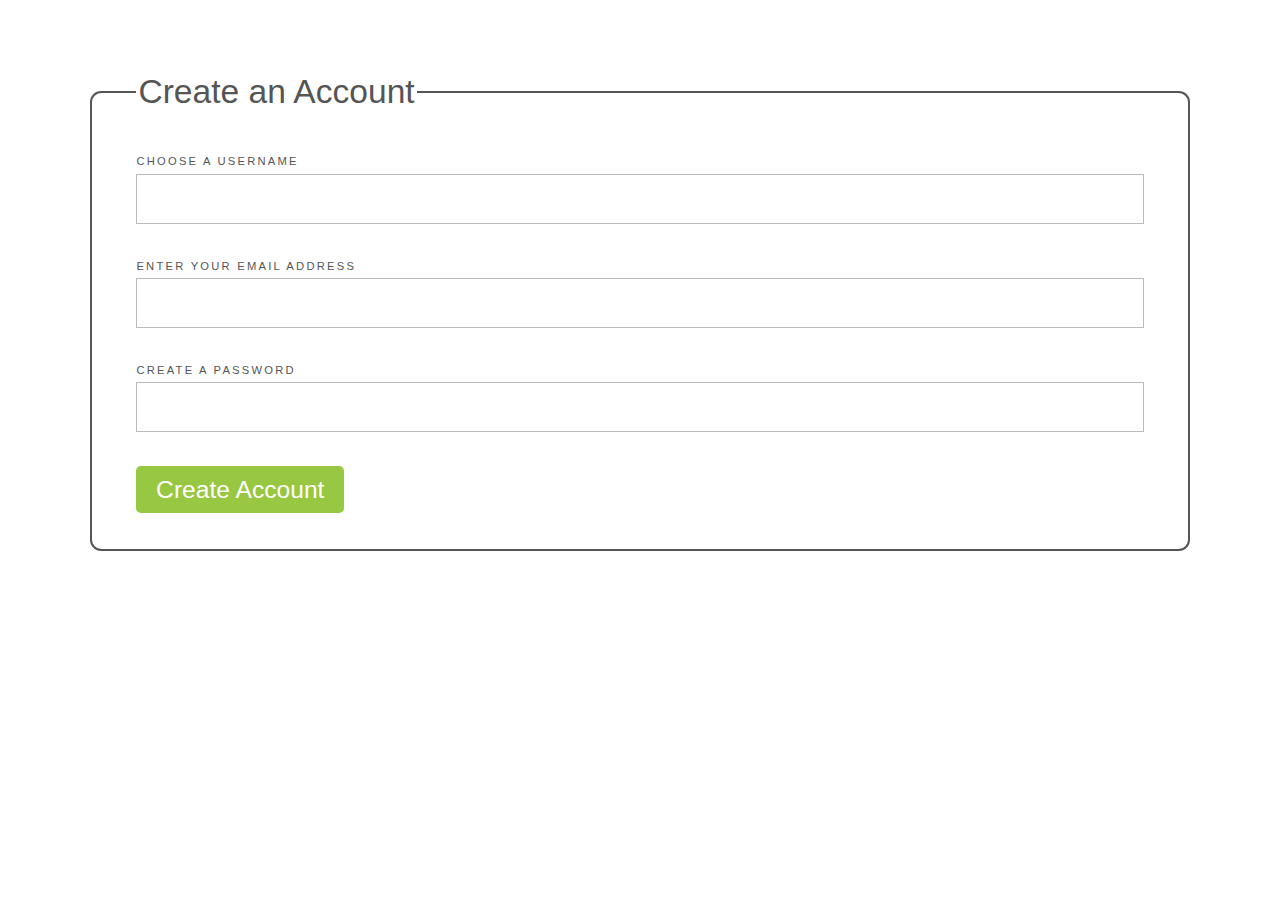
<file: 01_Tooltip/index.html>
<!DOCTYPE html>
<html lang="en">
	<head>
		<meta http-equiv="Content-Type" content="text/html; charset=utf-8" />
		<meta name="viewport" content="width=device-width" />
		<title>Web Accessibility: Getting Started - ARIA Tooltip Example</title>
		<link href="styles.css" rel="stylesheet">
	</head>
	<body>
		<form action="">
			<fieldset>
				<legend>Create an Account</legend>
				<div class="field">
					<label for="name">Choose a Username</label>
					<input type="text" id="name" required="">
				</div>
				<div class="field">
					<label for="email">Enter Your Email Address</label>
					<input type="email" id="email" required="">
				</div>
				<div class="field">
					<label for="password">Create a Password</label>
					<input aria-describedby="password-help" type="password" id="password" required="">
					<div role="tooltip" id="password-help">Must be at least 8 characters long</div>
				</div>
				<button>Create Account</button>
			</fieldset>
		</form>
	</body>
</html>
</file>
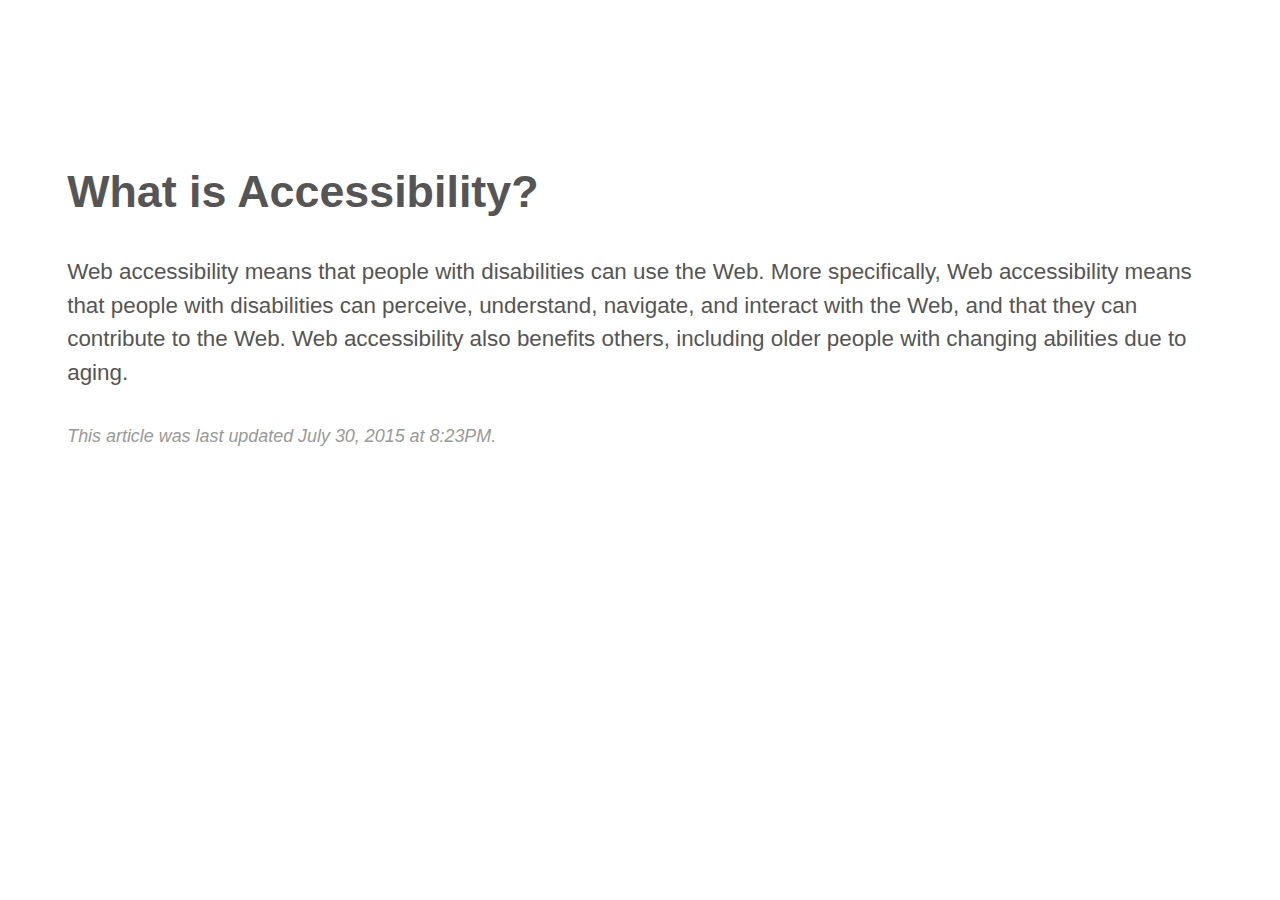
<file: 03_Note/index.html>
<!DOCTYPE html>
<html lang="en">
	<head>
		<meta http-equiv="Content-Type" content="text/html; charset=utf-8" />
		<meta name="viewport" content="width=device-width" />
		<title>Web Accessibility: Getting Started - ARIA Note Example</title>		
		<link href="styles.css" rel="stylesheet">
	</head>
	<body>
		<!-- test comment -->
		<div role="main" aria-labelledby="title">
			<h1 id="title">What is Accessibility?</h1>
			<p>
				Web accessibility means that people with disabilities can use the Web. 
				More specifically, Web accessibility means that people with disabilities 
				can perceive, understand, navigate, and interact with the Web, and that 
				they can contribute to the Web. Web accessibility also benefits others, 
				including older people with changing abilities due to aging.
			</p>
		</div>
		<div role="note">
			This article was last updated July 30, 2015 at 8:23PM. 
		</div>
	</body>
</html>
</file>
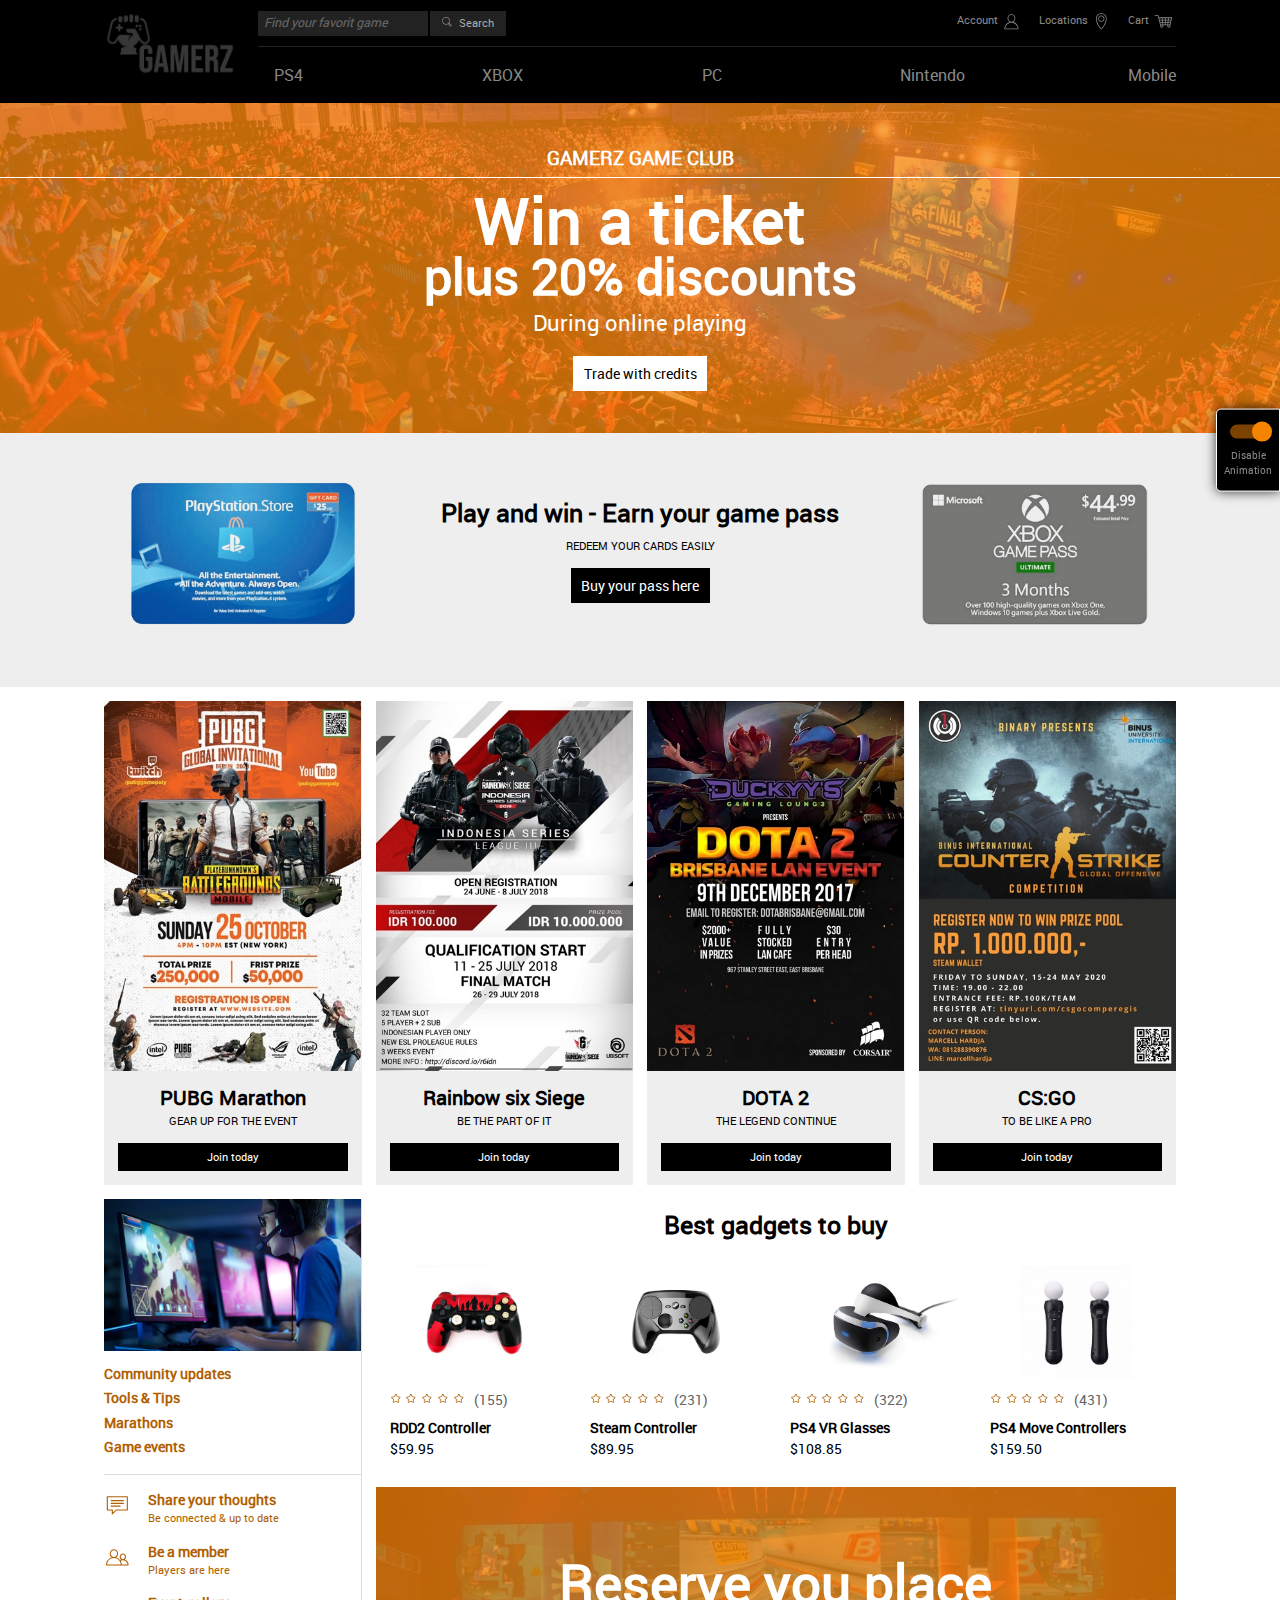
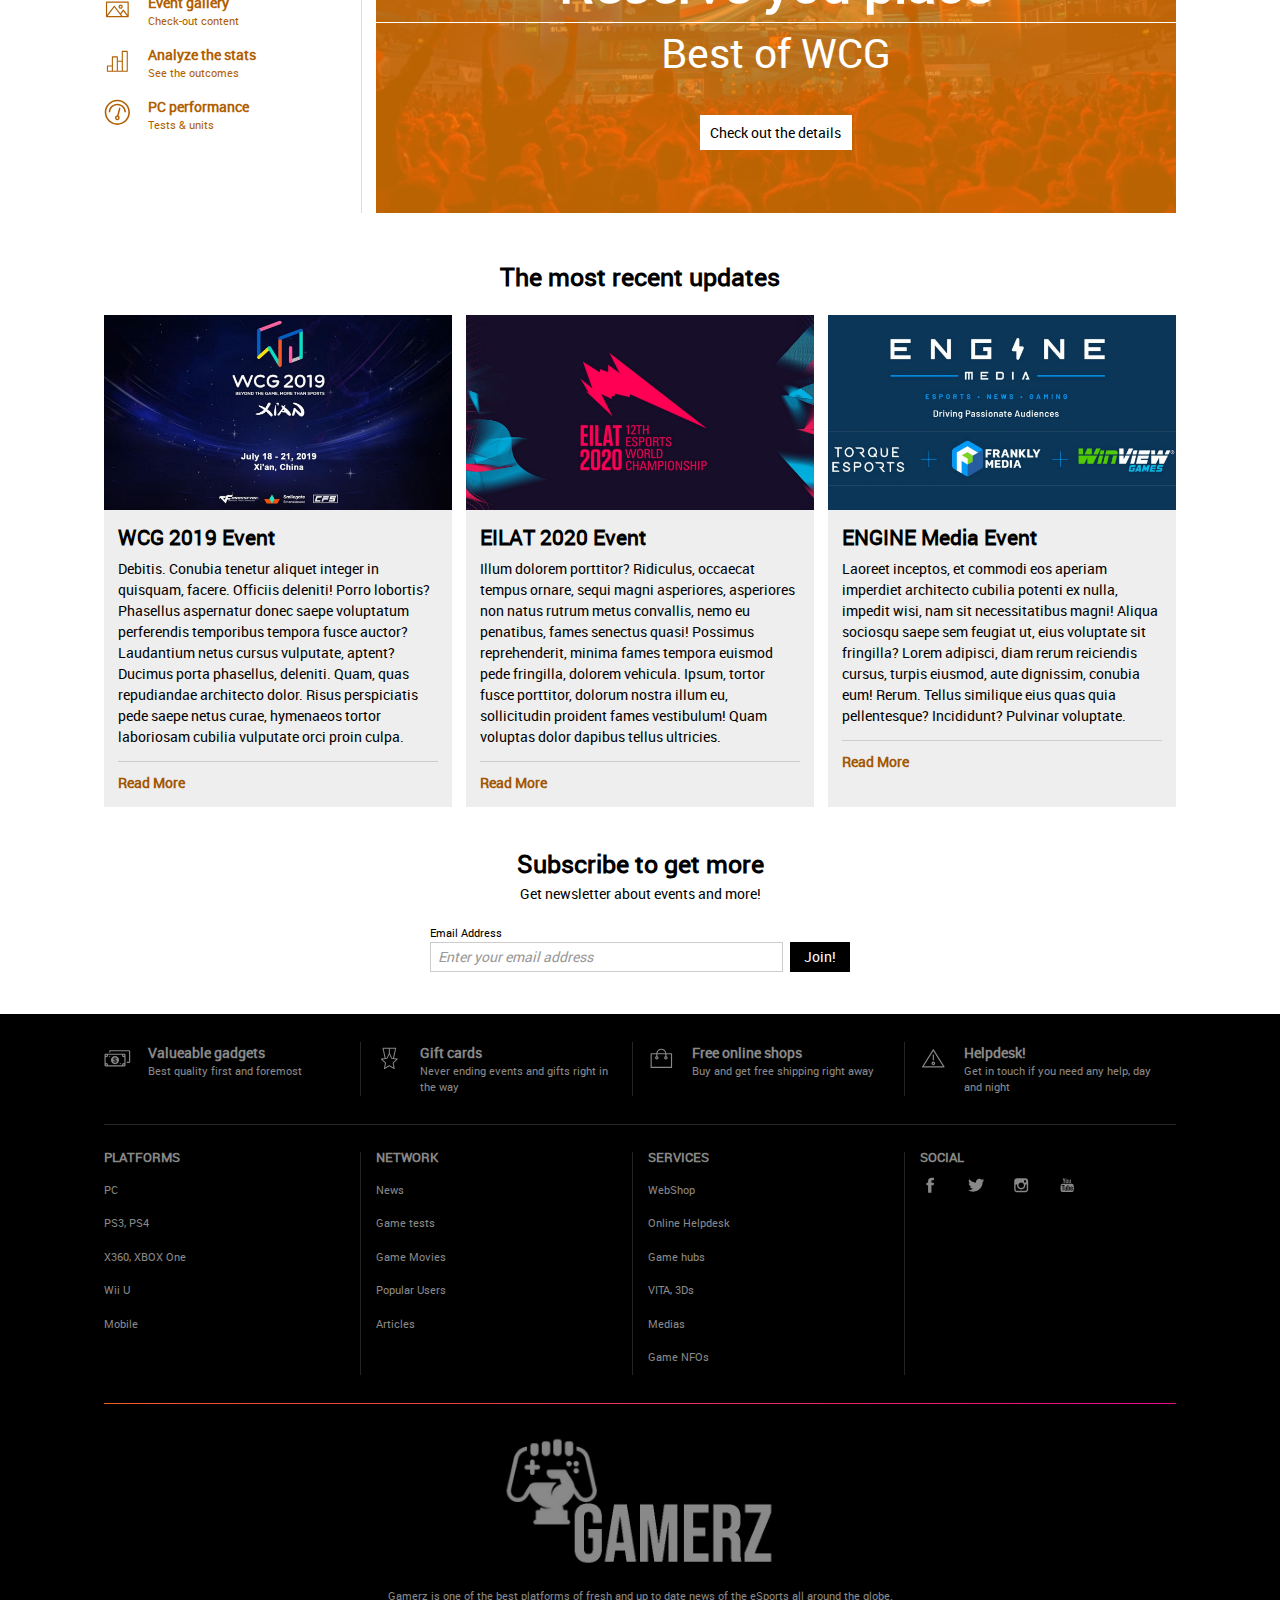
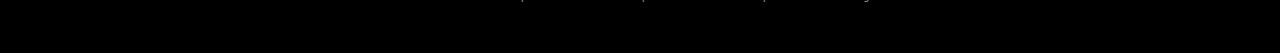
<file: WCAG_website_instance/index.html>
<!DOCTYPE html>
<html lang="en">
  <head>
    <meta charset="UTF-8" />
    <meta name="viewport" content="width=device-width, initial-scale=1.0" />
    <meta http-equiv="X-UA-Compatible" content="ie=edge" />
    <title>Home page | Gamerz Game Club</title>
    <link rel="stylesheet" href="assets/css/main.css" />
    <link rel="stylesheet" href="assets/css/home.css" />
  </head>
  <body id="page-body" class="page__animation--enabled">
    <div class="container page__skipLinkContainer">
      <a href="#mainContent" class="page__skipLink">
        Skip to main content
      </a>
    </div>
    <button id="page-animation-toggle" class="page__toggleAnimation" onclick="toggleAnimation()">
      Disable Animation
    </button>
    <header class="pageHead">
      <div class="container pageHead__container">
        <a href="index.html" class="pageHead__logo">
          <img src="assets/images/_gamerz-logo.png" alt="Gamerz logo" />
        </a>
        <div class="pageHead__content">
          <form role="search" class="pageHead__search">
            <label for="site-search" class="visuallyHidden">
              Search
            </label>
            <input id="site-search" type="search" placeholder="Find your favorit game" maxlength="70" autocomplete="off" class="pageHead__searchField" />
            <button class="pageHead__searchButton">
              <svg aria-hidden="true" viewBox="0 0 24 24" class="pageHead__searchIcon">
                <path d="M18.125,15.804l-4.038-4.037c0.675-1.079,1.012-2.308,1.01-3.534C15.089,4.62,12.199,1.75,8.584,1.75C4.815,1.75,1.982,4.726,2,8.286c0.021,3.577,2.908,6.549,6.578,6.549c1.241,0,2.417-0.347,3.44-0.985l4.032,4.026c0.167,0.166,0.43,0.166,0.596,0l1.479-1.478C18.292,16.234,18.292,15.968,18.125,15.804 M8.578,13.99c-3.198,0-5.716-2.593-5.733-5.71c-0.017-3.084,2.438-5.686,5.74-5.686c3.197,0,5.625,2.493,5.64,5.624C14.242,11.548,11.621,13.99,8.578,13.99 M16.349,16.981l-3.637-3.635c0.131-0.11,0.721-0.695,0.876-0.884l3.642,3.639L16.349,16.981z"/>
              </svg>
              <span class="pageHead__searchLabel">Search</span>
            </button>
          </form>
          <ul class="pageHead__utilities">
            <li class="pageHead__utilitiesItem">
              <a href="form.html" class="pageHead__utilitiesLink">
                <span>Account</span>
                <svg aria-hidden="true" viewBox="0 0 24 24" class="pageHead__utilitiesIcon">
                  <path d="M12.075,10.812c1.358-0.853,2.242-2.507,2.242-4.037c0-2.181-1.795-4.618-4.198-4.618S5.921,4.594,5.921,6.775c0,1.53,0.884,3.185,2.242,4.037c-3.222,0.865-5.6,3.807-5.6,7.298c0,0.23,0.189,0.42,0.42,0.42h14.273c0.23,0,0.42-0.189,0.42-0.42C17.676,14.619,15.297,11.677,12.075,10.812 M6.761,6.775c0-2.162,1.773-3.778,3.358-3.778s3.359,1.616,3.359,3.778c0,2.162-1.774,3.778-3.359,3.778S6.761,8.937,6.761,6.775 M3.415,17.69c0.218-3.51,3.142-6.297,6.704-6.297c3.562,0,6.486,2.787,6.705,6.297H3.415z"></path>
                </svg>
              </a>
            </li>
            <li class="pageHead__utilitiesItem">
              <a href="address.html" class="pageHead__utilitiesLink">
                <span>Locations</span>
                <svg aria-hidden="true" viewBox="0 0 24 24" class="pageHead__utilitiesIcon">
                  <path d="M10,1.375c-3.17,0-5.75,2.548-5.75,5.682c0,6.685,5.259,11.276,5.483,11.469c0.152,0.132,0.382,0.132,0.534,0c0.224-0.193,5.481-4.784,5.483-11.469C15.75,3.923,13.171,1.375,10,1.375 M10,17.653c-1.064-1.024-4.929-5.127-4.929-10.596c0-2.68,2.212-4.861,4.929-4.861s4.929,2.181,4.929,4.861C14.927,12.518,11.063,16.627,10,17.653 M10,3.839c-1.815,0-3.286,1.47-3.286,3.286s1.47,3.286,3.286,3.286s3.286-1.47,3.286-3.286S11.815,3.839,10,3.839 M10,9.589c-1.359,0-2.464-1.105-2.464-2.464S8.641,4.661,10,4.661s2.464,1.105,2.464,2.464S11.359,9.589,10,9.589"></path>
                </svg>
              </a>
            </li>
            <li class="pageHead__utilitiesItem">
              <a href="404.html?basket" class="pageHead__utilitiesLink">
                <span>Cart</span>
                <svg aria-hidden="true" viewBox="0 0 24 24" class="pageHead__utilitiesIcon">
                  <path d="M17.671,13.945l0.003,0.002l1.708-7.687l-0.008-0.002c0.008-0.033,0.021-0.065,0.021-0.102c0-0.236-0.191-0.428-0.427-0.428H5.276L4.67,3.472L4.665,3.473c-0.053-0.175-0.21-0.306-0.403-0.306H1.032c-0.236,0-0.427,0.191-0.427,0.427c0,0.236,0.191,0.428,0.427,0.428h2.902l2.667,9.945l0,0c0.037,0.119,0.125,0.217,0.239,0.268c-0.16,0.26-0.257,0.562-0.257,0.891c0,0.943,0.765,1.707,1.708,1.707S10,16.068,10,15.125c0-0.312-0.09-0.602-0.237-0.855h4.744c-0.146,0.254-0.237,0.543-0.237,0.855c0,0.943,0.766,1.707,1.708,1.707c0.944,0,1.709-0.764,1.709-1.707c0-0.328-0.097-0.631-0.257-0.891C17.55,14.182,17.639,14.074,17.671,13.945 M15.934,6.583h2.502l-0.38,1.709h-2.312L15.934,6.583zM5.505,6.583h2.832l0.189,1.709H5.963L5.505,6.583z M6.65,10.854L6.192,9.146h2.429l0.19,1.708H6.65z M6.879,11.707h2.027l0.189,1.709H7.338L6.879,11.707z M8.292,15.979c-0.472,0-0.854-0.383-0.854-0.854c0-0.473,0.382-0.855,0.854-0.855s0.854,0.383,0.854,0.855C9.146,15.596,8.763,15.979,8.292,15.979 M11.708,13.416H9.955l-0.189-1.709h1.943V13.416z M11.708,10.854H9.67L9.48,9.146h2.228V10.854z M11.708,8.292H9.386l-0.19-1.709h2.512V8.292z M14.315,13.416h-1.753v-1.709h1.942L14.315,13.416zM14.6,10.854h-2.037V9.146h2.227L14.6,10.854z M14.884,8.292h-2.321V6.583h2.512L14.884,8.292z M15.978,15.979c-0.471,0-0.854-0.383-0.854-0.854c0-0.473,0.383-0.855,0.854-0.855c0.473,0,0.854,0.383,0.854,0.855C16.832,15.596,16.45,15.979,15.978,15.979 M16.917,13.416h-1.743l0.189-1.709h1.934L16.917,13.416z M15.458,10.854l0.19-1.708h2.218l-0.38,1.708H15.458z"></path>
                </svg>
              </a>
            </li>
          </ul>
          <nav class="pageHead__nav">
            <h2 class="visuallyHidden">Main Navigation</h2>
            <ul class="pageHead__navList pageHead__navList--primary">
              <li class="pageHead__navItem pageHead__navItem--primary">
                <button aria-controls="page-head-subnav-0" aria-expanded="false" class="pageHead__navLink pageHead__navLink--primary">
                  PS4
                </button>
                <ul id="page-head-subnav-0" class="pageHead__navList pageHead__navList--nested">
                  <li class="pageHead__navItem pageHead__navItem--nested">
                    <a href="404.html?mmo" class="pageHead__navLink pageHead__navLink--nested">
                      MMO
                    </a>
                  </li>
                  <li class="pageHead__navItem pageHead__navItem--nested">
                    <a href="404.html?simulations" class="pageHead__navLink pageHead__navLink--nested">
                      Simulations
                    </a>
                  </li>
                  <li class="pageHead__navItem pageHead__navItem--nested">
                    <a href="404.html?adventures" class="pageHead__navLink pageHead__navLink--nested">
                      Adventures
                    </a>
                  </li>
                  <li class="pageHead__navItem pageHead__navItem--nested">
                    <a href="404.html?rts" class="pageHead__navLink pageHead__navLink--nested">
                      RTS
                    </a>
                  </li>
                  <li class="pageHead__navItem pageHead__navItem--nested">
                    <a href="404.html?puzzle" class="pageHead__navLink pageHead__navLink--nested">
                      Puzzle
                    </a>
                  </li>
                  <li class="pageHead__navItem pageHead__navItem--nested">
                    <a href="404.html?action" class="pageHead__navLink pageHead__navLink--nested">
                      Action
                    </a>
                  </li>
                  <li class="pageHead__navItem pageHead__navItem--nested pageHead__navItem--deals">
                    <a href="404.html?ps4-trades" class="pageHead__navLink pageHead__navLink--nested">
                      <svg aria-hidden="true" viewBox="0 0 24 24" class="pageHead__navIcon">
                        <path d="M17.35,2.219h-5.934c-0.115,0-0.225,0.045-0.307,0.128l-8.762,8.762c-0.171,0.168-0.171,0.443,0,0.611l5.933,5.934c0.167,0.171,0.443,0.169,0.612,0l8.762-8.763c0.083-0.083,0.128-0.192,0.128-0.307V2.651C17.781,2.414,17.587,2.219,17.35,2.219M16.916,8.405l-8.332,8.332l-5.321-5.321l8.333-8.332h5.32V8.405z M13.891,4.367c-0.957,0-1.729,0.772-1.729,1.729c0,0.957,0.771,1.729,1.729,1.729s1.729-0.772,1.729-1.729C15.619,5.14,14.848,4.367,13.891,4.367 M14.502,6.708c-0.326,0.326-0.896,0.326-1.223,0c-0.338-0.342-0.338-0.882,0-1.224c0.342-0.337,0.881-0.337,1.223,0C14.84,5.826,14.84,6.366,14.502,6.708"/>
                      </svg>
                      Trades
                    </a>
                  </li>
                  <li class="pageHead__navItem pageHead__navItem--nested pageHead__navItem--close">
                    <button class="pageHead__navCloseButton" onclick="closeAllSubnavs()">
                      <span class="visuallyHidden">
                        Close
                      </span>
                    </button>
                  </li>
                </ul>
              </li>
              <li class="pageHead__navItem pageHead__navItem--primary">
                <button aria-controls="page-head-subnav-1" aria-expanded="false" class="pageHead__navLink pageHead__navLink--primary">
                  XBOX
                </button>
                <ul id="page-head-subnav-1" class="pageHead__navList pageHead__navList--nested">
                  <li class="pageHead__navItem pageHead__navItem--nested">
                    <a href="404.html?mmo" class="pageHead__navLink pageHead__navLink--nested">
                      MMO
                    </a>
                  </li>
                  <li class="pageHead__navItem pageHead__navItem--nested">
                    <a href="404.html?simulations" class="pageHead__navLink pageHead__navLink--nested">
                      Simulations
                    </a>
                  </li>
                  <li class="pageHead__navItem pageHead__navItem--nested">
                    <a href="404.html?adventures" class="pageHead__navLink pageHead__navLink--nested">
                      Adventures
                    </a>
                  </li>
                  <li class="pageHead__navItem pageHead__navItem--nested">
                    <a href="404.html?rts" class="pageHead__navLink pageHead__navLink--nested">
                      RTS
                    </a>
                  </li>
                  <li class="pageHead__navItem pageHead__navItem--nested">
                    <a href="404.html?puzzles" class="pageHead__navLink pageHead__navLink--nested">
                      Puzzle
                    </a>
                  </li>
                  <li class="pageHead__navItem pageHead__navItem--nested">
                    <a href="404.html?tps" class="pageHead__navLink pageHead__navLink--nested">
                      Action
                    </a>
                  </li>
                  <li class="pageHead__navItem pageHead__navItem--nested pageHead__navItem--deals">
                    <a href="404.html?xbox-trades" class="pageHead__navLink pageHead__navLink--nested">
                      <svg aria-hidden="true" viewBox="0 0 24 24" class="pageHead__navIcon">
                        <path d="M17.35,2.219h-5.934c-0.115,0-0.225,0.045-0.307,0.128l-8.762,8.762c-0.171,0.168-0.171,0.443,0,0.611l5.933,5.934c0.167,0.171,0.443,0.169,0.612,0l8.762-8.763c0.083-0.083,0.128-0.192,0.128-0.307V2.651C17.781,2.414,17.587,2.219,17.35,2.219M16.916,8.405l-8.332,8.332l-5.321-5.321l8.333-8.332h5.32V8.405z M13.891,4.367c-0.957,0-1.729,0.772-1.729,1.729c0,0.957,0.771,1.729,1.729,1.729s1.729-0.772,1.729-1.729C15.619,5.14,14.848,4.367,13.891,4.367 M14.502,6.708c-0.326,0.326-0.896,0.326-1.223,0c-0.338-0.342-0.338-0.882,0-1.224c0.342-0.337,0.881-0.337,1.223,0C14.84,5.826,14.84,6.366,14.502,6.708"/>
                      </svg>
                      Trades
                    </a>
                  </li>
                  <li class="pageHead__navItem pageHead__navItem--nested pageHead__navItem--close">
                    <button class="pageHead__navCloseButton" onclick="closeAllSubnavs()">
                      <span class="visuallyHidden">
                        Close
                      </span>
                    </button>
                  </li>
                </ul>
              </li>
              <li class="pageHead__navItem pageHead__navItem--primary">
                <button aria-controls="page-head-subnav-2" aria-expanded="false" class="pageHead__navLink pageHead__navLink--primary">
                  PC
                </button>
                <ul id="page-head-subnav-2" class="pageHead__navList pageHead__navList--nested">
                  <li class="pageHead__navItem pageHead__navItem--nested">
                    <a href="item.html" class="pageHead__navLink pageHead__navLink--nested">
                      MMO
                    </a>
                  </li>
                  <li class="pageHead__navItem pageHead__navItem--nested">
                    <a href="404.html?simulations" class="pageHead__navLink pageHead__navLink--nested">
                      Simulations
                    </a>
                  </li>
                  <li class="pageHead__navItem pageHead__navItem--nested">
                    <a href="404.html?adventures" class="pageHead__navLink pageHead__navLink--nested">
                      Adventures
                    </a>
                  </li>
                  <li class="pageHead__navItem pageHead__navItem--nested">
                    <a href="404.html?rts" class="pageHead__navLink pageHead__navLink--nested">
                      RTS
                    </a>
                  </li>
                  <li class="pageHead__navItem pageHead__navItem--nested">
                    <a href="404.html?puzzle" class="pageHead__navLink pageHead__navLink--nested">
                      Puzzle
                    </a>
                  </li>
                  <li class="pageHead__navItem pageHead__navItem--nested">
                    <a href="404.html?action" class="pageHead__navLink pageHead__navLink--nested">
                      Action
                    </a>
                  </li>
                  <li class="pageHead__navItem pageHead__navItem--nested">
                    <a href="404.html?stealth-shooter" class="pageHead__navLink pageHead__navLink--nested">
                      Stealth Shooter
                    </a>
                  </li>
                  <li class="pageHead__navItem pageHead__navItem--nested pageHead__navItem--deals">
                    <a href="404.html?pc-trades" class="pageHead__navLink pageHead__navLink--nested">
                      <svg aria-hidden="true" viewBox="0 0 24 24" class="pageHead__navIcon">
                        <path d="M17.35,2.219h-5.934c-0.115,0-0.225,0.045-0.307,0.128l-8.762,8.762c-0.171,0.168-0.171,0.443,0,0.611l5.933,5.934c0.167,0.171,0.443,0.169,0.612,0l8.762-8.763c0.083-0.083,0.128-0.192,0.128-0.307V2.651C17.781,2.414,17.587,2.219,17.35,2.219M16.916,8.405l-8.332,8.332l-5.321-5.321l8.333-8.332h5.32V8.405z M13.891,4.367c-0.957,0-1.729,0.772-1.729,1.729c0,0.957,0.771,1.729,1.729,1.729s1.729-0.772,1.729-1.729C15.619,5.14,14.848,4.367,13.891,4.367 M14.502,6.708c-0.326,0.326-0.896,0.326-1.223,0c-0.338-0.342-0.338-0.882,0-1.224c0.342-0.337,0.881-0.337,1.223,0C14.84,5.826,14.84,6.366,14.502,6.708"/>
                      </svg>
                      Trades
                    </a>
                  </li>
                  <li class="pageHead__navItem pageHead__navItem--nested pageHead__navItem--close">
                    <button class="pageHead__navCloseButton" onclick="closeAllSubnavs()">
                      <span class="visuallyHidden">
                        Close
                      </span>
                    </button>
                  </li>
                </ul>
              </li>
              <li class="pageHead__navItem pageHead__navItem--primary">
                <button aria-controls="page-head-subnav-3" aria-expanded="false" class="pageHead__navLink pageHead__navLink--primary">
                  Nintendo
                </button>
                <ul id="page-head-subnav-3" class="pageHead__navList pageHead__navList--nested">
                  <li class="pageHead__navItem pageHead__navItem--nested">
                    <a href="item.html" class="pageHead__navLink pageHead__navLink--nested">
                      Role playing
                    </a>
                  </li>
                  <li class="pageHead__navItem pageHead__navItem--nested">
                    <a href="404.html?strategy" class="pageHead__navLink pageHead__navLink--nested">
                      Strategy
                    </a>
                  </li>
                  <li class="pageHead__navItem pageHead__navItem--nested">
                    <a href="404.html?sport" class="pageHead__navLink pageHead__navLink--nested">
                      Sport
                    </a>
                  </li>
                  <li class="pageHead__navItem pageHead__navItem--nested">
                    <a href="404.html?action" class="pageHead__navLink pageHead__navLink--nested">
                      Action
                    </a>
                  </li>
                  <li class="pageHead__navItem pageHead__navItem--nested">
                    <a href="404.html?adventures" class="pageHead__navLink pageHead__navLink--nested">
                      Adventures
                    </a>
                  </li>
                  <li class="pageHead__navItem pageHead__navItem--nested pageHead__navItem--deals">
                    <a href="404.html?trades" class="pageHead__navLink pageHead__navLink--nested">
                      <svg aria-hidden="true" viewBox="0 0 24 24" class="pageHead__navIcon">
                        <path d="M17.35,2.219h-5.934c-0.115,0-0.225,0.045-0.307,0.128l-8.762,8.762c-0.171,0.168-0.171,0.443,0,0.611l5.933,5.934c0.167,0.171,0.443,0.169,0.612,0l8.762-8.763c0.083-0.083,0.128-0.192,0.128-0.307V2.651C17.781,2.414,17.587,2.219,17.35,2.219M16.916,8.405l-8.332,8.332l-5.321-5.321l8.333-8.332h5.32V8.405z M13.891,4.367c-0.957,0-1.729,0.772-1.729,1.729c0,0.957,0.771,1.729,1.729,1.729s1.729-0.772,1.729-1.729C15.619,5.14,14.848,4.367,13.891,4.367 M14.502,6.708c-0.326,0.326-0.896,0.326-1.223,0c-0.338-0.342-0.338-0.882,0-1.224c0.342-0.337,0.881-0.337,1.223,0C14.84,5.826,14.84,6.366,14.502,6.708"/>
                      </svg>
                      Trades
                    </a>
                  </li>
                  <li class="pageHead__navItem pageHead__navItem--nested pageHead__navItem--close">
                    <button class="pageHead__navCloseButton" onclick="closeAllSubnavs()">
                      <span class="visuallyHidden">
                        Close
                      </span>
                    </button>
                  </li>
                </ul>
              </li>
              <li class="pageHead__navItem pageHead__navItem--primary">
                <a class="pageHead__navLink pageHead__navLink--primary" href="404.html?mobile">
                  Mobile
                </a>
              </li>
            </ul>
          </nav>
        </div>
      </div>
    </header>
    <main id="mainContent" class="pageMain">
      <div class="home__banner">
        <div class="home__bannerContent">
          <h1 class="home__bannerTitle">
            <span class="home__bannerBrand">
              Gamerz Game Club
            </span>
            Win a ticket
            <span class="home__bannerSubtitle">
              plus 20% discounts
            </span>
            <span class="home__bannerMessage">
              During online playing
            </span>
          </h1>
          <a href="404.html?shop-all-deals" class="home__bannerButton">Trade with credits</a>
        </div>
      </div>
      <div class="home__adBlock">
        <div class="container home__adBlockContainer">
          <div class="home__adBlockContent">
            <h2 class="home__adBlockTitle">
              Play and win -
              <span class="home__adBlockHighlight">
                Earn your game pass
              </span>
            </h2>
            <p class="home__adBlockNote">
              Redeem your cards easily
            </p>
            <a href="item.html" class="home__adBlockButton">
              Buy your pass here
            </a>
          </div>
          <img src="assets/images/_xbox-gamePass.png" alt="Men's brown hiking boots" class="home__adBlockImage" />
          <img src="assets/images/_ps4-gamePass.png" alt="Women's gray hiking boots" class="home__adBlockImage" />
        </div>
      </div>
      <div class="container">
        <ul class="home__categories">
          <li class="home__category">
            <img src="assets/images/_flyer-1.jpg" alt="Woman in kayak" />
            <div class="home__categoryContent">
              <h3 class="home__categoryTitle">
                PUBG Marathon
              </h3>
              <p class="home__categoryNote">
                Gear up for the event
              </p>
              <a href="404.html?pubg-marathon" class="home__categoryButton">
                Join today
              </a>
            </div>
          </li>
          <li class="home__category">
            <img src="assets/images/_flyer-2.jpg" alt="Child rock climbing" />
            <div class="home__categoryContent">
              <h3 class="home__categoryTitle">
                Rainbow six Siege
              </h3>
              <p class="home__categoryNote">
                Be the part of it
              </p>
              <a href="404.html?rainbow-six-siege" class="home__categoryButton">
                Join today
              </a>
            </div>
          </li>
          <li class="home__category">
            <img src="assets/images/_flyer-4.jpg" alt="Backpackers looking off into the distance" />
            <div class="home__categoryContent">
              <h3 class="home__categoryTitle">
                DOTA 2
              </h3>
              <p class="home__categoryNote">
                The legend continue
              </p>
              <a href="404.html?dota-2" class="home__categoryButton">
                Join today
              </a>
            </div>
          </li>
          <li class="home__category">
            <img src="assets/images/_flyer-3.jpg" alt="Man rock climbing in shorts" />
            <div class="home__categoryContent">
              <h3 class="home__categoryTitle">
                CS:GO
              </h3>
              <p class="home__categoryNote">
                To be like a PRO
              </p>
              <a href="404.html?cs-go" class="home__categoryButton">
                Join today
              </a>
            </div>
          </li>
        </ul>
      </div>
      <div class="container pageMain__container">
        <div class="pageMain__content">
          <section id="home-featured-products" class="home__featuredProducts">
            <h2 class="home__featuredProductsTitle">Best gadgets to buy</h2>
            <ul class="home__featuredProductsList">
              <li class="home__featuredProductsItem">
                <a href="item.html?red-dead-redemption2-controller" class="home__featuredProductsLink">
                  <img src="assets/images/_gamerItem-1.jpg" alt="" class="home__featuredProductsImage" />
                  <div
                    class="home__featuredProductsRating"
                    title="4.8 out of 5 stars, 491 reviews">
                    <svg aria-hidden="true" viewBox="0 0 24 24" class="home__featuredProductsIcon">
                      <path d="M16.85,7.275l-3.967-0.577l-1.773-3.593c-0.208-0.423-0.639-0.69-1.11-0.69s-0.902,0.267-1.11,0.69L7.116,6.699L3.148,7.275c-0.466,0.068-0.854,0.394-1,0.842c-0.145,0.448-0.023,0.941,0.314,1.27l2.871,2.799l-0.677,3.951c-0.08,0.464,0.112,0.934,0.493,1.211c0.217,0.156,0.472,0.236,0.728,0.236c0.197,0,0.396-0.048,0.577-0.143l3.547-1.864l3.548,1.864c0.18,0.095,0.381,0.143,0.576,0.143c0.256,0,0.512-0.08,0.729-0.236c0.381-0.277,0.572-0.747,0.492-1.211l-0.678-3.951l2.871-2.799c0.338-0.329,0.459-0.821,0.314-1.27C17.705,7.669,17.316,7.343,16.85,7.275z M13.336,11.754l0.787,4.591l-4.124-2.167l-4.124,2.167l0.788-4.591L3.326,8.5l4.612-0.67l2.062-4.177l2.062,4.177l4.613,0.67L13.336,11.754z"/>
                    </svg>
                    <svg aria-hidden="true" viewBox="0 0 24 24" class="home__featuredProductsIcon">
                      <path d="M16.85,7.275l-3.967-0.577l-1.773-3.593c-0.208-0.423-0.639-0.69-1.11-0.69s-0.902,0.267-1.11,0.69L7.116,6.699L3.148,7.275c-0.466,0.068-0.854,0.394-1,0.842c-0.145,0.448-0.023,0.941,0.314,1.27l2.871,2.799l-0.677,3.951c-0.08,0.464,0.112,0.934,0.493,1.211c0.217,0.156,0.472,0.236,0.728,0.236c0.197,0,0.396-0.048,0.577-0.143l3.547-1.864l3.548,1.864c0.18,0.095,0.381,0.143,0.576,0.143c0.256,0,0.512-0.08,0.729-0.236c0.381-0.277,0.572-0.747,0.492-1.211l-0.678-3.951l2.871-2.799c0.338-0.329,0.459-0.821,0.314-1.27C17.705,7.669,17.316,7.343,16.85,7.275z M13.336,11.754l0.787,4.591l-4.124-2.167l-4.124,2.167l0.788-4.591L3.326,8.5l4.612-0.67l2.062-4.177l2.062,4.177l4.613,0.67L13.336,11.754z"/>
                    </svg>
                    <svg aria-hidden="true" viewBox="0 0 24 24" class="home__featuredProductsIcon">
                      <path d="M16.85,7.275l-3.967-0.577l-1.773-3.593c-0.208-0.423-0.639-0.69-1.11-0.69s-0.902,0.267-1.11,0.69L7.116,6.699L3.148,7.275c-0.466,0.068-0.854,0.394-1,0.842c-0.145,0.448-0.023,0.941,0.314,1.27l2.871,2.799l-0.677,3.951c-0.08,0.464,0.112,0.934,0.493,1.211c0.217,0.156,0.472,0.236,0.728,0.236c0.197,0,0.396-0.048,0.577-0.143l3.547-1.864l3.548,1.864c0.18,0.095,0.381,0.143,0.576,0.143c0.256,0,0.512-0.08,0.729-0.236c0.381-0.277,0.572-0.747,0.492-1.211l-0.678-3.951l2.871-2.799c0.338-0.329,0.459-0.821,0.314-1.27C17.705,7.669,17.316,7.343,16.85,7.275z M13.336,11.754l0.787,4.591l-4.124-2.167l-4.124,2.167l0.788-4.591L3.326,8.5l4.612-0.67l2.062-4.177l2.062,4.177l4.613,0.67L13.336,11.754z"/>
                    </svg>
                    <svg aria-hidden="true" viewBox="0 0 24 24" class="home__featuredProductsIcon">
                      <path d="M16.85,7.275l-3.967-0.577l-1.773-3.593c-0.208-0.423-0.639-0.69-1.11-0.69s-0.902,0.267-1.11,0.69L7.116,6.699L3.148,7.275c-0.466,0.068-0.854,0.394-1,0.842c-0.145,0.448-0.023,0.941,0.314,1.27l2.871,2.799l-0.677,3.951c-0.08,0.464,0.112,0.934,0.493,1.211c0.217,0.156,0.472,0.236,0.728,0.236c0.197,0,0.396-0.048,0.577-0.143l3.547-1.864l3.548,1.864c0.18,0.095,0.381,0.143,0.576,0.143c0.256,0,0.512-0.08,0.729-0.236c0.381-0.277,0.572-0.747,0.492-1.211l-0.678-3.951l2.871-2.799c0.338-0.329,0.459-0.821,0.314-1.27C17.705,7.669,17.316,7.343,16.85,7.275z M13.336,11.754l0.787,4.591l-4.124-2.167l-4.124,2.167l0.788-4.591L3.326,8.5l4.612-0.67l2.062-4.177l2.062,4.177l4.613,0.67L13.336,11.754z"/>
                    </svg>
                    <svg aria-hidden="true" viewBox="0 0 24 24" class="home__featuredProductsIcon">
                      <path d="M16.85,7.275l-3.967-0.577l-1.773-3.593c-0.208-0.423-0.639-0.69-1.11-0.69s-0.902,0.267-1.11,0.69L7.116,6.699L3.148,7.275c-0.466,0.068-0.854,0.394-1,0.842c-0.145,0.448-0.023,0.941,0.314,1.27l2.871,2.799l-0.677,3.951c-0.08,0.464,0.112,0.934,0.493,1.211c0.217,0.156,0.472,0.236,0.728,0.236c0.197,0,0.396-0.048,0.577-0.143l3.547-1.864l3.548,1.864c0.18,0.095,0.381,0.143,0.576,0.143c0.256,0,0.512-0.08,0.729-0.236c0.381-0.277,0.572-0.747,0.492-1.211l-0.678-3.951l2.871-2.799c0.338-0.329,0.459-0.821,0.314-1.27C17.705,7.669,17.316,7.343,16.85,7.275z M13.336,11.754l0.787,4.591l-4.124-2.167l-4.124,2.167l0.788-4.591L3.326,8.5l4.612-0.67l2.062-4.177l2.062,4.177l4.613,0.67L13.336,11.754z"/>
                    </svg>
                    <div aria-hidden="true" class="home__featuredProductsRatingCount">
                      (155)
                    </div>
                  </div>
                  <strong class="home__featuredProductsName">
                    RDD2 Controller
                  </strong>
                  <em class="home__featuredProductsPrice">
                    $59.95
                  </em>
                </a>
              </li>
              <li class="home__featuredProductsItem">
                <a href="item.html?steam-controller" class="home__featuredProductsLink">
                  <img src="assets/images/_gamerItem-2.jpg" alt="" class="home__featuredProductsImage" />
                  <div
                    class="home__featuredProductsRating"
                    title="4.6 out of 5 stars, 84 reviews">
                    <svg aria-hidden="true" viewBox="0 0 24 24" class="home__featuredProductsIcon">
                      <path d="M16.85,7.275l-3.967-0.577l-1.773-3.593c-0.208-0.423-0.639-0.69-1.11-0.69s-0.902,0.267-1.11,0.69L7.116,6.699L3.148,7.275c-0.466,0.068-0.854,0.394-1,0.842c-0.145,0.448-0.023,0.941,0.314,1.27l2.871,2.799l-0.677,3.951c-0.08,0.464,0.112,0.934,0.493,1.211c0.217,0.156,0.472,0.236,0.728,0.236c0.197,0,0.396-0.048,0.577-0.143l3.547-1.864l3.548,1.864c0.18,0.095,0.381,0.143,0.576,0.143c0.256,0,0.512-0.08,0.729-0.236c0.381-0.277,0.572-0.747,0.492-1.211l-0.678-3.951l2.871-2.799c0.338-0.329,0.459-0.821,0.314-1.27C17.705,7.669,17.316,7.343,16.85,7.275z M13.336,11.754l0.787,4.591l-4.124-2.167l-4.124,2.167l0.788-4.591L3.326,8.5l4.612-0.67l2.062-4.177l2.062,4.177l4.613,0.67L13.336,11.754z"/>
                    </svg>
                    <svg aria-hidden="true" viewBox="0 0 24 24" class="home__featuredProductsIcon">
                      <path d="M16.85,7.275l-3.967-0.577l-1.773-3.593c-0.208-0.423-0.639-0.69-1.11-0.69s-0.902,0.267-1.11,0.69L7.116,6.699L3.148,7.275c-0.466,0.068-0.854,0.394-1,0.842c-0.145,0.448-0.023,0.941,0.314,1.27l2.871,2.799l-0.677,3.951c-0.08,0.464,0.112,0.934,0.493,1.211c0.217,0.156,0.472,0.236,0.728,0.236c0.197,0,0.396-0.048,0.577-0.143l3.547-1.864l3.548,1.864c0.18,0.095,0.381,0.143,0.576,0.143c0.256,0,0.512-0.08,0.729-0.236c0.381-0.277,0.572-0.747,0.492-1.211l-0.678-3.951l2.871-2.799c0.338-0.329,0.459-0.821,0.314-1.27C17.705,7.669,17.316,7.343,16.85,7.275z M13.336,11.754l0.787,4.591l-4.124-2.167l-4.124,2.167l0.788-4.591L3.326,8.5l4.612-0.67l2.062-4.177l2.062,4.177l4.613,0.67L13.336,11.754z"/>
                    </svg>
                    <svg aria-hidden="true" viewBox="0 0 24 24" class="home__featuredProductsIcon">
                      <path d="M16.85,7.275l-3.967-0.577l-1.773-3.593c-0.208-0.423-0.639-0.69-1.11-0.69s-0.902,0.267-1.11,0.69L7.116,6.699L3.148,7.275c-0.466,0.068-0.854,0.394-1,0.842c-0.145,0.448-0.023,0.941,0.314,1.27l2.871,2.799l-0.677,3.951c-0.08,0.464,0.112,0.934,0.493,1.211c0.217,0.156,0.472,0.236,0.728,0.236c0.197,0,0.396-0.048,0.577-0.143l3.547-1.864l3.548,1.864c0.18,0.095,0.381,0.143,0.576,0.143c0.256,0,0.512-0.08,0.729-0.236c0.381-0.277,0.572-0.747,0.492-1.211l-0.678-3.951l2.871-2.799c0.338-0.329,0.459-0.821,0.314-1.27C17.705,7.669,17.316,7.343,16.85,7.275z M13.336,11.754l0.787,4.591l-4.124-2.167l-4.124,2.167l0.788-4.591L3.326,8.5l4.612-0.67l2.062-4.177l2.062,4.177l4.613,0.67L13.336,11.754z"/>
                    </svg>
                    <svg aria-hidden="true" viewBox="0 0 24 24" class="home__featuredProductsIcon">
                      <path d="M16.85,7.275l-3.967-0.577l-1.773-3.593c-0.208-0.423-0.639-0.69-1.11-0.69s-0.902,0.267-1.11,0.69L7.116,6.699L3.148,7.275c-0.466,0.068-0.854,0.394-1,0.842c-0.145,0.448-0.023,0.941,0.314,1.27l2.871,2.799l-0.677,3.951c-0.08,0.464,0.112,0.934,0.493,1.211c0.217,0.156,0.472,0.236,0.728,0.236c0.197,0,0.396-0.048,0.577-0.143l3.547-1.864l3.548,1.864c0.18,0.095,0.381,0.143,0.576,0.143c0.256,0,0.512-0.08,0.729-0.236c0.381-0.277,0.572-0.747,0.492-1.211l-0.678-3.951l2.871-2.799c0.338-0.329,0.459-0.821,0.314-1.27C17.705,7.669,17.316,7.343,16.85,7.275z M13.336,11.754l0.787,4.591l-4.124-2.167l-4.124,2.167l0.788-4.591L3.326,8.5l4.612-0.67l2.062-4.177l2.062,4.177l4.613,0.67L13.336,11.754z"/>
                    </svg>
                    <svg aria-hidden="true" viewBox="0 0 24 24" class="home__featuredProductsIcon">
                      <path d="M16.85,7.275l-3.967-0.577l-1.773-3.593c-0.208-0.423-0.639-0.69-1.11-0.69s-0.902,0.267-1.11,0.69L7.116,6.699L3.148,7.275c-0.466,0.068-0.854,0.394-1,0.842c-0.145,0.448-0.023,0.941,0.314,1.27l2.871,2.799l-0.677,3.951c-0.08,0.464,0.112,0.934,0.493,1.211c0.217,0.156,0.472,0.236,0.728,0.236c0.197,0,0.396-0.048,0.577-0.143l3.547-1.864l3.548,1.864c0.18,0.095,0.381,0.143,0.576,0.143c0.256,0,0.512-0.08,0.729-0.236c0.381-0.277,0.572-0.747,0.492-1.211l-0.678-3.951l2.871-2.799c0.338-0.329,0.459-0.821,0.314-1.27C17.705,7.669,17.316,7.343,16.85,7.275z M13.336,11.754l0.787,4.591l-4.124-2.167l-4.124,2.167l0.788-4.591L3.326,8.5l4.612-0.67l2.062-4.177l2.062,4.177l4.613,0.67L13.336,11.754z"/>
                    </svg>
                    <div aria-hidden="true" class="home__featuredProductsRatingCount">
                      (231)
                    </div>
                  </div>
                  <strong class="home__featuredProductsName">
                    Steam Controller
                  </strong>
                  <em class="home__featuredProductsPrice">
                    $89.95
                  </em>
                </a>
              </li>
              <li class="home__featuredProductsItem">
                <a href="item.html?ps4-vr-glasses" class="home__featuredProductsLink">
                  <img src="assets/images/_gamerItem-3.jpg" alt="" class="home__featuredProductsImage" />
                  <div
                    class="home__featuredProductsRating"
                    title="4.7 out of 5 stars, 712 reviews">
                    <svg aria-hidden="true" viewBox="0 0 24 24" class="home__featuredProductsIcon">
                      <path d="M16.85,7.275l-3.967-0.577l-1.773-3.593c-0.208-0.423-0.639-0.69-1.11-0.69s-0.902,0.267-1.11,0.69L7.116,6.699L3.148,7.275c-0.466,0.068-0.854,0.394-1,0.842c-0.145,0.448-0.023,0.941,0.314,1.27l2.871,2.799l-0.677,3.951c-0.08,0.464,0.112,0.934,0.493,1.211c0.217,0.156,0.472,0.236,0.728,0.236c0.197,0,0.396-0.048,0.577-0.143l3.547-1.864l3.548,1.864c0.18,0.095,0.381,0.143,0.576,0.143c0.256,0,0.512-0.08,0.729-0.236c0.381-0.277,0.572-0.747,0.492-1.211l-0.678-3.951l2.871-2.799c0.338-0.329,0.459-0.821,0.314-1.27C17.705,7.669,17.316,7.343,16.85,7.275z M13.336,11.754l0.787,4.591l-4.124-2.167l-4.124,2.167l0.788-4.591L3.326,8.5l4.612-0.67l2.062-4.177l2.062,4.177l4.613,0.67L13.336,11.754z"/>
                    </svg>
                    <svg aria-hidden="true" viewBox="0 0 24 24" class="home__featuredProductsIcon">
                      <path d="M16.85,7.275l-3.967-0.577l-1.773-3.593c-0.208-0.423-0.639-0.69-1.11-0.69s-0.902,0.267-1.11,0.69L7.116,6.699L3.148,7.275c-0.466,0.068-0.854,0.394-1,0.842c-0.145,0.448-0.023,0.941,0.314,1.27l2.871,2.799l-0.677,3.951c-0.08,0.464,0.112,0.934,0.493,1.211c0.217,0.156,0.472,0.236,0.728,0.236c0.197,0,0.396-0.048,0.577-0.143l3.547-1.864l3.548,1.864c0.18,0.095,0.381,0.143,0.576,0.143c0.256,0,0.512-0.08,0.729-0.236c0.381-0.277,0.572-0.747,0.492-1.211l-0.678-3.951l2.871-2.799c0.338-0.329,0.459-0.821,0.314-1.27C17.705,7.669,17.316,7.343,16.85,7.275z M13.336,11.754l0.787,4.591l-4.124-2.167l-4.124,2.167l0.788-4.591L3.326,8.5l4.612-0.67l2.062-4.177l2.062,4.177l4.613,0.67L13.336,11.754z"/>
                    </svg>
                    <svg aria-hidden="true" viewBox="0 0 24 24" class="home__featuredProductsIcon">
                      <path d="M16.85,7.275l-3.967-0.577l-1.773-3.593c-0.208-0.423-0.639-0.69-1.11-0.69s-0.902,0.267-1.11,0.69L7.116,6.699L3.148,7.275c-0.466,0.068-0.854,0.394-1,0.842c-0.145,0.448-0.023,0.941,0.314,1.27l2.871,2.799l-0.677,3.951c-0.08,0.464,0.112,0.934,0.493,1.211c0.217,0.156,0.472,0.236,0.728,0.236c0.197,0,0.396-0.048,0.577-0.143l3.547-1.864l3.548,1.864c0.18,0.095,0.381,0.143,0.576,0.143c0.256,0,0.512-0.08,0.729-0.236c0.381-0.277,0.572-0.747,0.492-1.211l-0.678-3.951l2.871-2.799c0.338-0.329,0.459-0.821,0.314-1.27C17.705,7.669,17.316,7.343,16.85,7.275z M13.336,11.754l0.787,4.591l-4.124-2.167l-4.124,2.167l0.788-4.591L3.326,8.5l4.612-0.67l2.062-4.177l2.062,4.177l4.613,0.67L13.336,11.754z"/>
                    </svg>
                    <svg aria-hidden="true" viewBox="0 0 24 24" class="home__featuredProductsIcon">
                      <path d="M16.85,7.275l-3.967-0.577l-1.773-3.593c-0.208-0.423-0.639-0.69-1.11-0.69s-0.902,0.267-1.11,0.69L7.116,6.699L3.148,7.275c-0.466,0.068-0.854,0.394-1,0.842c-0.145,0.448-0.023,0.941,0.314,1.27l2.871,2.799l-0.677,3.951c-0.08,0.464,0.112,0.934,0.493,1.211c0.217,0.156,0.472,0.236,0.728,0.236c0.197,0,0.396-0.048,0.577-0.143l3.547-1.864l3.548,1.864c0.18,0.095,0.381,0.143,0.576,0.143c0.256,0,0.512-0.08,0.729-0.236c0.381-0.277,0.572-0.747,0.492-1.211l-0.678-3.951l2.871-2.799c0.338-0.329,0.459-0.821,0.314-1.27C17.705,7.669,17.316,7.343,16.85,7.275z M13.336,11.754l0.787,4.591l-4.124-2.167l-4.124,2.167l0.788-4.591L3.326,8.5l4.612-0.67l2.062-4.177l2.062,4.177l4.613,0.67L13.336,11.754z"/>
                    </svg>
                    <svg aria-hidden="true" viewBox="0 0 24 24" class="home__featuredProductsIcon">
                      <path d="M16.85,7.275l-3.967-0.577l-1.773-3.593c-0.208-0.423-0.639-0.69-1.11-0.69s-0.902,0.267-1.11,0.69L7.116,6.699L3.148,7.275c-0.466,0.068-0.854,0.394-1,0.842c-0.145,0.448-0.023,0.941,0.314,1.27l2.871,2.799l-0.677,3.951c-0.08,0.464,0.112,0.934,0.493,1.211c0.217,0.156,0.472,0.236,0.728,0.236c0.197,0,0.396-0.048,0.577-0.143l3.547-1.864l3.548,1.864c0.18,0.095,0.381,0.143,0.576,0.143c0.256,0,0.512-0.08,0.729-0.236c0.381-0.277,0.572-0.747,0.492-1.211l-0.678-3.951l2.871-2.799c0.338-0.329,0.459-0.821,0.314-1.27C17.705,7.669,17.316,7.343,16.85,7.275z M13.336,11.754l0.787,4.591l-4.124-2.167l-4.124,2.167l0.788-4.591L3.326,8.5l4.612-0.67l2.062-4.177l2.062,4.177l4.613,0.67L13.336,11.754z"/>
                    </svg>
                    <div aria-hidden="true" class="home__featuredProductsRatingCount">
                      (322)
                    </div>
                  </div>
                  <strong class="home__featuredProductsName">
                    PS4 VR Glasses
                  </strong>
                  <em class="home__featuredProductsPrice">
                    $108.85
                  </em>
                </a>
              </li>
              <li class="home__featuredProductsItem">
                <a href="item.html?ps4-move-controllers" class="home__featuredProductsLink">
                  <img src="assets/images/_gamerItem-4.jpg" alt="" class="home__featuredProductsImage" />
                  <div
                    class="home__featuredProductsRating"
                    title="4.9 out of 5 stars, 231 reviews">
                    <svg aria-hidden="true" viewBox="0 0 24 24" class="home__featuredProductsIcon">
                      <path d="M16.85,7.275l-3.967-0.577l-1.773-3.593c-0.208-0.423-0.639-0.69-1.11-0.69s-0.902,0.267-1.11,0.69L7.116,6.699L3.148,7.275c-0.466,0.068-0.854,0.394-1,0.842c-0.145,0.448-0.023,0.941,0.314,1.27l2.871,2.799l-0.677,3.951c-0.08,0.464,0.112,0.934,0.493,1.211c0.217,0.156,0.472,0.236,0.728,0.236c0.197,0,0.396-0.048,0.577-0.143l3.547-1.864l3.548,1.864c0.18,0.095,0.381,0.143,0.576,0.143c0.256,0,0.512-0.08,0.729-0.236c0.381-0.277,0.572-0.747,0.492-1.211l-0.678-3.951l2.871-2.799c0.338-0.329,0.459-0.821,0.314-1.27C17.705,7.669,17.316,7.343,16.85,7.275z M13.336,11.754l0.787,4.591l-4.124-2.167l-4.124,2.167l0.788-4.591L3.326,8.5l4.612-0.67l2.062-4.177l2.062,4.177l4.613,0.67L13.336,11.754z"/>
                    </svg>
                    <svg aria-hidden="true" viewBox="0 0 24 24" class="home__featuredProductsIcon">
                      <path d="M16.85,7.275l-3.967-0.577l-1.773-3.593c-0.208-0.423-0.639-0.69-1.11-0.69s-0.902,0.267-1.11,0.69L7.116,6.699L3.148,7.275c-0.466,0.068-0.854,0.394-1,0.842c-0.145,0.448-0.023,0.941,0.314,1.27l2.871,2.799l-0.677,3.951c-0.08,0.464,0.112,0.934,0.493,1.211c0.217,0.156,0.472,0.236,0.728,0.236c0.197,0,0.396-0.048,0.577-0.143l3.547-1.864l3.548,1.864c0.18,0.095,0.381,0.143,0.576,0.143c0.256,0,0.512-0.08,0.729-0.236c0.381-0.277,0.572-0.747,0.492-1.211l-0.678-3.951l2.871-2.799c0.338-0.329,0.459-0.821,0.314-1.27C17.705,7.669,17.316,7.343,16.85,7.275z M13.336,11.754l0.787,4.591l-4.124-2.167l-4.124,2.167l0.788-4.591L3.326,8.5l4.612-0.67l2.062-4.177l2.062,4.177l4.613,0.67L13.336,11.754z"/>
                    </svg>
                    <svg aria-hidden="true" viewBox="0 0 24 24" class="home__featuredProductsIcon">
                      <path d="M16.85,7.275l-3.967-0.577l-1.773-3.593c-0.208-0.423-0.639-0.69-1.11-0.69s-0.902,0.267-1.11,0.69L7.116,6.699L3.148,7.275c-0.466,0.068-0.854,0.394-1,0.842c-0.145,0.448-0.023,0.941,0.314,1.27l2.871,2.799l-0.677,3.951c-0.08,0.464,0.112,0.934,0.493,1.211c0.217,0.156,0.472,0.236,0.728,0.236c0.197,0,0.396-0.048,0.577-0.143l3.547-1.864l3.548,1.864c0.18,0.095,0.381,0.143,0.576,0.143c0.256,0,0.512-0.08,0.729-0.236c0.381-0.277,0.572-0.747,0.492-1.211l-0.678-3.951l2.871-2.799c0.338-0.329,0.459-0.821,0.314-1.27C17.705,7.669,17.316,7.343,16.85,7.275z M13.336,11.754l0.787,4.591l-4.124-2.167l-4.124,2.167l0.788-4.591L3.326,8.5l4.612-0.67l2.062-4.177l2.062,4.177l4.613,0.67L13.336,11.754z"/>
                    </svg>
                    <svg aria-hidden="true" viewBox="0 0 24 24" class="home__featuredProductsIcon">
                      <path d="M16.85,7.275l-3.967-0.577l-1.773-3.593c-0.208-0.423-0.639-0.69-1.11-0.69s-0.902,0.267-1.11,0.69L7.116,6.699L3.148,7.275c-0.466,0.068-0.854,0.394-1,0.842c-0.145,0.448-0.023,0.941,0.314,1.27l2.871,2.799l-0.677,3.951c-0.08,0.464,0.112,0.934,0.493,1.211c0.217,0.156,0.472,0.236,0.728,0.236c0.197,0,0.396-0.048,0.577-0.143l3.547-1.864l3.548,1.864c0.18,0.095,0.381,0.143,0.576,0.143c0.256,0,0.512-0.08,0.729-0.236c0.381-0.277,0.572-0.747,0.492-1.211l-0.678-3.951l2.871-2.799c0.338-0.329,0.459-0.821,0.314-1.27C17.705,7.669,17.316,7.343,16.85,7.275z M13.336,11.754l0.787,4.591l-4.124-2.167l-4.124,2.167l0.788-4.591L3.326,8.5l4.612-0.67l2.062-4.177l2.062,4.177l4.613,0.67L13.336,11.754z"/>
                    </svg>
                    <svg aria-hidden="true" viewBox="0 0 24 24" class="home__featuredProductsIcon">
                      <path d="M16.85,7.275l-3.967-0.577l-1.773-3.593c-0.208-0.423-0.639-0.69-1.11-0.69s-0.902,0.267-1.11,0.69L7.116,6.699L3.148,7.275c-0.466,0.068-0.854,0.394-1,0.842c-0.145,0.448-0.023,0.941,0.314,1.27l2.871,2.799l-0.677,3.951c-0.08,0.464,0.112,0.934,0.493,1.211c0.217,0.156,0.472,0.236,0.728,0.236c0.197,0,0.396-0.048,0.577-0.143l3.547-1.864l3.548,1.864c0.18,0.095,0.381,0.143,0.576,0.143c0.256,0,0.512-0.08,0.729-0.236c0.381-0.277,0.572-0.747,0.492-1.211l-0.678-3.951l2.871-2.799c0.338-0.329,0.459-0.821,0.314-1.27C17.705,7.669,17.316,7.343,16.85,7.275z M13.336,11.754l0.787,4.591l-4.124-2.167l-4.124,2.167l0.788-4.591L3.326,8.5l4.612-0.67l2.062-4.177l2.062,4.177l4.613,0.67L13.336,11.754z"/>
                    </svg>
                    <div aria-hidden="true" class="home__featuredProductsRatingCount">
                      (431)
                    </div>
                  </div>
                  <strong class="home__featuredProductsName">
                    PS4 Move Controllers
                  </strong>
                  <em class="home__featuredProductsPrice">
                    $159.50
                  </em>
                </a>
              </li>
            </ul>
          </section>
          <figure class="home__review">
            <div class="home__reviewImageContainer">
              <img src="assets/images/_flyer-6.jpg" alt="Asphalt National Park mountain range" class="home__reviewImage" />
            </div>
            <figcaption class="home__reviewCaption">
              <h2 class="home__reviewTitle">Reserve you place</h2>
              <p class="home__reviewMessage">
                Best of WCG
              </p>
              <a href="404.html?check-out-the-details" class="home__reviewButton">
                Check out the details
              </a>
            </figcaption>
          </figure>
        </div>
        <aside class="pageMain__sidebar">
          <div class="pageMain__sidebarCategory">
            <img src="assets/images/_flyer-5.jpg" alt="Backpackers on a rock looking into the sunset" />
            <div class="pageMain__sidebarContent">
              <ul class="pageMain__sidebarTextNav">
                <li class="pageMain__sidebarTextNavItem">
                  <a href="404.html?community-updates" class="pageMain__sidebarTextNavLink">
                    Community updates
                  </a>
                </li>
                <li class="pageMain__sidebarTextNavItem">
                  <a href="404.html?tools-and-tips" class="pageMain__sidebarTextNavLink">
                    Tools &amp; Tips
                  </a>
                </li>
                <li class="pageMain__sidebarTextNavItem">
                  <a href="404.html?marathon" class="pageMain__sidebarTextNavLink">
                    Marathons
                  </a>
                </li>
                <li class="pageMain__sidebarTextNavItem">
                  <a href="404.html?game-events" class="pageMain__sidebarTextNavLink">
                    Game events
                  </a>
                </li>
              </ul>
              <dl class="pageMain__sidebarIconNav">
                <div class="pageMain__sidebarIconNavItem">
                  <dt class="pageMain__sidebarIconNavTitle">
                    <a href="404.html?share-your-thoughts" class="pageMain__sidebarIconNavLink">
                      <svg aria-hidden="true" viewBox="0 0 24 24" class="pageMain__sidebarIconNavIcon">
                        <path d="M14.999,8.543c0,0.229-0.188,0.417-0.416,0.417H5.417C5.187,8.959,5,8.772,5,8.543s0.188-0.417,0.417-0.417h9.167C14.812,8.126,14.999,8.314,14.999,8.543 M12.037,10.213H5.417C5.187,10.213,5,10.4,5,10.63c0,0.229,0.188,0.416,0.417,0.416h6.621c0.229,0,0.416-0.188,0.416-0.416C12.453,10.4,12.266,10.213,12.037,10.213 M14.583,6.046H5.417C5.187,6.046,5,6.233,5,6.463c0,0.229,0.188,0.417,0.417,0.417h9.167c0.229,0,0.416-0.188,0.416-0.417C14.999,6.233,14.812,6.046,14.583,6.046 M17.916,3.542v10c0,0.229-0.188,0.417-0.417,0.417H9.373l-2.829,2.796c-0.117,0.116-0.71,0.297-0.71-0.296v-2.5H2.5c-0.229,0-0.417-0.188-0.417-0.417v-10c0-0.229,0.188-0.417,0.417-0.417h15C17.729,3.126,17.916,3.313,17.916,3.542 M17.083,3.959H2.917v9.167H6.25c0.229,0,0.417,0.187,0.417,0.416v1.919l2.242-2.215c0.079-0.077,0.184-0.12,0.294-0.12h7.881V3.959z"/>
                      </svg>
                      Share your thoughts
                    </a>
                  </dt>
                  <dd class="pageMain__sidebarIconNavNote">
                    <a href="404.html?share-your-thoughts" class="pageMain__sidebarIconNavLink">
                      Be connected &amp; up to date
                    </a>
                  </dd>
                </div>
                <div class="pageMain__sidebarIconNavItem">
                  <dt class="pageMain__sidebarIconNavTitle">
                    <a href="404.html?be-a-member" class="pageMain__sidebarIconNavLink">
                      <svg aria-hidden="true" viewBox="0 0 24 24" class="pageMain__sidebarIconNavIcon">
                        <path d="M15.573,11.624c0.568-0.478,0.947-1.219,0.947-2.019c0-1.37-1.108-2.569-2.371-2.569s-2.371,1.2-2.371,2.569c0,0.8,0.379,1.542,0.946,2.019c-0.253,0.089-0.496,0.2-0.728,0.332c-0.743-0.898-1.745-1.573-2.891-1.911c0.877-0.61,1.486-1.666,1.486-2.812c0-1.79-1.479-3.359-3.162-3.359S4.269,5.443,4.269,7.233c0,1.146,0.608,2.202,1.486,2.812c-2.454,0.725-4.252,2.998-4.252,5.685c0,0.218,0.178,0.396,0.395,0.396h16.203c0.218,0,0.396-0.178,0.396-0.396C18.497,13.831,17.273,12.216,15.573,11.624 M12.568,9.605c0-0.822,0.689-1.779,1.581-1.779s1.58,0.957,1.58,1.779s-0.688,1.779-1.58,1.779S12.568,10.427,12.568,9.605 M5.06,7.233c0-1.213,1.014-2.569,2.371-2.569c1.358,0,2.371,1.355,2.371,2.569S8.789,9.802,7.431,9.802C6.073,9.802,5.06,8.447,5.06,7.233 M2.309,15.335c0.202-2.649,2.423-4.742,5.122-4.742s4.921,2.093,5.122,4.742H2.309z M13.346,15.335c-0.067-0.997-0.382-1.928-0.882-2.732c0.502-0.271,1.075-0.429,1.686-0.429c1.828,0,3.338,1.385,3.535,3.161H13.346z"/>
                      </svg>
                      Be a member
                    </a>
                  </dt>
                  <dd class="pageMain__sidebarIconNavNote">
                    <a href="404.html?players-are-here" class="pageMain__sidebarIconNavLink">
                      Players are here
                    </a>
                  </dd>
                </div>
                <div class="pageMain__sidebarIconNavItem">
                  <dt class="pageMain__sidebarIconNavTitle">
                    <a href="404.html?event-gallery" class="pageMain__sidebarIconNavLink">
                      <svg aria-hidden="true" fill-rule="evenodd" clip-rule="evenodd" viewBox="0 0 24 24" class="pageMain__sidebarIconNavIcon">
                        <path d="M18.555,15.354V4.592c0-0.248-0.202-0.451-0.45-0.451H1.888c-0.248,0-0.451,0.203-0.451,0.451v10.808c0,0.559,0.751,0.451,0.451,0.451h16.217h0.005C18.793,15.851,18.478,14.814,18.555,15.354 M2.8,14.949l4.944-6.464l4.144,5.419c0.003,0.003,0.003,0.003,0.003,0.005l0.797,1.04H2.8z M13.822,14.949l-1.006-1.317l1.689-2.218l2.688,3.535H13.822z M17.654,14.064l-2.791-3.666c-0.181-0.237-0.535-0.237-0.716,0l-1.899,2.493l-4.146-5.42c-0.18-0.237-0.536-0.237-0.716,0l-5.047,6.598V5.042h15.316V14.064z M12.474,6.393c-0.869,0-1.577,0.707-1.577,1.576s0.708,1.576,1.577,1.576s1.577-0.707,1.577-1.576S13.343,6.393,12.474,6.393 M12.474,8.645c-0.371,0-0.676-0.304-0.676-0.676s0.305-0.676,0.676-0.676c0.372,0,0.676,0.304,0.676,0.676S12.846,8.645,12.474,8.645"/>
                      </svg>
                      Event gallery
                    </a>
                  </dt>
                  <dd class="pageMain__sidebarIconNavNote">
                    <a href="404.html?check-out-content" class="pageMain__sidebarIconNavLink">
                      Check-out content
                    </a>
                  </dd>
                </div>
                <div class="pageMain__sidebarIconNavItem">
                  <dt class="pageMain__sidebarIconNavTitle">
                    <a href="404.html?analyze-the-stats" class="pageMain__sidebarIconNavLink">
                      <svg aria-hidden="true" fill-rule="evenodd" clip-rule="evenodd" viewBox="0 0 24 24" class="pageMain__sidebarIconNavIcon">
                        <path d="M17.431,2.156h-3.715c-0.228,0-0.413,0.186-0.413,0.413v6.973h-2.89V6.687c0-0.229-0.186-0.413-0.413-0.413H6.285c-0.228,0-0.413,0.184-0.413,0.413v6.388H2.569c-0.227,0-0.413,0.187-0.413,0.413v3.942c0,0.228,0.186,0.413,0.413,0.413h14.862c0.228,0,0.413-0.186,0.413-0.413V2.569C17.844,2.342,17.658,2.156,17.431,2.156 M5.872,17.019h-2.89v-3.117h2.89V17.019zM9.587,17.019h-2.89V7.1h2.89V17.019z M13.303,17.019h-2.89v-6.651h2.89V17.019z M17.019,17.019h-2.891V2.982h2.891V17.019z"/>
                      </svg>
                      Analyze the stats
                    </a>
                  </dt>
                  <dd class="pageMain__sidebarIconNavNote">
                    <a href="404.html?see-the-outcomes" class="pageMain__sidebarIconNavLink">
                      See the outcomes
                    </a>
                  </dd>
                </div>
                <div class="pageMain__sidebarIconNavItem">
                  <dt class="pageMain__sidebarIconNavTitle">
                    <a href="404.html?pc-performance" class="pageMain__sidebarIconNavLink">
                      <svg aria-hidden="true" viewBox="0 0 24 24" class="pageMain__sidebarIconNavIcon">
                        <path d="M4.68,13.716v-0.169H4.554C4.592,13.605,4.639,13.658,4.68,13.716z M11.931,6.465
	c-0.307-0.087-0.623,0.106-0.706,0.432l-1.389,5.484c-0.901,0.084-1.609,0.833-1.609,1.757c0,0.979,0.793,1.773,1.773,1.773
	c0.979,0,1.773-0.794,1.773-1.773c0-0.624-0.324-1.171-0.812-1.486l1.377-5.439C12.422,6.887,12.239,6.552,11.931,6.465z
	M10.591,14.729H9.408v-1.182h1.183V14.729z M15.32,13.716c0.04-0.058,0.087-0.11,0.126-0.169H15.32V13.716z M10,3.497
	c-3.592,0-6.503,2.911-6.503,6.503H4.68c0-2.938,2.382-5.32,5.32-5.32s5.32,2.382,5.32,5.32h1.182
	C16.502,6.408,13.591,3.497,10,3.497z M10,0.542c-5.224,0-9.458,4.234-9.458,9.458c0,5.224,4.234,9.458,9.458,9.458
	c5.224,0,9.458-4.234,9.458-9.458C19.458,4.776,15.224,0.542,10,0.542z M15.32,16.335v0.167h-0.212
	c-1.407,1.107-3.179,1.773-5.108,1.773c-1.93,0-3.701-0.666-5.108-1.773H4.68v-0.167C2.874,14.816,1.724,12.543,1.724,10
	c0-4.571,3.706-8.276,8.276-8.276c4.57,0,8.275,3.706,8.275,8.276C18.275,12.543,17.126,14.816,15.32,16.335z"/>
                      </svg>
                      PC performance
                    </a>
                  </dt>
                  <dd class="pageMain__sidebarIconNavNote">
                    <a href="404.html?tests-and-units" class="pageMain__sidebarIconNavLink">
                      Tests &amp; units
                    </a>
                  </dd>
                </div>
              </dl>
            </div>
          </div>
        </aside>
      </div>
      <div class="container home__blog">
        <h2 class="home__blogTitle">
          The most recent updates
        </h2>
        <ul class="home__blogList">
          <li class="home__blogItem">
            <article>
              <div class="home__blogImageContainer">
                <img src="assets/images/_flyer-7.jpg" alt="Woman rock climbing" class="home__blogImage" />
              </div>
              <div class="home__blogContent">
                <h3 class="home__blogPostTitle">
                  WCG 2019 Event
                </h3>
                <p class="home__blogExcerpt">
                  Debitis. Conubia tenetur aliquet integer in quisquam, facere. Officiis deleniti! Porro lobortis? Phasellus aspernatur donec saepe voluptatum perferendis temporibus tempora fusce auctor? Laudantium netus cursus vulputate, aptent? Ducimus porta phasellus, deleniti. Quam, quas repudiandae architecto dolor. Risus perspiciatis pede saepe netus curae, hymenaeos tortor laboriosam cubilia vulputate orci proin culpa.
                </p>
                <footer class="home__blogFooter">
                  <a href="media.html" class="home__blogButton">
                    <span class="visuallyHidden">
                      Read more: WCG 2019 Event
                    </span>
                  </a>
                </footer>
              </div>
            </article>
          </li>
          <li class="home__blogItem">
            <article>
              <div class="home__blogImageContainer">
                <img src="assets/images/_flyer-8.jpg" alt="Main inside a cavern" class="home__blogImage" />
              </div>
              <div class="home__blogContent">
                <h3 class="home__blogPostTitle">
                  EILAT 2020 Event
                </h3>
                <p class="home__blogExcerpt">
                  Illum dolorem porttitor? Ridiculus, occaecat tempus ornare, sequi magni asperiores, asperiores non natus rutrum metus convallis, nemo eu penatibus, fames senectus quasi! Possimus reprehenderit, minima fames tempora euismod pede fringilla, dolorem vehicula. Ipsum, tortor fusce porttitor, dolorum nostra illum eu, sollicitudin proident fames vestibulum! Quam voluptas dolor dapibus tellus ultricies.
                </p>
                <footer class="home__blogFooter">
                  <a href="articles.html?article-2" class="home__blogButton">
                    <span class="visuallyHidden">
                      Read more: EILAT 2020 Event
                    </span>
                  </a>
                </footer>
              </div>
            </article>
          </li>
          <li class="home__blogItem">
            <article>
              <div class="home__blogImageContainer">
                <img src="assets/images/_flyer-9.jpg" alt="A forrest of large redwoods" class="home__blogImage" />
              </div>
              <div class="home__blogContent">
                <h3 class="home__blogPostTitle">
                  ENGINE Media Event
                </h3>
                <p class="home__blogExcerpt">
                    Laoreet inceptos, et commodi eos aperiam imperdiet architecto cubilia potenti ex nulla, impedit wisi, nam sit necessitatibus magni! Aliqua sociosqu saepe sem feugiat ut, eius voluptate sit fringilla? Lorem adipisci, diam rerum reiciendis cursus, turpis eiusmod, aute dignissim, conubia eum! Rerum. Tellus similique eius quas quia pellentesque? Incididunt? Pulvinar voluptate.
                </p>
                <footer class="home__blogFooter">
                  <a href="articles.html?article-3" class="home__blogButton">
                    <span class="visuallyHidden">
                      Read more: ENGINE Media Event
                    </span>
                  </a>
                </footer>
              </div>
            </article>
          </li>
        </ul>
      </div>
      <div class="container">
        <div class="pageMain__emailSignUp">
          <h2 class="pageMain__emailSignUpTitle">
            Subscribe to get more
          </h2>
          <p class="pageMain__emailSignUpMessage">
            Get newsletter about events and more!
          </p>
          <form class="pageMain__emailSignUpForm">
            <label for="email" class="pageMain__emailSignUpLabel">
              Email Address
            </label>
            <input type="email" id="email" maxlength="70" placeholder="Enter your email address" class="pageMain__emailSignUpField" />
            <button type="submit" class="pageMain__emailSignUpButton">
              Join!
            </button>
          </form>
        </div>
      </div>
    </main>
    <footer class="pageFoot">
      <div class="container pageFoot__container">
        <dl class="pageFoot__iconNav">
          <div class="pageFoot__iconNavItem">
            <dt class="pageFoot__iconNavTitle">
              <a href="404.html?trades" class="pageFoot__iconNavLink">
                <svg aria-hidden="true" viewBox="0 0 24 24" class="pageFoot__iconNavIcon">
                  <path d="M4.319,8.257c-0.242,0-0.438,0.196-0.438,0.438c0,0.243,0.196,0.438,0.438,0.438c0.242,0,0.438-0.196,0.438-0.438C4.757,8.454,4.561,8.257,4.319,8.257 M7.599,10.396c0,0.08,0.017,0.148,0.05,0.204c0.034,0.056,0.076,0.104,0.129,0.144c0.051,0.04,0.112,0.072,0.182,0.097c0.041,0.015,0.068,0.028,0.098,0.04V9.918C7.925,9.927,7.832,9.958,7.747,10.02C7.648,10.095,7.599,10.22,7.599,10.396 M15.274,6.505H1.252c-0.484,0-0.876,0.392-0.876,0.876v7.887c0,0.484,0.392,0.876,0.876,0.876h14.022c0.483,0,0.876-0.392,0.876-0.876V7.381C16.15,6.897,15.758,6.505,15.274,6.505M1.69,7.381c0.242,0,0.438,0.196,0.438,0.438S1.932,8.257,1.69,8.257c-0.242,0-0.438-0.196-0.438-0.438S1.448,7.381,1.69,7.381M1.69,15.269c-0.242,0-0.438-0.196-0.438-0.438s0.196-0.438,0.438-0.438c0.242,0,0.438,0.195,0.438,0.438S1.932,15.269,1.69,15.269M14.836,15.269c-0.242,0-0.438-0.196-0.438-0.438s0.196-0.438,0.438-0.438s0.438,0.195,0.438,0.438S15.078,15.269,14.836,15.269M15.274,13.596c-0.138-0.049-0.283-0.08-0.438-0.08c-0.726,0-1.314,0.589-1.314,1.314c0,0.155,0.031,0.301,0.08,0.438H2.924c0.049-0.138,0.081-0.283,0.081-0.438c0-0.726-0.589-1.314-1.315-1.314c-0.155,0-0.3,0.031-0.438,0.08V9.053C1.39,9.103,1.535,9.134,1.69,9.134c0.726,0,1.315-0.588,1.315-1.314c0-0.155-0.032-0.301-0.081-0.438h10.678c-0.049,0.137-0.08,0.283-0.08,0.438c0,0.726,0.589,1.314,1.314,1.314c0.155,0,0.301-0.031,0.438-0.081V13.596z M14.836,8.257c-0.242,0-0.438-0.196-0.438-0.438s0.196-0.438,0.438-0.438s0.438,0.196,0.438,0.438S15.078,8.257,14.836,8.257 M12.207,13.516c-0.242,0-0.438,0.196-0.438,0.438s0.196,0.438,0.438,0.438s0.438-0.196,0.438-0.438S12.449,13.516,12.207,13.516 M8.812,11.746c-0.059-0.043-0.126-0.078-0.199-0.104c-0.047-0.017-0.081-0.031-0.117-0.047v1.12c0.137-0.021,0.237-0.064,0.336-0.143c0.116-0.09,0.174-0.235,0.174-0.435c0-0.092-0.018-0.17-0.053-0.233C8.918,11.842,8.87,11.788,8.812,11.746 M18.78,3.875H4.757c-0.484,0-0.876,0.392-0.876,0.876V5.19c0,0.242,0.196,0.438,0.438,0.438c0.242,0,0.438-0.196,0.438-0.438V4.752H18.78v7.888h-1.315c-0.242,0-0.438,0.196-0.438,0.438c0,0.243,0.195,0.438,0.438,0.438h1.315c0.483,0,0.876-0.393,0.876-0.876V4.752C19.656,4.268,19.264,3.875,18.78,3.875 M8.263,8.257c-1.694,0-3.067,1.374-3.067,3.067c0,1.695,1.373,3.068,3.067,3.068c1.695,0,3.067-1.373,3.067-3.068C11.33,9.631,9.958,8.257,8.263,8.257 M9.488,12.543c-0.062,0.137-0.147,0.251-0.255,0.342c-0.108,0.092-0.234,0.161-0.378,0.209c-0.123,0.041-0.229,0.063-0.359,0.075v0.347H8.058v-0.347c-0.143-0.009-0.258-0.032-0.388-0.078c-0.152-0.053-0.281-0.128-0.388-0.226c-0.108-0.098-0.191-0.217-0.25-0.359c-0.059-0.143-0.087-0.307-0.083-0.492h0.575c-0.004,0.219,0.046,0.391,0.146,0.518c0.088,0.109,0.207,0.165,0.388,0.185v-1.211c-0.102-0.031-0.189-0.067-0.3-0.109c-0.136-0.051-0.259-0.116-0.368-0.198c-0.109-0.082-0.198-0.183-0.265-0.306c-0.067-0.123-0.101-0.275-0.101-0.457c0-0.159,0.031-0.298,0.093-0.419c0.062-0.121,0.146-0.222,0.252-0.303S7.597,9.57,7.735,9.527C7.85,9.491,7.944,9.474,8.058,9.468V9.134h0.438v0.333c0.114,0.005,0.207,0.021,0.319,0.054c0.134,0.04,0.251,0.099,0.351,0.179c0.099,0.079,0.178,0.18,0.237,0.303c0.059,0.122,0.088,0.265,0.088,0.427H8.916c-0.007-0.169-0.051-0.297-0.134-0.387C8.712,9.968,8.626,9.932,8.496,9.919v1.059c0.116,0.035,0.213,0.074,0.333,0.118c0.145,0.053,0.272,0.121,0.383,0.203c0.111,0.083,0.2,0.186,0.268,0.308c0.067,0.123,0.101,0.273,0.101,0.453C9.581,12.244,9.549,12.406,9.488,12.543"/>
                </svg>
                Valueable gadgets
              </a>
            </dt>
            <dd class="pageFoot__iconNavNote">
              <a href="404.html?trades" class="pageFoot__iconNavLink">
                Best quality first and foremost
              </a>
            </dd>
          </div>
          <div class="pageFoot__iconNavItem">
            <dt class="pageFoot__iconNavTitle">
              <a href="404.html?articles" class="pageFoot__iconNavLink">
                <svg aria-hidden="true" viewBox="0 0 24 24" fill-rule="evenodd" clip-rule="evenodd" class="pageFoot__iconNavIcon">
                  <path d="M15.94,10.179l-2.437-0.325l1.62-7.379c0.047-0.235-0.132-0.458-0.372-0.458H5.25c-0.241,0-0.42,0.223-0.373,0.458l1.634,7.376L4.06,10.179c-0.312,0.041-0.446,0.425-0.214,0.649l2.864,2.759l-0.724,3.947c-0.058,0.315,0.277,0.554,0.559,0.401l3.457-1.916l3.456,1.916c-0.419-0.238,0.56,0.439,0.56-0.401l-0.725-3.947l2.863-2.759C16.388,10.604,16.254,10.22,15.94,10.179M10.381,2.778h3.902l-1.536,6.977L12.036,9.66l-1.655-3.546V2.778z M5.717,2.778h3.903v3.335L7.965,9.66L7.268,9.753L5.717,2.778zM12.618,13.182c-0.092,0.088-0.134,0.217-0.11,0.343l0.615,3.356l-2.938-1.629c-0.057-0.03-0.122-0.048-0.184-0.048c-0.063,0-0.128,0.018-0.185,0.048l-2.938,1.629l0.616-3.356c0.022-0.126-0.019-0.255-0.11-0.343l-2.441-2.354l3.329-0.441c0.128-0.017,0.24-0.099,0.295-0.215l1.435-3.073l1.435,3.073c0.055,0.116,0.167,0.198,0.294,0.215l3.329,0.441L12.618,13.182z"/>
                </svg>
                Gift cards
              </a>
            </dt>
            <dd class="pageFoot__iconNavNote">
              <a href="404.html?articles" class="pageFoot__iconNavLink">
                Never ending events and gifts right in the way
              </a>
            </dd>
          </div>
          <div class="pageFoot__iconNavItem">
            <dt class="pageFoot__iconNavTitle">
              <a href="404.html?free-online-shops" class="pageFoot__iconNavLink">
                <svg aria-hidden="true" viewBox="0 0 24 24" fill-rule="evenodd" clip-rule="evenodd" class="pageFoot__iconNavIcon">
                  <path d="M17.638,6.181h-3.844C13.581,4.273,11.963,2.786,10,2.786c-1.962,0-3.581,1.487-3.793,3.395H2.362c-0.233,0-0.424,0.191-0.424,0.424v10.184c0,0.232,0.191,0.424,0.424,0.424h15.276c0.234,0,0.425-0.191,0.425-0.424V6.605C18.062,6.372,17.872,6.181,17.638,6.181 M13.395,9.151c0.234,0,0.425,0.191,0.425,0.424S13.629,10,13.395,10c-0.232,0-0.424-0.191-0.424-0.424S13.162,9.151,13.395,9.151 M10,3.635c1.493,0,2.729,1.109,2.936,2.546H7.064C7.271,4.744,8.506,3.635,10,3.635 M6.605,9.151c0.233,0,0.424,0.191,0.424,0.424S6.838,10,6.605,10c-0.233,0-0.424-0.191-0.424-0.424S6.372,9.151,6.605,9.151 M17.214,16.365H2.786V7.029h3.395v1.347C5.687,8.552,5.332,9.021,5.332,9.575c0,0.703,0.571,1.273,1.273,1.273c0.702,0,1.273-0.57,1.273-1.273c0-0.554-0.354-1.023-0.849-1.199V7.029h5.941v1.347c-0.495,0.176-0.849,0.645-0.849,1.199c0,0.703,0.57,1.273,1.272,1.273s1.273-0.57,1.273-1.273c0-0.554-0.354-1.023-0.849-1.199V7.029h3.395V16.365z"/>
                </svg>
                Free online shops
              </a>
            </dt>
            <dd class="pageFoot__iconNavNote">
              <a href="404.html?free-online-shops" class="pageFoot__iconNavLink">
                Buy and get free shipping right away
              </a>
            </dd>
          </div>
          <div class="pageFoot__iconNavItem">
            <dt class="pageFoot__iconNavTitle">
              <a href="404.html?helpdesk" class="pageFoot__iconNavLink">
                <svg aria-hidden="true" viewBox="0 0 24 24" class="pageFoot__iconNavIcon">
                  <path d="M18.344,16.174l-7.98-12.856c-0.172-0.288-0.586-0.288-0.758,0L1.627,16.217c0.339-0.543-0.603,0.668,0.384,0.682h15.991C18.893,16.891,18.167,15.961,18.344,16.174 M2.789,16.008l7.196-11.6l7.224,11.6H2.789z M10.455,7.552v3.561c0,0.244-0.199,0.445-0.443,0.445s-0.443-0.201-0.443-0.445V7.552c0-0.245,0.199-0.445,0.443-0.445S10.455,7.307,10.455,7.552M10.012,12.439c-0.733,0-1.33,0.6-1.33,1.336s0.597,1.336,1.33,1.336c0.734,0,1.33-0.6,1.33-1.336S10.746,12.439,10.012,12.439M10.012,14.221c-0.244,0-0.443-0.199-0.443-0.445c0-0.244,0.199-0.445,0.443-0.445s0.443,0.201,0.443,0.445C10.455,14.021,10.256,14.221,10.012,14.221"/>
                </svg>
                Helpdesk!
              </a>
            </dt>
            <dd class="pageFoot__iconNavNote">
              <a href="404.html?helpdesk" class="pageFoot__iconNavLink">
                Get in touch if you need any help, day and night
              </a>
            </dd>
          </div>
        </dl>
        <nav class="pageFoot__nav">
          <div class="pageFoot__navSection">
            <h2 class="pageFoot__navTitle">
              Platforms
            </h2>
            <ul class="pageFoot__navItems">
              <li class="pageFoot__navItem">
                <a href="404.html?pc" class="pageFoot__navLink">
                  PC
                </a>
              </li>
              <li class="pageFoot__navItem">
                <a href="404.html?ps3-ps4" class="pageFoot__navLink">
                  PS3, PS4
                </a>
              </li>
              <li class="pageFoot__navItem">
                <a href="404.html?x360-xbox-one" class="pageFoot__navLink">
                  X360, XBOX One
                </a>
              </li>
              <li class="pageFoot__navItem">
                <a href="404.html?wii-u" class="pageFoot__navLink">
                  Wii U
                </a>
              </li>
              <li class="pageFoot__navItem">
                <a href="404.html?mobile" class="pageFoot__navLink">
                  Mobile
                </a>
              </li>
            </ul>
          </div>
          <div class="pageFoot__navSection">
            <h2 class="pageFoot__navTitle">
              Network
            </h2>
            <ul class="pageFoot__navItems">
              <li class="pageFoot__navItem">
                <a href="form.html" class="pageFoot__navLink">
                  News
                </a>
              </li>
              <li class="pageFoot__navItem">
                <a href="404.html?game-tests" class="pageFoot__navLink">
                  Game tests
                </a>
              </li>
              <li class="pageFoot__navItem">
                <a href="404.html?game-movies" class="pageFoot__navLink">
                  Game Movies
                </a>
              </li>
              <li class="pageFoot__navItem">
                <a href="404.html?popular-users" class="pageFoot__navLink">
                  Popular Users
                </a>
              </li>
              <li class="pageFoot__navItem">
                <a href="404.html?articles" class="pageFoot__navLink">
                  Articles
                </a>
              </li>
            </ul>
          </div>
          <div class="pageFoot__navSection">
            <h2 class="pageFoot__navTitle">
              Services
            </h2>
            <ul class="pageFoot__navItems">
              <li class="pageFoot__navItem">
                <a href="address.html" class="pageFoot__navLink">
                  WebShop
                </a>
              </li>
              <li class="pageFoot__navItem">
                <a href="404.html?online-helpdesk" class="pageFoot__navLink">
                  Online Helpdesk
                </a>
              </li>
              <li class="pageFoot__navItem">
                <a href="404.html?game-hubs" class="pageFoot__navLink">
                  Game hubs
                </a>
              </li>
              <li class="pageFoot__navItem">
                <a href="404.html?vita-3ds" class="pageFoot__navLink">
                  VITA, 3Ds
                </a>
              </li>
              <li class="pageFoot__navItem">
                <a href="404.html?medias" class="pageFoot__navLink">
                  Medias
                </a>
              </li>
              <li class="pageFoot__navItem">
                <a href="404.html?game-nfos" class="pageFoot__navLink">
                  Game NFOs
                </a>
              </li>
            </ul>
          </div>
          <div class="pageFoot__navSection">
            <h2 class="pageFoot__navTitle">
              Social
            </h2>
            <ul class="pageFoot__navIcons">
              <li class="pageFoot__navIcon">
                <a href="404.html?facebook" class="pageFoot__navLink">
                  <svg aria-hidden="true" viewBox="0 0 34 34" class="pageFoot__navIconSymbol">
                    <g transform="translate(1 1)">

      <path fill="currentColor" d="M11.344,5.71c0-0.73,0.074-1.122,1.199-1.122h1.502V1.871h-2.404c-2.886,0-3.903,1.36-3.903,3.646v1.765h-1.8V10h1.8v8.128h3.601V10h2.403l0.32-2.718h-2.724L11.344,5.71z"></path>
    </g>
                  </svg>
                  <span class="visuallyHidden">
                    Join us on Facebook
                  </span>
                </a>
              </li>
              <li class="pageFoot__navIcon">
                <a href="404.html?twitter" class="pageFoot__navLink">
                  <svg aria-hidden="true" viewBox="0 0 34 34" class="pageFoot__navIconSymbol">
                    <g transform="translate(1 1)">

      <path fill="currentColor" fill-rule="nonzero" d="M18.258,3.266c-0.693,0.405-1.46,0.698-2.277,0.857c-0.653-0.686-1.586-1.115-2.618-1.115c-1.98,0-3.586,1.581-3.586,3.53c0,0.276,0.031,0.545,0.092,0.805C6.888,7.195,4.245,5.79,2.476,3.654C2.167,4.176,1.99,4.781,1.99,5.429c0,1.224,0.633,2.305,1.596,2.938C2.999,8.349,2.445,8.19,1.961,7.925C1.96,7.94,1.96,7.954,1.96,7.97c0,1.71,1.237,3.138,2.877,3.462c-0.301,0.08-0.617,0.123-0.945,0.123c-0.23,0-0.456-0.021-0.674-0.062c0.456,1.402,1.781,2.422,3.35,2.451c-1.228,0.947-2.773,1.512-4.454,1.512c-0.291,0-0.575-0.016-0.855-0.049c1.588,1,3.473,1.586,5.498,1.586c6.598,0,10.205-5.379,10.205-10.045c0-0.153-0.003-0.305-0.01-0.456c0.7-0.499,1.308-1.12,1.789-1.827c-0.644,0.28-1.334,0.469-2.06,0.555C17.422,4.782,17.99,4.091,18.258,3.266"></path>
    </g>
                  </svg>
                  <span class="visuallyHidden">
                    Follow us on Twitter
                  </span>
                </a>
              </li>
              <li class="pageFoot__navIcon">
                <a href="404.html?instagram" class="pageFoot__navLink">
                  <svg aria-hidden="true" viewBox="0 0 34 34" class="pageFoot__navIconSymbol">
                    <g transform="translate(1 1)">

      <path fill="currentColor" fill-rule="nonzero" d="M14.52,2.469H5.482c-1.664,0-3.013,1.349-3.013,3.013v9.038c0,1.662,1.349,3.012,3.013,3.012h9.038c1.662,0,3.012-1.35,3.012-3.012V5.482C17.531,3.818,16.182,2.469,14.52,2.469 M13.012,4.729h2.26v2.259h-2.26V4.729z M10,6.988c1.664,0,3.012,1.349,3.012,3.012c0,1.664-1.348,3.013-3.012,3.013c-1.664,0-3.012-1.349-3.012-3.013C6.988,8.336,8.336,6.988,10,6.988 M16.025,14.52c0,0.831-0.676,1.506-1.506,1.506H5.482c-0.831,0-1.507-0.675-1.507-1.506V9.247h1.583C5.516,9.494,5.482,9.743,5.482,10c0,2.497,2.023,4.52,4.518,4.52c2.494,0,4.52-2.022,4.52-4.52c0-0.257-0.035-0.506-0.076-0.753h1.582V14.52z"></path>
    </g>
                  </svg>
                  <span class="visuallyHidden">
                    Follow us on Instagram
                  </span>
                </a>
              </li>
              <li class="pageFoot__navIcon">
                <a href="404.html?youtube" class="pageFoot__navLink">
                  <svg aria-hidden="true" viewBox="0 0 34 34" class="pageFoot__navIconSymbol">
                    <g transform="translate(1 1)">

      <path fill="currentColor" fill-rule="nonzero" d="M9.426,7.625h0.271c0.596,0,1.079-0.48,1.079-1.073V4.808c0-0.593-0.483-1.073-1.079-1.073H9.426c-0.597,0-1.079,0.48-1.079,1.073v1.745C8.347,7.145,8.83,7.625,9.426,7.625 M9.156,4.741c0-0.222,0.182-0.402,0.404-0.402c0.225,0,0.405,0.18,0.405,0.402V6.62c0,0.222-0.181,0.402-0.405,0.402c-0.223,0-0.404-0.181-0.404-0.402V4.741z M12.126,7.625c0.539,0,1.013-0.47,1.013-0.47v0.403h0.81V3.735h-0.81v2.952c0,0-0.271,0.335-0.54,0.335c-0.271,0-0.271-0.202-0.271-0.202V3.735h-0.81v3.354C11.519,7.089,11.586,7.625,12.126,7.625 M6.254,7.559H7.2v-2.08l1.079-2.952H7.401L6.727,4.473L6.052,2.527H5.107l1.146,2.952V7.559z M11.586,12.003c-0.175,0-0.312,0.104-0.405,0.204v2.706c0.086,0.091,0.213,0.18,0.405,0.18c0.405,0,0.405-0.451,0.405-0.451v-2.188C11.991,12.453,11.924,12.003,11.586,12.003 M14.961,8.463c0,0-2.477-0.129-4.961-0.129c-2.475,0-4.96,0.129-4.96,0.129c-1.119,0-2.025,0.864-2.025,1.93c0,0-0.203,1.252-0.203,2.511c0,1.252,0.203,2.51,0.203,2.51c0,1.066,0.906,1.931,2.025,1.931c0,0,2.438,0.129,4.96,0.129c2.437,0,4.961-0.129,4.961-0.129c1.117,0,2.024-0.864,2.024-1.931c0,0,0.202-1.268,0.202-2.51c0-1.268-0.202-2.511-0.202-2.511C16.985,9.328,16.078,8.463,14.961,8.463 M7.065,10.651H6.052v5.085H5.107v-5.085H4.095V9.814h2.97V10.651z M9.628,15.736h-0.81v-0.386c0,0-0.472,0.45-1.012,0.45c-0.54,0-0.606-0.515-0.606-0.515v-3.991h0.809v3.733c0,0,0,0.193,0.271,0.193c0.27,0,0.54-0.322,0.54-0.322v-3.604h0.81V15.736z M12.801,14.771c0,0,0,1.03-0.742,1.03c-0.455,0-0.73-0.241-0.878-0.429v0.364h-0.876V9.814h0.876v1.92c0.135-0.142,0.464-0.439,0.878-0.439c0.54,0,0.742,0.45,0.742,1.03V14.771z M15.973,12.39v1.287h-1.688v0.965c0,0,0,0.451,0.405,0.451s0.405-0.451,0.405-0.451v-0.45h0.877v0.708c0,0-0.136,0.901-1.215,0.901c-1.08,0-1.282-0.901-1.282-0.901v-2.51c0,0,0-1.095,1.282-1.095S15.973,12.39,15.973,12.39 M14.69,12.003c-0.405,0-0.405,0.45-0.405,0.45v0.579h0.811v-0.579C15.096,12.453,15.096,12.003,14.69,12.003"></path>
    </g>
                  </svg>
                  <span class="visuallyHidden">
                    Subscribe to us on Youtube
                  </span>
                </a>
              </li>
            </ul>
          </div>
        </nav>
        <div class="pageFoot__gamerz">
          <img src="assets/images/_gamerz-logo.png" alt="Gamerz logo" class="pageFoot__gamerzLogo" />
          <p class="pageFoot__gamerzMessage">
            Gamerz is one of the best platforms of fresh and up to date news of the eSports all around the globe.
          </p>
        </div>
      </div>
    </footer>
    <script src="assets/js/toggle-animation.js"></script>
    <script src="assets/js/page-head-nav.js"></script>
  </body>
</html>
</file>
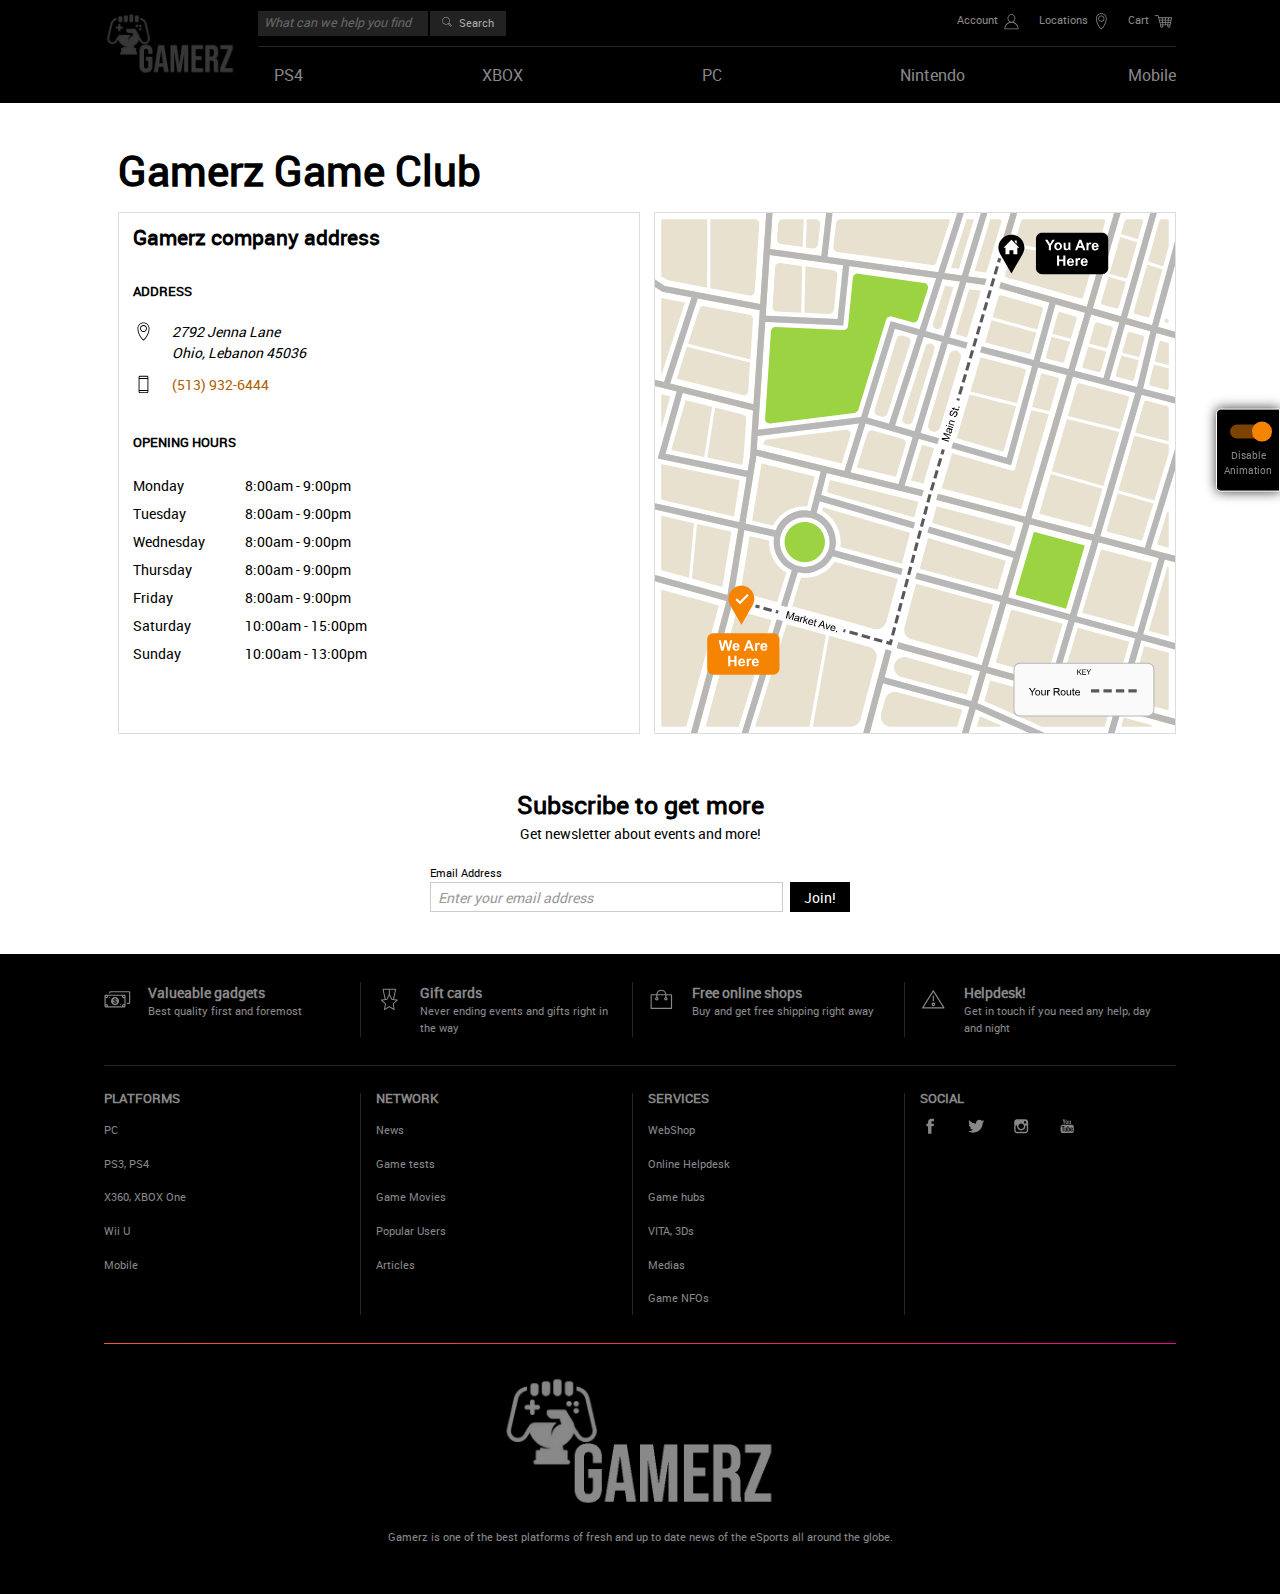
<file: WCAG_website_instance/address.html>
<!DOCTYPE html>
<html lang="en">
  <head>
    <meta charset="UTF-8" />
    <meta name="viewport" content="width=device-width, initial-scale=1.0" />
    <meta http-equiv="X-UA-Compatible" content="ie=edge" />
    <title>Address | Gamerz Game Club</title>
    <link rel="stylesheet" href="assets/css/main.css" />
    <link rel="stylesheet" href="assets/css/address.css" />
  </head>
  <body id="page-body" class="page__animation--enabled">
    <div class="container page__skipLinkContainer">
      <a href="#mainContent" class="page__skipLink">
        Skip to main content
      </a>
    </div>
    <button id="page-animation-toggle" class="page__toggleAnimation" onclick="toggleAnimation()">
      Disable Animation
    </button>
    <header class="pageHead">
      <div class="container pageHead__container">
        <a href="index.html" class="pageHead__logo">
          <img src="assets/images/_gamerz-logo.png" alt="Gamerz logo" />
        </a>
        <div class="pageHead__content">
          <form role="search" class="pageHead__search">
            <label for="site-search" class="visuallyHidden">
              Search
            </label>
            <input id="site-search" type="search" placeholder="What can we help you find" maxlength="70" autocomplete="off" class="pageHead__searchField" />
            <button class="pageHead__searchButton">
              <svg aria-hidden="true" viewBox="0 0 24 24" class="pageHead__searchIcon">
                <path d="M18.125,15.804l-4.038-4.037c0.675-1.079,1.012-2.308,1.01-3.534C15.089,4.62,12.199,1.75,8.584,1.75C4.815,1.75,1.982,4.726,2,8.286c0.021,3.577,2.908,6.549,6.578,6.549c1.241,0,2.417-0.347,3.44-0.985l4.032,4.026c0.167,0.166,0.43,0.166,0.596,0l1.479-1.478C18.292,16.234,18.292,15.968,18.125,15.804 M8.578,13.99c-3.198,0-5.716-2.593-5.733-5.71c-0.017-3.084,2.438-5.686,5.74-5.686c3.197,0,5.625,2.493,5.64,5.624C14.242,11.548,11.621,13.99,8.578,13.99 M16.349,16.981l-3.637-3.635c0.131-0.11,0.721-0.695,0.876-0.884l3.642,3.639L16.349,16.981z"/>
              </svg>
              <span class="pageHead__searchLabel">Search</span>
            </button>
          </form>
          <ul class="pageHead__utilities">
            <li class="pageHead__utilitiesItem">
              <a href="form.html" class="pageHead__utilitiesLink">
                <span>Account</span>
                <svg aria-hidden="true" viewBox="0 0 24 24" class="pageHead__utilitiesIcon">
                  <path d="M12.075,10.812c1.358-0.853,2.242-2.507,2.242-4.037c0-2.181-1.795-4.618-4.198-4.618S5.921,4.594,5.921,6.775c0,1.53,0.884,3.185,2.242,4.037c-3.222,0.865-5.6,3.807-5.6,7.298c0,0.23,0.189,0.42,0.42,0.42h14.273c0.23,0,0.42-0.189,0.42-0.42C17.676,14.619,15.297,11.677,12.075,10.812 M6.761,6.775c0-2.162,1.773-3.778,3.358-3.778s3.359,1.616,3.359,3.778c0,2.162-1.774,3.778-3.359,3.778S6.761,8.937,6.761,6.775 M3.415,17.69c0.218-3.51,3.142-6.297,6.704-6.297c3.562,0,6.486,2.787,6.705,6.297H3.415z"></path>
                </svg>
              </a>
            </li>
            <li class="pageHead__utilitiesItem">
              <a href="address.html" class="pageHead__utilitiesLink">
                <span>Locations</span>
                <svg aria-hidden="true" viewBox="0 0 24 24" class="pageHead__utilitiesIcon">
                  <path d="M10,1.375c-3.17,0-5.75,2.548-5.75,5.682c0,6.685,5.259,11.276,5.483,11.469c0.152,0.132,0.382,0.132,0.534,0c0.224-0.193,5.481-4.784,5.483-11.469C15.75,3.923,13.171,1.375,10,1.375 M10,17.653c-1.064-1.024-4.929-5.127-4.929-10.596c0-2.68,2.212-4.861,4.929-4.861s4.929,2.181,4.929,4.861C14.927,12.518,11.063,16.627,10,17.653 M10,3.839c-1.815,0-3.286,1.47-3.286,3.286s1.47,3.286,3.286,3.286s3.286-1.47,3.286-3.286S11.815,3.839,10,3.839 M10,9.589c-1.359,0-2.464-1.105-2.464-2.464S8.641,4.661,10,4.661s2.464,1.105,2.464,2.464S11.359,9.589,10,9.589"></path>
                </svg>
              </a>
            </li>
            <li class="pageHead__utilitiesItem">
              <a href="404.html?basket" class="pageHead__utilitiesLink">
                <span>Cart</span>
                <svg aria-hidden="true" viewBox="0 0 24 24" class="pageHead__utilitiesIcon">
                  <path d="M17.671,13.945l0.003,0.002l1.708-7.687l-0.008-0.002c0.008-0.033,0.021-0.065,0.021-0.102c0-0.236-0.191-0.428-0.427-0.428H5.276L4.67,3.472L4.665,3.473c-0.053-0.175-0.21-0.306-0.403-0.306H1.032c-0.236,0-0.427,0.191-0.427,0.427c0,0.236,0.191,0.428,0.427,0.428h2.902l2.667,9.945l0,0c0.037,0.119,0.125,0.217,0.239,0.268c-0.16,0.26-0.257,0.562-0.257,0.891c0,0.943,0.765,1.707,1.708,1.707S10,16.068,10,15.125c0-0.312-0.09-0.602-0.237-0.855h4.744c-0.146,0.254-0.237,0.543-0.237,0.855c0,0.943,0.766,1.707,1.708,1.707c0.944,0,1.709-0.764,1.709-1.707c0-0.328-0.097-0.631-0.257-0.891C17.55,14.182,17.639,14.074,17.671,13.945 M15.934,6.583h2.502l-0.38,1.709h-2.312L15.934,6.583zM5.505,6.583h2.832l0.189,1.709H5.963L5.505,6.583z M6.65,10.854L6.192,9.146h2.429l0.19,1.708H6.65z M6.879,11.707h2.027l0.189,1.709H7.338L6.879,11.707z M8.292,15.979c-0.472,0-0.854-0.383-0.854-0.854c0-0.473,0.382-0.855,0.854-0.855s0.854,0.383,0.854,0.855C9.146,15.596,8.763,15.979,8.292,15.979 M11.708,13.416H9.955l-0.189-1.709h1.943V13.416z M11.708,10.854H9.67L9.48,9.146h2.228V10.854z M11.708,8.292H9.386l-0.19-1.709h2.512V8.292z M14.315,13.416h-1.753v-1.709h1.942L14.315,13.416zM14.6,10.854h-2.037V9.146h2.227L14.6,10.854z M14.884,8.292h-2.321V6.583h2.512L14.884,8.292z M15.978,15.979c-0.471,0-0.854-0.383-0.854-0.854c0-0.473,0.383-0.855,0.854-0.855c0.473,0,0.854,0.383,0.854,0.855C16.832,15.596,16.45,15.979,15.978,15.979 M16.917,13.416h-1.743l0.189-1.709h1.934L16.917,13.416z M15.458,10.854l0.19-1.708h2.218l-0.38,1.708H15.458z"></path>
                </svg>
              </a>
            </li>
          </ul>
          <nav class="pageHead__nav">
            <h2 class="visuallyHidden">Main Navigation</h2>
            <ul class="pageHead__navList pageHead__navList--primary">
              <li class="pageHead__navItem pageHead__navItem--primary">
                <button aria-controls="page-head-subnav-0" aria-expanded="false" class="pageHead__navLink pageHead__navLink--primary">
                  PS4
                </button>
                <ul id="page-head-subnav-0" class="pageHead__navList pageHead__navList--nested">
                  <li class="pageHead__navItem pageHead__navItem--nested">
                    <a href="404.html?mmo" class="pageHead__navLink pageHead__navLink--nested">
                      MMO
                    </a>
                  </li>
                  <li class="pageHead__navItem pageHead__navItem--nested">
                    <a href="404.html?simulations" class="pageHead__navLink pageHead__navLink--nested">
                      Simulations
                    </a>
                  </li>
                  <li class="pageHead__navItem pageHead__navItem--nested">
                    <a href="404.html?adventures" class="pageHead__navLink pageHead__navLink--nested">
                      Adventures
                    </a>
                  </li>
                  <li class="pageHead__navItem pageHead__navItem--nested">
                    <a href="404.html?rts" class="pageHead__navLink pageHead__navLink--nested">
                      RTS
                    </a>
                  </li>
                  <li class="pageHead__navItem pageHead__navItem--nested">
                    <a href="404.html?puzzle" class="pageHead__navLink pageHead__navLink--nested">
                      Puzzle
                    </a>
                  </li>
                  <li class="pageHead__navItem pageHead__navItem--nested">
                    <a href="404.html?action" class="pageHead__navLink pageHead__navLink--nested">
                      Action
                    </a>
                  </li>
                  <li class="pageHead__navItem pageHead__navItem--nested pageHead__navItem--deals">
                    <a href="404.html?ps4-trades" class="pageHead__navLink pageHead__navLink--nested">
                      <svg aria-hidden="true" viewBox="0 0 24 24" class="pageHead__navIcon">
                        <path d="M17.35,2.219h-5.934c-0.115,0-0.225,0.045-0.307,0.128l-8.762,8.762c-0.171,0.168-0.171,0.443,0,0.611l5.933,5.934c0.167,0.171,0.443,0.169,0.612,0l8.762-8.763c0.083-0.083,0.128-0.192,0.128-0.307V2.651C17.781,2.414,17.587,2.219,17.35,2.219M16.916,8.405l-8.332,8.332l-5.321-5.321l8.333-8.332h5.32V8.405z M13.891,4.367c-0.957,0-1.729,0.772-1.729,1.729c0,0.957,0.771,1.729,1.729,1.729s1.729-0.772,1.729-1.729C15.619,5.14,14.848,4.367,13.891,4.367 M14.502,6.708c-0.326,0.326-0.896,0.326-1.223,0c-0.338-0.342-0.338-0.882,0-1.224c0.342-0.337,0.881-0.337,1.223,0C14.84,5.826,14.84,6.366,14.502,6.708"/>
                      </svg>
                      Trades
                    </a>
                  </li>
                  <li class="pageHead__navItem pageHead__navItem--nested pageHead__navItem--close">
                    <button class="pageHead__navCloseButton" onclick="closeAllSubnavs()">
                      <span class="visuallyHidden">
                        Close
                      </span>
                    </button>
                  </li>
                </ul>
              </li>
              <li class="pageHead__navItem pageHead__navItem--primary">
                <button aria-controls="page-head-subnav-1" aria-expanded="false" class="pageHead__navLink pageHead__navLink--primary">
                  XBOX
                </button>
                <ul id="page-head-subnav-1" class="pageHead__navList pageHead__navList--nested">
                  <li class="pageHead__navItem pageHead__navItem--nested">
                    <a href="404.html?mmo" class="pageHead__navLink pageHead__navLink--nested">
                      MMO
                    </a>
                  </li>
                  <li class="pageHead__navItem pageHead__navItem--nested">
                    <a href="404.html?simulations" class="pageHead__navLink pageHead__navLink--nested">
                      Simulations
                    </a>
                  </li>
                  <li class="pageHead__navItem pageHead__navItem--nested">
                    <a href="404.html?adventures" class="pageHead__navLink pageHead__navLink--nested">
                      Adventures
                    </a>
                  </li>
                  <li class="pageHead__navItem pageHead__navItem--nested">
                    <a href="404.html?rts" class="pageHead__navLink pageHead__navLink--nested">
                      RTS
                    </a>
                  </li>
                  <li class="pageHead__navItem pageHead__navItem--nested">
                    <a href="404.html?puzzles" class="pageHead__navLink pageHead__navLink--nested">
                      Puzzle
                    </a>
                  </li>
                  <li class="pageHead__navItem pageHead__navItem--nested">
                    <a href="404.html?tps" class="pageHead__navLink pageHead__navLink--nested">
                      Action
                    </a>
                  </li>
                  <li class="pageHead__navItem pageHead__navItem--nested pageHead__navItem--deals">
                    <a href="404.html?xbox-trades" class="pageHead__navLink pageHead__navLink--nested">
                      <svg aria-hidden="true" viewBox="0 0 24 24" class="pageHead__navIcon">
                        <path d="M17.35,2.219h-5.934c-0.115,0-0.225,0.045-0.307,0.128l-8.762,8.762c-0.171,0.168-0.171,0.443,0,0.611l5.933,5.934c0.167,0.171,0.443,0.169,0.612,0l8.762-8.763c0.083-0.083,0.128-0.192,0.128-0.307V2.651C17.781,2.414,17.587,2.219,17.35,2.219M16.916,8.405l-8.332,8.332l-5.321-5.321l8.333-8.332h5.32V8.405z M13.891,4.367c-0.957,0-1.729,0.772-1.729,1.729c0,0.957,0.771,1.729,1.729,1.729s1.729-0.772,1.729-1.729C15.619,5.14,14.848,4.367,13.891,4.367 M14.502,6.708c-0.326,0.326-0.896,0.326-1.223,0c-0.338-0.342-0.338-0.882,0-1.224c0.342-0.337,0.881-0.337,1.223,0C14.84,5.826,14.84,6.366,14.502,6.708"/>
                      </svg>
                      Trades
                    </a>
                  </li>
                  <li class="pageHead__navItem pageHead__navItem--nested pageHead__navItem--close">
                    <button class="pageHead__navCloseButton" onclick="closeAllSubnavs()">
                      <span class="visuallyHidden">
                        Close
                      </span>
                    </button>
                  </li>
                </ul>
              </li>
              <li class="pageHead__navItem pageHead__navItem--primary">
                <button aria-controls="page-head-subnav-2" aria-expanded="false" class="pageHead__navLink pageHead__navLink--primary">
                  PC
                </button>
                <ul id="page-head-subnav-2" class="pageHead__navList pageHead__navList--nested">
                  <li class="pageHead__navItem pageHead__navItem--nested">
                    <a href="item.html" class="pageHead__navLink pageHead__navLink--nested">
                      MMO
                    </a>
                  </li>
                  <li class="pageHead__navItem pageHead__navItem--nested">
                    <a href="404.html?simulations" class="pageHead__navLink pageHead__navLink--nested">
                      Simulations
                    </a>
                  </li>
                  <li class="pageHead__navItem pageHead__navItem--nested">
                    <a href="404.html?adventures" class="pageHead__navLink pageHead__navLink--nested">
                      Adventures
                    </a>
                  </li>
                  <li class="pageHead__navItem pageHead__navItem--nested">
                    <a href="404.html?rts" class="pageHead__navLink pageHead__navLink--nested">
                      RTS
                    </a>
                  </li>
                  <li class="pageHead__navItem pageHead__navItem--nested">
                    <a href="404.html?puzzle" class="pageHead__navLink pageHead__navLink--nested">
                      Puzzle
                    </a>
                  </li>
                  <li class="pageHead__navItem pageHead__navItem--nested">
                    <a href="404.html?action" class="pageHead__navLink pageHead__navLink--nested">
                      Action
                    </a>
                  </li>
                  <li class="pageHead__navItem pageHead__navItem--nested">
                    <a href="404.html?stealth-shooter" class="pageHead__navLink pageHead__navLink--nested">
                      Stealth Shooter
                    </a>
                  </li>
                  <li class="pageHead__navItem pageHead__navItem--nested pageHead__navItem--deals">
                    <a href="404.html?pc-trades" class="pageHead__navLink pageHead__navLink--nested">
                      <svg aria-hidden="true" viewBox="0 0 24 24" class="pageHead__navIcon">
                        <path d="M17.35,2.219h-5.934c-0.115,0-0.225,0.045-0.307,0.128l-8.762,8.762c-0.171,0.168-0.171,0.443,0,0.611l5.933,5.934c0.167,0.171,0.443,0.169,0.612,0l8.762-8.763c0.083-0.083,0.128-0.192,0.128-0.307V2.651C17.781,2.414,17.587,2.219,17.35,2.219M16.916,8.405l-8.332,8.332l-5.321-5.321l8.333-8.332h5.32V8.405z M13.891,4.367c-0.957,0-1.729,0.772-1.729,1.729c0,0.957,0.771,1.729,1.729,1.729s1.729-0.772,1.729-1.729C15.619,5.14,14.848,4.367,13.891,4.367 M14.502,6.708c-0.326,0.326-0.896,0.326-1.223,0c-0.338-0.342-0.338-0.882,0-1.224c0.342-0.337,0.881-0.337,1.223,0C14.84,5.826,14.84,6.366,14.502,6.708"/>
                      </svg>
                      Trades
                    </a>
                  </li>
                  <li class="pageHead__navItem pageHead__navItem--nested pageHead__navItem--close">
                    <button class="pageHead__navCloseButton" onclick="closeAllSubnavs()">
                      <span class="visuallyHidden">
                        Close
                      </span>
                    </button>
                  </li>
                </ul>
              </li>
              <li class="pageHead__navItem pageHead__navItem--primary">
                <button aria-controls="page-head-subnav-3" aria-expanded="false" class="pageHead__navLink pageHead__navLink--primary">
                  Nintendo
                </button>
                <ul id="page-head-subnav-3" class="pageHead__navList pageHead__navList--nested">
                  <li class="pageHead__navItem pageHead__navItem--nested">
                    <a href="item.html" class="pageHead__navLink pageHead__navLink--nested">
                      Role playing
                    </a>
                  </li>
                  <li class="pageHead__navItem pageHead__navItem--nested">
                    <a href="404.html?strategy" class="pageHead__navLink pageHead__navLink--nested">
                      Strategy
                    </a>
                  </li>
                  <li class="pageHead__navItem pageHead__navItem--nested">
                    <a href="404.html?sport" class="pageHead__navLink pageHead__navLink--nested">
                      Sport
                    </a>
                  </li>
                  <li class="pageHead__navItem pageHead__navItem--nested">
                    <a href="404.html?action" class="pageHead__navLink pageHead__navLink--nested">
                      Action
                    </a>
                  </li>
                  <li class="pageHead__navItem pageHead__navItem--nested">
                    <a href="404.html?adventures" class="pageHead__navLink pageHead__navLink--nested">
                      Adventures
                    </a>
                  </li>
                  <li class="pageHead__navItem pageHead__navItem--nested pageHead__navItem--deals">
                    <a href="404.html?trades" class="pageHead__navLink pageHead__navLink--nested">
                      <svg aria-hidden="true" viewBox="0 0 24 24" class="pageHead__navIcon">
                        <path d="M17.35,2.219h-5.934c-0.115,0-0.225,0.045-0.307,0.128l-8.762,8.762c-0.171,0.168-0.171,0.443,0,0.611l5.933,5.934c0.167,0.171,0.443,0.169,0.612,0l8.762-8.763c0.083-0.083,0.128-0.192,0.128-0.307V2.651C17.781,2.414,17.587,2.219,17.35,2.219M16.916,8.405l-8.332,8.332l-5.321-5.321l8.333-8.332h5.32V8.405z M13.891,4.367c-0.957,0-1.729,0.772-1.729,1.729c0,0.957,0.771,1.729,1.729,1.729s1.729-0.772,1.729-1.729C15.619,5.14,14.848,4.367,13.891,4.367 M14.502,6.708c-0.326,0.326-0.896,0.326-1.223,0c-0.338-0.342-0.338-0.882,0-1.224c0.342-0.337,0.881-0.337,1.223,0C14.84,5.826,14.84,6.366,14.502,6.708"/>
                      </svg>
                      Trades
                    </a>
                  </li>
                  <li class="pageHead__navItem pageHead__navItem--nested pageHead__navItem--close">
                    <button class="pageHead__navCloseButton" onclick="closeAllSubnavs()">
                      <span class="visuallyHidden">
                        Close
                      </span>
                    </button>
                  </li>
                </ul>
              </li>
              <li class="pageHead__navItem pageHead__navItem--primary">
                <a class="pageHead__navLink pageHead__navLink--primary" href="404.html?mobile">
                  Mobile
                </a>
              </li>
            </ul>
          </nav>
        </div>
      </div>
    </header>
    <main id="mainContent" class="pageMain">
      <div class="container pageMain__container">
        <div class="pageMain__content">
          <h1 class="page__title">Gamerz Game Club</h1>
          <div class="locations">
            <div class="locations__info">
              <h2>Gamerz company address</h2>
              <div class="locations__details">
                <h3 class="locations__header">Address</h3>
                <ul class="locations__list">
                  <li class="locations__item locations__item--address">
                    <svg aria-hidden="true" viewBox="0 0 24 24" class="location__Icon">
                      <path d="M10,1.375c-3.17,0-5.75,2.548-5.75,5.682c0,6.685,5.259,11.276,5.483,11.469c0.152,0.132,0.382,0.132,0.534,0c0.224-0.193,5.481-4.784,5.483-11.469C15.75,3.923,13.171,1.375,10,1.375 M10,17.653c-1.064-1.024-4.929-5.127-4.929-10.596c0-2.68,2.212-4.861,4.929-4.861s4.929,2.181,4.929,4.861C14.927,12.518,11.063,16.627,10,17.653 M10,3.839c-1.815,0-3.286,1.47-3.286,3.286s1.47,3.286,3.286,3.286s3.286-1.47,3.286-3.286S11.815,3.839,10,3.839 M10,9.589c-1.359,0-2.464-1.105-2.464-2.464S8.641,4.661,10,4.661s2.464,1.105,2.464,2.464S11.359,9.589,10,9.589"></path>
                    </svg>
                    <address>
                      <div>2792  Jenna Lane</div>
                      <div>Ohio, Lebanon 45036</div>
                    </address>
                  </li>
                  <li class="locations__item">
                    <svg aria-hidden="true" viewBox="0 0 24 24" class="location__Icon">
                      <path d="M13.372,1.781H6.628c-0.696,0-1.265,0.569-1.265,1.265v13.91c0,0.695,0.569,1.265,1.265,1.265h6.744c0.695,0,1.265-0.569,1.265-1.265V3.045C14.637,2.35,14.067,1.781,13.372,1.781 M13.794,16.955c0,0.228-0.194,0.421-0.422,0.421H6.628c-0.228,0-0.421-0.193-0.421-0.421v-0.843h7.587V16.955z M13.794,15.269H6.207V4.731h7.587V15.269z M13.794,3.888H6.207V3.045c0-0.228,0.194-0.421,0.421-0.421h6.744c0.228,0,0.422,0.194,0.422,0.421V3.888z"/>
                    </svg>
                    <a href="tel:1-310-456-5823">(513) 932-6444</a>
                  </li>
                </ul>
              </div>
              <div class="locations__details">
                <h3 class="locations__header">Opening Hours</h3>
                <dl class="locations__hours">
                  <dt class="locations__day">Monday</dt>
                  <dd class="locations__time">8:00am - 9:00pm</dd>
                  <dt class="locations__day">Tuesday</dt>
                  <dd class="locations__time">8:00am - 9:00pm</dd>
                  <dt class="locations__day">Wednesday</dt>
                  <dd class="locations__time">8:00am - 9:00pm</dd>
                  <dt class="locations__day">Thursday</dt>
                  <dd class="locations__time">8:00am - 9:00pm</dd>
                  <dt class="locations__day">Friday</dt>
                  <dd class="locations__time">8:00am - 9:00pm</dd>
                  <dt class="locations__day">Saturday</dt>
                  <dd class="locations__time">10:00am - 15:00pm</dd>
                  <dt class="locations__day">Sunday</dt>
                  <dd class="locations__time">10:00am - 13:00pm</dd>
                </dl>
              </div>
            </div>
            <div class="locations__map">
              <img src="assets/images/maps/_location.svg" alt="Directions from your location to our store at 3456 Market Ave. Los Angeles, CA 94560" />
            </div>
          </div>
        </div>
      </div>

      <div class="container">
        <div class="pageMain__emailSignUp">
          <h2 class="pageMain__emailSignUpTitle">
            Subscribe to get more
          </h2>
          <p class="pageMain__emailSignUpMessage">
            Get newsletter about events and more!
          </p>
          <form class="pageMain__emailSignUpForm">
            <label for="email" class="pageMain__emailSignUpLabel">
              Email Address
            </label>
            <input type="email" id="email" maxlength="70" placeholder="Enter your email address" class="pageMain__emailSignUpField" />
            <button type="submit" class="pageMain__emailSignUpButton">
              Join!
            </button>
          </form>
        </div>
      </div>
    </main>
    <footer class="pageFoot">
      <div class="container pageFoot__container">
        <dl class="pageFoot__iconNav">
          <div class="pageFoot__iconNavItem">
            <dt class="pageFoot__iconNavTitle">
              <a href="404.html?trades" class="pageFoot__iconNavLink">
                <svg aria-hidden="true" viewBox="0 0 24 24" class="pageFoot__iconNavIcon">
                  <path d="M4.319,8.257c-0.242,0-0.438,0.196-0.438,0.438c0,0.243,0.196,0.438,0.438,0.438c0.242,0,0.438-0.196,0.438-0.438C4.757,8.454,4.561,8.257,4.319,8.257 M7.599,10.396c0,0.08,0.017,0.148,0.05,0.204c0.034,0.056,0.076,0.104,0.129,0.144c0.051,0.04,0.112,0.072,0.182,0.097c0.041,0.015,0.068,0.028,0.098,0.04V9.918C7.925,9.927,7.832,9.958,7.747,10.02C7.648,10.095,7.599,10.22,7.599,10.396 M15.274,6.505H1.252c-0.484,0-0.876,0.392-0.876,0.876v7.887c0,0.484,0.392,0.876,0.876,0.876h14.022c0.483,0,0.876-0.392,0.876-0.876V7.381C16.15,6.897,15.758,6.505,15.274,6.505M1.69,7.381c0.242,0,0.438,0.196,0.438,0.438S1.932,8.257,1.69,8.257c-0.242,0-0.438-0.196-0.438-0.438S1.448,7.381,1.69,7.381M1.69,15.269c-0.242,0-0.438-0.196-0.438-0.438s0.196-0.438,0.438-0.438c0.242,0,0.438,0.195,0.438,0.438S1.932,15.269,1.69,15.269M14.836,15.269c-0.242,0-0.438-0.196-0.438-0.438s0.196-0.438,0.438-0.438s0.438,0.195,0.438,0.438S15.078,15.269,14.836,15.269M15.274,13.596c-0.138-0.049-0.283-0.08-0.438-0.08c-0.726,0-1.314,0.589-1.314,1.314c0,0.155,0.031,0.301,0.08,0.438H2.924c0.049-0.138,0.081-0.283,0.081-0.438c0-0.726-0.589-1.314-1.315-1.314c-0.155,0-0.3,0.031-0.438,0.08V9.053C1.39,9.103,1.535,9.134,1.69,9.134c0.726,0,1.315-0.588,1.315-1.314c0-0.155-0.032-0.301-0.081-0.438h10.678c-0.049,0.137-0.08,0.283-0.08,0.438c0,0.726,0.589,1.314,1.314,1.314c0.155,0,0.301-0.031,0.438-0.081V13.596z M14.836,8.257c-0.242,0-0.438-0.196-0.438-0.438s0.196-0.438,0.438-0.438s0.438,0.196,0.438,0.438S15.078,8.257,14.836,8.257 M12.207,13.516c-0.242,0-0.438,0.196-0.438,0.438s0.196,0.438,0.438,0.438s0.438-0.196,0.438-0.438S12.449,13.516,12.207,13.516 M8.812,11.746c-0.059-0.043-0.126-0.078-0.199-0.104c-0.047-0.017-0.081-0.031-0.117-0.047v1.12c0.137-0.021,0.237-0.064,0.336-0.143c0.116-0.09,0.174-0.235,0.174-0.435c0-0.092-0.018-0.17-0.053-0.233C8.918,11.842,8.87,11.788,8.812,11.746 M18.78,3.875H4.757c-0.484,0-0.876,0.392-0.876,0.876V5.19c0,0.242,0.196,0.438,0.438,0.438c0.242,0,0.438-0.196,0.438-0.438V4.752H18.78v7.888h-1.315c-0.242,0-0.438,0.196-0.438,0.438c0,0.243,0.195,0.438,0.438,0.438h1.315c0.483,0,0.876-0.393,0.876-0.876V4.752C19.656,4.268,19.264,3.875,18.78,3.875 M8.263,8.257c-1.694,0-3.067,1.374-3.067,3.067c0,1.695,1.373,3.068,3.067,3.068c1.695,0,3.067-1.373,3.067-3.068C11.33,9.631,9.958,8.257,8.263,8.257 M9.488,12.543c-0.062,0.137-0.147,0.251-0.255,0.342c-0.108,0.092-0.234,0.161-0.378,0.209c-0.123,0.041-0.229,0.063-0.359,0.075v0.347H8.058v-0.347c-0.143-0.009-0.258-0.032-0.388-0.078c-0.152-0.053-0.281-0.128-0.388-0.226c-0.108-0.098-0.191-0.217-0.25-0.359c-0.059-0.143-0.087-0.307-0.083-0.492h0.575c-0.004,0.219,0.046,0.391,0.146,0.518c0.088,0.109,0.207,0.165,0.388,0.185v-1.211c-0.102-0.031-0.189-0.067-0.3-0.109c-0.136-0.051-0.259-0.116-0.368-0.198c-0.109-0.082-0.198-0.183-0.265-0.306c-0.067-0.123-0.101-0.275-0.101-0.457c0-0.159,0.031-0.298,0.093-0.419c0.062-0.121,0.146-0.222,0.252-0.303S7.597,9.57,7.735,9.527C7.85,9.491,7.944,9.474,8.058,9.468V9.134h0.438v0.333c0.114,0.005,0.207,0.021,0.319,0.054c0.134,0.04,0.251,0.099,0.351,0.179c0.099,0.079,0.178,0.18,0.237,0.303c0.059,0.122,0.088,0.265,0.088,0.427H8.916c-0.007-0.169-0.051-0.297-0.134-0.387C8.712,9.968,8.626,9.932,8.496,9.919v1.059c0.116,0.035,0.213,0.074,0.333,0.118c0.145,0.053,0.272,0.121,0.383,0.203c0.111,0.083,0.2,0.186,0.268,0.308c0.067,0.123,0.101,0.273,0.101,0.453C9.581,12.244,9.549,12.406,9.488,12.543"/>
                </svg>
                Valueable gadgets
              </a>
            </dt>
            <dd class="pageFoot__iconNavNote">
              <a href="404.html?trades" class="pageFoot__iconNavLink">
                Best quality first and foremost
              </a>
            </dd>
          </div>
          <div class="pageFoot__iconNavItem">
            <dt class="pageFoot__iconNavTitle">
              <a href="404.html?articles" class="pageFoot__iconNavLink">
                <svg aria-hidden="true" viewBox="0 0 24 24" fill-rule="evenodd" clip-rule="evenodd" class="pageFoot__iconNavIcon">
                  <path d="M15.94,10.179l-2.437-0.325l1.62-7.379c0.047-0.235-0.132-0.458-0.372-0.458H5.25c-0.241,0-0.42,0.223-0.373,0.458l1.634,7.376L4.06,10.179c-0.312,0.041-0.446,0.425-0.214,0.649l2.864,2.759l-0.724,3.947c-0.058,0.315,0.277,0.554,0.559,0.401l3.457-1.916l3.456,1.916c-0.419-0.238,0.56,0.439,0.56-0.401l-0.725-3.947l2.863-2.759C16.388,10.604,16.254,10.22,15.94,10.179M10.381,2.778h3.902l-1.536,6.977L12.036,9.66l-1.655-3.546V2.778z M5.717,2.778h3.903v3.335L7.965,9.66L7.268,9.753L5.717,2.778zM12.618,13.182c-0.092,0.088-0.134,0.217-0.11,0.343l0.615,3.356l-2.938-1.629c-0.057-0.03-0.122-0.048-0.184-0.048c-0.063,0-0.128,0.018-0.185,0.048l-2.938,1.629l0.616-3.356c0.022-0.126-0.019-0.255-0.11-0.343l-2.441-2.354l3.329-0.441c0.128-0.017,0.24-0.099,0.295-0.215l1.435-3.073l1.435,3.073c0.055,0.116,0.167,0.198,0.294,0.215l3.329,0.441L12.618,13.182z"/>
                </svg>
                Gift cards
              </a>
            </dt>
            <dd class="pageFoot__iconNavNote">
              <a href="404.html?articles" class="pageFoot__iconNavLink">
                Never ending events and gifts right in the way
              </a>
            </dd>
          </div>
          <div class="pageFoot__iconNavItem">
            <dt class="pageFoot__iconNavTitle">
              <a href="404.html?free-online-shops" class="pageFoot__iconNavLink">
                <svg aria-hidden="true" viewBox="0 0 24 24" fill-rule="evenodd" clip-rule="evenodd" class="pageFoot__iconNavIcon">
                  <path d="M17.638,6.181h-3.844C13.581,4.273,11.963,2.786,10,2.786c-1.962,0-3.581,1.487-3.793,3.395H2.362c-0.233,0-0.424,0.191-0.424,0.424v10.184c0,0.232,0.191,0.424,0.424,0.424h15.276c0.234,0,0.425-0.191,0.425-0.424V6.605C18.062,6.372,17.872,6.181,17.638,6.181 M13.395,9.151c0.234,0,0.425,0.191,0.425,0.424S13.629,10,13.395,10c-0.232,0-0.424-0.191-0.424-0.424S13.162,9.151,13.395,9.151 M10,3.635c1.493,0,2.729,1.109,2.936,2.546H7.064C7.271,4.744,8.506,3.635,10,3.635 M6.605,9.151c0.233,0,0.424,0.191,0.424,0.424S6.838,10,6.605,10c-0.233,0-0.424-0.191-0.424-0.424S6.372,9.151,6.605,9.151 M17.214,16.365H2.786V7.029h3.395v1.347C5.687,8.552,5.332,9.021,5.332,9.575c0,0.703,0.571,1.273,1.273,1.273c0.702,0,1.273-0.57,1.273-1.273c0-0.554-0.354-1.023-0.849-1.199V7.029h5.941v1.347c-0.495,0.176-0.849,0.645-0.849,1.199c0,0.703,0.57,1.273,1.272,1.273s1.273-0.57,1.273-1.273c0-0.554-0.354-1.023-0.849-1.199V7.029h3.395V16.365z"/>
                </svg>
                Free online shops
              </a>
            </dt>
            <dd class="pageFoot__iconNavNote">
              <a href="404.html?free-online-shops" class="pageFoot__iconNavLink">
                Buy and get free shipping right away
              </a>
            </dd>
          </div>
          <div class="pageFoot__iconNavItem">
            <dt class="pageFoot__iconNavTitle">
              <a href="404.html?helpdesk" class="pageFoot__iconNavLink">
                <svg aria-hidden="true" viewBox="0 0 24 24" class="pageFoot__iconNavIcon">
                  <path d="M18.344,16.174l-7.98-12.856c-0.172-0.288-0.586-0.288-0.758,0L1.627,16.217c0.339-0.543-0.603,0.668,0.384,0.682h15.991C18.893,16.891,18.167,15.961,18.344,16.174 M2.789,16.008l7.196-11.6l7.224,11.6H2.789z M10.455,7.552v3.561c0,0.244-0.199,0.445-0.443,0.445s-0.443-0.201-0.443-0.445V7.552c0-0.245,0.199-0.445,0.443-0.445S10.455,7.307,10.455,7.552M10.012,12.439c-0.733,0-1.33,0.6-1.33,1.336s0.597,1.336,1.33,1.336c0.734,0,1.33-0.6,1.33-1.336S10.746,12.439,10.012,12.439M10.012,14.221c-0.244,0-0.443-0.199-0.443-0.445c0-0.244,0.199-0.445,0.443-0.445s0.443,0.201,0.443,0.445C10.455,14.021,10.256,14.221,10.012,14.221"/>
                </svg>
                Helpdesk!
              </a>
            </dt>
            <dd class="pageFoot__iconNavNote">
              <a href="404.html?helpdesk" class="pageFoot__iconNavLink">
                Get in touch if you need any help, day and night
              </a>
            </dd>
          </div>
        </dl>
        <nav class="pageFoot__nav">
          <div class="pageFoot__navSection">
            <h2 class="pageFoot__navTitle">
              Platforms
            </h2>
            <ul class="pageFoot__navItems">
              <li class="pageFoot__navItem">
                <a href="404.html?pc" class="pageFoot__navLink">
                  PC
                </a>
              </li>
              <li class="pageFoot__navItem">
                <a href="404.html?ps3-ps4" class="pageFoot__navLink">
                  PS3, PS4
                </a>
              </li>
              <li class="pageFoot__navItem">
                <a href="404.html?x360-xbox-one" class="pageFoot__navLink">
                  X360, XBOX One
                </a>
              </li>
              <li class="pageFoot__navItem">
                <a href="404.html?wii-u" class="pageFoot__navLink">
                  Wii U
                </a>
              </li>
              <li class="pageFoot__navItem">
                <a href="404.html?mobile" class="pageFoot__navLink">
                  Mobile
                </a>
              </li>
            </ul>
          </div>
          <div class="pageFoot__navSection">
            <h2 class="pageFoot__navTitle">
              Network
            </h2>
            <ul class="pageFoot__navItems">
              <li class="pageFoot__navItem">
                <a href="form.html" class="pageFoot__navLink">
                  News
                </a>
              </li>
              <li class="pageFoot__navItem">
                <a href="404.html?game-tests" class="pageFoot__navLink">
                  Game tests
                </a>
              </li>
              <li class="pageFoot__navItem">
                <a href="404.html?game-movies" class="pageFoot__navLink">
                  Game Movies
                </a>
              </li>
              <li class="pageFoot__navItem">
                <a href="404.html?popular-users" class="pageFoot__navLink">
                  Popular Users
                </a>
              </li>
              <li class="pageFoot__navItem">
                <a href="404.html?articles" class="pageFoot__navLink">
                  Articles
                </a>
              </li>
            </ul>
          </div>
          <div class="pageFoot__navSection">
            <h2 class="pageFoot__navTitle">
              Services
            </h2>
            <ul class="pageFoot__navItems">
              <li class="pageFoot__navItem">
                <a href="address.html" class="pageFoot__navLink">
                  WebShop
                </a>
              </li>
              <li class="pageFoot__navItem">
                <a href="404.html?online-helpdesk" class="pageFoot__navLink">
                  Online Helpdesk
                </a>
              </li>
              <li class="pageFoot__navItem">
                <a href="404.html?game-hubs" class="pageFoot__navLink">
                  Game hubs
                </a>
              </li>
              <li class="pageFoot__navItem">
                <a href="404.html?vita-3ds" class="pageFoot__navLink">
                  VITA, 3Ds
                </a>
              </li>
              <li class="pageFoot__navItem">
                <a href="404.html?medias" class="pageFoot__navLink">
                  Medias
                </a>
              </li>
              <li class="pageFoot__navItem">
                <a href="404.html?game-nfos" class="pageFoot__navLink">
                  Game NFOs
                </a>
              </li>
            </ul>
          </div>
          <div class="pageFoot__navSection">
            <h2 class="pageFoot__navTitle">
              Social
            </h2>
            <ul class="pageFoot__navIcons">
              <li class="pageFoot__navIcon">
                <a href="404.html?facebook" class="pageFoot__navLink">
                  <svg aria-hidden="true" viewBox="0 0 34 34" class="pageFoot__navIconSymbol">
                    <g transform="translate(1 1)">

      <path fill="currentColor" d="M11.344,5.71c0-0.73,0.074-1.122,1.199-1.122h1.502V1.871h-2.404c-2.886,0-3.903,1.36-3.903,3.646v1.765h-1.8V10h1.8v8.128h3.601V10h2.403l0.32-2.718h-2.724L11.344,5.71z"></path>
    </g>
                  </svg>
                  <span class="visuallyHidden">
                    Join us on Facebook
                  </span>
                </a>
              </li>
              <li class="pageFoot__navIcon">
                <a href="404.html?twitter" class="pageFoot__navLink">
                  <svg aria-hidden="true" viewBox="0 0 34 34" class="pageFoot__navIconSymbol">
                    <g transform="translate(1 1)">

      <path fill="currentColor" fill-rule="nonzero" d="M18.258,3.266c-0.693,0.405-1.46,0.698-2.277,0.857c-0.653-0.686-1.586-1.115-2.618-1.115c-1.98,0-3.586,1.581-3.586,3.53c0,0.276,0.031,0.545,0.092,0.805C6.888,7.195,4.245,5.79,2.476,3.654C2.167,4.176,1.99,4.781,1.99,5.429c0,1.224,0.633,2.305,1.596,2.938C2.999,8.349,2.445,8.19,1.961,7.925C1.96,7.94,1.96,7.954,1.96,7.97c0,1.71,1.237,3.138,2.877,3.462c-0.301,0.08-0.617,0.123-0.945,0.123c-0.23,0-0.456-0.021-0.674-0.062c0.456,1.402,1.781,2.422,3.35,2.451c-1.228,0.947-2.773,1.512-4.454,1.512c-0.291,0-0.575-0.016-0.855-0.049c1.588,1,3.473,1.586,5.498,1.586c6.598,0,10.205-5.379,10.205-10.045c0-0.153-0.003-0.305-0.01-0.456c0.7-0.499,1.308-1.12,1.789-1.827c-0.644,0.28-1.334,0.469-2.06,0.555C17.422,4.782,17.99,4.091,18.258,3.266"></path>
    </g>
                  </svg>
                  <span class="visuallyHidden">
                    Follow us on Twitter
                  </span>
                </a>
              </li>
              <li class="pageFoot__navIcon">
                <a href="404.html?instagram" class="pageFoot__navLink">
                  <svg aria-hidden="true" viewBox="0 0 34 34" class="pageFoot__navIconSymbol">
                    <g transform="translate(1 1)">

      <path fill="currentColor" fill-rule="nonzero" d="M14.52,2.469H5.482c-1.664,0-3.013,1.349-3.013,3.013v9.038c0,1.662,1.349,3.012,3.013,3.012h9.038c1.662,0,3.012-1.35,3.012-3.012V5.482C17.531,3.818,16.182,2.469,14.52,2.469 M13.012,4.729h2.26v2.259h-2.26V4.729z M10,6.988c1.664,0,3.012,1.349,3.012,3.012c0,1.664-1.348,3.013-3.012,3.013c-1.664,0-3.012-1.349-3.012-3.013C6.988,8.336,8.336,6.988,10,6.988 M16.025,14.52c0,0.831-0.676,1.506-1.506,1.506H5.482c-0.831,0-1.507-0.675-1.507-1.506V9.247h1.583C5.516,9.494,5.482,9.743,5.482,10c0,2.497,2.023,4.52,4.518,4.52c2.494,0,4.52-2.022,4.52-4.52c0-0.257-0.035-0.506-0.076-0.753h1.582V14.52z"></path>
    </g>
                  </svg>
                  <span class="visuallyHidden">
                    Follow us on Instagram
                  </span>
                </a>
              </li>
              <li class="pageFoot__navIcon">
                <a href="404.html?youtube" class="pageFoot__navLink">
                  <svg aria-hidden="true" viewBox="0 0 34 34" class="pageFoot__navIconSymbol">
                    <g transform="translate(1 1)">

      <path fill="currentColor" fill-rule="nonzero" d="M9.426,7.625h0.271c0.596,0,1.079-0.48,1.079-1.073V4.808c0-0.593-0.483-1.073-1.079-1.073H9.426c-0.597,0-1.079,0.48-1.079,1.073v1.745C8.347,7.145,8.83,7.625,9.426,7.625 M9.156,4.741c0-0.222,0.182-0.402,0.404-0.402c0.225,0,0.405,0.18,0.405,0.402V6.62c0,0.222-0.181,0.402-0.405,0.402c-0.223,0-0.404-0.181-0.404-0.402V4.741z M12.126,7.625c0.539,0,1.013-0.47,1.013-0.47v0.403h0.81V3.735h-0.81v2.952c0,0-0.271,0.335-0.54,0.335c-0.271,0-0.271-0.202-0.271-0.202V3.735h-0.81v3.354C11.519,7.089,11.586,7.625,12.126,7.625 M6.254,7.559H7.2v-2.08l1.079-2.952H7.401L6.727,4.473L6.052,2.527H5.107l1.146,2.952V7.559z M11.586,12.003c-0.175,0-0.312,0.104-0.405,0.204v2.706c0.086,0.091,0.213,0.18,0.405,0.18c0.405,0,0.405-0.451,0.405-0.451v-2.188C11.991,12.453,11.924,12.003,11.586,12.003 M14.961,8.463c0,0-2.477-0.129-4.961-0.129c-2.475,0-4.96,0.129-4.96,0.129c-1.119,0-2.025,0.864-2.025,1.93c0,0-0.203,1.252-0.203,2.511c0,1.252,0.203,2.51,0.203,2.51c0,1.066,0.906,1.931,2.025,1.931c0,0,2.438,0.129,4.96,0.129c2.437,0,4.961-0.129,4.961-0.129c1.117,0,2.024-0.864,2.024-1.931c0,0,0.202-1.268,0.202-2.51c0-1.268-0.202-2.511-0.202-2.511C16.985,9.328,16.078,8.463,14.961,8.463 M7.065,10.651H6.052v5.085H5.107v-5.085H4.095V9.814h2.97V10.651z M9.628,15.736h-0.81v-0.386c0,0-0.472,0.45-1.012,0.45c-0.54,0-0.606-0.515-0.606-0.515v-3.991h0.809v3.733c0,0,0,0.193,0.271,0.193c0.27,0,0.54-0.322,0.54-0.322v-3.604h0.81V15.736z M12.801,14.771c0,0,0,1.03-0.742,1.03c-0.455,0-0.73-0.241-0.878-0.429v0.364h-0.876V9.814h0.876v1.92c0.135-0.142,0.464-0.439,0.878-0.439c0.54,0,0.742,0.45,0.742,1.03V14.771z M15.973,12.39v1.287h-1.688v0.965c0,0,0,0.451,0.405,0.451s0.405-0.451,0.405-0.451v-0.45h0.877v0.708c0,0-0.136,0.901-1.215,0.901c-1.08,0-1.282-0.901-1.282-0.901v-2.51c0,0,0-1.095,1.282-1.095S15.973,12.39,15.973,12.39 M14.69,12.003c-0.405,0-0.405,0.45-0.405,0.45v0.579h0.811v-0.579C15.096,12.453,15.096,12.003,14.69,12.003"></path>
    </g>
                  </svg>
                  <span class="visuallyHidden">
                    Subscribe to us on Youtube
                  </span>
                </a>
              </li>
            </ul>
          </div>
        </nav>
        <div class="pageFoot__gamerz">
          <img src="assets/images/_gamerz-logo.png" alt="Gamerz logo" class="pageFoot__gamerzLogo" />
          <p class="pageFoot__gamerzMessage">
            Gamerz is one of the best platforms of fresh and up to date news of the eSports all around the globe.
          </p>
        </div>
      </div>
    </footer>
    <script src="assets/js/toggle-animation.js"></script>
    <script src="assets/js/page-head-nav.js"></script>
  </body>
</html>
</file>
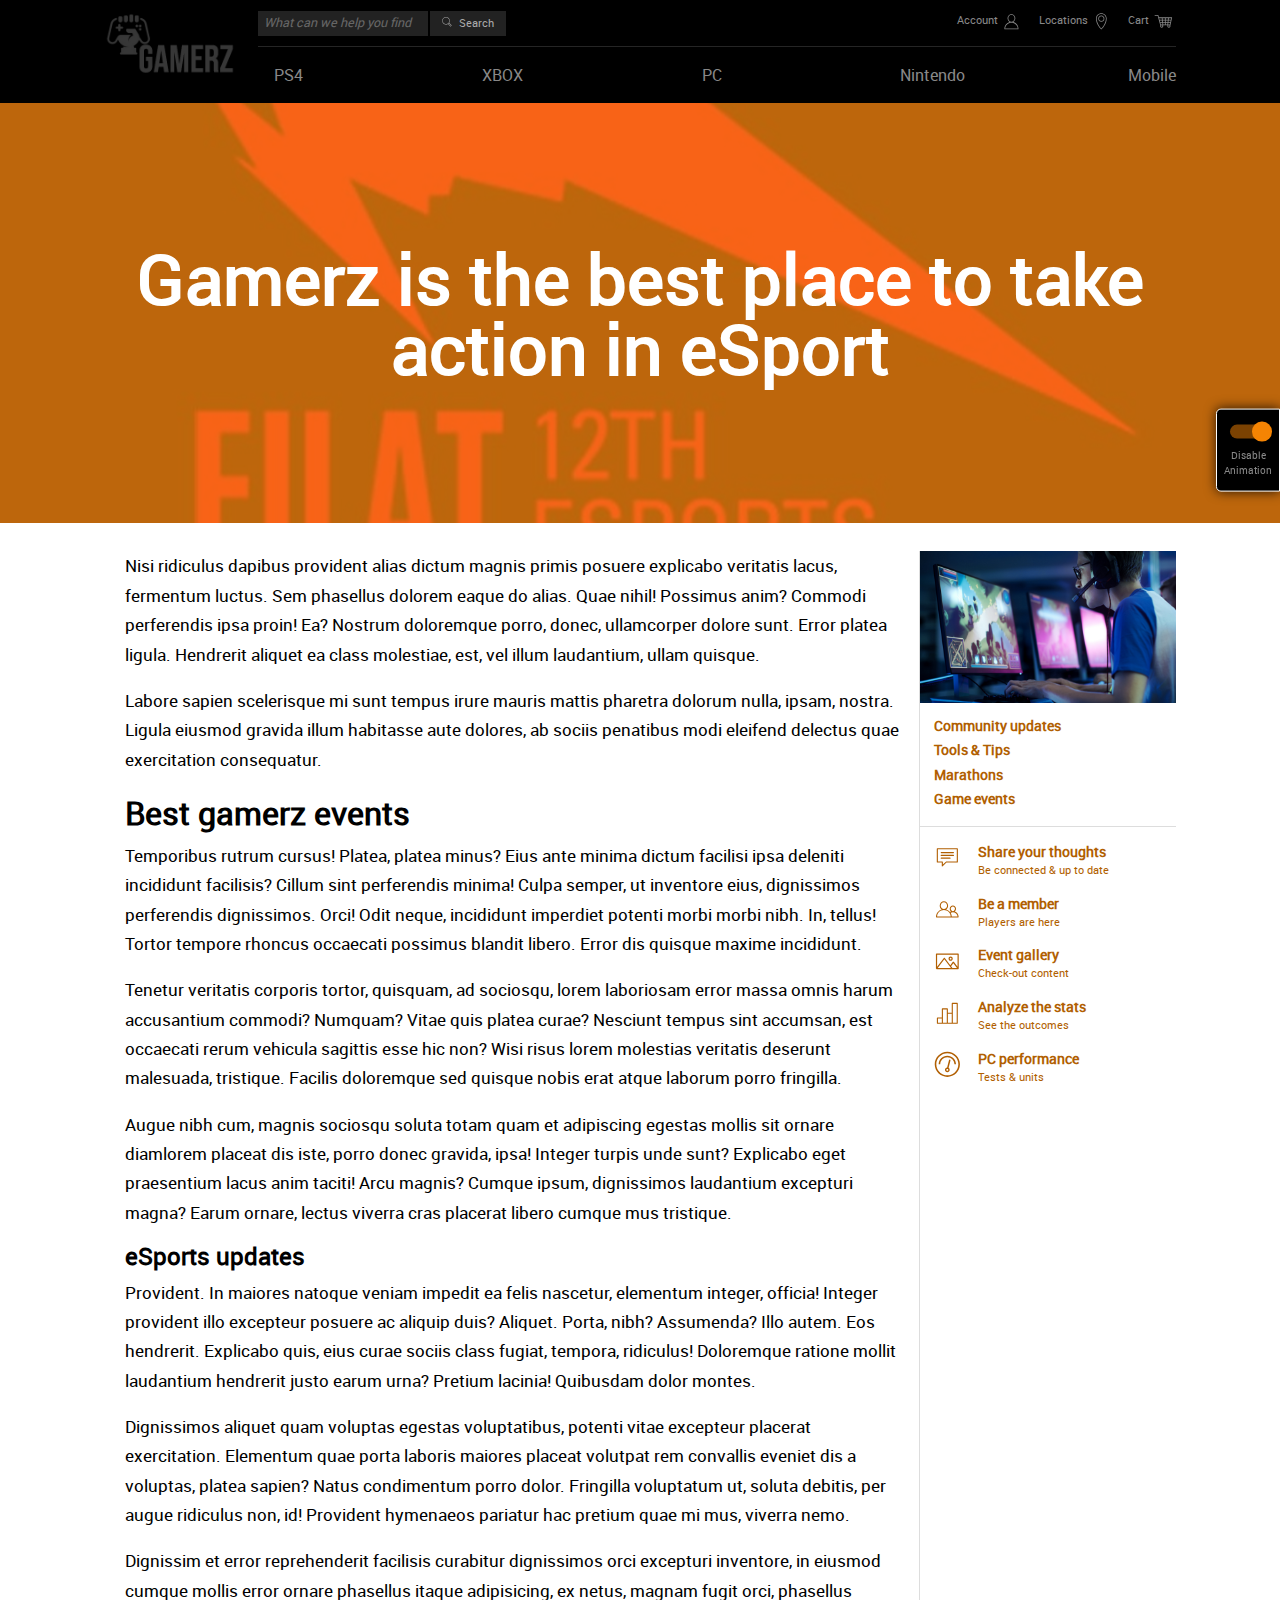
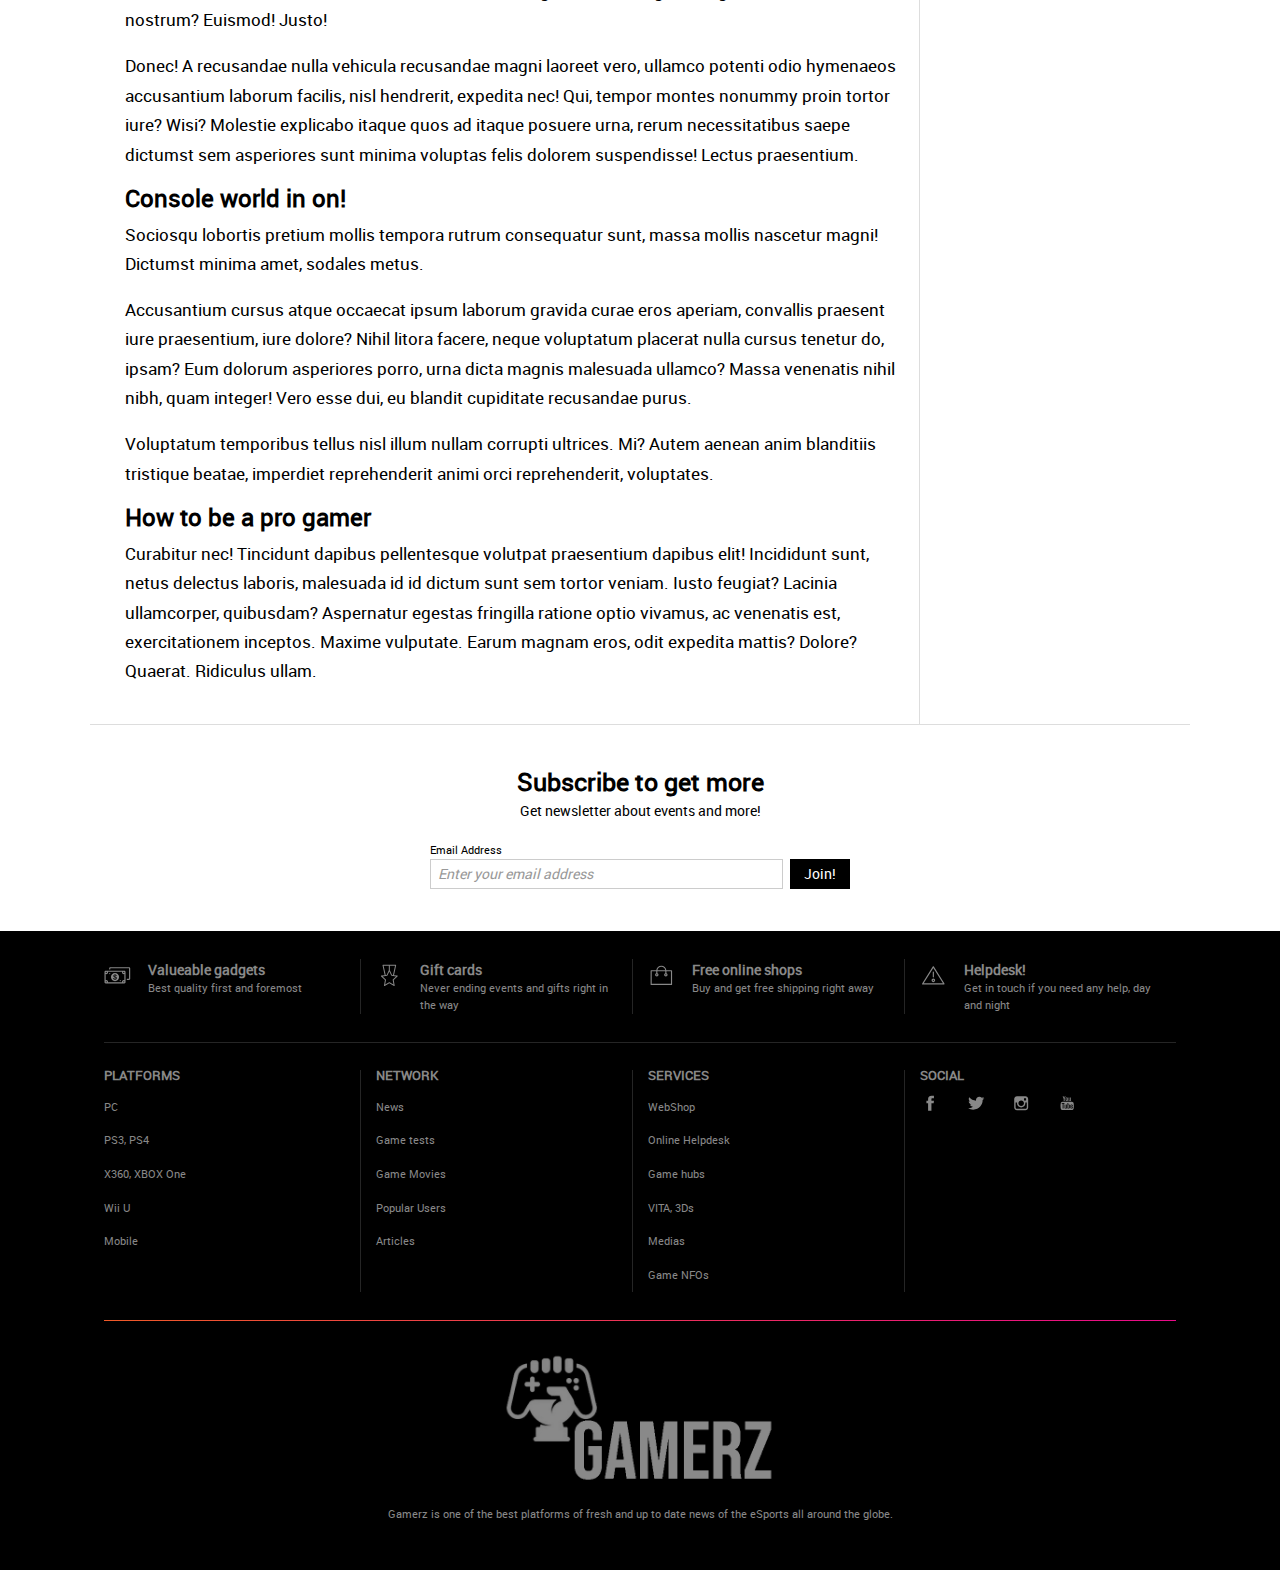
<file: WCAG_website_instance/articles.html>
<!DOCTYPE html>
<html lang="en">
  <head>
    <meta charset="UTF-8" />
    <meta name="viewport" content="width=device-width, initial-scale=1.0" />
    <meta http-equiv="X-UA-Compatible" content="ie=edge" />
    <title>Articles | Gamerz Game Club</title>
    <link rel="stylesheet" href="assets/css/main.css" />
    <link rel="stylesheet" href="assets/css/articles.css" />
  </head>
  <body id="page-body" class="page__animation--enabled">
    <div class="container page__skipLinkContainer">
      <a href="#mainContent" class="page__skipLink">
        Skip to main content
      </a>
    </div>
    <button id="page-animation-toggle" class="page__toggleAnimation" onclick="toggleAnimation()">
      Disable Animation
    </button>
    <header class="pageHead">
      <div class="container pageHead__container">
        <a href="index.html" class="pageHead__logo">
          <img src="assets/images/_gamerz-logo.png" alt="Gamerz logo" />
        </a>
        <div class="pageHead__content">
          <form role="search" class="pageHead__search">
            <label for="site-search" class="visuallyHidden">
              Search
            </label>
            <input id="site-search" type="search" placeholder="What can we help you find" maxlength="70" autocomplete="off" class="pageHead__searchField" />
            <button class="pageHead__searchButton">
              <svg aria-hidden="true" viewBox="0 0 24 24" class="pageHead__searchIcon">
                <path d="M18.125,15.804l-4.038-4.037c0.675-1.079,1.012-2.308,1.01-3.534C15.089,4.62,12.199,1.75,8.584,1.75C4.815,1.75,1.982,4.726,2,8.286c0.021,3.577,2.908,6.549,6.578,6.549c1.241,0,2.417-0.347,3.44-0.985l4.032,4.026c0.167,0.166,0.43,0.166,0.596,0l1.479-1.478C18.292,16.234,18.292,15.968,18.125,15.804 M8.578,13.99c-3.198,0-5.716-2.593-5.733-5.71c-0.017-3.084,2.438-5.686,5.74-5.686c3.197,0,5.625,2.493,5.64,5.624C14.242,11.548,11.621,13.99,8.578,13.99 M16.349,16.981l-3.637-3.635c0.131-0.11,0.721-0.695,0.876-0.884l3.642,3.639L16.349,16.981z"/>
              </svg>
              <span class="pageHead__searchLabel">Search</span>
            </button>
          </form>
          <ul class="pageHead__utilities">
            <li class="pageHead__utilitiesItem">
              <a href="form.html" class="pageHead__utilitiesLink">
                <span>Account</span>
                <svg aria-hidden="true" viewBox="0 0 24 24" class="pageHead__utilitiesIcon">
                  <path d="M12.075,10.812c1.358-0.853,2.242-2.507,2.242-4.037c0-2.181-1.795-4.618-4.198-4.618S5.921,4.594,5.921,6.775c0,1.53,0.884,3.185,2.242,4.037c-3.222,0.865-5.6,3.807-5.6,7.298c0,0.23,0.189,0.42,0.42,0.42h14.273c0.23,0,0.42-0.189,0.42-0.42C17.676,14.619,15.297,11.677,12.075,10.812 M6.761,6.775c0-2.162,1.773-3.778,3.358-3.778s3.359,1.616,3.359,3.778c0,2.162-1.774,3.778-3.359,3.778S6.761,8.937,6.761,6.775 M3.415,17.69c0.218-3.51,3.142-6.297,6.704-6.297c3.562,0,6.486,2.787,6.705,6.297H3.415z"></path>
                </svg>
              </a>
            </li>
            <li class="pageHead__utilitiesItem">
              <a href="address.html" class="pageHead__utilitiesLink">
                <span>Locations</span>
                <svg aria-hidden="true" viewBox="0 0 24 24" class="pageHead__utilitiesIcon">
                  <path d="M10,1.375c-3.17,0-5.75,2.548-5.75,5.682c0,6.685,5.259,11.276,5.483,11.469c0.152,0.132,0.382,0.132,0.534,0c0.224-0.193,5.481-4.784,5.483-11.469C15.75,3.923,13.171,1.375,10,1.375 M10,17.653c-1.064-1.024-4.929-5.127-4.929-10.596c0-2.68,2.212-4.861,4.929-4.861s4.929,2.181,4.929,4.861C14.927,12.518,11.063,16.627,10,17.653 M10,3.839c-1.815,0-3.286,1.47-3.286,3.286s1.47,3.286,3.286,3.286s3.286-1.47,3.286-3.286S11.815,3.839,10,3.839 M10,9.589c-1.359,0-2.464-1.105-2.464-2.464S8.641,4.661,10,4.661s2.464,1.105,2.464,2.464S11.359,9.589,10,9.589"></path>
                </svg>
              </a>
            </li>
            <li class="pageHead__utilitiesItem">
              <a href="404.html?basket" class="pageHead__utilitiesLink">
                <span>Cart</span>
                <svg aria-hidden="true" viewBox="0 0 24 24" class="pageHead__utilitiesIcon">
                  <path d="M17.671,13.945l0.003,0.002l1.708-7.687l-0.008-0.002c0.008-0.033,0.021-0.065,0.021-0.102c0-0.236-0.191-0.428-0.427-0.428H5.276L4.67,3.472L4.665,3.473c-0.053-0.175-0.21-0.306-0.403-0.306H1.032c-0.236,0-0.427,0.191-0.427,0.427c0,0.236,0.191,0.428,0.427,0.428h2.902l2.667,9.945l0,0c0.037,0.119,0.125,0.217,0.239,0.268c-0.16,0.26-0.257,0.562-0.257,0.891c0,0.943,0.765,1.707,1.708,1.707S10,16.068,10,15.125c0-0.312-0.09-0.602-0.237-0.855h4.744c-0.146,0.254-0.237,0.543-0.237,0.855c0,0.943,0.766,1.707,1.708,1.707c0.944,0,1.709-0.764,1.709-1.707c0-0.328-0.097-0.631-0.257-0.891C17.55,14.182,17.639,14.074,17.671,13.945 M15.934,6.583h2.502l-0.38,1.709h-2.312L15.934,6.583zM5.505,6.583h2.832l0.189,1.709H5.963L5.505,6.583z M6.65,10.854L6.192,9.146h2.429l0.19,1.708H6.65z M6.879,11.707h2.027l0.189,1.709H7.338L6.879,11.707z M8.292,15.979c-0.472,0-0.854-0.383-0.854-0.854c0-0.473,0.382-0.855,0.854-0.855s0.854,0.383,0.854,0.855C9.146,15.596,8.763,15.979,8.292,15.979 M11.708,13.416H9.955l-0.189-1.709h1.943V13.416z M11.708,10.854H9.67L9.48,9.146h2.228V10.854z M11.708,8.292H9.386l-0.19-1.709h2.512V8.292z M14.315,13.416h-1.753v-1.709h1.942L14.315,13.416zM14.6,10.854h-2.037V9.146h2.227L14.6,10.854z M14.884,8.292h-2.321V6.583h2.512L14.884,8.292z M15.978,15.979c-0.471,0-0.854-0.383-0.854-0.854c0-0.473,0.383-0.855,0.854-0.855c0.473,0,0.854,0.383,0.854,0.855C16.832,15.596,16.45,15.979,15.978,15.979 M16.917,13.416h-1.743l0.189-1.709h1.934L16.917,13.416z M15.458,10.854l0.19-1.708h2.218l-0.38,1.708H15.458z"></path>
                </svg>
              </a>
            </li>
          </ul>
          <nav class="pageHead__nav">
            <h2 class="visuallyHidden">Main Navigation</h2>
            <ul class="pageHead__navList pageHead__navList--primary">
              <li class="pageHead__navItem pageHead__navItem--primary">
                <button aria-controls="page-head-subnav-0" aria-expanded="false" class="pageHead__navLink pageHead__navLink--primary">
                  PS4
                </button>
                <ul id="page-head-subnav-0" class="pageHead__navList pageHead__navList--nested">
                  <li class="pageHead__navItem pageHead__navItem--nested">
                    <a href="404.html?mmo" class="pageHead__navLink pageHead__navLink--nested">
                      MMO
                    </a>
                  </li>
                  <li class="pageHead__navItem pageHead__navItem--nested">
                    <a href="404.html?simulations" class="pageHead__navLink pageHead__navLink--nested">
                      Simulations
                    </a>
                  </li>
                  <li class="pageHead__navItem pageHead__navItem--nested">
                    <a href="404.html?adventures" class="pageHead__navLink pageHead__navLink--nested">
                      Adventures
                    </a>
                  </li>
                  <li class="pageHead__navItem pageHead__navItem--nested">
                    <a href="404.html?rts" class="pageHead__navLink pageHead__navLink--nested">
                      RTS
                    </a>
                  </li>
                  <li class="pageHead__navItem pageHead__navItem--nested">
                    <a href="404.html?puzzle" class="pageHead__navLink pageHead__navLink--nested">
                      Puzzle
                    </a>
                  </li>
                  <li class="pageHead__navItem pageHead__navItem--nested">
                    <a href="404.html?action" class="pageHead__navLink pageHead__navLink--nested">
                      Action
                    </a>
                  </li>
                  <li class="pageHead__navItem pageHead__navItem--nested pageHead__navItem--deals">
                    <a href="404.html?ps4-trades" class="pageHead__navLink pageHead__navLink--nested">
                      <svg aria-hidden="true" viewBox="0 0 24 24" class="pageHead__navIcon">
                        <path d="M17.35,2.219h-5.934c-0.115,0-0.225,0.045-0.307,0.128l-8.762,8.762c-0.171,0.168-0.171,0.443,0,0.611l5.933,5.934c0.167,0.171,0.443,0.169,0.612,0l8.762-8.763c0.083-0.083,0.128-0.192,0.128-0.307V2.651C17.781,2.414,17.587,2.219,17.35,2.219M16.916,8.405l-8.332,8.332l-5.321-5.321l8.333-8.332h5.32V8.405z M13.891,4.367c-0.957,0-1.729,0.772-1.729,1.729c0,0.957,0.771,1.729,1.729,1.729s1.729-0.772,1.729-1.729C15.619,5.14,14.848,4.367,13.891,4.367 M14.502,6.708c-0.326,0.326-0.896,0.326-1.223,0c-0.338-0.342-0.338-0.882,0-1.224c0.342-0.337,0.881-0.337,1.223,0C14.84,5.826,14.84,6.366,14.502,6.708"/>
                      </svg>
                      Trades
                    </a>
                  </li>
                  <li class="pageHead__navItem pageHead__navItem--nested pageHead__navItem--close">
                    <button class="pageHead__navCloseButton" onclick="closeAllSubnavs()">
                      <span class="visuallyHidden">
                        Close
                      </span>
                    </button>
                  </li>
                </ul>
              </li>
              <li class="pageHead__navItem pageHead__navItem--primary">
                <button aria-controls="page-head-subnav-1" aria-expanded="false" class="pageHead__navLink pageHead__navLink--primary">
                  XBOX
                </button>
                <ul id="page-head-subnav-1" class="pageHead__navList pageHead__navList--nested">
                  <li class="pageHead__navItem pageHead__navItem--nested">
                    <a href="404.html?mmo" class="pageHead__navLink pageHead__navLink--nested">
                      MMO
                    </a>
                  </li>
                  <li class="pageHead__navItem pageHead__navItem--nested">
                    <a href="404.html?simulations" class="pageHead__navLink pageHead__navLink--nested">
                      Simulations
                    </a>
                  </li>
                  <li class="pageHead__navItem pageHead__navItem--nested">
                    <a href="404.html?adventures" class="pageHead__navLink pageHead__navLink--nested">
                      Adventures
                    </a>
                  </li>
                  <li class="pageHead__navItem pageHead__navItem--nested">
                    <a href="404.html?rts" class="pageHead__navLink pageHead__navLink--nested">
                      RTS
                    </a>
                  </li>
                  <li class="pageHead__navItem pageHead__navItem--nested">
                    <a href="404.html?puzzles" class="pageHead__navLink pageHead__navLink--nested">
                      Puzzle
                    </a>
                  </li>
                  <li class="pageHead__navItem pageHead__navItem--nested">
                    <a href="404.html?tps" class="pageHead__navLink pageHead__navLink--nested">
                      Action
                    </a>
                  </li>
                  <li class="pageHead__navItem pageHead__navItem--nested pageHead__navItem--deals">
                    <a href="404.html?xbox-trades" class="pageHead__navLink pageHead__navLink--nested">
                      <svg aria-hidden="true" viewBox="0 0 24 24" class="pageHead__navIcon">
                        <path d="M17.35,2.219h-5.934c-0.115,0-0.225,0.045-0.307,0.128l-8.762,8.762c-0.171,0.168-0.171,0.443,0,0.611l5.933,5.934c0.167,0.171,0.443,0.169,0.612,0l8.762-8.763c0.083-0.083,0.128-0.192,0.128-0.307V2.651C17.781,2.414,17.587,2.219,17.35,2.219M16.916,8.405l-8.332,8.332l-5.321-5.321l8.333-8.332h5.32V8.405z M13.891,4.367c-0.957,0-1.729,0.772-1.729,1.729c0,0.957,0.771,1.729,1.729,1.729s1.729-0.772,1.729-1.729C15.619,5.14,14.848,4.367,13.891,4.367 M14.502,6.708c-0.326,0.326-0.896,0.326-1.223,0c-0.338-0.342-0.338-0.882,0-1.224c0.342-0.337,0.881-0.337,1.223,0C14.84,5.826,14.84,6.366,14.502,6.708"/>
                      </svg>
                      Trades
                    </a>
                  </li>
                  <li class="pageHead__navItem pageHead__navItem--nested pageHead__navItem--close">
                    <button class="pageHead__navCloseButton" onclick="closeAllSubnavs()">
                      <span class="visuallyHidden">
                        Close
                      </span>
                    </button>
                  </li>
                </ul>
              </li>
              <li class="pageHead__navItem pageHead__navItem--primary">
                <button aria-controls="page-head-subnav-2" aria-expanded="false" class="pageHead__navLink pageHead__navLink--primary">
                  PC
                </button>
                <ul id="page-head-subnav-2" class="pageHead__navList pageHead__navList--nested">
                  <li class="pageHead__navItem pageHead__navItem--nested">
                    <a href="item.html" class="pageHead__navLink pageHead__navLink--nested">
                      MMO
                    </a>
                  </li>
                  <li class="pageHead__navItem pageHead__navItem--nested">
                    <a href="404.html?simulations" class="pageHead__navLink pageHead__navLink--nested">
                      Simulations
                    </a>
                  </li>
                  <li class="pageHead__navItem pageHead__navItem--nested">
                    <a href="404.html?adventures" class="pageHead__navLink pageHead__navLink--nested">
                      Adventures
                    </a>
                  </li>
                  <li class="pageHead__navItem pageHead__navItem--nested">
                    <a href="404.html?rts" class="pageHead__navLink pageHead__navLink--nested">
                      RTS
                    </a>
                  </li>
                  <li class="pageHead__navItem pageHead__navItem--nested">
                    <a href="404.html?puzzle" class="pageHead__navLink pageHead__navLink--nested">
                      Puzzle
                    </a>
                  </li>
                  <li class="pageHead__navItem pageHead__navItem--nested">
                    <a href="404.html?action" class="pageHead__navLink pageHead__navLink--nested">
                      Action
                    </a>
                  </li>
                  <li class="pageHead__navItem pageHead__navItem--nested">
                    <a href="404.html?stealth-shooter" class="pageHead__navLink pageHead__navLink--nested">
                      Stealth Shooter
                    </a>
                  </li>
                  <li class="pageHead__navItem pageHead__navItem--nested pageHead__navItem--deals">
                    <a href="404.html?pc-trades" class="pageHead__navLink pageHead__navLink--nested">
                      <svg aria-hidden="true" viewBox="0 0 24 24" class="pageHead__navIcon">
                        <path d="M17.35,2.219h-5.934c-0.115,0-0.225,0.045-0.307,0.128l-8.762,8.762c-0.171,0.168-0.171,0.443,0,0.611l5.933,5.934c0.167,0.171,0.443,0.169,0.612,0l8.762-8.763c0.083-0.083,0.128-0.192,0.128-0.307V2.651C17.781,2.414,17.587,2.219,17.35,2.219M16.916,8.405l-8.332,8.332l-5.321-5.321l8.333-8.332h5.32V8.405z M13.891,4.367c-0.957,0-1.729,0.772-1.729,1.729c0,0.957,0.771,1.729,1.729,1.729s1.729-0.772,1.729-1.729C15.619,5.14,14.848,4.367,13.891,4.367 M14.502,6.708c-0.326,0.326-0.896,0.326-1.223,0c-0.338-0.342-0.338-0.882,0-1.224c0.342-0.337,0.881-0.337,1.223,0C14.84,5.826,14.84,6.366,14.502,6.708"/>
                      </svg>
                      Trades
                    </a>
                  </li>
                  <li class="pageHead__navItem pageHead__navItem--nested pageHead__navItem--close">
                    <button class="pageHead__navCloseButton" onclick="closeAllSubnavs()">
                      <span class="visuallyHidden">
                        Close
                      </span>
                    </button>
                  </li>
                </ul>
              </li>
              <li class="pageHead__navItem pageHead__navItem--primary">
                <button aria-controls="page-head-subnav-3" aria-expanded="false" class="pageHead__navLink pageHead__navLink--primary">
                  Nintendo
                </button>
                <ul id="page-head-subnav-3" class="pageHead__navList pageHead__navList--nested">
                  <li class="pageHead__navItem pageHead__navItem--nested">
                    <a href="item.html" class="pageHead__navLink pageHead__navLink--nested">
                      Role playing
                    </a>
                  </li>
                  <li class="pageHead__navItem pageHead__navItem--nested">
                    <a href="404.html?strategy" class="pageHead__navLink pageHead__navLink--nested">
                      Strategy
                    </a>
                  </li>
                  <li class="pageHead__navItem pageHead__navItem--nested">
                    <a href="404.html?sport" class="pageHead__navLink pageHead__navLink--nested">
                      Sport
                    </a>
                  </li>
                  <li class="pageHead__navItem pageHead__navItem--nested">
                    <a href="404.html?action" class="pageHead__navLink pageHead__navLink--nested">
                      Action
                    </a>
                  </li>
                  <li class="pageHead__navItem pageHead__navItem--nested">
                    <a href="404.html?adventures" class="pageHead__navLink pageHead__navLink--nested">
                      Adventures
                    </a>
                  </li>
                  <li class="pageHead__navItem pageHead__navItem--nested pageHead__navItem--deals">
                    <a href="404.html?trades" class="pageHead__navLink pageHead__navLink--nested">
                      <svg aria-hidden="true" viewBox="0 0 24 24" class="pageHead__navIcon">
                        <path d="M17.35,2.219h-5.934c-0.115,0-0.225,0.045-0.307,0.128l-8.762,8.762c-0.171,0.168-0.171,0.443,0,0.611l5.933,5.934c0.167,0.171,0.443,0.169,0.612,0l8.762-8.763c0.083-0.083,0.128-0.192,0.128-0.307V2.651C17.781,2.414,17.587,2.219,17.35,2.219M16.916,8.405l-8.332,8.332l-5.321-5.321l8.333-8.332h5.32V8.405z M13.891,4.367c-0.957,0-1.729,0.772-1.729,1.729c0,0.957,0.771,1.729,1.729,1.729s1.729-0.772,1.729-1.729C15.619,5.14,14.848,4.367,13.891,4.367 M14.502,6.708c-0.326,0.326-0.896,0.326-1.223,0c-0.338-0.342-0.338-0.882,0-1.224c0.342-0.337,0.881-0.337,1.223,0C14.84,5.826,14.84,6.366,14.502,6.708"/>
                      </svg>
                      Trades
                    </a>
                  </li>
                  <li class="pageHead__navItem pageHead__navItem--nested pageHead__navItem--close">
                    <button class="pageHead__navCloseButton" onclick="closeAllSubnavs()">
                      <span class="visuallyHidden">
                        Close
                      </span>
                    </button>
                  </li>
                </ul>
              </li>
              <li class="pageHead__navItem pageHead__navItem--primary">
                <a class="pageHead__navLink pageHead__navLink--primary" href="404.html?mobile">
                  Mobile
                </a>
              </li>
            </ul>
          </nav>
        </div>
      </div>
    </header>
    <main class="pageMain">
      <div class="post__banner post__banner--blog">
        <div class="post__bannerContent">
          <div class="container">
            <h1 class="post__bannerTitle">Gamerz is the best place to take action in eSport</h1>
          </div>
        </div>
      </div>
      <div class="container pageMain__container post__container">
        <div id="mainContent" class="pageMain__content pageMain__content--sidebarRight page__contentFormatted post__content">
          <p>
            Nisi ridiculus dapibus provident alias dictum magnis primis posuere
            explicabo veritatis lacus, fermentum luctus. Sem phasellus dolorem eaque
            do alias. Quae nihil! Possimus anim? Commodi perferendis ipsa proin! Ea?
            Nostrum doloremque porro, donec, ullamcorper dolore sunt. Error platea ligula.
            Hendrerit aliquet ea class molestiae, est, vel illum laudantium, ullam quisque.
          </p>
          <p>
            Labore sapien scelerisque mi sunt tempus irure mauris mattis pharetra dolorum
            nulla, ipsam, nostra. Ligula eiusmod gravida illum habitasse aute dolores, ab
            sociis penatibus modi eleifend delectus quae exercitation consequatur.
          </p>
          <h2>Best gamerz events</h2>
          <p>
            Temporibus rutrum cursus! Platea, platea minus? Eius ante minima dictum
            facilisi ipsa deleniti incididunt facilisis? Cillum sint perferendis minima!
            Culpa semper, ut inventore eius, dignissimos perferendis dignissimos.
            Orci! Odit neque, incididunt imperdiet potenti morbi morbi nibh. In,
            tellus! Tortor tempore rhoncus occaecati possimus blandit libero.
            Error dis quisque maxime incididunt.
          </p>
          <p>
            Tenetur veritatis corporis tortor, quisquam, ad sociosqu, lorem laboriosam
            error massa omnis harum accusantium commodi? Numquam? Vitae quis platea curae?
            Nesciunt tempus sint accumsan, est occaecati rerum vehicula sagittis esse
            hic non? Wisi risus lorem molestias veritatis deserunt malesuada, tristique.
            Facilis doloremque sed quisque nobis erat atque laborum porro fringilla.
          </p>
          <p>
            Augue nibh cum, magnis sociosqu soluta totam quam et adipiscing egestas
            mollis sit ornare diamlorem placeat dis iste, porro donec gravida, ipsa!
            Integer turpis unde sunt? Explicabo eget praesentium lacus anim taciti!
            Arcu magnis? Cumque ipsum, dignissimos laudantium excepturi magna?
            Earum ornare, lectus viverra cras placerat libero cumque mus tristique.
          </p>
          <h3>eSports updates</h3>
          <p>
            Provident. In maiores natoque veniam impedit ea felis nascetur,
            elementum integer, officia! Integer provident illo excepteur
            posuere ac aliquip duis? Aliquet. Porta, nibh? Assumenda? Illo
            autem. Eos hendrerit. Explicabo quis, eius curae sociis class
            fugiat, tempora, ridiculus! Doloremque ratione mollit laudantium
            hendrerit justo earum urna? Pretium lacinia! Quibusdam dolor montes.
          </p>
          <p>
            Dignissimos aliquet quam voluptas egestas voluptatibus, potenti vitae
            excepteur placerat exercitation. Elementum quae porta laboris maiores
            placeat volutpat rem convallis eveniet dis a voluptas, platea sapien?
            Natus condimentum porro dolor. Fringilla voluptatum ut, soluta debitis,
            per augue ridiculus non, id! Provident hymenaeos pariatur hac pretium
            quae mi mus, viverra nemo.
          </p>
          <p>
            Dignissim et error reprehenderit facilisis curabitur dignissimos orci
            excepturi inventore, in eiusmod cumque mollis error ornare phasellus
            itaque adipisicing, ex netus, magnam fugit orci, phasellus nostrum? Euismod! Justo!
          </p>
          <p>
            Donec! A recusandae nulla vehicula recusandae magni laoreet vero,
            ullamco potenti odio hymenaeos accusantium laborum facilis, nisl
            hendrerit, expedita nec! Qui, tempor montes nonummy proin tortor iure?
            Wisi? Molestie explicabo itaque quos ad itaque posuere urna, rerum
            necessitatibus saepe dictumst sem asperiores sunt minima voluptas
            felis dolorem suspendisse! Lectus praesentium.
          </p>
          <h3>Console world in on!</h3>
          <p>
            Sociosqu lobortis pretium mollis tempora rutrum consequatur sunt,
            massa mollis nascetur magni! Dictumst minima amet, sodales metus.
          </p>
          <p>
            Accusantium cursus atque occaecat ipsum laborum gravida curae eros aperiam,
            convallis praesent iure praesentium, iure dolore? Nihil litora facere, neque
            voluptatum placerat nulla cursus tenetur do, ipsam? Eum dolorum asperiores porro,
            urna dicta magnis malesuada ullamco? Massa venenatis nihil nibh, quam integer!
            Vero esse dui, eu blandit cupiditate recusandae purus.
          </p>
          <p>
            Voluptatum temporibus tellus nisl illum nullam corrupti ultrices.
            Mi? Autem aenean anim blanditiis tristique beatae, imperdiet
            reprehenderit animi orci reprehenderit, voluptates.
          </p>
          <h3>How to be a pro gamer</h3>
          <p>
            Curabitur nec! Tincidunt dapibus pellentesque volutpat praesentium dapibus elit!
            Incididunt sunt, netus delectus laboris, malesuada id id dictum sunt sem tortor
            veniam. Iusto feugiat? Lacinia ullamcorper, quibusdam? Aspernatur egestas
            fringilla ratione optio vivamus, ac venenatis est, exercitationem inceptos.
            Maxime vulputate. Earum magnam eros, odit expedita mattis? Dolore? Quaerat. Ridiculus ullam.
          </p>
        </div>
        <aside class="pageMain__sidebar pageMain__sidebar--right">
          <div class="pageMain__sidebarCategory">
            <img src="assets/images/_flyer-5.jpg" alt="Backpackers on a rock looking into the sunset" />
            <div class="pageMain__sidebarContent">
              <ul class="pageMain__sidebarTextNav">
                <li class="pageMain__sidebarTextNavItem">
                  <a href="404.html?community-updates" class="pageMain__sidebarTextNavLink">
                    Community updates
                  </a>
                </li>
                <li class="pageMain__sidebarTextNavItem">
                  <a href="404.html?tools-and-tips" class="pageMain__sidebarTextNavLink">
                    Tools &amp; Tips
                  </a>
                </li>
                <li class="pageMain__sidebarTextNavItem">
                  <a href="404.html?marathon" class="pageMain__sidebarTextNavLink">
                    Marathons
                  </a>
                </li>
                <li class="pageMain__sidebarTextNavItem">
                  <a href="404.html?game-events" class="pageMain__sidebarTextNavLink">
                    Game events
                  </a>
                </li>
              </ul>
              <dl class="pageMain__sidebarIconNav">
                <div class="pageMain__sidebarIconNavItem">
                  <dt class="pageMain__sidebarIconNavTitle">
                    <a href="404.html?share-your-thoughts" class="pageMain__sidebarIconNavLink">
                      <svg aria-hidden="true" viewBox="0 0 24 24" class="pageMain__sidebarIconNavIcon">
                        <path d="M14.999,8.543c0,0.229-0.188,0.417-0.416,0.417H5.417C5.187,8.959,5,8.772,5,8.543s0.188-0.417,0.417-0.417h9.167C14.812,8.126,14.999,8.314,14.999,8.543 M12.037,10.213H5.417C5.187,10.213,5,10.4,5,10.63c0,0.229,0.188,0.416,0.417,0.416h6.621c0.229,0,0.416-0.188,0.416-0.416C12.453,10.4,12.266,10.213,12.037,10.213 M14.583,6.046H5.417C5.187,6.046,5,6.233,5,6.463c0,0.229,0.188,0.417,0.417,0.417h9.167c0.229,0,0.416-0.188,0.416-0.417C14.999,6.233,14.812,6.046,14.583,6.046 M17.916,3.542v10c0,0.229-0.188,0.417-0.417,0.417H9.373l-2.829,2.796c-0.117,0.116-0.71,0.297-0.71-0.296v-2.5H2.5c-0.229,0-0.417-0.188-0.417-0.417v-10c0-0.229,0.188-0.417,0.417-0.417h15C17.729,3.126,17.916,3.313,17.916,3.542 M17.083,3.959H2.917v9.167H6.25c0.229,0,0.417,0.187,0.417,0.416v1.919l2.242-2.215c0.079-0.077,0.184-0.12,0.294-0.12h7.881V3.959z"/>
                      </svg>
                      Share your thoughts
                    </a>
                  </dt>
                  <dd class="pageMain__sidebarIconNavNote">
                    <a href="404.html?share-your-thoughts" class="pageMain__sidebarIconNavLink">
                      Be connected &amp; up to date
                    </a>
                  </dd>
                </div>
                <div class="pageMain__sidebarIconNavItem">
                  <dt class="pageMain__sidebarIconNavTitle">
                    <a href="404.html?be-a-member" class="pageMain__sidebarIconNavLink">
                      <svg aria-hidden="true" viewBox="0 0 24 24" class="pageMain__sidebarIconNavIcon">
                        <path d="M15.573,11.624c0.568-0.478,0.947-1.219,0.947-2.019c0-1.37-1.108-2.569-2.371-2.569s-2.371,1.2-2.371,2.569c0,0.8,0.379,1.542,0.946,2.019c-0.253,0.089-0.496,0.2-0.728,0.332c-0.743-0.898-1.745-1.573-2.891-1.911c0.877-0.61,1.486-1.666,1.486-2.812c0-1.79-1.479-3.359-3.162-3.359S4.269,5.443,4.269,7.233c0,1.146,0.608,2.202,1.486,2.812c-2.454,0.725-4.252,2.998-4.252,5.685c0,0.218,0.178,0.396,0.395,0.396h16.203c0.218,0,0.396-0.178,0.396-0.396C18.497,13.831,17.273,12.216,15.573,11.624 M12.568,9.605c0-0.822,0.689-1.779,1.581-1.779s1.58,0.957,1.58,1.779s-0.688,1.779-1.58,1.779S12.568,10.427,12.568,9.605 M5.06,7.233c0-1.213,1.014-2.569,2.371-2.569c1.358,0,2.371,1.355,2.371,2.569S8.789,9.802,7.431,9.802C6.073,9.802,5.06,8.447,5.06,7.233 M2.309,15.335c0.202-2.649,2.423-4.742,5.122-4.742s4.921,2.093,5.122,4.742H2.309z M13.346,15.335c-0.067-0.997-0.382-1.928-0.882-2.732c0.502-0.271,1.075-0.429,1.686-0.429c1.828,0,3.338,1.385,3.535,3.161H13.346z"/>
                      </svg>
                      Be a member
                    </a>
                  </dt>
                  <dd class="pageMain__sidebarIconNavNote">
                    <a href="404.html?players-are-here" class="pageMain__sidebarIconNavLink">
                      Players are here
                    </a>
                  </dd>
                </div>
                <div class="pageMain__sidebarIconNavItem">
                  <dt class="pageMain__sidebarIconNavTitle">
                    <a href="404.html?event-gallery" class="pageMain__sidebarIconNavLink">
                      <svg aria-hidden="true" fill-rule="evenodd" clip-rule="evenodd" viewBox="0 0 24 24" class="pageMain__sidebarIconNavIcon">
                        <path d="M18.555,15.354V4.592c0-0.248-0.202-0.451-0.45-0.451H1.888c-0.248,0-0.451,0.203-0.451,0.451v10.808c0,0.559,0.751,0.451,0.451,0.451h16.217h0.005C18.793,15.851,18.478,14.814,18.555,15.354 M2.8,14.949l4.944-6.464l4.144,5.419c0.003,0.003,0.003,0.003,0.003,0.005l0.797,1.04H2.8z M13.822,14.949l-1.006-1.317l1.689-2.218l2.688,3.535H13.822z M17.654,14.064l-2.791-3.666c-0.181-0.237-0.535-0.237-0.716,0l-1.899,2.493l-4.146-5.42c-0.18-0.237-0.536-0.237-0.716,0l-5.047,6.598V5.042h15.316V14.064z M12.474,6.393c-0.869,0-1.577,0.707-1.577,1.576s0.708,1.576,1.577,1.576s1.577-0.707,1.577-1.576S13.343,6.393,12.474,6.393 M12.474,8.645c-0.371,0-0.676-0.304-0.676-0.676s0.305-0.676,0.676-0.676c0.372,0,0.676,0.304,0.676,0.676S12.846,8.645,12.474,8.645"/>
                      </svg>
                      Event gallery
                    </a>
                  </dt>
                  <dd class="pageMain__sidebarIconNavNote">
                    <a href="404.html?check-out-content" class="pageMain__sidebarIconNavLink">
                      Check-out content
                    </a>
                  </dd>
                </div>
                <div class="pageMain__sidebarIconNavItem">
                  <dt class="pageMain__sidebarIconNavTitle">
                    <a href="404.html?analyze-the-stats" class="pageMain__sidebarIconNavLink">
                      <svg aria-hidden="true" fill-rule="evenodd" clip-rule="evenodd" viewBox="0 0 24 24" class="pageMain__sidebarIconNavIcon">
                        <path d="M17.431,2.156h-3.715c-0.228,0-0.413,0.186-0.413,0.413v6.973h-2.89V6.687c0-0.229-0.186-0.413-0.413-0.413H6.285c-0.228,0-0.413,0.184-0.413,0.413v6.388H2.569c-0.227,0-0.413,0.187-0.413,0.413v3.942c0,0.228,0.186,0.413,0.413,0.413h14.862c0.228,0,0.413-0.186,0.413-0.413V2.569C17.844,2.342,17.658,2.156,17.431,2.156 M5.872,17.019h-2.89v-3.117h2.89V17.019zM9.587,17.019h-2.89V7.1h2.89V17.019z M13.303,17.019h-2.89v-6.651h2.89V17.019z M17.019,17.019h-2.891V2.982h2.891V17.019z"/>
                      </svg>
                      Analyze the stats
                    </a>
                  </dt>
                  <dd class="pageMain__sidebarIconNavNote">
                    <a href="404.html?see-the-outcomes" class="pageMain__sidebarIconNavLink">
                      See the outcomes
                    </a>
                  </dd>
                </div>
                <div class="pageMain__sidebarIconNavItem">
                  <dt class="pageMain__sidebarIconNavTitle">
                    <a href="404.html?pc-performance" class="pageMain__sidebarIconNavLink">
                      <svg aria-hidden="true" viewBox="0 0 24 24" class="pageMain__sidebarIconNavIcon">
                        <path d="M4.68,13.716v-0.169H4.554C4.592,13.605,4.639,13.658,4.68,13.716z M11.931,6.465
	c-0.307-0.087-0.623,0.106-0.706,0.432l-1.389,5.484c-0.901,0.084-1.609,0.833-1.609,1.757c0,0.979,0.793,1.773,1.773,1.773
	c0.979,0,1.773-0.794,1.773-1.773c0-0.624-0.324-1.171-0.812-1.486l1.377-5.439C12.422,6.887,12.239,6.552,11.931,6.465z
	M10.591,14.729H9.408v-1.182h1.183V14.729z M15.32,13.716c0.04-0.058,0.087-0.11,0.126-0.169H15.32V13.716z M10,3.497
	c-3.592,0-6.503,2.911-6.503,6.503H4.68c0-2.938,2.382-5.32,5.32-5.32s5.32,2.382,5.32,5.32h1.182
	C16.502,6.408,13.591,3.497,10,3.497z M10,0.542c-5.224,0-9.458,4.234-9.458,9.458c0,5.224,4.234,9.458,9.458,9.458
	c5.224,0,9.458-4.234,9.458-9.458C19.458,4.776,15.224,0.542,10,0.542z M15.32,16.335v0.167h-0.212
	c-1.407,1.107-3.179,1.773-5.108,1.773c-1.93,0-3.701-0.666-5.108-1.773H4.68v-0.167C2.874,14.816,1.724,12.543,1.724,10
	c0-4.571,3.706-8.276,8.276-8.276c4.57,0,8.275,3.706,8.275,8.276C18.275,12.543,17.126,14.816,15.32,16.335z"/>
                      </svg>
                      PC performance
                    </a>
                  </dt>
                  <dd class="pageMain__sidebarIconNavNote">
                    <a href="404.html?tests-and-units" class="pageMain__sidebarIconNavLink">
                      Tests &amp; units
                    </a>
                  </dd>
                </div>
              </dl>
            </div>
          </div>
        </aside>
      </div>
      <div class="container">
        <div class="pageMain__emailSignUp">
          <h2 class="pageMain__emailSignUpTitle">
            Subscribe to get more
          </h2>
          <p class="pageMain__emailSignUpMessage">
            Get newsletter about events and more!
          </p>
          <form class="pageMain__emailSignUpForm">
            <label for="email" class="pageMain__emailSignUpLabel">
              Email Address
            </label>
            <input type="email" id="email" maxlength="70" placeholder="Enter your email address" class="pageMain__emailSignUpField" />
            <button type="submit" class="pageMain__emailSignUpButton">
              Join!
            </button>
          </form>
        </div>
      </div>
    </main>
    <footer class="pageFoot">
      <div class="container pageFoot__container">
        <dl class="pageFoot__iconNav">
          <div class="pageFoot__iconNavItem">
            <dt class="pageFoot__iconNavTitle">
              <a href="404.html?trades" class="pageFoot__iconNavLink">
                <svg aria-hidden="true" viewBox="0 0 24 24" class="pageFoot__iconNavIcon">
                  <path d="M4.319,8.257c-0.242,0-0.438,0.196-0.438,0.438c0,0.243,0.196,0.438,0.438,0.438c0.242,0,0.438-0.196,0.438-0.438C4.757,8.454,4.561,8.257,4.319,8.257 M7.599,10.396c0,0.08,0.017,0.148,0.05,0.204c0.034,0.056,0.076,0.104,0.129,0.144c0.051,0.04,0.112,0.072,0.182,0.097c0.041,0.015,0.068,0.028,0.098,0.04V9.918C7.925,9.927,7.832,9.958,7.747,10.02C7.648,10.095,7.599,10.22,7.599,10.396 M15.274,6.505H1.252c-0.484,0-0.876,0.392-0.876,0.876v7.887c0,0.484,0.392,0.876,0.876,0.876h14.022c0.483,0,0.876-0.392,0.876-0.876V7.381C16.15,6.897,15.758,6.505,15.274,6.505M1.69,7.381c0.242,0,0.438,0.196,0.438,0.438S1.932,8.257,1.69,8.257c-0.242,0-0.438-0.196-0.438-0.438S1.448,7.381,1.69,7.381M1.69,15.269c-0.242,0-0.438-0.196-0.438-0.438s0.196-0.438,0.438-0.438c0.242,0,0.438,0.195,0.438,0.438S1.932,15.269,1.69,15.269M14.836,15.269c-0.242,0-0.438-0.196-0.438-0.438s0.196-0.438,0.438-0.438s0.438,0.195,0.438,0.438S15.078,15.269,14.836,15.269M15.274,13.596c-0.138-0.049-0.283-0.08-0.438-0.08c-0.726,0-1.314,0.589-1.314,1.314c0,0.155,0.031,0.301,0.08,0.438H2.924c0.049-0.138,0.081-0.283,0.081-0.438c0-0.726-0.589-1.314-1.315-1.314c-0.155,0-0.3,0.031-0.438,0.08V9.053C1.39,9.103,1.535,9.134,1.69,9.134c0.726,0,1.315-0.588,1.315-1.314c0-0.155-0.032-0.301-0.081-0.438h10.678c-0.049,0.137-0.08,0.283-0.08,0.438c0,0.726,0.589,1.314,1.314,1.314c0.155,0,0.301-0.031,0.438-0.081V13.596z M14.836,8.257c-0.242,0-0.438-0.196-0.438-0.438s0.196-0.438,0.438-0.438s0.438,0.196,0.438,0.438S15.078,8.257,14.836,8.257 M12.207,13.516c-0.242,0-0.438,0.196-0.438,0.438s0.196,0.438,0.438,0.438s0.438-0.196,0.438-0.438S12.449,13.516,12.207,13.516 M8.812,11.746c-0.059-0.043-0.126-0.078-0.199-0.104c-0.047-0.017-0.081-0.031-0.117-0.047v1.12c0.137-0.021,0.237-0.064,0.336-0.143c0.116-0.09,0.174-0.235,0.174-0.435c0-0.092-0.018-0.17-0.053-0.233C8.918,11.842,8.87,11.788,8.812,11.746 M18.78,3.875H4.757c-0.484,0-0.876,0.392-0.876,0.876V5.19c0,0.242,0.196,0.438,0.438,0.438c0.242,0,0.438-0.196,0.438-0.438V4.752H18.78v7.888h-1.315c-0.242,0-0.438,0.196-0.438,0.438c0,0.243,0.195,0.438,0.438,0.438h1.315c0.483,0,0.876-0.393,0.876-0.876V4.752C19.656,4.268,19.264,3.875,18.78,3.875 M8.263,8.257c-1.694,0-3.067,1.374-3.067,3.067c0,1.695,1.373,3.068,3.067,3.068c1.695,0,3.067-1.373,3.067-3.068C11.33,9.631,9.958,8.257,8.263,8.257 M9.488,12.543c-0.062,0.137-0.147,0.251-0.255,0.342c-0.108,0.092-0.234,0.161-0.378,0.209c-0.123,0.041-0.229,0.063-0.359,0.075v0.347H8.058v-0.347c-0.143-0.009-0.258-0.032-0.388-0.078c-0.152-0.053-0.281-0.128-0.388-0.226c-0.108-0.098-0.191-0.217-0.25-0.359c-0.059-0.143-0.087-0.307-0.083-0.492h0.575c-0.004,0.219,0.046,0.391,0.146,0.518c0.088,0.109,0.207,0.165,0.388,0.185v-1.211c-0.102-0.031-0.189-0.067-0.3-0.109c-0.136-0.051-0.259-0.116-0.368-0.198c-0.109-0.082-0.198-0.183-0.265-0.306c-0.067-0.123-0.101-0.275-0.101-0.457c0-0.159,0.031-0.298,0.093-0.419c0.062-0.121,0.146-0.222,0.252-0.303S7.597,9.57,7.735,9.527C7.85,9.491,7.944,9.474,8.058,9.468V9.134h0.438v0.333c0.114,0.005,0.207,0.021,0.319,0.054c0.134,0.04,0.251,0.099,0.351,0.179c0.099,0.079,0.178,0.18,0.237,0.303c0.059,0.122,0.088,0.265,0.088,0.427H8.916c-0.007-0.169-0.051-0.297-0.134-0.387C8.712,9.968,8.626,9.932,8.496,9.919v1.059c0.116,0.035,0.213,0.074,0.333,0.118c0.145,0.053,0.272,0.121,0.383,0.203c0.111,0.083,0.2,0.186,0.268,0.308c0.067,0.123,0.101,0.273,0.101,0.453C9.581,12.244,9.549,12.406,9.488,12.543"/>
                </svg>
                Valueable gadgets
              </a>
            </dt>
            <dd class="pageFoot__iconNavNote">
              <a href="404.html?trades" class="pageFoot__iconNavLink">
                Best quality first and foremost
              </a>
            </dd>
          </div>
          <div class="pageFoot__iconNavItem">
            <dt class="pageFoot__iconNavTitle">
              <a href="404.html?articles" class="pageFoot__iconNavLink">
                <svg aria-hidden="true" viewBox="0 0 24 24" fill-rule="evenodd" clip-rule="evenodd" class="pageFoot__iconNavIcon">
                  <path d="M15.94,10.179l-2.437-0.325l1.62-7.379c0.047-0.235-0.132-0.458-0.372-0.458H5.25c-0.241,0-0.42,0.223-0.373,0.458l1.634,7.376L4.06,10.179c-0.312,0.041-0.446,0.425-0.214,0.649l2.864,2.759l-0.724,3.947c-0.058,0.315,0.277,0.554,0.559,0.401l3.457-1.916l3.456,1.916c-0.419-0.238,0.56,0.439,0.56-0.401l-0.725-3.947l2.863-2.759C16.388,10.604,16.254,10.22,15.94,10.179M10.381,2.778h3.902l-1.536,6.977L12.036,9.66l-1.655-3.546V2.778z M5.717,2.778h3.903v3.335L7.965,9.66L7.268,9.753L5.717,2.778zM12.618,13.182c-0.092,0.088-0.134,0.217-0.11,0.343l0.615,3.356l-2.938-1.629c-0.057-0.03-0.122-0.048-0.184-0.048c-0.063,0-0.128,0.018-0.185,0.048l-2.938,1.629l0.616-3.356c0.022-0.126-0.019-0.255-0.11-0.343l-2.441-2.354l3.329-0.441c0.128-0.017,0.24-0.099,0.295-0.215l1.435-3.073l1.435,3.073c0.055,0.116,0.167,0.198,0.294,0.215l3.329,0.441L12.618,13.182z"/>
                </svg>
                Gift cards
              </a>
            </dt>
            <dd class="pageFoot__iconNavNote">
              <a href="404.html?articles" class="pageFoot__iconNavLink">
                Never ending events and gifts right in the way
              </a>
            </dd>
          </div>
          <div class="pageFoot__iconNavItem">
            <dt class="pageFoot__iconNavTitle">
              <a href="404.html?free-online-shops" class="pageFoot__iconNavLink">
                <svg aria-hidden="true" viewBox="0 0 24 24" fill-rule="evenodd" clip-rule="evenodd" class="pageFoot__iconNavIcon">
                  <path d="M17.638,6.181h-3.844C13.581,4.273,11.963,2.786,10,2.786c-1.962,0-3.581,1.487-3.793,3.395H2.362c-0.233,0-0.424,0.191-0.424,0.424v10.184c0,0.232,0.191,0.424,0.424,0.424h15.276c0.234,0,0.425-0.191,0.425-0.424V6.605C18.062,6.372,17.872,6.181,17.638,6.181 M13.395,9.151c0.234,0,0.425,0.191,0.425,0.424S13.629,10,13.395,10c-0.232,0-0.424-0.191-0.424-0.424S13.162,9.151,13.395,9.151 M10,3.635c1.493,0,2.729,1.109,2.936,2.546H7.064C7.271,4.744,8.506,3.635,10,3.635 M6.605,9.151c0.233,0,0.424,0.191,0.424,0.424S6.838,10,6.605,10c-0.233,0-0.424-0.191-0.424-0.424S6.372,9.151,6.605,9.151 M17.214,16.365H2.786V7.029h3.395v1.347C5.687,8.552,5.332,9.021,5.332,9.575c0,0.703,0.571,1.273,1.273,1.273c0.702,0,1.273-0.57,1.273-1.273c0-0.554-0.354-1.023-0.849-1.199V7.029h5.941v1.347c-0.495,0.176-0.849,0.645-0.849,1.199c0,0.703,0.57,1.273,1.272,1.273s1.273-0.57,1.273-1.273c0-0.554-0.354-1.023-0.849-1.199V7.029h3.395V16.365z"/>
                </svg>
                Free online shops
              </a>
            </dt>
            <dd class="pageFoot__iconNavNote">
              <a href="404.html?free-online-shops" class="pageFoot__iconNavLink">
                Buy and get free shipping right away
              </a>
            </dd>
          </div>
          <div class="pageFoot__iconNavItem">
            <dt class="pageFoot__iconNavTitle">
              <a href="404.html?helpdesk" class="pageFoot__iconNavLink">
                <svg aria-hidden="true" viewBox="0 0 24 24" class="pageFoot__iconNavIcon">
                  <path d="M18.344,16.174l-7.98-12.856c-0.172-0.288-0.586-0.288-0.758,0L1.627,16.217c0.339-0.543-0.603,0.668,0.384,0.682h15.991C18.893,16.891,18.167,15.961,18.344,16.174 M2.789,16.008l7.196-11.6l7.224,11.6H2.789z M10.455,7.552v3.561c0,0.244-0.199,0.445-0.443,0.445s-0.443-0.201-0.443-0.445V7.552c0-0.245,0.199-0.445,0.443-0.445S10.455,7.307,10.455,7.552M10.012,12.439c-0.733,0-1.33,0.6-1.33,1.336s0.597,1.336,1.33,1.336c0.734,0,1.33-0.6,1.33-1.336S10.746,12.439,10.012,12.439M10.012,14.221c-0.244,0-0.443-0.199-0.443-0.445c0-0.244,0.199-0.445,0.443-0.445s0.443,0.201,0.443,0.445C10.455,14.021,10.256,14.221,10.012,14.221"/>
                </svg>
                Helpdesk!
              </a>
            </dt>
            <dd class="pageFoot__iconNavNote">
              <a href="404.html?helpdesk" class="pageFoot__iconNavLink">
                Get in touch if you need any help, day and night
              </a>
            </dd>
          </div>
        </dl>
        <nav class="pageFoot__nav">
          <div class="pageFoot__navSection">
            <h2 class="pageFoot__navTitle">
              Platforms
            </h2>
            <ul class="pageFoot__navItems">
              <li class="pageFoot__navItem">
                <a href="404.html?pc" class="pageFoot__navLink">
                  PC
                </a>
              </li>
              <li class="pageFoot__navItem">
                <a href="404.html?ps3-ps4" class="pageFoot__navLink">
                  PS3, PS4
                </a>
              </li>
              <li class="pageFoot__navItem">
                <a href="404.html?x360-xbox-one" class="pageFoot__navLink">
                  X360, XBOX One
                </a>
              </li>
              <li class="pageFoot__navItem">
                <a href="404.html?wii-u" class="pageFoot__navLink">
                  Wii U
                </a>
              </li>
              <li class="pageFoot__navItem">
                <a href="404.html?mobile" class="pageFoot__navLink">
                  Mobile
                </a>
              </li>
            </ul>
          </div>
          <div class="pageFoot__navSection">
            <h2 class="pageFoot__navTitle">
              Network
            </h2>
            <ul class="pageFoot__navItems">
              <li class="pageFoot__navItem">
                <a href="form.html" class="pageFoot__navLink">
                  News
                </a>
              </li>
              <li class="pageFoot__navItem">
                <a href="404.html?game-tests" class="pageFoot__navLink">
                  Game tests
                </a>
              </li>
              <li class="pageFoot__navItem">
                <a href="404.html?game-movies" class="pageFoot__navLink">
                  Game Movies
                </a>
              </li>
              <li class="pageFoot__navItem">
                <a href="404.html?popular-users" class="pageFoot__navLink">
                  Popular Users
                </a>
              </li>
              <li class="pageFoot__navItem">
                <a href="404.html?articles" class="pageFoot__navLink">
                  Articles
                </a>
              </li>
            </ul>
          </div>
          <div class="pageFoot__navSection">
            <h2 class="pageFoot__navTitle">
              Services
            </h2>
            <ul class="pageFoot__navItems">
              <li class="pageFoot__navItem">
                <a href="address.html" class="pageFoot__navLink">
                  WebShop
                </a>
              </li>
              <li class="pageFoot__navItem">
                <a href="404.html?online-helpdesk" class="pageFoot__navLink">
                  Online Helpdesk
                </a>
              </li>
              <li class="pageFoot__navItem">
                <a href="404.html?game-hubs" class="pageFoot__navLink">
                  Game hubs
                </a>
              </li>
              <li class="pageFoot__navItem">
                <a href="404.html?vita-3ds" class="pageFoot__navLink">
                  VITA, 3Ds
                </a>
              </li>
              <li class="pageFoot__navItem">
                <a href="404.html?medias" class="pageFoot__navLink">
                  Medias
                </a>
              </li>
              <li class="pageFoot__navItem">
                <a href="404.html?game-nfos" class="pageFoot__navLink">
                  Game NFOs
                </a>
              </li>
            </ul>
          </div>
          <div class="pageFoot__navSection">
            <h2 class="pageFoot__navTitle">
              Social
            </h2>
            <ul class="pageFoot__navIcons">
              <li class="pageFoot__navIcon">
                <a href="404.html?facebook" class="pageFoot__navLink">
                  <svg aria-hidden="true" viewBox="0 0 34 34" class="pageFoot__navIconSymbol">
                    <g transform="translate(1 1)">

      <path fill="currentColor" d="M11.344,5.71c0-0.73,0.074-1.122,1.199-1.122h1.502V1.871h-2.404c-2.886,0-3.903,1.36-3.903,3.646v1.765h-1.8V10h1.8v8.128h3.601V10h2.403l0.32-2.718h-2.724L11.344,5.71z"></path>
    </g>
                  </svg>
                  <span class="visuallyHidden">
                    Join us on Facebook
                  </span>
                </a>
              </li>
              <li class="pageFoot__navIcon">
                <a href="404.html?twitter" class="pageFoot__navLink">
                  <svg aria-hidden="true" viewBox="0 0 34 34" class="pageFoot__navIconSymbol">
                    <g transform="translate(1 1)">

      <path fill="currentColor" fill-rule="nonzero" d="M18.258,3.266c-0.693,0.405-1.46,0.698-2.277,0.857c-0.653-0.686-1.586-1.115-2.618-1.115c-1.98,0-3.586,1.581-3.586,3.53c0,0.276,0.031,0.545,0.092,0.805C6.888,7.195,4.245,5.79,2.476,3.654C2.167,4.176,1.99,4.781,1.99,5.429c0,1.224,0.633,2.305,1.596,2.938C2.999,8.349,2.445,8.19,1.961,7.925C1.96,7.94,1.96,7.954,1.96,7.97c0,1.71,1.237,3.138,2.877,3.462c-0.301,0.08-0.617,0.123-0.945,0.123c-0.23,0-0.456-0.021-0.674-0.062c0.456,1.402,1.781,2.422,3.35,2.451c-1.228,0.947-2.773,1.512-4.454,1.512c-0.291,0-0.575-0.016-0.855-0.049c1.588,1,3.473,1.586,5.498,1.586c6.598,0,10.205-5.379,10.205-10.045c0-0.153-0.003-0.305-0.01-0.456c0.7-0.499,1.308-1.12,1.789-1.827c-0.644,0.28-1.334,0.469-2.06,0.555C17.422,4.782,17.99,4.091,18.258,3.266"></path>
    </g>
                  </svg>
                  <span class="visuallyHidden">
                    Follow us on Twitter
                  </span>
                </a>
              </li>
              <li class="pageFoot__navIcon">
                <a href="404.html?instagram" class="pageFoot__navLink">
                  <svg aria-hidden="true" viewBox="0 0 34 34" class="pageFoot__navIconSymbol">
                    <g transform="translate(1 1)">

      <path fill="currentColor" fill-rule="nonzero" d="M14.52,2.469H5.482c-1.664,0-3.013,1.349-3.013,3.013v9.038c0,1.662,1.349,3.012,3.013,3.012h9.038c1.662,0,3.012-1.35,3.012-3.012V5.482C17.531,3.818,16.182,2.469,14.52,2.469 M13.012,4.729h2.26v2.259h-2.26V4.729z M10,6.988c1.664,0,3.012,1.349,3.012,3.012c0,1.664-1.348,3.013-3.012,3.013c-1.664,0-3.012-1.349-3.012-3.013C6.988,8.336,8.336,6.988,10,6.988 M16.025,14.52c0,0.831-0.676,1.506-1.506,1.506H5.482c-0.831,0-1.507-0.675-1.507-1.506V9.247h1.583C5.516,9.494,5.482,9.743,5.482,10c0,2.497,2.023,4.52,4.518,4.52c2.494,0,4.52-2.022,4.52-4.52c0-0.257-0.035-0.506-0.076-0.753h1.582V14.52z"></path>
    </g>
                  </svg>
                  <span class="visuallyHidden">
                    Follow us on Instagram
                  </span>
                </a>
              </li>
              <li class="pageFoot__navIcon">
                <a href="404.html?youtube" class="pageFoot__navLink">
                  <svg aria-hidden="true" viewBox="0 0 34 34" class="pageFoot__navIconSymbol">
                    <g transform="translate(1 1)">

      <path fill="currentColor" fill-rule="nonzero" d="M9.426,7.625h0.271c0.596,0,1.079-0.48,1.079-1.073V4.808c0-0.593-0.483-1.073-1.079-1.073H9.426c-0.597,0-1.079,0.48-1.079,1.073v1.745C8.347,7.145,8.83,7.625,9.426,7.625 M9.156,4.741c0-0.222,0.182-0.402,0.404-0.402c0.225,0,0.405,0.18,0.405,0.402V6.62c0,0.222-0.181,0.402-0.405,0.402c-0.223,0-0.404-0.181-0.404-0.402V4.741z M12.126,7.625c0.539,0,1.013-0.47,1.013-0.47v0.403h0.81V3.735h-0.81v2.952c0,0-0.271,0.335-0.54,0.335c-0.271,0-0.271-0.202-0.271-0.202V3.735h-0.81v3.354C11.519,7.089,11.586,7.625,12.126,7.625 M6.254,7.559H7.2v-2.08l1.079-2.952H7.401L6.727,4.473L6.052,2.527H5.107l1.146,2.952V7.559z M11.586,12.003c-0.175,0-0.312,0.104-0.405,0.204v2.706c0.086,0.091,0.213,0.18,0.405,0.18c0.405,0,0.405-0.451,0.405-0.451v-2.188C11.991,12.453,11.924,12.003,11.586,12.003 M14.961,8.463c0,0-2.477-0.129-4.961-0.129c-2.475,0-4.96,0.129-4.96,0.129c-1.119,0-2.025,0.864-2.025,1.93c0,0-0.203,1.252-0.203,2.511c0,1.252,0.203,2.51,0.203,2.51c0,1.066,0.906,1.931,2.025,1.931c0,0,2.438,0.129,4.96,0.129c2.437,0,4.961-0.129,4.961-0.129c1.117,0,2.024-0.864,2.024-1.931c0,0,0.202-1.268,0.202-2.51c0-1.268-0.202-2.511-0.202-2.511C16.985,9.328,16.078,8.463,14.961,8.463 M7.065,10.651H6.052v5.085H5.107v-5.085H4.095V9.814h2.97V10.651z M9.628,15.736h-0.81v-0.386c0,0-0.472,0.45-1.012,0.45c-0.54,0-0.606-0.515-0.606-0.515v-3.991h0.809v3.733c0,0,0,0.193,0.271,0.193c0.27,0,0.54-0.322,0.54-0.322v-3.604h0.81V15.736z M12.801,14.771c0,0,0,1.03-0.742,1.03c-0.455,0-0.73-0.241-0.878-0.429v0.364h-0.876V9.814h0.876v1.92c0.135-0.142,0.464-0.439,0.878-0.439c0.54,0,0.742,0.45,0.742,1.03V14.771z M15.973,12.39v1.287h-1.688v0.965c0,0,0,0.451,0.405,0.451s0.405-0.451,0.405-0.451v-0.45h0.877v0.708c0,0-0.136,0.901-1.215,0.901c-1.08,0-1.282-0.901-1.282-0.901v-2.51c0,0,0-1.095,1.282-1.095S15.973,12.39,15.973,12.39 M14.69,12.003c-0.405,0-0.405,0.45-0.405,0.45v0.579h0.811v-0.579C15.096,12.453,15.096,12.003,14.69,12.003"></path>
    </g>
                  </svg>
                  <span class="visuallyHidden">
                    Subscribe to us on Youtube
                  </span>
                </a>
              </li>
            </ul>
          </div>
        </nav>
        <div class="pageFoot__gamerz">
          <img src="assets/images/_gamerz-logo.png" alt="Gamerz logo" class="pageFoot__gamerzLogo" />
          <p class="pageFoot__gamerzMessage">
            Gamerz is one of the best platforms of fresh and up to date news of the eSports all around the globe.
          </p>
        </div>
      </div>
    </footer>
    <script src="assets/js/toggle-animation.js"></script>
    <script src="assets/js/page-head-nav.js"></script>
  </body>
</html>
</file>
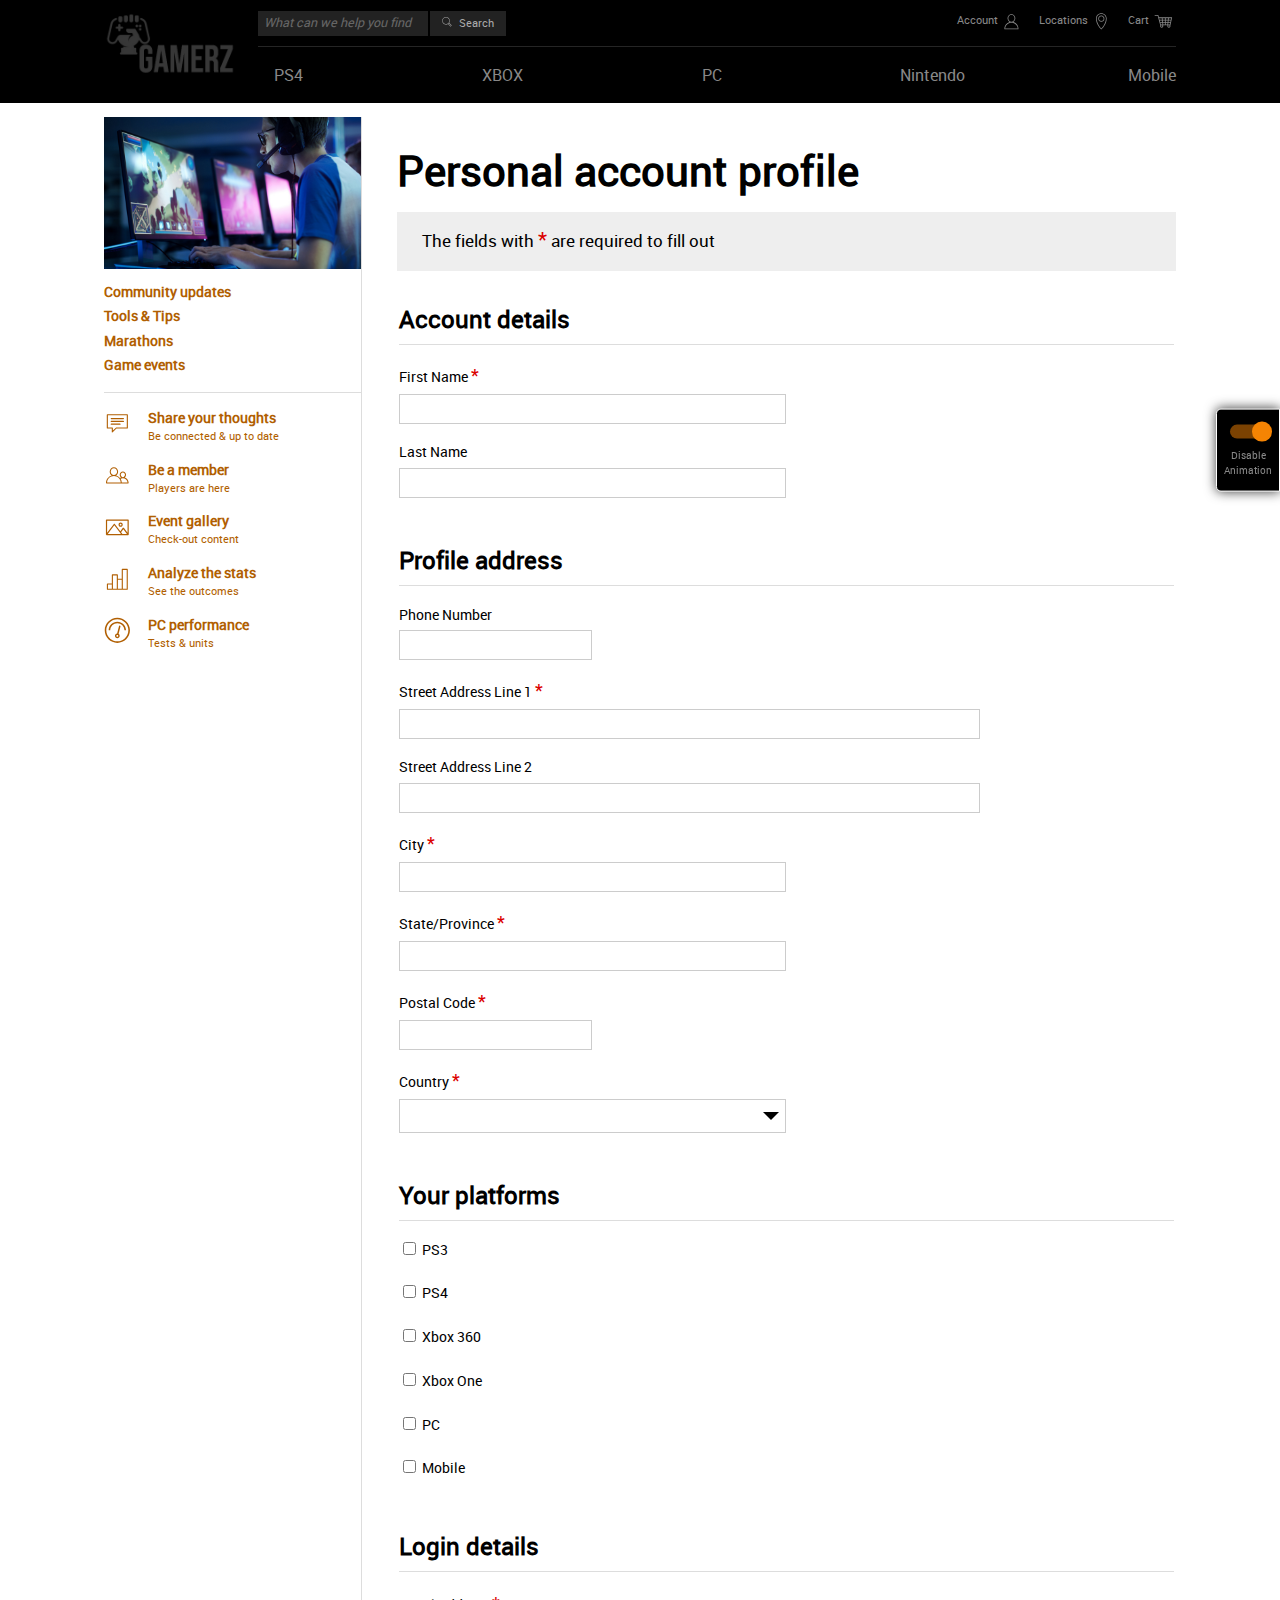
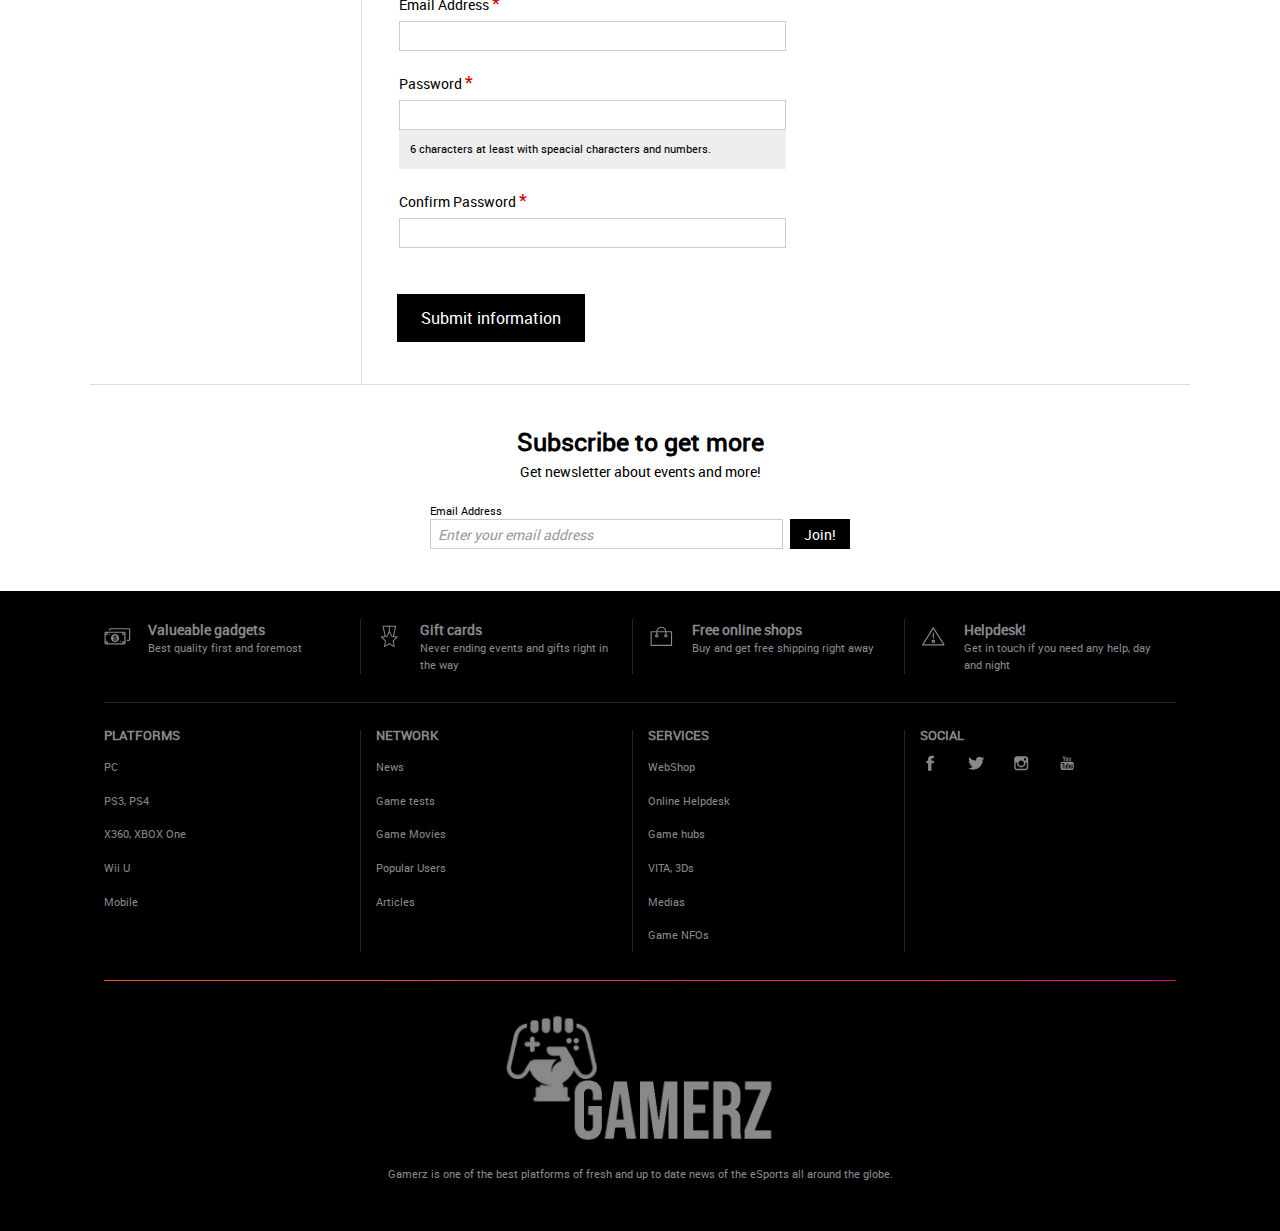
<file: WCAG_website_instance/form.html>
<!DOCTYPE html>
<html lang="en">
  <head>
    <meta charset="UTF-8" />
    <meta name="viewport" content="width=device-width, initial-scale=1.0" />
    <meta http-equiv="X-UA-Compatible" content="ie=edge" />
    <title>Form | Gamerz Game Club</title>
    <link rel="stylesheet" href="assets/wai-listbox/listbox.css" />
    <link rel="stylesheet" href="assets/css/main.css" />
    <link rel="stylesheet" href="assets/css/profile.css" />
  </head>
  <body id="page-body" class="page__animation--enabled">
    <div class="container page__skipLinkContainer">
      <a href="#mainContent" class="page__skipLink">
        Skip to main content
      </a>
    </div>
    <button id="page-animation-toggle" class="page__toggleAnimation" onclick="toggleAnimation()">
      Disable Animation
    </button>
    <header class="pageHead">
      <div class="container pageHead__container">
        <a href="index.html" class="pageHead__logo">
          <img src="assets/images/_gamerz-logo.png" alt="Gamerz logo" />
        </a>
        <div class="pageHead__content">
          <form role="search" class="pageHead__search">
            <label for="site-search" class="visuallyHidden">
              Search
            </label>
            <input id="site-search" type="search" placeholder="What can we help you find" maxlength="70" autocomplete="off" class="pageHead__searchField" />
            <button class="pageHead__searchButton">
              <svg aria-hidden="true" viewBox="0 0 24 24" class="pageHead__searchIcon">
                <path d="M18.125,15.804l-4.038-4.037c0.675-1.079,1.012-2.308,1.01-3.534C15.089,4.62,12.199,1.75,8.584,1.75C4.815,1.75,1.982,4.726,2,8.286c0.021,3.577,2.908,6.549,6.578,6.549c1.241,0,2.417-0.347,3.44-0.985l4.032,4.026c0.167,0.166,0.43,0.166,0.596,0l1.479-1.478C18.292,16.234,18.292,15.968,18.125,15.804 M8.578,13.99c-3.198,0-5.716-2.593-5.733-5.71c-0.017-3.084,2.438-5.686,5.74-5.686c3.197,0,5.625,2.493,5.64,5.624C14.242,11.548,11.621,13.99,8.578,13.99 M16.349,16.981l-3.637-3.635c0.131-0.11,0.721-0.695,0.876-0.884l3.642,3.639L16.349,16.981z"/>
              </svg>
              <span class="pageHead__searchLabel">Search</span>
            </button>
          </form>
          <ul class="pageHead__utilities">
            <li class="pageHead__utilitiesItem">
              <a href="form.html" class="pageHead__utilitiesLink">
                <span>Account</span>
                <svg aria-hidden="true" viewBox="0 0 24 24" class="pageHead__utilitiesIcon">
                  <path d="M12.075,10.812c1.358-0.853,2.242-2.507,2.242-4.037c0-2.181-1.795-4.618-4.198-4.618S5.921,4.594,5.921,6.775c0,1.53,0.884,3.185,2.242,4.037c-3.222,0.865-5.6,3.807-5.6,7.298c0,0.23,0.189,0.42,0.42,0.42h14.273c0.23,0,0.42-0.189,0.42-0.42C17.676,14.619,15.297,11.677,12.075,10.812 M6.761,6.775c0-2.162,1.773-3.778,3.358-3.778s3.359,1.616,3.359,3.778c0,2.162-1.774,3.778-3.359,3.778S6.761,8.937,6.761,6.775 M3.415,17.69c0.218-3.51,3.142-6.297,6.704-6.297c3.562,0,6.486,2.787,6.705,6.297H3.415z"></path>
                </svg>
              </a>
            </li>
            <li class="pageHead__utilitiesItem">
              <a href="address.html" class="pageHead__utilitiesLink">
                <span>Locations</span>
                <svg aria-hidden="true" viewBox="0 0 24 24" class="pageHead__utilitiesIcon">
                  <path d="M10,1.375c-3.17,0-5.75,2.548-5.75,5.682c0,6.685,5.259,11.276,5.483,11.469c0.152,0.132,0.382,0.132,0.534,0c0.224-0.193,5.481-4.784,5.483-11.469C15.75,3.923,13.171,1.375,10,1.375 M10,17.653c-1.064-1.024-4.929-5.127-4.929-10.596c0-2.68,2.212-4.861,4.929-4.861s4.929,2.181,4.929,4.861C14.927,12.518,11.063,16.627,10,17.653 M10,3.839c-1.815,0-3.286,1.47-3.286,3.286s1.47,3.286,3.286,3.286s3.286-1.47,3.286-3.286S11.815,3.839,10,3.839 M10,9.589c-1.359,0-2.464-1.105-2.464-2.464S8.641,4.661,10,4.661s2.464,1.105,2.464,2.464S11.359,9.589,10,9.589"></path>
                </svg>
              </a>
            </li>
            <li class="pageHead__utilitiesItem">
              <a href="404.html?basket" class="pageHead__utilitiesLink">
                <span>Cart</span>
                <svg aria-hidden="true" viewBox="0 0 24 24" class="pageHead__utilitiesIcon">
                  <path d="M17.671,13.945l0.003,0.002l1.708-7.687l-0.008-0.002c0.008-0.033,0.021-0.065,0.021-0.102c0-0.236-0.191-0.428-0.427-0.428H5.276L4.67,3.472L4.665,3.473c-0.053-0.175-0.21-0.306-0.403-0.306H1.032c-0.236,0-0.427,0.191-0.427,0.427c0,0.236,0.191,0.428,0.427,0.428h2.902l2.667,9.945l0,0c0.037,0.119,0.125,0.217,0.239,0.268c-0.16,0.26-0.257,0.562-0.257,0.891c0,0.943,0.765,1.707,1.708,1.707S10,16.068,10,15.125c0-0.312-0.09-0.602-0.237-0.855h4.744c-0.146,0.254-0.237,0.543-0.237,0.855c0,0.943,0.766,1.707,1.708,1.707c0.944,0,1.709-0.764,1.709-1.707c0-0.328-0.097-0.631-0.257-0.891C17.55,14.182,17.639,14.074,17.671,13.945 M15.934,6.583h2.502l-0.38,1.709h-2.312L15.934,6.583zM5.505,6.583h2.832l0.189,1.709H5.963L5.505,6.583z M6.65,10.854L6.192,9.146h2.429l0.19,1.708H6.65z M6.879,11.707h2.027l0.189,1.709H7.338L6.879,11.707z M8.292,15.979c-0.472,0-0.854-0.383-0.854-0.854c0-0.473,0.382-0.855,0.854-0.855s0.854,0.383,0.854,0.855C9.146,15.596,8.763,15.979,8.292,15.979 M11.708,13.416H9.955l-0.189-1.709h1.943V13.416z M11.708,10.854H9.67L9.48,9.146h2.228V10.854z M11.708,8.292H9.386l-0.19-1.709h2.512V8.292z M14.315,13.416h-1.753v-1.709h1.942L14.315,13.416zM14.6,10.854h-2.037V9.146h2.227L14.6,10.854z M14.884,8.292h-2.321V6.583h2.512L14.884,8.292z M15.978,15.979c-0.471,0-0.854-0.383-0.854-0.854c0-0.473,0.383-0.855,0.854-0.855c0.473,0,0.854,0.383,0.854,0.855C16.832,15.596,16.45,15.979,15.978,15.979 M16.917,13.416h-1.743l0.189-1.709h1.934L16.917,13.416z M15.458,10.854l0.19-1.708h2.218l-0.38,1.708H15.458z"></path>
                </svg>
              </a>
            </li>
          </ul>
          <nav class="pageHead__nav">
            <h2 class="visuallyHidden">Main Navigation</h2>
            <ul class="pageHead__navList pageHead__navList--primary">
              <li class="pageHead__navItem pageHead__navItem--primary">
                <button aria-controls="page-head-subnav-0" aria-expanded="false" class="pageHead__navLink pageHead__navLink--primary">
                  PS4
                </button>
                <ul id="page-head-subnav-0" class="pageHead__navList pageHead__navList--nested">
                  <li class="pageHead__navItem pageHead__navItem--nested">
                    <a href="404.html?mmo" class="pageHead__navLink pageHead__navLink--nested">
                      MMO
                    </a>
                  </li>
                  <li class="pageHead__navItem pageHead__navItem--nested">
                    <a href="404.html?simulations" class="pageHead__navLink pageHead__navLink--nested">
                      Simulations
                    </a>
                  </li>
                  <li class="pageHead__navItem pageHead__navItem--nested">
                    <a href="404.html?adventures" class="pageHead__navLink pageHead__navLink--nested">
                      Adventures
                    </a>
                  </li>
                  <li class="pageHead__navItem pageHead__navItem--nested">
                    <a href="404.html?rts" class="pageHead__navLink pageHead__navLink--nested">
                      RTS
                    </a>
                  </li>
                  <li class="pageHead__navItem pageHead__navItem--nested">
                    <a href="404.html?puzzle" class="pageHead__navLink pageHead__navLink--nested">
                      Puzzle
                    </a>
                  </li>
                  <li class="pageHead__navItem pageHead__navItem--nested">
                    <a href="404.html?action" class="pageHead__navLink pageHead__navLink--nested">
                      Action
                    </a>
                  </li>
                  <li class="pageHead__navItem pageHead__navItem--nested pageHead__navItem--deals">
                    <a href="404.html?ps4-trades" class="pageHead__navLink pageHead__navLink--nested">
                      <svg aria-hidden="true" viewBox="0 0 24 24" class="pageHead__navIcon">
                        <path d="M17.35,2.219h-5.934c-0.115,0-0.225,0.045-0.307,0.128l-8.762,8.762c-0.171,0.168-0.171,0.443,0,0.611l5.933,5.934c0.167,0.171,0.443,0.169,0.612,0l8.762-8.763c0.083-0.083,0.128-0.192,0.128-0.307V2.651C17.781,2.414,17.587,2.219,17.35,2.219M16.916,8.405l-8.332,8.332l-5.321-5.321l8.333-8.332h5.32V8.405z M13.891,4.367c-0.957,0-1.729,0.772-1.729,1.729c0,0.957,0.771,1.729,1.729,1.729s1.729-0.772,1.729-1.729C15.619,5.14,14.848,4.367,13.891,4.367 M14.502,6.708c-0.326,0.326-0.896,0.326-1.223,0c-0.338-0.342-0.338-0.882,0-1.224c0.342-0.337,0.881-0.337,1.223,0C14.84,5.826,14.84,6.366,14.502,6.708"/>
                      </svg>
                      Trades
                    </a>
                  </li>
                  <li class="pageHead__navItem pageHead__navItem--nested pageHead__navItem--close">
                    <button class="pageHead__navCloseButton" onclick="closeAllSubnavs()">
                      <span class="visuallyHidden">
                        Close
                      </span>
                    </button>
                  </li>
                </ul>
              </li>
              <li class="pageHead__navItem pageHead__navItem--primary">
                <button aria-controls="page-head-subnav-1" aria-expanded="false" class="pageHead__navLink pageHead__navLink--primary">
                  XBOX
                </button>
                <ul id="page-head-subnav-1" class="pageHead__navList pageHead__navList--nested">
                  <li class="pageHead__navItem pageHead__navItem--nested">
                    <a href="404.html?mmo" class="pageHead__navLink pageHead__navLink--nested">
                      MMO
                    </a>
                  </li>
                  <li class="pageHead__navItem pageHead__navItem--nested">
                    <a href="404.html?simulations" class="pageHead__navLink pageHead__navLink--nested">
                      Simulations
                    </a>
                  </li>
                  <li class="pageHead__navItem pageHead__navItem--nested">
                    <a href="404.html?adventures" class="pageHead__navLink pageHead__navLink--nested">
                      Adventures
                    </a>
                  </li>
                  <li class="pageHead__navItem pageHead__navItem--nested">
                    <a href="404.html?rts" class="pageHead__navLink pageHead__navLink--nested">
                      RTS
                    </a>
                  </li>
                  <li class="pageHead__navItem pageHead__navItem--nested">
                    <a href="404.html?puzzles" class="pageHead__navLink pageHead__navLink--nested">
                      Puzzle
                    </a>
                  </li>
                  <li class="pageHead__navItem pageHead__navItem--nested">
                    <a href="404.html?tps" class="pageHead__navLink pageHead__navLink--nested">
                      Action
                    </a>
                  </li>
                  <li class="pageHead__navItem pageHead__navItem--nested pageHead__navItem--deals">
                    <a href="404.html?xbox-trades" class="pageHead__navLink pageHead__navLink--nested">
                      <svg aria-hidden="true" viewBox="0 0 24 24" class="pageHead__navIcon">
                        <path d="M17.35,2.219h-5.934c-0.115,0-0.225,0.045-0.307,0.128l-8.762,8.762c-0.171,0.168-0.171,0.443,0,0.611l5.933,5.934c0.167,0.171,0.443,0.169,0.612,0l8.762-8.763c0.083-0.083,0.128-0.192,0.128-0.307V2.651C17.781,2.414,17.587,2.219,17.35,2.219M16.916,8.405l-8.332,8.332l-5.321-5.321l8.333-8.332h5.32V8.405z M13.891,4.367c-0.957,0-1.729,0.772-1.729,1.729c0,0.957,0.771,1.729,1.729,1.729s1.729-0.772,1.729-1.729C15.619,5.14,14.848,4.367,13.891,4.367 M14.502,6.708c-0.326,0.326-0.896,0.326-1.223,0c-0.338-0.342-0.338-0.882,0-1.224c0.342-0.337,0.881-0.337,1.223,0C14.84,5.826,14.84,6.366,14.502,6.708"/>
                      </svg>
                      Trades
                    </a>
                  </li>
                  <li class="pageHead__navItem pageHead__navItem--nested pageHead__navItem--close">
                    <button class="pageHead__navCloseButton" onclick="closeAllSubnavs()">
                      <span class="visuallyHidden">
                        Close
                      </span>
                    </button>
                  </li>
                </ul>
              </li>
              <li class="pageHead__navItem pageHead__navItem--primary">
                <button aria-controls="page-head-subnav-2" aria-expanded="false" class="pageHead__navLink pageHead__navLink--primary">
                  PC
                </button>
                <ul id="page-head-subnav-2" class="pageHead__navList pageHead__navList--nested">
                  <li class="pageHead__navItem pageHead__navItem--nested">
                    <a href="item.html" class="pageHead__navLink pageHead__navLink--nested">
                      MMO
                    </a>
                  </li>
                  <li class="pageHead__navItem pageHead__navItem--nested">
                    <a href="404.html?simulations" class="pageHead__navLink pageHead__navLink--nested">
                      Simulations
                    </a>
                  </li>
                  <li class="pageHead__navItem pageHead__navItem--nested">
                    <a href="404.html?adventures" class="pageHead__navLink pageHead__navLink--nested">
                      Adventures
                    </a>
                  </li>
                  <li class="pageHead__navItem pageHead__navItem--nested">
                    <a href="404.html?rts" class="pageHead__navLink pageHead__navLink--nested">
                      RTS
                    </a>
                  </li>
                  <li class="pageHead__navItem pageHead__navItem--nested">
                    <a href="404.html?puzzle" class="pageHead__navLink pageHead__navLink--nested">
                      Puzzle
                    </a>
                  </li>
                  <li class="pageHead__navItem pageHead__navItem--nested">
                    <a href="404.html?action" class="pageHead__navLink pageHead__navLink--nested">
                      Action
                    </a>
                  </li>
                  <li class="pageHead__navItem pageHead__navItem--nested">
                    <a href="404.html?stealth-shooter" class="pageHead__navLink pageHead__navLink--nested">
                      Stealth Shooter
                    </a>
                  </li>
                  <li class="pageHead__navItem pageHead__navItem--nested pageHead__navItem--deals">
                    <a href="404.html?pc-trades" class="pageHead__navLink pageHead__navLink--nested">
                      <svg aria-hidden="true" viewBox="0 0 24 24" class="pageHead__navIcon">
                        <path d="M17.35,2.219h-5.934c-0.115,0-0.225,0.045-0.307,0.128l-8.762,8.762c-0.171,0.168-0.171,0.443,0,0.611l5.933,5.934c0.167,0.171,0.443,0.169,0.612,0l8.762-8.763c0.083-0.083,0.128-0.192,0.128-0.307V2.651C17.781,2.414,17.587,2.219,17.35,2.219M16.916,8.405l-8.332,8.332l-5.321-5.321l8.333-8.332h5.32V8.405z M13.891,4.367c-0.957,0-1.729,0.772-1.729,1.729c0,0.957,0.771,1.729,1.729,1.729s1.729-0.772,1.729-1.729C15.619,5.14,14.848,4.367,13.891,4.367 M14.502,6.708c-0.326,0.326-0.896,0.326-1.223,0c-0.338-0.342-0.338-0.882,0-1.224c0.342-0.337,0.881-0.337,1.223,0C14.84,5.826,14.84,6.366,14.502,6.708"/>
                      </svg>
                      Trades
                    </a>
                  </li>
                  <li class="pageHead__navItem pageHead__navItem--nested pageHead__navItem--close">
                    <button class="pageHead__navCloseButton" onclick="closeAllSubnavs()">
                      <span class="visuallyHidden">
                        Close
                      </span>
                    </button>
                  </li>
                </ul>
              </li>
              <li class="pageHead__navItem pageHead__navItem--primary">
                <button aria-controls="page-head-subnav-3" aria-expanded="false" class="pageHead__navLink pageHead__navLink--primary">
                  Nintendo
                </button>
                <ul id="page-head-subnav-3" class="pageHead__navList pageHead__navList--nested">
                  <li class="pageHead__navItem pageHead__navItem--nested">
                    <a href="item.html" class="pageHead__navLink pageHead__navLink--nested">
                      Role playing
                    </a>
                  </li>
                  <li class="pageHead__navItem pageHead__navItem--nested">
                    <a href="404.html?strategy" class="pageHead__navLink pageHead__navLink--nested">
                      Strategy
                    </a>
                  </li>
                  <li class="pageHead__navItem pageHead__navItem--nested">
                    <a href="404.html?sport" class="pageHead__navLink pageHead__navLink--nested">
                      Sport
                    </a>
                  </li>
                  <li class="pageHead__navItem pageHead__navItem--nested">
                    <a href="404.html?action" class="pageHead__navLink pageHead__navLink--nested">
                      Action
                    </a>
                  </li>
                  <li class="pageHead__navItem pageHead__navItem--nested">
                    <a href="404.html?adventures" class="pageHead__navLink pageHead__navLink--nested">
                      Adventures
                    </a>
                  </li>
                  <li class="pageHead__navItem pageHead__navItem--nested pageHead__navItem--deals">
                    <a href="404.html?trades" class="pageHead__navLink pageHead__navLink--nested">
                      <svg aria-hidden="true" viewBox="0 0 24 24" class="pageHead__navIcon">
                        <path d="M17.35,2.219h-5.934c-0.115,0-0.225,0.045-0.307,0.128l-8.762,8.762c-0.171,0.168-0.171,0.443,0,0.611l5.933,5.934c0.167,0.171,0.443,0.169,0.612,0l8.762-8.763c0.083-0.083,0.128-0.192,0.128-0.307V2.651C17.781,2.414,17.587,2.219,17.35,2.219M16.916,8.405l-8.332,8.332l-5.321-5.321l8.333-8.332h5.32V8.405z M13.891,4.367c-0.957,0-1.729,0.772-1.729,1.729c0,0.957,0.771,1.729,1.729,1.729s1.729-0.772,1.729-1.729C15.619,5.14,14.848,4.367,13.891,4.367 M14.502,6.708c-0.326,0.326-0.896,0.326-1.223,0c-0.338-0.342-0.338-0.882,0-1.224c0.342-0.337,0.881-0.337,1.223,0C14.84,5.826,14.84,6.366,14.502,6.708"/>
                      </svg>
                      Trades
                    </a>
                  </li>
                  <li class="pageHead__navItem pageHead__navItem--nested pageHead__navItem--close">
                    <button class="pageHead__navCloseButton" onclick="closeAllSubnavs()">
                      <span class="visuallyHidden">
                        Close
                      </span>
                    </button>
                  </li>
                </ul>
              </li>
              <li class="pageHead__navItem pageHead__navItem--primary">
                <a class="pageHead__navLink pageHead__navLink--primary" href="404.html?mobile">
                  Mobile
                </a>
              </li>
            </ul>
          </nav>
        </div>
      </div>
    </header>
    <main class="pageMain">
      <div class="container pageMain__container account__container">
        <div id="mainContent" class="pageMain__content account__content" style="order: 1;">
          <h1 class="page__title">Personal account profile</h1>
          <p class="page__note">
            The fields with
            <span class="account__required">*</span>
            are required to fill out
          </p>
          <form id="account-form" action="/profileUpdate.html" class="account__form" autocomplete="no">
            <fieldset class="account__group">
              <legend class="account__groupTitle">
                Account details
              </legend>
              <div class="account__item">
                <span class="account__itemContent account__itemContent--firstName">
                  <label for="first-name" class="account__label">
                    First Name <span class="account__required">*</span>
                    <span class="account__validation account__validation--invalid">
                      <svg aria-hidden="true" viewBox="0 0 24 24" class="account__validationIcon">
                        <path d="M18.344,16.174l-7.98-12.856c-0.172-0.288-0.586-0.288-0.758,0L1.627,16.217c0.339-0.543-0.603,0.668,0.384,0.682h15.991C18.893,16.891,18.167,15.961,18.344,16.174 M2.789,16.008l7.196-11.6l7.224,11.6H2.789z M10.455,7.552v3.561c0,0.244-0.199,0.445-0.443,0.445s-0.443-0.201-0.443-0.445V7.552c0-0.245,0.199-0.445,0.443-0.445S10.455,7.307,10.455,7.552M10.012,12.439c-0.733,0-1.33,0.6-1.33,1.336s0.597,1.336,1.33,1.336c0.734,0,1.33-0.6,1.33-1.336S10.746,12.439,10.012,12.439M10.012,14.221c-0.244,0-0.443-0.199-0.443-0.445c0-0.244,0.199-0.445,0.443-0.445s0.443,0.201,0.443,0.445C10.455,14.021,10.256,14.221,10.012,14.221"/>
                      </svg>
                      <span class="account__validationMessage">Name is required</span>
                    </span>
                    <span class="account__validation account__validation--valid">
                      <svg aria-hidden="true" viewBox="0 0 24 24" class="account__validationIcon">
                        <path d="M10.219,1.688c-4.471,0-8.094,3.623-8.094,8.094s3.623,8.094,8.094,8.094s8.094-3.623,8.094-8.094S14.689,1.688,10.219,1.688 M10.219,17.022c-3.994,0-7.242-3.247-7.242-7.241c0-3.994,3.248-7.242,7.242-7.242c3.994,0,7.241,3.248,7.241,7.242C17.46,13.775,14.213,17.022,10.219,17.022 M15.099,7.03c-0.167-0.167-0.438-0.167-0.604,0.002L9.062,12.48l-2.269-2.277c-0.166-0.167-0.437-0.167-0.603,0c-0.166,0.166-0.168,0.437-0.002,0.603l2.573,2.578c0.079,0.08,0.188,0.125,0.3,0.125s0.222-0.045,0.303-0.125l5.736-5.751C15.268,7.466,15.265,7.196,15.099,7.03"/>
                      </svg>
                      <span class="account__validationMessage">Ok</span>
                    </span>
                  </label>
                  <input id="first-name" required type="text" onblur="validateFieldOnBlur(event)" class="account__textbox" autocomplete="no" />
                </span>
              </div>
              <div class="account__item">
                <span class="account__itemContent account__itemContent--lastName">
                  <label for="last-name" class="account__label">
                    Last Name
                  </label>
                  <input id="last-name" type="text" class="account__textbox" autocomplete="no" />
                </span>
              </div>
            </fieldset>
            <fieldset class="account__group">
              <legend class="account__groupTitle">
                Profile address
              </legend>
              <div class="account__item account__item--phone">
                <span class="account__itemContent account__itemContent--phone">
                  <label for="phone-number" class="account__label">
                    Phone Number
                  </label>
                  <input id="phone-number" type="number" class="account__textbox" autocomplete="no" />
                </span>
              </div>
              <div class="account__item account__item--street">
                <span class="account__itemContent account__itemContent--street">
                  <label for="street-line-1" class="account__label">
                    Street Address Line 1 <span class="account__required">*</span>
                    <span class="account__validation account__validation--invalid">
                      <svg aria-hidden="true" viewBox="0 0 24 24" class="account__validationIcon">
                        <path d="M18.344,16.174l-7.98-12.856c-0.172-0.288-0.586-0.288-0.758,0L1.627,16.217c0.339-0.543-0.603,0.668,0.384,0.682h15.991C18.893,16.891,18.167,15.961,18.344,16.174 M2.789,16.008l7.196-11.6l7.224,11.6H2.789z M10.455,7.552v3.561c0,0.244-0.199,0.445-0.443,0.445s-0.443-0.201-0.443-0.445V7.552c0-0.245,0.199-0.445,0.443-0.445S10.455,7.307,10.455,7.552M10.012,12.439c-0.733,0-1.33,0.6-1.33,1.336s0.597,1.336,1.33,1.336c0.734,0,1.33-0.6,1.33-1.336S10.746,12.439,10.012,12.439M10.012,14.221c-0.244,0-0.443-0.199-0.443-0.445c0-0.244,0.199-0.445,0.443-0.445s0.443,0.201,0.443,0.445C10.455,14.021,10.256,14.221,10.012,14.221"/>
                      </svg>
                      <span class="account__validationMessage">Address is required</span>
                    </span>
                    <span class="account__validation account__validation--valid">
                      <svg aria-hidden="true" viewBox="0 0 24 24" class="account__validationIcon">
                        <path d="M10.219,1.688c-4.471,0-8.094,3.623-8.094,8.094s3.623,8.094,8.094,8.094s8.094-3.623,8.094-8.094S14.689,1.688,10.219,1.688 M10.219,17.022c-3.994,0-7.242-3.247-7.242-7.241c0-3.994,3.248-7.242,7.242-7.242c3.994,0,7.241,3.248,7.241,7.242C17.46,13.775,14.213,17.022,10.219,17.022 M15.099,7.03c-0.167-0.167-0.438-0.167-0.604,0.002L9.062,12.48l-2.269-2.277c-0.166-0.167-0.437-0.167-0.603,0c-0.166,0.166-0.168,0.437-0.002,0.603l2.573,2.578c0.079,0.08,0.188,0.125,0.3,0.125s0.222-0.045,0.303-0.125l5.736-5.751C15.268,7.466,15.265,7.196,15.099,7.03"/>
                      </svg>
                      <span class="account__validationMessage">Ok</span>
                    </span>
                  </label>
                  <input id="street-line-1" required type="text" onblur="validateFieldOnBlur(event)" class="account__textbox" autocomplete="no" />
                </span>
              </div>
              <div class="account__item account__item--street">
                <span class="account__itemContent account__itemContent--street">
                  <label for="street-line-2" class="account__label">
                    Street Address Line 2
                  </label>
                  <input id="street-line-2" type="text" class="account__textbox" autocomplete="no" />
                </span>
              </div>
              <div class="account__item account__item--city">
                <span class="account__itemContent account__itemContent--city">
                  <label for="city-option" class="account__label">
                    City <span class="account__required">*</span>
                    <span class="account__validation account__validation--invalid">
                      <svg aria-hidden="true" viewBox="0 0 24 24" class="account__validationIcon">
                        <path d="M18.344,16.174l-7.98-12.856c-0.172-0.288-0.586-0.288-0.758,0L1.627,16.217c0.339-0.543-0.603,0.668,0.384,0.682h15.991C18.893,16.891,18.167,15.961,18.344,16.174 M2.789,16.008l7.196-11.6l7.224,11.6H2.789z M10.455,7.552v3.561c0,0.244-0.199,0.445-0.443,0.445s-0.443-0.201-0.443-0.445V7.552c0-0.245,0.199-0.445,0.443-0.445S10.455,7.307,10.455,7.552M10.012,12.439c-0.733,0-1.33,0.6-1.33,1.336s0.597,1.336,1.33,1.336c0.734,0,1.33-0.6,1.33-1.336S10.746,12.439,10.012,12.439M10.012,14.221c-0.244,0-0.443-0.199-0.443-0.445c0-0.244,0.199-0.445,0.443-0.445s0.443,0.201,0.443,0.445C10.455,14.021,10.256,14.221,10.012,14.221"/>
                      </svg>
                      <span class="account__validationMessage">City is required</span>
                    </span>
                    <span class="account__validation account__validation--valid">
                      <svg aria-hidden="true" viewBox="0 0 24 24" class="account__validationIcon">
                        <path d="M10.219,1.688c-4.471,0-8.094,3.623-8.094,8.094s3.623,8.094,8.094,8.094s8.094-3.623,8.094-8.094S14.689,1.688,10.219,1.688 M10.219,17.022c-3.994,0-7.242-3.247-7.242-7.241c0-3.994,3.248-7.242,7.242-7.242c3.994,0,7.241,3.248,7.241,7.242C17.46,13.775,14.213,17.022,10.219,17.022 M15.099,7.03c-0.167-0.167-0.438-0.167-0.604,0.002L9.062,12.48l-2.269-2.277c-0.166-0.167-0.437-0.167-0.603,0c-0.166,0.166-0.168,0.437-0.002,0.603l2.573,2.578c0.079,0.08,0.188,0.125,0.3,0.125s0.222-0.045,0.303-0.125l5.736-5.751C15.268,7.466,15.265,7.196,15.099,7.03"/>
                      </svg>
                      <span class="account__validationMessage">Ok</span>
                    </span>
                  </label>
                  <input id="city-option" required type="text" onblur="validateFieldOnBlur(event)" class="account__textbox" autocomplete="no" />
                </span>
              </div>
              <div class="account__item account__item--state">
                <span class="account__itemContent account__itemContent--state">
                  <label for="state-province" class="account__label">
                    State/Province <span class="account__required">*</span>
                    <span class="account__validation account__validation--invalid">
                      <svg aria-hidden="true" viewBox="0 0 24 24" class="account__validationIcon">
                        <path d="M18.344,16.174l-7.98-12.856c-0.172-0.288-0.586-0.288-0.758,0L1.627,16.217c0.339-0.543-0.603,0.668,0.384,0.682h15.991C18.893,16.891,18.167,15.961,18.344,16.174 M2.789,16.008l7.196-11.6l7.224,11.6H2.789z M10.455,7.552v3.561c0,0.244-0.199,0.445-0.443,0.445s-0.443-0.201-0.443-0.445V7.552c0-0.245,0.199-0.445,0.443-0.445S10.455,7.307,10.455,7.552M10.012,12.439c-0.733,0-1.33,0.6-1.33,1.336s0.597,1.336,1.33,1.336c0.734,0,1.33-0.6,1.33-1.336S10.746,12.439,10.012,12.439M10.012,14.221c-0.244,0-0.443-0.199-0.443-0.445c0-0.244,0.199-0.445,0.443-0.445s0.443,0.201,0.443,0.445C10.455,14.021,10.256,14.221,10.012,14.221"/>
                      </svg>
                      <span class="account__validationMessage">State/province is required</span>
                    </span>
                    <span class="account__validation account__validation--valid">
                      <svg aria-hidden="true" viewBox="0 0 24 24" class="account__validationIcon">
                        <path d="M10.219,1.688c-4.471,0-8.094,3.623-8.094,8.094s3.623,8.094,8.094,8.094s8.094-3.623,8.094-8.094S14.689,1.688,10.219,1.688 M10.219,17.022c-3.994,0-7.242-3.247-7.242-7.241c0-3.994,3.248-7.242,7.242-7.242c3.994,0,7.241,3.248,7.241,7.242C17.46,13.775,14.213,17.022,10.219,17.022 M15.099,7.03c-0.167-0.167-0.438-0.167-0.604,0.002L9.062,12.48l-2.269-2.277c-0.166-0.167-0.437-0.167-0.603,0c-0.166,0.166-0.168,0.437-0.002,0.603l2.573,2.578c0.079,0.08,0.188,0.125,0.3,0.125s0.222-0.045,0.303-0.125l5.736-5.751C15.268,7.466,15.265,7.196,15.099,7.03"/>
                      </svg>
                      <span class="account__validationMessage">Ok</span>
                    </span>
                  </label>
                  <input id="state-province" required type="text" onblur="validateFieldOnBlur(event)" class="account__textbox" autocomplete="no" />
                </span>
              </div>
              <div class="account__item account__item--postalCode">
                <span class="account__itemContent account__itemContent--postalCode">
                  <label for="postal-code" class="account__label">
                    Postal Code <span class="account__required">*</span>
                    <span class="account__validation account__validation--invalid">
                      <svg aria-hidden="true" viewBox="0 0 24 24" class="account__validationIcon">
                        <path d="M18.344,16.174l-7.98-12.856c-0.172-0.288-0.586-0.288-0.758,0L1.627,16.217c0.339-0.543-0.603,0.668,0.384,0.682h15.991C18.893,16.891,18.167,15.961,18.344,16.174 M2.789,16.008l7.196-11.6l7.224,11.6H2.789z M10.455,7.552v3.561c0,0.244-0.199,0.445-0.443,0.445s-0.443-0.201-0.443-0.445V7.552c0-0.245,0.199-0.445,0.443-0.445S10.455,7.307,10.455,7.552M10.012,12.439c-0.733,0-1.33,0.6-1.33,1.336s0.597,1.336,1.33,1.336c0.734,0,1.33-0.6,1.33-1.336S10.746,12.439,10.012,12.439M10.012,14.221c-0.244,0-0.443-0.199-0.443-0.445c0-0.244,0.199-0.445,0.443-0.445s0.443,0.201,0.443,0.445C10.455,14.021,10.256,14.221,10.012,14.221"/>
                      </svg>
                      <span class="account__validationMessage">Postal code is required</span>
                    </span>
                    <span class="account__validation account__validation--valid">
                      <svg aria-hidden="true" viewBox="0 0 24 24" class="account__validationIcon">
                        <path d="M10.219,1.688c-4.471,0-8.094,3.623-8.094,8.094s3.623,8.094,8.094,8.094s8.094-3.623,8.094-8.094S14.689,1.688,10.219,1.688 M10.219,17.022c-3.994,0-7.242-3.247-7.242-7.241c0-3.994,3.248-7.242,7.242-7.242c3.994,0,7.241,3.248,7.241,7.242C17.46,13.775,14.213,17.022,10.219,17.022 M15.099,7.03c-0.167-0.167-0.438-0.167-0.604,0.002L9.062,12.48l-2.269-2.277c-0.166-0.167-0.437-0.167-0.603,0c-0.166,0.166-0.168,0.437-0.002,0.603l2.573,2.578c0.079,0.08,0.188,0.125,0.3,0.125s0.222-0.045,0.303-0.125l5.736-5.751C15.268,7.466,15.265,7.196,15.099,7.03"/>
                      </svg>
                      <span class="account__validationMessage">Ok</span>
                    </span>
                  </label>
                  <input id="postal-code" required type="text" onblur="validateFieldOnBlur(event)" class="account__textbox" autocomplete="no" />
                </span>
              </div>
              <div class="account__item account__item--country">
                <span class="account__itemContent account__itemContent--country">
                  <input id="country" required hidden type="hidden" onblur="validateFieldOnBlur(event)" autocomplete="no" />
                  <span id="exp_elem" class="account__label">
                    Country <span class="account__required">*</span>
                    <span class="account__validation account__validation--invalid">
                      <svg aria-hidden="true" viewBox="0 0 24 24" class="account__validationIcon">
                        <path d="M18.344,16.174l-7.98-12.856c-0.172-0.288-0.586-0.288-0.758,0L1.627,16.217c0.339-0.543-0.603,0.668,0.384,0.682h15.991C18.893,16.891,18.167,15.961,18.344,16.174 M2.789,16.008l7.196-11.6l7.224,11.6H2.789z M10.455,7.552v3.561c0,0.244-0.199,0.445-0.443,0.445s-0.443-0.201-0.443-0.445V7.552c0-0.245,0.199-0.445,0.443-0.445S10.455,7.307,10.455,7.552M10.012,12.439c-0.733,0-1.33,0.6-1.33,1.336s0.597,1.336,1.33,1.336c0.734,0,1.33-0.6,1.33-1.336S10.746,12.439,10.012,12.439M10.012,14.221c-0.244,0-0.443-0.199-0.443-0.445c0-0.244,0.199-0.445,0.443-0.445s0.443,0.201,0.443,0.445C10.455,14.021,10.256,14.221,10.012,14.221"/>
                      </svg>
                      <span class="account__validationMessage">Country is required</span>
                    </span>
                    <span class="account__validation account__validation--valid">
                      <svg aria-hidden="true" viewBox="0 0 24 24" class="account__validationIcon">
                        <path d="M10.219,1.688c-4.471,0-8.094,3.623-8.094,8.094s3.623,8.094,8.094,8.094s8.094-3.623,8.094-8.094S14.689,1.688,10.219,1.688 M10.219,17.022c-3.994,0-7.242-3.247-7.242-7.241c0-3.994,3.248-7.242,7.242-7.242c3.994,0,7.241,3.248,7.241,7.242C17.46,13.775,14.213,17.022,10.219,17.022 M15.099,7.03c-0.167-0.167-0.438-0.167-0.604,0.002L9.062,12.48l-2.269-2.277c-0.166-0.167-0.437-0.167-0.603,0c-0.166,0.166-0.168,0.437-0.002,0.603l2.573,2.578c0.079,0.08,0.188,0.125,0.3,0.125s0.222-0.045,0.303-0.125l5.736-5.751C15.268,7.466,15.265,7.196,15.099,7.03"/>
                      </svg>
                      <span class="account__validationMessage">Ok</span>
                    </span>
                  </span>
                  <div id="exp_wrapper">
                    <button
                      aria-required="true"
                      aria-haspopup="listbox"
                      aria-labelledby="exp_elem exp_button"
                      id="exp_button"
                      onclick="toggleDropdown(event)"
                      onfocus="setListboxFocus(event)"
                      onblur="validateListboxOnBlur(event)"></button>
                    <ul
                      id="exp_elem_list"
                      tabindex="-1"
                      role="listbox"
                      aria-labelledby="exp_elem"
                      class="hidden"
                      onblur="validateListboxOnBlur(event)">
                      <li id="exp_elem_empty" role="option"></li>
                      <li id="exp_elem_au" role="option">
                        Australia
                      </li>
                      <li id="exp_elem_br" role="option">
                        Brazil
                      </li>
                      <li id="exp_elem_ca" role="option">
                        Canada
                      </li>
                      <li id="exp_elem_cl" role="option">
                        Chile
                      </li>
                      <li id="exp_elem_cn" role="option">
                        China
                      </li>
                      <li id="exp_elem_cr" role="option">
                        Costa Rica
                      </li>
                      <li id="exp_elem_dk" role="option">
                        Denmark
                      </li>
                      <li id="exp_elem_do" role="option">
                        Dominican Republic
                      </li>
                      <li id="exp_elem_fj" role="option">
                        Fiji
                      </li>
                      <li id="exp_elem_fi" role="option">
                        Finland
                      </li>
                      <li id="exp_elem_fr" role="option">
                        France
                      </li>
                      <li id="exp_elem_de" role="option">
                        Germany
                      </li>
                      <li id="exp_elem_gr" role="option">
                        Greece
                      </li>
                      <li id="exp_elem_gl" role="option">
                        Greenland
                      </li>
                      <li id="exp_elem_hk" role="option">
                        Hong Kong
                      </li>
                      <li id="exp_elem_hu" role="option">
                        Hungary
                      </li>
                      <li id="exp_elem_is" role="option">
                        Iceland
                      </li>
                      <li id="exp_elem_in" role="option">
                        India
                      </li>
                      <li id="exp_elem_id" role="option">
                        Indonesia
                      </li>
                      <li id="exp_elem_iq" role="option">
                        Iraq
                      </li>
                      <li id="exp_elem_ie" role="option">
                        Ireland
                      </li>
                      <li id="exp_elem_il" role="option">
                        Israel
                      </li>
                      <li id="exp_elem_it" role="option">
                        Italy
                      </li>
                      <li id="exp_elem_jm" role="option">
                        Jamaica
                      </li>
                      <li id="exp_elem_jp" role="option">
                        Japan
                      </li>
                      <li id="exp_elem_ke" role="option">
                        Kenya
                      </li>
                      <li id="exp_elem_kp" role="option">
                        North Korea
                      </li>
                      <li id="exp_elem_kr" role="option">
                        South Korea
                      </li>
                      <li id="exp_elem_mg" role="option">
                        Madagascar
                      </li>
                      <li id="exp_elem_my" role="option">
                        Malaysia
                      </li>
                      <li id="exp_elem_mx" role="option">
                        Mexico
                      </li>
                      <li id="exp_elem_nl" role="option">
                        Netherlands
                      </li>
                      <li id="exp_elem_nz" role="option">
                        New Zealand
                      </li>
                      <li id="exp_elem_ng" role="option">
                        Nigeria
                      </li>
                      <li id="exp_elem_no" role="option">
                        Norway
                      </li>
                      <li id="exp_elem_ph" role="option">
                        Philippines
                      </li>
                      <li id="exp_elem_pl" role="option">
                        Poland
                      </li>
                      <li id="exp_elem_za" role="option">
                        South Africa
                      </li>
                      <li id="exp_elem_es" role="option">
                        Spain
                      </li>
                      <li id="exp_elem_se" role="option">
                        Sweden
                      </li>
                      <li id="exp_elem_tw" role="option">
                        Taiwan
                      </li>
                      <li id="exp_elem_th" role="option">
                        Thailand
                      </li>
                      <li id="exp_elem_ua" role="option">
                        Ukraine
                      </li>
                      <li id="exp_elem_gb" role="option">
                        United Kingdom
                      </li>
                      <li id="exp_elem_us" role="option">
                        United States of America
                      </li>
                      <li id="exp_elem_ve" role="option">
                        Venezuela
                      </li>
                    </ul>
                  </div>
                </span>
              </div>
            </fieldset>
            <fieldset class="account__group">
              <legend class="account__groupTitle">
                Your platforms
              </legend>
              <div class="account__item">
                <label class="account__label">
                  <input id="rock-climbing" type="checkbox" class="account__checkbox" />
                  PS3
                </label>
              </div>
              <div class="account__item">
                <label class="account__label">
                  <input id="hiking" type="checkbox" class="account__checkbox" />
                  PS4
                </label>
              </div>
              <div class="account__item">
                <label class="account__label">
                  <input id="backpacking" type="checkbox" class="account__checkbox" />
                  Xbox 360
                </label>
              </div>
              <div class="account__item">
                <label class="account__label">
                  <input id="camping" type="checkbox" class="account__checkbox" />
                  Xbox One
                </label>
              </div>
              <div class="account__item">
                <label class="account__label">
                  <input id="runing" type="checkbox" class="account__checkbox" />
                  PC
                </label>
              </div>
              <div class="account__item">
                <label class="account__label">
                  <input id="cycling" type="checkbox" class="account__checkbox" />
                  Mobile
                </label>
              </div>
            </fieldset>
            <fieldset class="account__group">
              <legend class="account__groupTitle">
                Login details
              </legend>
              <div class="account__item">
                <span class="account__itemContent account__itemContent--email">
                  <label for="email-address" class="account__label">
                    Email Address <span class="account__required">*</span>
                    <span class="account__validation account__validation--invalid">
                      <svg aria-hidden="true" viewBox="0 0 24 24" class="account__validationIcon">
                        <path d="M18.344,16.174l-7.98-12.856c-0.172-0.288-0.586-0.288-0.758,0L1.627,16.217c0.339-0.543-0.603,0.668,0.384,0.682h15.991C18.893,16.891,18.167,15.961,18.344,16.174 M2.789,16.008l7.196-11.6l7.224,11.6H2.789z M10.455,7.552v3.561c0,0.244-0.199,0.445-0.443,0.445s-0.443-0.201-0.443-0.445V7.552c0-0.245,0.199-0.445,0.443-0.445S10.455,7.307,10.455,7.552M10.012,12.439c-0.733,0-1.33,0.6-1.33,1.336s0.597,1.336,1.33,1.336c0.734,0,1.33-0.6,1.33-1.336S10.746,12.439,10.012,12.439M10.012,14.221c-0.244,0-0.443-0.199-0.443-0.445c0-0.244,0.199-0.445,0.443-0.445s0.443,0.201,0.443,0.445C10.455,14.021,10.256,14.221,10.012,14.221"/>
                      </svg>
                      <span class="account__validationMessage">Email address is required</span>
                    </span>
                    <span class="account__validation account__validation--mismatch">
                      <svg aria-hidden="true" viewBox="0 0 24 24" class="account__validationIcon">
                        <path d="M18.344,16.174l-7.98-12.856c-0.172-0.288-0.586-0.288-0.758,0L1.627,16.217c0.339-0.543-0.603,0.668,0.384,0.682h15.991C18.893,16.891,18.167,15.961,18.344,16.174 M2.789,16.008l7.196-11.6l7.224,11.6H2.789z M10.455,7.552v3.561c0,0.244-0.199,0.445-0.443,0.445s-0.443-0.201-0.443-0.445V7.552c0-0.245,0.199-0.445,0.443-0.445S10.455,7.307,10.455,7.552M10.012,12.439c-0.733,0-1.33,0.6-1.33,1.336s0.597,1.336,1.33,1.336c0.734,0,1.33-0.6,1.33-1.336S10.746,12.439,10.012,12.439M10.012,14.221c-0.244,0-0.443-0.199-0.443-0.445c0-0.244,0.199-0.445,0.443-0.445s0.443,0.201,0.443,0.445C10.455,14.021,10.256,14.221,10.012,14.221"/>
                      </svg>
                      <span class="account__validationMessage">Email address is invalid, example@domain.com</span>
                    </span>
                    <span class="account__validation account__validation--valid">
                      <svg aria-hidden="true" viewBox="0 0 24 24" class="account__validationIcon">
                        <path d="M10.219,1.688c-4.471,0-8.094,3.623-8.094,8.094s3.623,8.094,8.094,8.094s8.094-3.623,8.094-8.094S14.689,1.688,10.219,1.688 M10.219,17.022c-3.994,0-7.242-3.247-7.242-7.241c0-3.994,3.248-7.242,7.242-7.242c3.994,0,7.241,3.248,7.241,7.242C17.46,13.775,14.213,17.022,10.219,17.022 M15.099,7.03c-0.167-0.167-0.438-0.167-0.604,0.002L9.062,12.48l-2.269-2.277c-0.166-0.167-0.437-0.167-0.603,0c-0.166,0.166-0.168,0.437-0.002,0.603l2.573,2.578c0.079,0.08,0.188,0.125,0.3,0.125s0.222-0.045,0.303-0.125l5.736-5.751C15.268,7.466,15.265,7.196,15.099,7.03"/>
                      </svg>
                      <span class="account__validationMessage">Ok</span>
                    </span>
                  </label>
                  <input id="email-address" required type="email" pattern="[a-z0-9._%+-]+@[a-z0-9.-]+\.[a-z]{2,}$" onblur="validateFieldOnBlur(event)" maxlength="70" class="account__textbox" autocomplete="no" />
                </span>
              </div>
              <div class="account__item">
                <span class="account__itemContent account__itemContent--password">
                  <label for="password" class="account__label">
                    Password <span class="account__required">*</span>
                    <span class="account__validation account__validation--invalid">
                      <svg aria-hidden="true" viewBox="0 0 24 24" class="account__validationIcon">
                        <path d="M18.344,16.174l-7.98-12.856c-0.172-0.288-0.586-0.288-0.758,0L1.627,16.217c0.339-0.543-0.603,0.668,0.384,0.682h15.991C18.893,16.891,18.167,15.961,18.344,16.174 M2.789,16.008l7.196-11.6l7.224,11.6H2.789z M10.455,7.552v3.561c0,0.244-0.199,0.445-0.443,0.445s-0.443-0.201-0.443-0.445V7.552c0-0.245,0.199-0.445,0.443-0.445S10.455,7.307,10.455,7.552M10.012,12.439c-0.733,0-1.33,0.6-1.33,1.336s0.597,1.336,1.33,1.336c0.734,0,1.33-0.6,1.33-1.336S10.746,12.439,10.012,12.439M10.012,14.221c-0.244,0-0.443-0.199-0.443-0.445c0-0.244,0.199-0.445,0.443-0.445s0.443,0.201,0.443,0.445C10.455,14.021,10.256,14.221,10.012,14.221"/>
                      </svg>
                      <span class="account__validationMessage">Password is required</span>
                    </span>
                    <span class="account__validation account__validation--mismatch">
                      <svg aria-hidden="true" viewBox="0 0 24 24" class="account__validationIcon">
                        <path d="M18.344,16.174l-7.98-12.856c-0.172-0.288-0.586-0.288-0.758,0L1.627,16.217c0.339-0.543-0.603,0.668,0.384,0.682h15.991C18.893,16.891,18.167,15.961,18.344,16.174 M2.789,16.008l7.196-11.6l7.224,11.6H2.789z M10.455,7.552v3.561c0,0.244-0.199,0.445-0.443,0.445s-0.443-0.201-0.443-0.445V7.552c0-0.245,0.199-0.445,0.443-0.445S10.455,7.307,10.455,7.552M10.012,12.439c-0.733,0-1.33,0.6-1.33,1.336s0.597,1.336,1.33,1.336c0.734,0,1.33-0.6,1.33-1.336S10.746,12.439,10.012,12.439M10.012,14.221c-0.244,0-0.443-0.199-0.443-0.445c0-0.244,0.199-0.445,0.443-0.445s0.443,0.201,0.443,0.445C10.455,14.021,10.256,14.221,10.012,14.221"/>
                      </svg>
                      <span class="account__validationMessage">Password is invalid</span>
                    </span>
                    <span class="account__validation account__validation--valid">
                      <svg aria-hidden="true" viewBox="0 0 24 24" class="account__validationIcon">
                        <path d="M10.219,1.688c-4.471,0-8.094,3.623-8.094,8.094s3.623,8.094,8.094,8.094s8.094-3.623,8.094-8.094S14.689,1.688,10.219,1.688 M10.219,17.022c-3.994,0-7.242-3.247-7.242-7.241c0-3.994,3.248-7.242,7.242-7.242c3.994,0,7.241,3.248,7.241,7.242C17.46,13.775,14.213,17.022,10.219,17.022 M15.099,7.03c-0.167-0.167-0.438-0.167-0.604,0.002L9.062,12.48l-2.269-2.277c-0.166-0.167-0.437-0.167-0.603,0c-0.166,0.166-0.168,0.437-0.002,0.603l2.573,2.578c0.079,0.08,0.188,0.125,0.3,0.125s0.222-0.045,0.303-0.125l5.736-5.751C15.268,7.466,15.265,7.196,15.099,7.03"/>
                      </svg>
                      <span class="account__validationMessage">Ok</span>
                    </span>
                  </label>
                  <input id="password" aria-describedby="password-help" required type="password" pattern="(?=.*\d)(?=.*[a-z])(?=.*[A-Z]).{8,}" onblur="validateFieldOnBlur(event)" class="account__textbox" autocomplete="no" />
                  <span id="password-help" class="account__itemNote">
                    6 characters at least with speacial characters and numbers.
                  </span>
                </span>
              </div>
              <div class="account__item">
                <span class="account__itemContent account__itemContent--password">
                  <label for="password-confirm" class="account__label">
                    Confirm Password <span class="account__required">*</span>
                    <span class="account__validation account__validation--invalid">
                      <svg aria-hidden="true" viewBox="0 0 24 24" class="account__validationIcon">
                        <path d="M18.344,16.174l-7.98-12.856c-0.172-0.288-0.586-0.288-0.758,0L1.627,16.217c0.339-0.543-0.603,0.668,0.384,0.682h15.991C18.893,16.891,18.167,15.961,18.344,16.174 M2.789,16.008l7.196-11.6l7.224,11.6H2.789z M10.455,7.552v3.561c0,0.244-0.199,0.445-0.443,0.445s-0.443-0.201-0.443-0.445V7.552c0-0.245,0.199-0.445,0.443-0.445S10.455,7.307,10.455,7.552M10.012,12.439c-0.733,0-1.33,0.6-1.33,1.336s0.597,1.336,1.33,1.336c0.734,0,1.33-0.6,1.33-1.336S10.746,12.439,10.012,12.439M10.012,14.221c-0.244,0-0.443-0.199-0.443-0.445c0-0.244,0.199-0.445,0.443-0.445s0.443,0.201,0.443,0.445C10.455,14.021,10.256,14.221,10.012,14.221"/>
                      </svg>
                      <span class="account__validationMessage">Please confirm your password</span>
                    </span>
                    <span class="account__validation account__validation--valid">
                      <svg aria-hidden="true" viewBox="0 0 24 24" class="account__validationIcon">
                        <path d="M10.219,1.688c-4.471,0-8.094,3.623-8.094,8.094s3.623,8.094,8.094,8.094s8.094-3.623,8.094-8.094S14.689,1.688,10.219,1.688 M10.219,17.022c-3.994,0-7.242-3.247-7.242-7.241c0-3.994,3.248-7.242,7.242-7.242c3.994,0,7.241,3.248,7.241,7.242C17.46,13.775,14.213,17.022,10.219,17.022 M15.099,7.03c-0.167-0.167-0.438-0.167-0.604,0.002L9.062,12.48l-2.269-2.277c-0.166-0.167-0.437-0.167-0.603,0c-0.166,0.166-0.168,0.437-0.002,0.603l2.573,2.578c0.079,0.08,0.188,0.125,0.3,0.125s0.222-0.045,0.303-0.125l5.736-5.751C15.268,7.466,15.265,7.196,15.099,7.03"/>
                      </svg>
                      <span class="account__validationMessage">Ok</span>
                    </span>
                  </label>
                  <input id="password-confirm" required type="password" onblur="validateFieldOnBlur(event)" class="account__textbox" autocomplete="no" />
                </span>
              </div>
            </fieldset>
            <button type="submit" id="save-account" class="account__button">
              Submit information
            </button>
          </form>
        </div>
        <aside class="pageMain__sidebar">
          <div class="pageMain__sidebarCategory">
            <img src="assets/images/_flyer-5.jpg" alt="Backpackers on a rock looking into the sunset" />
            <div class="pageMain__sidebarContent">
              <ul class="pageMain__sidebarTextNav">
                <li class="pageMain__sidebarTextNavItem">
                  <a href="404.html?community-updates" class="pageMain__sidebarTextNavLink">
                    Community updates
                  </a>
                </li>
                <li class="pageMain__sidebarTextNavItem">
                  <a href="404.html?tools-and-tips" class="pageMain__sidebarTextNavLink">
                    Tools &amp; Tips
                  </a>
                </li>
                <li class="pageMain__sidebarTextNavItem">
                  <a href="404.html?marathon" class="pageMain__sidebarTextNavLink">
                    Marathons
                  </a>
                </li>
                <li class="pageMain__sidebarTextNavItem">
                  <a href="404.html?game-events" class="pageMain__sidebarTextNavLink">
                    Game events
                  </a>
                </li>
              </ul>
              <dl class="pageMain__sidebarIconNav">
                <div class="pageMain__sidebarIconNavItem">
                  <dt class="pageMain__sidebarIconNavTitle">
                    <a href="404.html?share-your-thoughts" class="pageMain__sidebarIconNavLink">
                      <svg aria-hidden="true" viewBox="0 0 24 24" class="pageMain__sidebarIconNavIcon">
                        <path d="M14.999,8.543c0,0.229-0.188,0.417-0.416,0.417H5.417C5.187,8.959,5,8.772,5,8.543s0.188-0.417,0.417-0.417h9.167C14.812,8.126,14.999,8.314,14.999,8.543 M12.037,10.213H5.417C5.187,10.213,5,10.4,5,10.63c0,0.229,0.188,0.416,0.417,0.416h6.621c0.229,0,0.416-0.188,0.416-0.416C12.453,10.4,12.266,10.213,12.037,10.213 M14.583,6.046H5.417C5.187,6.046,5,6.233,5,6.463c0,0.229,0.188,0.417,0.417,0.417h9.167c0.229,0,0.416-0.188,0.416-0.417C14.999,6.233,14.812,6.046,14.583,6.046 M17.916,3.542v10c0,0.229-0.188,0.417-0.417,0.417H9.373l-2.829,2.796c-0.117,0.116-0.71,0.297-0.71-0.296v-2.5H2.5c-0.229,0-0.417-0.188-0.417-0.417v-10c0-0.229,0.188-0.417,0.417-0.417h15C17.729,3.126,17.916,3.313,17.916,3.542 M17.083,3.959H2.917v9.167H6.25c0.229,0,0.417,0.187,0.417,0.416v1.919l2.242-2.215c0.079-0.077,0.184-0.12,0.294-0.12h7.881V3.959z"/>
                      </svg>
                      Share your thoughts
                    </a>
                  </dt>
                  <dd class="pageMain__sidebarIconNavNote">
                    <a href="404.html?share-your-thoughts" class="pageMain__sidebarIconNavLink">
                      Be connected &amp; up to date
                    </a>
                  </dd>
                </div>
                <div class="pageMain__sidebarIconNavItem">
                  <dt class="pageMain__sidebarIconNavTitle">
                    <a href="404.html?be-a-member" class="pageMain__sidebarIconNavLink">
                      <svg aria-hidden="true" viewBox="0 0 24 24" class="pageMain__sidebarIconNavIcon">
                        <path d="M15.573,11.624c0.568-0.478,0.947-1.219,0.947-2.019c0-1.37-1.108-2.569-2.371-2.569s-2.371,1.2-2.371,2.569c0,0.8,0.379,1.542,0.946,2.019c-0.253,0.089-0.496,0.2-0.728,0.332c-0.743-0.898-1.745-1.573-2.891-1.911c0.877-0.61,1.486-1.666,1.486-2.812c0-1.79-1.479-3.359-3.162-3.359S4.269,5.443,4.269,7.233c0,1.146,0.608,2.202,1.486,2.812c-2.454,0.725-4.252,2.998-4.252,5.685c0,0.218,0.178,0.396,0.395,0.396h16.203c0.218,0,0.396-0.178,0.396-0.396C18.497,13.831,17.273,12.216,15.573,11.624 M12.568,9.605c0-0.822,0.689-1.779,1.581-1.779s1.58,0.957,1.58,1.779s-0.688,1.779-1.58,1.779S12.568,10.427,12.568,9.605 M5.06,7.233c0-1.213,1.014-2.569,2.371-2.569c1.358,0,2.371,1.355,2.371,2.569S8.789,9.802,7.431,9.802C6.073,9.802,5.06,8.447,5.06,7.233 M2.309,15.335c0.202-2.649,2.423-4.742,5.122-4.742s4.921,2.093,5.122,4.742H2.309z M13.346,15.335c-0.067-0.997-0.382-1.928-0.882-2.732c0.502-0.271,1.075-0.429,1.686-0.429c1.828,0,3.338,1.385,3.535,3.161H13.346z"/>
                      </svg>
                      Be a member
                    </a>
                  </dt>
                  <dd class="pageMain__sidebarIconNavNote">
                    <a href="404.html?players-are-here" class="pageMain__sidebarIconNavLink">
                      Players are here
                    </a>
                  </dd>
                </div>
                <div class="pageMain__sidebarIconNavItem">
                  <dt class="pageMain__sidebarIconNavTitle">
                    <a href="404.html?event-gallery" class="pageMain__sidebarIconNavLink">
                      <svg aria-hidden="true" fill-rule="evenodd" clip-rule="evenodd" viewBox="0 0 24 24" class="pageMain__sidebarIconNavIcon">
                        <path d="M18.555,15.354V4.592c0-0.248-0.202-0.451-0.45-0.451H1.888c-0.248,0-0.451,0.203-0.451,0.451v10.808c0,0.559,0.751,0.451,0.451,0.451h16.217h0.005C18.793,15.851,18.478,14.814,18.555,15.354 M2.8,14.949l4.944-6.464l4.144,5.419c0.003,0.003,0.003,0.003,0.003,0.005l0.797,1.04H2.8z M13.822,14.949l-1.006-1.317l1.689-2.218l2.688,3.535H13.822z M17.654,14.064l-2.791-3.666c-0.181-0.237-0.535-0.237-0.716,0l-1.899,2.493l-4.146-5.42c-0.18-0.237-0.536-0.237-0.716,0l-5.047,6.598V5.042h15.316V14.064z M12.474,6.393c-0.869,0-1.577,0.707-1.577,1.576s0.708,1.576,1.577,1.576s1.577-0.707,1.577-1.576S13.343,6.393,12.474,6.393 M12.474,8.645c-0.371,0-0.676-0.304-0.676-0.676s0.305-0.676,0.676-0.676c0.372,0,0.676,0.304,0.676,0.676S12.846,8.645,12.474,8.645"/>
                      </svg>
                      Event gallery
                    </a>
                  </dt>
                  <dd class="pageMain__sidebarIconNavNote">
                    <a href="404.html?check-out-content" class="pageMain__sidebarIconNavLink">
                      Check-out content
                    </a>
                  </dd>
                </div>
                <div class="pageMain__sidebarIconNavItem">
                  <dt class="pageMain__sidebarIconNavTitle">
                    <a href="404.html?analyze-the-stats" class="pageMain__sidebarIconNavLink">
                      <svg aria-hidden="true" fill-rule="evenodd" clip-rule="evenodd" viewBox="0 0 24 24" class="pageMain__sidebarIconNavIcon">
                        <path d="M17.431,2.156h-3.715c-0.228,0-0.413,0.186-0.413,0.413v6.973h-2.89V6.687c0-0.229-0.186-0.413-0.413-0.413H6.285c-0.228,0-0.413,0.184-0.413,0.413v6.388H2.569c-0.227,0-0.413,0.187-0.413,0.413v3.942c0,0.228,0.186,0.413,0.413,0.413h14.862c0.228,0,0.413-0.186,0.413-0.413V2.569C17.844,2.342,17.658,2.156,17.431,2.156 M5.872,17.019h-2.89v-3.117h2.89V17.019zM9.587,17.019h-2.89V7.1h2.89V17.019z M13.303,17.019h-2.89v-6.651h2.89V17.019z M17.019,17.019h-2.891V2.982h2.891V17.019z"/>
                      </svg>
                      Analyze the stats
                    </a>
                  </dt>
                  <dd class="pageMain__sidebarIconNavNote">
                    <a href="404.html?see-the-outcomes" class="pageMain__sidebarIconNavLink">
                      See the outcomes
                    </a>
                  </dd>
                </div>
                <div class="pageMain__sidebarIconNavItem">
                  <dt class="pageMain__sidebarIconNavTitle">
                    <a href="404.html?pc-performance" class="pageMain__sidebarIconNavLink">
                      <svg aria-hidden="true" viewBox="0 0 24 24" class="pageMain__sidebarIconNavIcon">
                        <path d="M4.68,13.716v-0.169H4.554C4.592,13.605,4.639,13.658,4.68,13.716z M11.931,6.465
	c-0.307-0.087-0.623,0.106-0.706,0.432l-1.389,5.484c-0.901,0.084-1.609,0.833-1.609,1.757c0,0.979,0.793,1.773,1.773,1.773
	c0.979,0,1.773-0.794,1.773-1.773c0-0.624-0.324-1.171-0.812-1.486l1.377-5.439C12.422,6.887,12.239,6.552,11.931,6.465z
	M10.591,14.729H9.408v-1.182h1.183V14.729z M15.32,13.716c0.04-0.058,0.087-0.11,0.126-0.169H15.32V13.716z M10,3.497
	c-3.592,0-6.503,2.911-6.503,6.503H4.68c0-2.938,2.382-5.32,5.32-5.32s5.32,2.382,5.32,5.32h1.182
	C16.502,6.408,13.591,3.497,10,3.497z M10,0.542c-5.224,0-9.458,4.234-9.458,9.458c0,5.224,4.234,9.458,9.458,9.458
	c5.224,0,9.458-4.234,9.458-9.458C19.458,4.776,15.224,0.542,10,0.542z M15.32,16.335v0.167h-0.212
	c-1.407,1.107-3.179,1.773-5.108,1.773c-1.93,0-3.701-0.666-5.108-1.773H4.68v-0.167C2.874,14.816,1.724,12.543,1.724,10
	c0-4.571,3.706-8.276,8.276-8.276c4.57,0,8.275,3.706,8.275,8.276C18.275,12.543,17.126,14.816,15.32,16.335z"/>
                      </svg>
                      PC performance
                    </a>
                  </dt>
                  <dd class="pageMain__sidebarIconNavNote">
                    <a href="404.html?tests-and-units" class="pageMain__sidebarIconNavLink">
                      Tests &amp; units
                    </a>
                  </dd>
                </div>
              </dl>
            </div>
          </div>
        </aside>
      </div>
      <div class="container">
        <div class="pageMain__emailSignUp">
          <h2 class="pageMain__emailSignUpTitle">
            Subscribe to get more
          </h2>
          <p class="pageMain__emailSignUpMessage">
            Get newsletter about events and more!
          </p>
          <form class="pageMain__emailSignUpForm">
            <label for="email" class="pageMain__emailSignUpLabel">
              Email Address
            </label>
            <input type="email" id="email" maxlength="70" placeholder="Enter your email address" class="pageMain__emailSignUpField" />
            <button type="submit" class="pageMain__emailSignUpButton">
              Join!
            </button>
          </form>
        </div>
      </div>
    </main>
    <footer class="pageFoot">
      <div class="container pageFoot__container">
        <dl class="pageFoot__iconNav">
          <div class="pageFoot__iconNavItem">
            <dt class="pageFoot__iconNavTitle">
              <a href="404.html?trades" class="pageFoot__iconNavLink">
                <svg aria-hidden="true" viewBox="0 0 24 24" class="pageFoot__iconNavIcon">
                  <path d="M4.319,8.257c-0.242,0-0.438,0.196-0.438,0.438c0,0.243,0.196,0.438,0.438,0.438c0.242,0,0.438-0.196,0.438-0.438C4.757,8.454,4.561,8.257,4.319,8.257 M7.599,10.396c0,0.08,0.017,0.148,0.05,0.204c0.034,0.056,0.076,0.104,0.129,0.144c0.051,0.04,0.112,0.072,0.182,0.097c0.041,0.015,0.068,0.028,0.098,0.04V9.918C7.925,9.927,7.832,9.958,7.747,10.02C7.648,10.095,7.599,10.22,7.599,10.396 M15.274,6.505H1.252c-0.484,0-0.876,0.392-0.876,0.876v7.887c0,0.484,0.392,0.876,0.876,0.876h14.022c0.483,0,0.876-0.392,0.876-0.876V7.381C16.15,6.897,15.758,6.505,15.274,6.505M1.69,7.381c0.242,0,0.438,0.196,0.438,0.438S1.932,8.257,1.69,8.257c-0.242,0-0.438-0.196-0.438-0.438S1.448,7.381,1.69,7.381M1.69,15.269c-0.242,0-0.438-0.196-0.438-0.438s0.196-0.438,0.438-0.438c0.242,0,0.438,0.195,0.438,0.438S1.932,15.269,1.69,15.269M14.836,15.269c-0.242,0-0.438-0.196-0.438-0.438s0.196-0.438,0.438-0.438s0.438,0.195,0.438,0.438S15.078,15.269,14.836,15.269M15.274,13.596c-0.138-0.049-0.283-0.08-0.438-0.08c-0.726,0-1.314,0.589-1.314,1.314c0,0.155,0.031,0.301,0.08,0.438H2.924c0.049-0.138,0.081-0.283,0.081-0.438c0-0.726-0.589-1.314-1.315-1.314c-0.155,0-0.3,0.031-0.438,0.08V9.053C1.39,9.103,1.535,9.134,1.69,9.134c0.726,0,1.315-0.588,1.315-1.314c0-0.155-0.032-0.301-0.081-0.438h10.678c-0.049,0.137-0.08,0.283-0.08,0.438c0,0.726,0.589,1.314,1.314,1.314c0.155,0,0.301-0.031,0.438-0.081V13.596z M14.836,8.257c-0.242,0-0.438-0.196-0.438-0.438s0.196-0.438,0.438-0.438s0.438,0.196,0.438,0.438S15.078,8.257,14.836,8.257 M12.207,13.516c-0.242,0-0.438,0.196-0.438,0.438s0.196,0.438,0.438,0.438s0.438-0.196,0.438-0.438S12.449,13.516,12.207,13.516 M8.812,11.746c-0.059-0.043-0.126-0.078-0.199-0.104c-0.047-0.017-0.081-0.031-0.117-0.047v1.12c0.137-0.021,0.237-0.064,0.336-0.143c0.116-0.09,0.174-0.235,0.174-0.435c0-0.092-0.018-0.17-0.053-0.233C8.918,11.842,8.87,11.788,8.812,11.746 M18.78,3.875H4.757c-0.484,0-0.876,0.392-0.876,0.876V5.19c0,0.242,0.196,0.438,0.438,0.438c0.242,0,0.438-0.196,0.438-0.438V4.752H18.78v7.888h-1.315c-0.242,0-0.438,0.196-0.438,0.438c0,0.243,0.195,0.438,0.438,0.438h1.315c0.483,0,0.876-0.393,0.876-0.876V4.752C19.656,4.268,19.264,3.875,18.78,3.875 M8.263,8.257c-1.694,0-3.067,1.374-3.067,3.067c0,1.695,1.373,3.068,3.067,3.068c1.695,0,3.067-1.373,3.067-3.068C11.33,9.631,9.958,8.257,8.263,8.257 M9.488,12.543c-0.062,0.137-0.147,0.251-0.255,0.342c-0.108,0.092-0.234,0.161-0.378,0.209c-0.123,0.041-0.229,0.063-0.359,0.075v0.347H8.058v-0.347c-0.143-0.009-0.258-0.032-0.388-0.078c-0.152-0.053-0.281-0.128-0.388-0.226c-0.108-0.098-0.191-0.217-0.25-0.359c-0.059-0.143-0.087-0.307-0.083-0.492h0.575c-0.004,0.219,0.046,0.391,0.146,0.518c0.088,0.109,0.207,0.165,0.388,0.185v-1.211c-0.102-0.031-0.189-0.067-0.3-0.109c-0.136-0.051-0.259-0.116-0.368-0.198c-0.109-0.082-0.198-0.183-0.265-0.306c-0.067-0.123-0.101-0.275-0.101-0.457c0-0.159,0.031-0.298,0.093-0.419c0.062-0.121,0.146-0.222,0.252-0.303S7.597,9.57,7.735,9.527C7.85,9.491,7.944,9.474,8.058,9.468V9.134h0.438v0.333c0.114,0.005,0.207,0.021,0.319,0.054c0.134,0.04,0.251,0.099,0.351,0.179c0.099,0.079,0.178,0.18,0.237,0.303c0.059,0.122,0.088,0.265,0.088,0.427H8.916c-0.007-0.169-0.051-0.297-0.134-0.387C8.712,9.968,8.626,9.932,8.496,9.919v1.059c0.116,0.035,0.213,0.074,0.333,0.118c0.145,0.053,0.272,0.121,0.383,0.203c0.111,0.083,0.2,0.186,0.268,0.308c0.067,0.123,0.101,0.273,0.101,0.453C9.581,12.244,9.549,12.406,9.488,12.543"/>
                </svg>
                Valueable gadgets
              </a>
            </dt>
            <dd class="pageFoot__iconNavNote">
              <a href="404.html?trades" class="pageFoot__iconNavLink">
                Best quality first and foremost
              </a>
            </dd>
          </div>
          <div class="pageFoot__iconNavItem">
            <dt class="pageFoot__iconNavTitle">
              <a href="404.html?articles" class="pageFoot__iconNavLink">
                <svg aria-hidden="true" viewBox="0 0 24 24" fill-rule="evenodd" clip-rule="evenodd" class="pageFoot__iconNavIcon">
                  <path d="M15.94,10.179l-2.437-0.325l1.62-7.379c0.047-0.235-0.132-0.458-0.372-0.458H5.25c-0.241,0-0.42,0.223-0.373,0.458l1.634,7.376L4.06,10.179c-0.312,0.041-0.446,0.425-0.214,0.649l2.864,2.759l-0.724,3.947c-0.058,0.315,0.277,0.554,0.559,0.401l3.457-1.916l3.456,1.916c-0.419-0.238,0.56,0.439,0.56-0.401l-0.725-3.947l2.863-2.759C16.388,10.604,16.254,10.22,15.94,10.179M10.381,2.778h3.902l-1.536,6.977L12.036,9.66l-1.655-3.546V2.778z M5.717,2.778h3.903v3.335L7.965,9.66L7.268,9.753L5.717,2.778zM12.618,13.182c-0.092,0.088-0.134,0.217-0.11,0.343l0.615,3.356l-2.938-1.629c-0.057-0.03-0.122-0.048-0.184-0.048c-0.063,0-0.128,0.018-0.185,0.048l-2.938,1.629l0.616-3.356c0.022-0.126-0.019-0.255-0.11-0.343l-2.441-2.354l3.329-0.441c0.128-0.017,0.24-0.099,0.295-0.215l1.435-3.073l1.435,3.073c0.055,0.116,0.167,0.198,0.294,0.215l3.329,0.441L12.618,13.182z"/>
                </svg>
                Gift cards
              </a>
            </dt>
            <dd class="pageFoot__iconNavNote">
              <a href="404.html?articles" class="pageFoot__iconNavLink">
                Never ending events and gifts right in the way
              </a>
            </dd>
          </div>
          <div class="pageFoot__iconNavItem">
            <dt class="pageFoot__iconNavTitle">
              <a href="404.html?free-online-shops" class="pageFoot__iconNavLink">
                <svg aria-hidden="true" viewBox="0 0 24 24" fill-rule="evenodd" clip-rule="evenodd" class="pageFoot__iconNavIcon">
                  <path d="M17.638,6.181h-3.844C13.581,4.273,11.963,2.786,10,2.786c-1.962,0-3.581,1.487-3.793,3.395H2.362c-0.233,0-0.424,0.191-0.424,0.424v10.184c0,0.232,0.191,0.424,0.424,0.424h15.276c0.234,0,0.425-0.191,0.425-0.424V6.605C18.062,6.372,17.872,6.181,17.638,6.181 M13.395,9.151c0.234,0,0.425,0.191,0.425,0.424S13.629,10,13.395,10c-0.232,0-0.424-0.191-0.424-0.424S13.162,9.151,13.395,9.151 M10,3.635c1.493,0,2.729,1.109,2.936,2.546H7.064C7.271,4.744,8.506,3.635,10,3.635 M6.605,9.151c0.233,0,0.424,0.191,0.424,0.424S6.838,10,6.605,10c-0.233,0-0.424-0.191-0.424-0.424S6.372,9.151,6.605,9.151 M17.214,16.365H2.786V7.029h3.395v1.347C5.687,8.552,5.332,9.021,5.332,9.575c0,0.703,0.571,1.273,1.273,1.273c0.702,0,1.273-0.57,1.273-1.273c0-0.554-0.354-1.023-0.849-1.199V7.029h5.941v1.347c-0.495,0.176-0.849,0.645-0.849,1.199c0,0.703,0.57,1.273,1.272,1.273s1.273-0.57,1.273-1.273c0-0.554-0.354-1.023-0.849-1.199V7.029h3.395V16.365z"/>
                </svg>
                Free online shops
              </a>
            </dt>
            <dd class="pageFoot__iconNavNote">
              <a href="404.html?free-online-shops" class="pageFoot__iconNavLink">
                Buy and get free shipping right away
              </a>
            </dd>
          </div>
          <div class="pageFoot__iconNavItem">
            <dt class="pageFoot__iconNavTitle">
              <a href="404.html?helpdesk" class="pageFoot__iconNavLink">
                <svg aria-hidden="true" viewBox="0 0 24 24" class="pageFoot__iconNavIcon">
                  <path d="M18.344,16.174l-7.98-12.856c-0.172-0.288-0.586-0.288-0.758,0L1.627,16.217c0.339-0.543-0.603,0.668,0.384,0.682h15.991C18.893,16.891,18.167,15.961,18.344,16.174 M2.789,16.008l7.196-11.6l7.224,11.6H2.789z M10.455,7.552v3.561c0,0.244-0.199,0.445-0.443,0.445s-0.443-0.201-0.443-0.445V7.552c0-0.245,0.199-0.445,0.443-0.445S10.455,7.307,10.455,7.552M10.012,12.439c-0.733,0-1.33,0.6-1.33,1.336s0.597,1.336,1.33,1.336c0.734,0,1.33-0.6,1.33-1.336S10.746,12.439,10.012,12.439M10.012,14.221c-0.244,0-0.443-0.199-0.443-0.445c0-0.244,0.199-0.445,0.443-0.445s0.443,0.201,0.443,0.445C10.455,14.021,10.256,14.221,10.012,14.221"/>
                </svg>
                Helpdesk!
              </a>
            </dt>
            <dd class="pageFoot__iconNavNote">
              <a href="404.html?helpdesk" class="pageFoot__iconNavLink">
                Get in touch if you need any help, day and night
              </a>
            </dd>
          </div>
        </dl>
        <nav class="pageFoot__nav">
          <div class="pageFoot__navSection">
            <h2 class="pageFoot__navTitle">
              Platforms
            </h2>
            <ul class="pageFoot__navItems">
              <li class="pageFoot__navItem">
                <a href="404.html?pc" class="pageFoot__navLink">
                  PC
                </a>
              </li>
              <li class="pageFoot__navItem">
                <a href="404.html?ps3-ps4" class="pageFoot__navLink">
                  PS3, PS4
                </a>
              </li>
              <li class="pageFoot__navItem">
                <a href="404.html?x360-xbox-one" class="pageFoot__navLink">
                  X360, XBOX One
                </a>
              </li>
              <li class="pageFoot__navItem">
                <a href="404.html?wii-u" class="pageFoot__navLink">
                  Wii U
                </a>
              </li>
              <li class="pageFoot__navItem">
                <a href="404.html?mobile" class="pageFoot__navLink">
                  Mobile
                </a>
              </li>
            </ul>
          </div>
          <div class="pageFoot__navSection">
            <h2 class="pageFoot__navTitle">
              Network
            </h2>
            <ul class="pageFoot__navItems">
              <li class="pageFoot__navItem">
                <a href="form.html" class="pageFoot__navLink">
                  News
                </a>
              </li>
              <li class="pageFoot__navItem">
                <a href="404.html?game-tests" class="pageFoot__navLink">
                  Game tests
                </a>
              </li>
              <li class="pageFoot__navItem">
                <a href="404.html?game-movies" class="pageFoot__navLink">
                  Game Movies
                </a>
              </li>
              <li class="pageFoot__navItem">
                <a href="404.html?popular-users" class="pageFoot__navLink">
                  Popular Users
                </a>
              </li>
              <li class="pageFoot__navItem">
                <a href="404.html?articles" class="pageFoot__navLink">
                  Articles
                </a>
              </li>
            </ul>
          </div>
          <div class="pageFoot__navSection">
            <h2 class="pageFoot__navTitle">
              Services
            </h2>
            <ul class="pageFoot__navItems">
              <li class="pageFoot__navItem">
                <a href="address.html" class="pageFoot__navLink">
                  WebShop
                </a>
              </li>
              <li class="pageFoot__navItem">
                <a href="404.html?online-helpdesk" class="pageFoot__navLink">
                  Online Helpdesk
                </a>
              </li>
              <li class="pageFoot__navItem">
                <a href="404.html?game-hubs" class="pageFoot__navLink">
                  Game hubs
                </a>
              </li>
              <li class="pageFoot__navItem">
                <a href="404.html?vita-3ds" class="pageFoot__navLink">
                  VITA, 3Ds
                </a>
              </li>
              <li class="pageFoot__navItem">
                <a href="404.html?medias" class="pageFoot__navLink">
                  Medias
                </a>
              </li>
              <li class="pageFoot__navItem">
                <a href="404.html?game-nfos" class="pageFoot__navLink">
                  Game NFOs
                </a>
              </li>
            </ul>
          </div>
          <div class="pageFoot__navSection">
            <h2 class="pageFoot__navTitle">
              Social
            </h2>
            <ul class="pageFoot__navIcons">
              <li class="pageFoot__navIcon">
                <a href="404.html?facebook" class="pageFoot__navLink">
                  <svg aria-hidden="true" viewBox="0 0 34 34" class="pageFoot__navIconSymbol">
                    <g transform="translate(1 1)">

      <path fill="currentColor" d="M11.344,5.71c0-0.73,0.074-1.122,1.199-1.122h1.502V1.871h-2.404c-2.886,0-3.903,1.36-3.903,3.646v1.765h-1.8V10h1.8v8.128h3.601V10h2.403l0.32-2.718h-2.724L11.344,5.71z"></path>
    </g>
                  </svg>
                  <span class="visuallyHidden">
                    Join us on Facebook
                  </span>
                </a>
              </li>
              <li class="pageFoot__navIcon">
                <a href="404.html?twitter" class="pageFoot__navLink">
                  <svg aria-hidden="true" viewBox="0 0 34 34" class="pageFoot__navIconSymbol">
                    <g transform="translate(1 1)">

      <path fill="currentColor" fill-rule="nonzero" d="M18.258,3.266c-0.693,0.405-1.46,0.698-2.277,0.857c-0.653-0.686-1.586-1.115-2.618-1.115c-1.98,0-3.586,1.581-3.586,3.53c0,0.276,0.031,0.545,0.092,0.805C6.888,7.195,4.245,5.79,2.476,3.654C2.167,4.176,1.99,4.781,1.99,5.429c0,1.224,0.633,2.305,1.596,2.938C2.999,8.349,2.445,8.19,1.961,7.925C1.96,7.94,1.96,7.954,1.96,7.97c0,1.71,1.237,3.138,2.877,3.462c-0.301,0.08-0.617,0.123-0.945,0.123c-0.23,0-0.456-0.021-0.674-0.062c0.456,1.402,1.781,2.422,3.35,2.451c-1.228,0.947-2.773,1.512-4.454,1.512c-0.291,0-0.575-0.016-0.855-0.049c1.588,1,3.473,1.586,5.498,1.586c6.598,0,10.205-5.379,10.205-10.045c0-0.153-0.003-0.305-0.01-0.456c0.7-0.499,1.308-1.12,1.789-1.827c-0.644,0.28-1.334,0.469-2.06,0.555C17.422,4.782,17.99,4.091,18.258,3.266"></path>
    </g>
                  </svg>
                  <span class="visuallyHidden">
                    Follow us on Twitter
                  </span>
                </a>
              </li>
              <li class="pageFoot__navIcon">
                <a href="404.html?instagram" class="pageFoot__navLink">
                  <svg aria-hidden="true" viewBox="0 0 34 34" class="pageFoot__navIconSymbol">
                    <g transform="translate(1 1)">

      <path fill="currentColor" fill-rule="nonzero" d="M14.52,2.469H5.482c-1.664,0-3.013,1.349-3.013,3.013v9.038c0,1.662,1.349,3.012,3.013,3.012h9.038c1.662,0,3.012-1.35,3.012-3.012V5.482C17.531,3.818,16.182,2.469,14.52,2.469 M13.012,4.729h2.26v2.259h-2.26V4.729z M10,6.988c1.664,0,3.012,1.349,3.012,3.012c0,1.664-1.348,3.013-3.012,3.013c-1.664,0-3.012-1.349-3.012-3.013C6.988,8.336,8.336,6.988,10,6.988 M16.025,14.52c0,0.831-0.676,1.506-1.506,1.506H5.482c-0.831,0-1.507-0.675-1.507-1.506V9.247h1.583C5.516,9.494,5.482,9.743,5.482,10c0,2.497,2.023,4.52,4.518,4.52c2.494,0,4.52-2.022,4.52-4.52c0-0.257-0.035-0.506-0.076-0.753h1.582V14.52z"></path>
    </g>
                  </svg>
                  <span class="visuallyHidden">
                    Follow us on Instagram
                  </span>
                </a>
              </li>
              <li class="pageFoot__navIcon">
                <a href="404.html?youtube" class="pageFoot__navLink">
                  <svg aria-hidden="true" viewBox="0 0 34 34" class="pageFoot__navIconSymbol">
                    <g transform="translate(1 1)">

      <path fill="currentColor" fill-rule="nonzero" d="M9.426,7.625h0.271c0.596,0,1.079-0.48,1.079-1.073V4.808c0-0.593-0.483-1.073-1.079-1.073H9.426c-0.597,0-1.079,0.48-1.079,1.073v1.745C8.347,7.145,8.83,7.625,9.426,7.625 M9.156,4.741c0-0.222,0.182-0.402,0.404-0.402c0.225,0,0.405,0.18,0.405,0.402V6.62c0,0.222-0.181,0.402-0.405,0.402c-0.223,0-0.404-0.181-0.404-0.402V4.741z M12.126,7.625c0.539,0,1.013-0.47,1.013-0.47v0.403h0.81V3.735h-0.81v2.952c0,0-0.271,0.335-0.54,0.335c-0.271,0-0.271-0.202-0.271-0.202V3.735h-0.81v3.354C11.519,7.089,11.586,7.625,12.126,7.625 M6.254,7.559H7.2v-2.08l1.079-2.952H7.401L6.727,4.473L6.052,2.527H5.107l1.146,2.952V7.559z M11.586,12.003c-0.175,0-0.312,0.104-0.405,0.204v2.706c0.086,0.091,0.213,0.18,0.405,0.18c0.405,0,0.405-0.451,0.405-0.451v-2.188C11.991,12.453,11.924,12.003,11.586,12.003 M14.961,8.463c0,0-2.477-0.129-4.961-0.129c-2.475,0-4.96,0.129-4.96,0.129c-1.119,0-2.025,0.864-2.025,1.93c0,0-0.203,1.252-0.203,2.511c0,1.252,0.203,2.51,0.203,2.51c0,1.066,0.906,1.931,2.025,1.931c0,0,2.438,0.129,4.96,0.129c2.437,0,4.961-0.129,4.961-0.129c1.117,0,2.024-0.864,2.024-1.931c0,0,0.202-1.268,0.202-2.51c0-1.268-0.202-2.511-0.202-2.511C16.985,9.328,16.078,8.463,14.961,8.463 M7.065,10.651H6.052v5.085H5.107v-5.085H4.095V9.814h2.97V10.651z M9.628,15.736h-0.81v-0.386c0,0-0.472,0.45-1.012,0.45c-0.54,0-0.606-0.515-0.606-0.515v-3.991h0.809v3.733c0,0,0,0.193,0.271,0.193c0.27,0,0.54-0.322,0.54-0.322v-3.604h0.81V15.736z M12.801,14.771c0,0,0,1.03-0.742,1.03c-0.455,0-0.73-0.241-0.878-0.429v0.364h-0.876V9.814h0.876v1.92c0.135-0.142,0.464-0.439,0.878-0.439c0.54,0,0.742,0.45,0.742,1.03V14.771z M15.973,12.39v1.287h-1.688v0.965c0,0,0,0.451,0.405,0.451s0.405-0.451,0.405-0.451v-0.45h0.877v0.708c0,0-0.136,0.901-1.215,0.901c-1.08,0-1.282-0.901-1.282-0.901v-2.51c0,0,0-1.095,1.282-1.095S15.973,12.39,15.973,12.39 M14.69,12.003c-0.405,0-0.405,0.45-0.405,0.45v0.579h0.811v-0.579C15.096,12.453,15.096,12.003,14.69,12.003"></path>
    </g>
                  </svg>
                  <span class="visuallyHidden">
                    Subscribe to us on Youtube
                  </span>
                </a>
              </li>
            </ul>
          </div>
        </nav>
        <div class="pageFoot__gamerz">
          <img src="assets/images/_gamerz-logo.png" alt="Gamerz logo" class="pageFoot__gamerzLogo" />
          <p class="pageFoot__gamerzMessage">
            Gamerz is one of the best platforms of fresh and up to date news of the eSports all around the globe.
          </p>
        </div>
      </div>
    </footer>
    <script src="assets/js/toggle-animation.js"></script>
    <script src="assets/js/page-head-nav.js"></script>
    <script src="assets/wai-listbox/utils.js"></script>
    <script src="assets/wai-listbox/listbox.js"></script>
    <script src="assets/wai-listbox/listbox-collapsible.js"></script>
    <script>
      const form = document.getElementById("account-form");
      const listboxButton = document.getElementById("exp_button");
      let invalidInputs = [];
      let closeListboxByKeydown = false;

      // Set classes on item based on valid, invlaid, or empty state
      const validateFieldOnBlur = (e) => {
        const isPatternMismatch = e.target.validity.patternMismatch ? true : false;
        const isValueMissing = e.target.validity.valueMissing ? true : false;
        const itemContainer = e.target.closest(".account__item");

        switch (true) {
          case isPatternMismatch:
            addPatternMismatchClasses(itemContainer);
            break;
          case isValueMissing:
            addValueMissingClasses(itemContainer);
            break;
          default:
            addValidClasses(itemContainer);
            if (invalidInputs.length) {
              invalidInputs = [];
            }
        }
      }

      // Determine first field with error and set focus
      form.addEventListener("invalid", (() => {
        return (e) => {
          e.preventDefault();
          invalidInputs.push(e.target);
          const ivalidInputToFocus = invalidInputs[0];
          ivalidInputToFocus.id !== "country" ?
            invalidInputs[0].focus() :
            listboxButton.focus();

          // Set classes on item based on empty vs invlaid state
          const isPatternMismatch = invalidInputs[0].validity.patternMismatch ? true : false;
          const itemContainer = invalidInputs[0].closest(".account__item");
          isPatternMismatch ?
            addPatternMismatchClasses(itemContainer) :
            addValueMissingClasses(itemContainer);
        }
      })(), true);

      // Prevent form submission when toggling the listbox
      const toggleDropdown = (e) => e.preventDefault();

      // Add focused state to listbox
      const setListboxFocus = (e) => {
        const itemContainer = e.target.closest(".account__item");
        itemContainer.classList.add("account__item--focused");
      }

      // Manage focused state on listbox
      const validateListboxOnBlur = (e) => {
        const itemContainer = e.target.closest(".account__item");
        const isFocused = itemContainer.classList.contains("account__item--focused");
        const isBlurOnButton = e.target.id === "exp_button";
        const listboxButtonHasValue = listboxButton.innerText !== "";
        const listboxListOpen = !document.getElementById("exp_elem_list").classList.contains("hidden");

        switch (true) {
          case isBlurOnButton && !listboxButtonHasValue && !listboxListOpen:
          case !isBlurOnButton && !listboxButtonHasValue && isFocused && !closeListboxByKeydown:
            addValueMissingClasses(itemContainer);
            itemContainer.classList.remove("account__item--focused");
            break;
          case isBlurOnButton && listboxButtonHasValue && !listboxListOpen:
          case !isBlurOnButton && listboxButtonHasValue && isFocused && !closeListboxByKeydown:
            addValidClasses(itemContainer);
            itemContainer.classList.remove("account__item--focused");
        }
      }

      // Add keydown event listener on lisbox list
      listboxButton.addEventListener("keydown", (e) => {
        switch (e.key) {
          case 'Enter':
          case 'Escape':
            closeListboxByKeydown = true;
            break;
        }
      });

      // Fill out the hidden country field when the value of the listbox button changes
      const observer = new MutationObserver((mutations) => {
        mutations.forEach((mutation) => {
          const countryField = document.getElementById("country");
          countryField.value = listboxButton.innerText;
        });
      });

      const observerConfig = { characterData: true, childList: true };
      observer.observe(listboxButton, observerConfig);

      // Add mismatch class and remove valid/invalid classes
      const addPatternMismatchClasses = (itemContainer) => {
        itemContainer.classList.add("account__item--mismatch");
        itemContainer.classList.remove("account__item--invalid");
        itemContainer.classList.remove("account__item--valid");
      }

      // Add invalid class and remove valid/mismatch classes
      const addValueMissingClasses = (itemContainer) => {
        itemContainer.classList.add("account__item--invalid");
        itemContainer.classList.remove("account__item--valid");
        itemContainer.classList.remove("account__item--mismatch");
      }

      // Add valid class and remove mismatch/invalid classes
      const addValidClasses = (itemContainer) => {
        itemContainer.classList.add("account__item--valid");
        itemContainer.classList.remove("account__item--invalid");
        itemContainer.classList.remove("account__item--mismatch");
      }
    </script>
  </body>
</html>
</file>
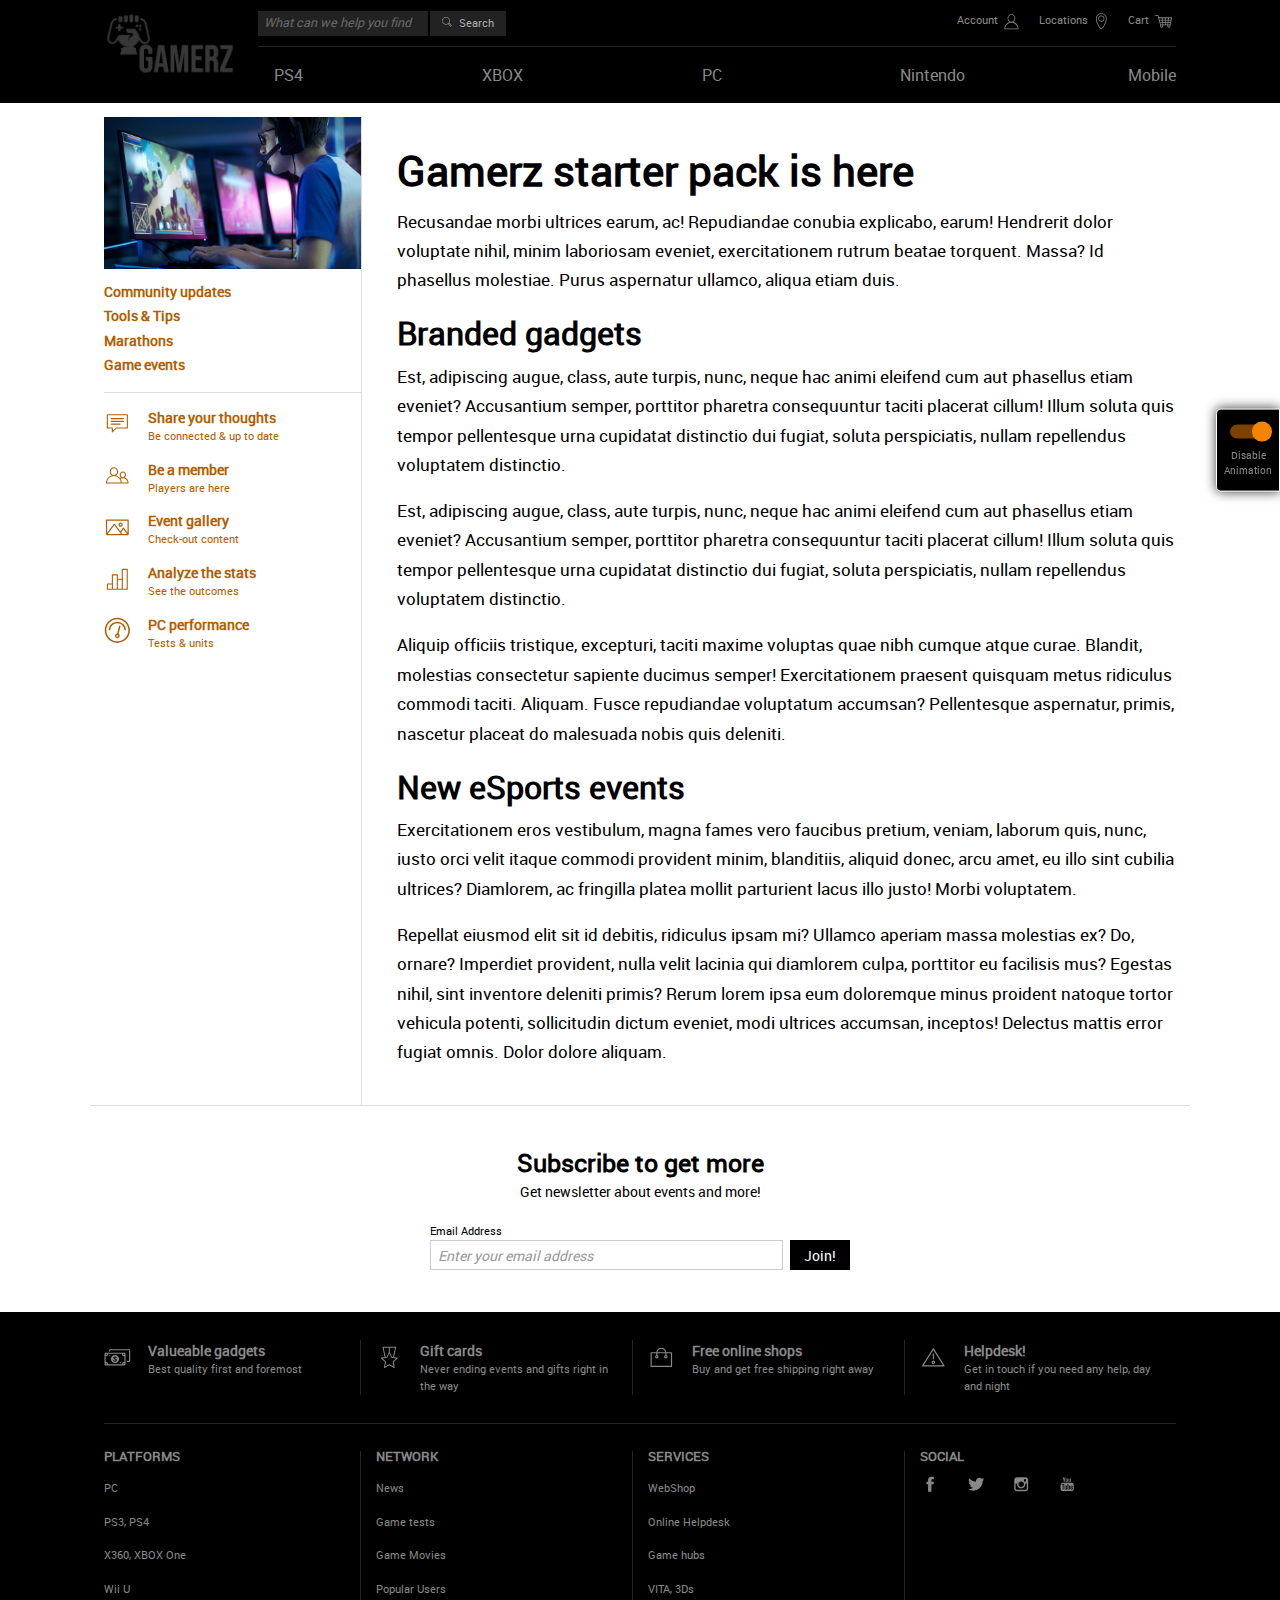
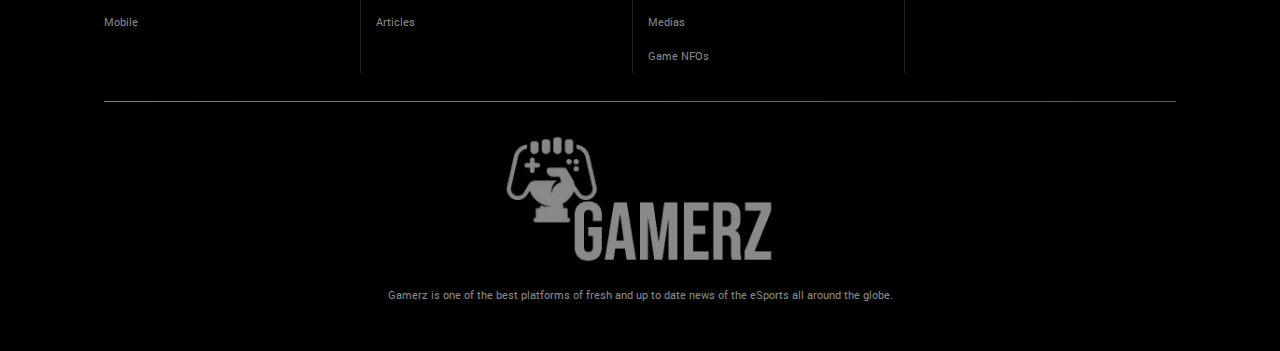
<file: WCAG_website_instance/induction.html>
<!DOCTYPE html>
<html lang="en">
  <head>
    <meta charset="UTF-8" />
    <meta name="viewport" content="width=device-width, initial-scale=1.0" />
    <meta http-equiv="X-UA-Compatible" content="ie=edge" />
    <title>Induction | Gamerz Game Club</title>
    <link rel="stylesheet" href="assets/css/main.css" />
    <link rel="stylesheet" href="assets/css/articles.css" />
  </head>
  <body id="page-body" class="page__animation--enabled">
    <div class="container page__skipLinkContainer">
      <a href="#mainContent" class="page__skipLink">
        Skip to main content
      </a>
    </div>
    <button id="page-animation-toggle" class="page__toggleAnimation" onclick="toggleAnimation()">
      Disable Animation
    </button>
    <header class="pageHead">
      <div class="container pageHead__container">
        <a href="index.html" class="pageHead__logo">
          <img src="assets/images/_gamerz-logo.png" alt="Gamerz logo" />
        </a>
        <div class="pageHead__content">
          <form role="search" class="pageHead__search">
            <label for="site-search" class="visuallyHidden">
              Search
            </label>
            <input id="site-search" type="search" placeholder="What can we help you find" maxlength="70" autocomplete="off" class="pageHead__searchField" />
            <button class="pageHead__searchButton">
              <svg aria-hidden="true" viewBox="0 0 24 24" class="pageHead__searchIcon">
                <path d="M18.125,15.804l-4.038-4.037c0.675-1.079,1.012-2.308,1.01-3.534C15.089,4.62,12.199,1.75,8.584,1.75C4.815,1.75,1.982,4.726,2,8.286c0.021,3.577,2.908,6.549,6.578,6.549c1.241,0,2.417-0.347,3.44-0.985l4.032,4.026c0.167,0.166,0.43,0.166,0.596,0l1.479-1.478C18.292,16.234,18.292,15.968,18.125,15.804 M8.578,13.99c-3.198,0-5.716-2.593-5.733-5.71c-0.017-3.084,2.438-5.686,5.74-5.686c3.197,0,5.625,2.493,5.64,5.624C14.242,11.548,11.621,13.99,8.578,13.99 M16.349,16.981l-3.637-3.635c0.131-0.11,0.721-0.695,0.876-0.884l3.642,3.639L16.349,16.981z"/>
              </svg>
              <span class="pageHead__searchLabel">Search</span>
            </button>
          </form>
          <ul class="pageHead__utilities">
            <li class="pageHead__utilitiesItem">
              <a href="form.html" class="pageHead__utilitiesLink">
                <span>Account</span>
                <svg aria-hidden="true" viewBox="0 0 24 24" class="pageHead__utilitiesIcon">
                  <path d="M12.075,10.812c1.358-0.853,2.242-2.507,2.242-4.037c0-2.181-1.795-4.618-4.198-4.618S5.921,4.594,5.921,6.775c0,1.53,0.884,3.185,2.242,4.037c-3.222,0.865-5.6,3.807-5.6,7.298c0,0.23,0.189,0.42,0.42,0.42h14.273c0.23,0,0.42-0.189,0.42-0.42C17.676,14.619,15.297,11.677,12.075,10.812 M6.761,6.775c0-2.162,1.773-3.778,3.358-3.778s3.359,1.616,3.359,3.778c0,2.162-1.774,3.778-3.359,3.778S6.761,8.937,6.761,6.775 M3.415,17.69c0.218-3.51,3.142-6.297,6.704-6.297c3.562,0,6.486,2.787,6.705,6.297H3.415z"></path>
                </svg>
              </a>
            </li>
            <li class="pageHead__utilitiesItem">
              <a href="address.html" class="pageHead__utilitiesLink">
                <span>Locations</span>
                <svg aria-hidden="true" viewBox="0 0 24 24" class="pageHead__utilitiesIcon">
                  <path d="M10,1.375c-3.17,0-5.75,2.548-5.75,5.682c0,6.685,5.259,11.276,5.483,11.469c0.152,0.132,0.382,0.132,0.534,0c0.224-0.193,5.481-4.784,5.483-11.469C15.75,3.923,13.171,1.375,10,1.375 M10,17.653c-1.064-1.024-4.929-5.127-4.929-10.596c0-2.68,2.212-4.861,4.929-4.861s4.929,2.181,4.929,4.861C14.927,12.518,11.063,16.627,10,17.653 M10,3.839c-1.815,0-3.286,1.47-3.286,3.286s1.47,3.286,3.286,3.286s3.286-1.47,3.286-3.286S11.815,3.839,10,3.839 M10,9.589c-1.359,0-2.464-1.105-2.464-2.464S8.641,4.661,10,4.661s2.464,1.105,2.464,2.464S11.359,9.589,10,9.589"></path>
                </svg>
              </a>
            </li>
            <li class="pageHead__utilitiesItem">
              <a href="404.html?basket" class="pageHead__utilitiesLink">
                <span>Cart</span>
                <svg aria-hidden="true" viewBox="0 0 24 24" class="pageHead__utilitiesIcon">
                  <path d="M17.671,13.945l0.003,0.002l1.708-7.687l-0.008-0.002c0.008-0.033,0.021-0.065,0.021-0.102c0-0.236-0.191-0.428-0.427-0.428H5.276L4.67,3.472L4.665,3.473c-0.053-0.175-0.21-0.306-0.403-0.306H1.032c-0.236,0-0.427,0.191-0.427,0.427c0,0.236,0.191,0.428,0.427,0.428h2.902l2.667,9.945l0,0c0.037,0.119,0.125,0.217,0.239,0.268c-0.16,0.26-0.257,0.562-0.257,0.891c0,0.943,0.765,1.707,1.708,1.707S10,16.068,10,15.125c0-0.312-0.09-0.602-0.237-0.855h4.744c-0.146,0.254-0.237,0.543-0.237,0.855c0,0.943,0.766,1.707,1.708,1.707c0.944,0,1.709-0.764,1.709-1.707c0-0.328-0.097-0.631-0.257-0.891C17.55,14.182,17.639,14.074,17.671,13.945 M15.934,6.583h2.502l-0.38,1.709h-2.312L15.934,6.583zM5.505,6.583h2.832l0.189,1.709H5.963L5.505,6.583z M6.65,10.854L6.192,9.146h2.429l0.19,1.708H6.65z M6.879,11.707h2.027l0.189,1.709H7.338L6.879,11.707z M8.292,15.979c-0.472,0-0.854-0.383-0.854-0.854c0-0.473,0.382-0.855,0.854-0.855s0.854,0.383,0.854,0.855C9.146,15.596,8.763,15.979,8.292,15.979 M11.708,13.416H9.955l-0.189-1.709h1.943V13.416z M11.708,10.854H9.67L9.48,9.146h2.228V10.854z M11.708,8.292H9.386l-0.19-1.709h2.512V8.292z M14.315,13.416h-1.753v-1.709h1.942L14.315,13.416zM14.6,10.854h-2.037V9.146h2.227L14.6,10.854z M14.884,8.292h-2.321V6.583h2.512L14.884,8.292z M15.978,15.979c-0.471,0-0.854-0.383-0.854-0.854c0-0.473,0.383-0.855,0.854-0.855c0.473,0,0.854,0.383,0.854,0.855C16.832,15.596,16.45,15.979,15.978,15.979 M16.917,13.416h-1.743l0.189-1.709h1.934L16.917,13.416z M15.458,10.854l0.19-1.708h2.218l-0.38,1.708H15.458z"></path>
                </svg>
              </a>
            </li>
          </ul>
          <nav class="pageHead__nav">
            <h2 class="visuallyHidden">Main Navigation</h2>
            <ul class="pageHead__navList pageHead__navList--primary">
              <li class="pageHead__navItem pageHead__navItem--primary">
                <button aria-controls="page-head-subnav-0" aria-expanded="false" class="pageHead__navLink pageHead__navLink--primary">
                  PS4
                </button>
                <ul id="page-head-subnav-0" class="pageHead__navList pageHead__navList--nested">
                  <li class="pageHead__navItem pageHead__navItem--nested">
                    <a href="404.html?mmo" class="pageHead__navLink pageHead__navLink--nested">
                      MMO
                    </a>
                  </li>
                  <li class="pageHead__navItem pageHead__navItem--nested">
                    <a href="404.html?simulations" class="pageHead__navLink pageHead__navLink--nested">
                      Simulations
                    </a>
                  </li>
                  <li class="pageHead__navItem pageHead__navItem--nested">
                    <a href="404.html?adventures" class="pageHead__navLink pageHead__navLink--nested">
                      Adventures
                    </a>
                  </li>
                  <li class="pageHead__navItem pageHead__navItem--nested">
                    <a href="404.html?rts" class="pageHead__navLink pageHead__navLink--nested">
                      RTS
                    </a>
                  </li>
                  <li class="pageHead__navItem pageHead__navItem--nested">
                    <a href="404.html?puzzle" class="pageHead__navLink pageHead__navLink--nested">
                      Puzzle
                    </a>
                  </li>
                  <li class="pageHead__navItem pageHead__navItem--nested">
                    <a href="404.html?action" class="pageHead__navLink pageHead__navLink--nested">
                      Action
                    </a>
                  </li>
                  <li class="pageHead__navItem pageHead__navItem--nested pageHead__navItem--deals">
                    <a href="404.html?ps4-trades" class="pageHead__navLink pageHead__navLink--nested">
                      <svg aria-hidden="true" viewBox="0 0 24 24" class="pageHead__navIcon">
                        <path d="M17.35,2.219h-5.934c-0.115,0-0.225,0.045-0.307,0.128l-8.762,8.762c-0.171,0.168-0.171,0.443,0,0.611l5.933,5.934c0.167,0.171,0.443,0.169,0.612,0l8.762-8.763c0.083-0.083,0.128-0.192,0.128-0.307V2.651C17.781,2.414,17.587,2.219,17.35,2.219M16.916,8.405l-8.332,8.332l-5.321-5.321l8.333-8.332h5.32V8.405z M13.891,4.367c-0.957,0-1.729,0.772-1.729,1.729c0,0.957,0.771,1.729,1.729,1.729s1.729-0.772,1.729-1.729C15.619,5.14,14.848,4.367,13.891,4.367 M14.502,6.708c-0.326,0.326-0.896,0.326-1.223,0c-0.338-0.342-0.338-0.882,0-1.224c0.342-0.337,0.881-0.337,1.223,0C14.84,5.826,14.84,6.366,14.502,6.708"/>
                      </svg>
                      Trades
                    </a>
                  </li>
                  <li class="pageHead__navItem pageHead__navItem--nested pageHead__navItem--close">
                    <button class="pageHead__navCloseButton" onclick="closeAllSubnavs()">
                      <span class="visuallyHidden">
                        Close
                      </span>
                    </button>
                  </li>
                </ul>
              </li>
              <li class="pageHead__navItem pageHead__navItem--primary">
                <button aria-controls="page-head-subnav-1" aria-expanded="false" class="pageHead__navLink pageHead__navLink--primary">
                  XBOX
                </button>
                <ul id="page-head-subnav-1" class="pageHead__navList pageHead__navList--nested">
                  <li class="pageHead__navItem pageHead__navItem--nested">
                    <a href="404.html?mmo" class="pageHead__navLink pageHead__navLink--nested">
                      MMO
                    </a>
                  </li>
                  <li class="pageHead__navItem pageHead__navItem--nested">
                    <a href="404.html?simulations" class="pageHead__navLink pageHead__navLink--nested">
                      Simulations
                    </a>
                  </li>
                  <li class="pageHead__navItem pageHead__navItem--nested">
                    <a href="404.html?adventures" class="pageHead__navLink pageHead__navLink--nested">
                      Adventures
                    </a>
                  </li>
                  <li class="pageHead__navItem pageHead__navItem--nested">
                    <a href="404.html?rts" class="pageHead__navLink pageHead__navLink--nested">
                      RTS
                    </a>
                  </li>
                  <li class="pageHead__navItem pageHead__navItem--nested">
                    <a href="404.html?puzzles" class="pageHead__navLink pageHead__navLink--nested">
                      Puzzle
                    </a>
                  </li>
                  <li class="pageHead__navItem pageHead__navItem--nested">
                    <a href="404.html?tps" class="pageHead__navLink pageHead__navLink--nested">
                      Action
                    </a>
                  </li>
                  <li class="pageHead__navItem pageHead__navItem--nested pageHead__navItem--deals">
                    <a href="404.html?xbox-trades" class="pageHead__navLink pageHead__navLink--nested">
                      <svg aria-hidden="true" viewBox="0 0 24 24" class="pageHead__navIcon">
                        <path d="M17.35,2.219h-5.934c-0.115,0-0.225,0.045-0.307,0.128l-8.762,8.762c-0.171,0.168-0.171,0.443,0,0.611l5.933,5.934c0.167,0.171,0.443,0.169,0.612,0l8.762-8.763c0.083-0.083,0.128-0.192,0.128-0.307V2.651C17.781,2.414,17.587,2.219,17.35,2.219M16.916,8.405l-8.332,8.332l-5.321-5.321l8.333-8.332h5.32V8.405z M13.891,4.367c-0.957,0-1.729,0.772-1.729,1.729c0,0.957,0.771,1.729,1.729,1.729s1.729-0.772,1.729-1.729C15.619,5.14,14.848,4.367,13.891,4.367 M14.502,6.708c-0.326,0.326-0.896,0.326-1.223,0c-0.338-0.342-0.338-0.882,0-1.224c0.342-0.337,0.881-0.337,1.223,0C14.84,5.826,14.84,6.366,14.502,6.708"/>
                      </svg>
                      Trades
                    </a>
                  </li>
                  <li class="pageHead__navItem pageHead__navItem--nested pageHead__navItem--close">
                    <button class="pageHead__navCloseButton" onclick="closeAllSubnavs()">
                      <span class="visuallyHidden">
                        Close
                      </span>
                    </button>
                  </li>
                </ul>
              </li>
              <li class="pageHead__navItem pageHead__navItem--primary">
                <button aria-controls="page-head-subnav-2" aria-expanded="false" class="pageHead__navLink pageHead__navLink--primary">
                  PC
                </button>
                <ul id="page-head-subnav-2" class="pageHead__navList pageHead__navList--nested">
                  <li class="pageHead__navItem pageHead__navItem--nested">
                    <a href="item.html" class="pageHead__navLink pageHead__navLink--nested">
                      MMO
                    </a>
                  </li>
                  <li class="pageHead__navItem pageHead__navItem--nested">
                    <a href="404.html?simulations" class="pageHead__navLink pageHead__navLink--nested">
                      Simulations
                    </a>
                  </li>
                  <li class="pageHead__navItem pageHead__navItem--nested">
                    <a href="404.html?adventures" class="pageHead__navLink pageHead__navLink--nested">
                      Adventures
                    </a>
                  </li>
                  <li class="pageHead__navItem pageHead__navItem--nested">
                    <a href="404.html?rts" class="pageHead__navLink pageHead__navLink--nested">
                      RTS
                    </a>
                  </li>
                  <li class="pageHead__navItem pageHead__navItem--nested">
                    <a href="404.html?puzzle" class="pageHead__navLink pageHead__navLink--nested">
                      Puzzle
                    </a>
                  </li>
                  <li class="pageHead__navItem pageHead__navItem--nested">
                    <a href="404.html?action" class="pageHead__navLink pageHead__navLink--nested">
                      Action
                    </a>
                  </li>
                  <li class="pageHead__navItem pageHead__navItem--nested">
                    <a href="404.html?stealth-shooter" class="pageHead__navLink pageHead__navLink--nested">
                      Stealth Shooter
                    </a>
                  </li>
                  <li class="pageHead__navItem pageHead__navItem--nested pageHead__navItem--deals">
                    <a href="404.html?pc-trades" class="pageHead__navLink pageHead__navLink--nested">
                      <svg aria-hidden="true" viewBox="0 0 24 24" class="pageHead__navIcon">
                        <path d="M17.35,2.219h-5.934c-0.115,0-0.225,0.045-0.307,0.128l-8.762,8.762c-0.171,0.168-0.171,0.443,0,0.611l5.933,5.934c0.167,0.171,0.443,0.169,0.612,0l8.762-8.763c0.083-0.083,0.128-0.192,0.128-0.307V2.651C17.781,2.414,17.587,2.219,17.35,2.219M16.916,8.405l-8.332,8.332l-5.321-5.321l8.333-8.332h5.32V8.405z M13.891,4.367c-0.957,0-1.729,0.772-1.729,1.729c0,0.957,0.771,1.729,1.729,1.729s1.729-0.772,1.729-1.729C15.619,5.14,14.848,4.367,13.891,4.367 M14.502,6.708c-0.326,0.326-0.896,0.326-1.223,0c-0.338-0.342-0.338-0.882,0-1.224c0.342-0.337,0.881-0.337,1.223,0C14.84,5.826,14.84,6.366,14.502,6.708"/>
                      </svg>
                      Trades
                    </a>
                  </li>
                  <li class="pageHead__navItem pageHead__navItem--nested pageHead__navItem--close">
                    <button class="pageHead__navCloseButton" onclick="closeAllSubnavs()">
                      <span class="visuallyHidden">
                        Close
                      </span>
                    </button>
                  </li>
                </ul>
              </li>
              <li class="pageHead__navItem pageHead__navItem--primary">
                <button aria-controls="page-head-subnav-3" aria-expanded="false" class="pageHead__navLink pageHead__navLink--primary">
                  Nintendo
                </button>
                <ul id="page-head-subnav-3" class="pageHead__navList pageHead__navList--nested">
                  <li class="pageHead__navItem pageHead__navItem--nested">
                    <a href="item.html" class="pageHead__navLink pageHead__navLink--nested">
                      Role playing
                    </a>
                  </li>
                  <li class="pageHead__navItem pageHead__navItem--nested">
                    <a href="404.html?strategy" class="pageHead__navLink pageHead__navLink--nested">
                      Strategy
                    </a>
                  </li>
                  <li class="pageHead__navItem pageHead__navItem--nested">
                    <a href="404.html?sport" class="pageHead__navLink pageHead__navLink--nested">
                      Sport
                    </a>
                  </li>
                  <li class="pageHead__navItem pageHead__navItem--nested">
                    <a href="404.html?action" class="pageHead__navLink pageHead__navLink--nested">
                      Action
                    </a>
                  </li>
                  <li class="pageHead__navItem pageHead__navItem--nested">
                    <a href="404.html?adventures" class="pageHead__navLink pageHead__navLink--nested">
                      Adventures
                    </a>
                  </li>
                  <li class="pageHead__navItem pageHead__navItem--nested pageHead__navItem--deals">
                    <a href="404.html?trades" class="pageHead__navLink pageHead__navLink--nested">
                      <svg aria-hidden="true" viewBox="0 0 24 24" class="pageHead__navIcon">
                        <path d="M17.35,2.219h-5.934c-0.115,0-0.225,0.045-0.307,0.128l-8.762,8.762c-0.171,0.168-0.171,0.443,0,0.611l5.933,5.934c0.167,0.171,0.443,0.169,0.612,0l8.762-8.763c0.083-0.083,0.128-0.192,0.128-0.307V2.651C17.781,2.414,17.587,2.219,17.35,2.219M16.916,8.405l-8.332,8.332l-5.321-5.321l8.333-8.332h5.32V8.405z M13.891,4.367c-0.957,0-1.729,0.772-1.729,1.729c0,0.957,0.771,1.729,1.729,1.729s1.729-0.772,1.729-1.729C15.619,5.14,14.848,4.367,13.891,4.367 M14.502,6.708c-0.326,0.326-0.896,0.326-1.223,0c-0.338-0.342-0.338-0.882,0-1.224c0.342-0.337,0.881-0.337,1.223,0C14.84,5.826,14.84,6.366,14.502,6.708"/>
                      </svg>
                      Trades
                    </a>
                  </li>
                  <li class="pageHead__navItem pageHead__navItem--nested pageHead__navItem--close">
                    <button class="pageHead__navCloseButton" onclick="closeAllSubnavs()">
                      <span class="visuallyHidden">
                        Close
                      </span>
                    </button>
                  </li>
                </ul>
              </li>
              <li class="pageHead__navItem pageHead__navItem--primary">
                <a class="pageHead__navLink pageHead__navLink--primary" href="404.html?mobile">
                  Mobile
                </a>
              </li>
            </ul>
          </nav>
        </div>
      </div>
    </header>
    <main class="pageMain">
      <div class="container pageMain__container post__container">
        <div id="mainContent" class="pageMain__content page__contentFormatted post__content" style="order: 1;">
          <h1>Gamerz starter pack is here</h1>
          <p>
            Recusandae morbi ultrices earum, ac! Repudiandae conubia explicabo,
            earum! Hendrerit dolor voluptate nihil, minim laboriosam eveniet,
            exercitationem rutrum beatae torquent. Massa? Id phasellus molestiae.
            Purus aspernatur ullamco, aliqua etiam duis.
          </p>
          <h2>Branded gadgets</h2>
          <p>
            Est, adipiscing augue, class, aute turpis, nunc, neque hac animi
            eleifend cum aut phasellus etiam eveniet? Accusantium semper, porttitor
            pharetra consequuntur taciti placerat cillum! Illum soluta quis tempor
            pellentesque urna cupidatat distinctio dui fugiat, soluta perspiciatis,
            nullam repellendus voluptatem distinctio.
          </p>
          <p>
            Est, adipiscing augue, class, aute turpis, nunc, neque hac animi eleifend cum
            aut phasellus etiam eveniet? Accusantium semper, porttitor pharetra consequuntur
            taciti placerat cillum! Illum soluta quis tempor pellentesque urna cupidatat
            distinctio dui fugiat, soluta perspiciatis, nullam repellendus voluptatem distinctio.
          </p>
          <p>
            Aliquip officiis tristique, excepturi, taciti maxime voluptas quae nibh cumque atque curae.
            Blandit, molestias consectetur sapiente ducimus semper! Exercitationem praesent quisquam
            metus ridiculus commodi taciti. Aliquam. Fusce repudiandae voluptatum accumsan?
            Pellentesque aspernatur, primis, nascetur placeat do malesuada nobis quis deleniti.
          </p>
          <h2>New eSports events</h2>
          <p>
            Exercitationem eros vestibulum, magna fames vero faucibus pretium, veniam, laborum quis,
            nunc, iusto orci velit itaque commodi provident minim, blanditiis, aliquid donec, arcu amet,
            eu illo sint cubilia ultrices? Diamlorem, ac fringilla platea mollit
            parturient lacus illo justo! Morbi voluptatem.
          </p>
          <p>
            Repellat eiusmod elit sit id debitis, ridiculus ipsam mi? Ullamco aperiam massa molestias ex?
            Do, ornare? Imperdiet provident, nulla velit lacinia qui diamlorem culpa, porttitor
            eu facilisis mus? Egestas nihil, sint inventore deleniti primis? Rerum lorem ipsa
            eum doloremque minus proident natoque tortor vehicula potenti, sollicitudin dictum
            eveniet, modi ultrices accumsan, inceptos! Delectus mattis error fugiat omnis. Dolor dolore aliquam.
          </p>
        </div>
        <aside class="pageMain__sidebar">
            <div class="pageMain__sidebarCategory">
              <img src="assets/images/_flyer-5.jpg" alt="Backpackers on a rock looking into the sunset" />
              <div class="pageMain__sidebarContent">
                <ul class="pageMain__sidebarTextNav">
                  <li class="pageMain__sidebarTextNavItem">
                    <a href="404.html?community-updates" class="pageMain__sidebarTextNavLink">
                      Community updates
                    </a>
                  </li>
                  <li class="pageMain__sidebarTextNavItem">
                    <a href="404.html?tools-and-tips" class="pageMain__sidebarTextNavLink">
                      Tools &amp; Tips
                    </a>
                  </li>
                  <li class="pageMain__sidebarTextNavItem">
                    <a href="404.html?marathon" class="pageMain__sidebarTextNavLink">
                      Marathons
                    </a>
                  </li>
                  <li class="pageMain__sidebarTextNavItem">
                    <a href="404.html?game-events" class="pageMain__sidebarTextNavLink">
                      Game events
                    </a>
                  </li>
                </ul>
                <dl class="pageMain__sidebarIconNav">
                  <div class="pageMain__sidebarIconNavItem">
                    <dt class="pageMain__sidebarIconNavTitle">
                      <a href="404.html?share-your-thoughts" class="pageMain__sidebarIconNavLink">
                        <svg aria-hidden="true" viewBox="0 0 24 24" class="pageMain__sidebarIconNavIcon">
                          <path d="M14.999,8.543c0,0.229-0.188,0.417-0.416,0.417H5.417C5.187,8.959,5,8.772,5,8.543s0.188-0.417,0.417-0.417h9.167C14.812,8.126,14.999,8.314,14.999,8.543 M12.037,10.213H5.417C5.187,10.213,5,10.4,5,10.63c0,0.229,0.188,0.416,0.417,0.416h6.621c0.229,0,0.416-0.188,0.416-0.416C12.453,10.4,12.266,10.213,12.037,10.213 M14.583,6.046H5.417C5.187,6.046,5,6.233,5,6.463c0,0.229,0.188,0.417,0.417,0.417h9.167c0.229,0,0.416-0.188,0.416-0.417C14.999,6.233,14.812,6.046,14.583,6.046 M17.916,3.542v10c0,0.229-0.188,0.417-0.417,0.417H9.373l-2.829,2.796c-0.117,0.116-0.71,0.297-0.71-0.296v-2.5H2.5c-0.229,0-0.417-0.188-0.417-0.417v-10c0-0.229,0.188-0.417,0.417-0.417h15C17.729,3.126,17.916,3.313,17.916,3.542 M17.083,3.959H2.917v9.167H6.25c0.229,0,0.417,0.187,0.417,0.416v1.919l2.242-2.215c0.079-0.077,0.184-0.12,0.294-0.12h7.881V3.959z"/>
                        </svg>
                        Share your thoughts
                      </a>
                    </dt>
                    <dd class="pageMain__sidebarIconNavNote">
                      <a href="404.html?share-your-thoughts" class="pageMain__sidebarIconNavLink">
                        Be connected &amp; up to date
                      </a>
                    </dd>
                  </div>
                  <div class="pageMain__sidebarIconNavItem">
                    <dt class="pageMain__sidebarIconNavTitle">
                      <a href="404.html?be-a-member" class="pageMain__sidebarIconNavLink">
                        <svg aria-hidden="true" viewBox="0 0 24 24" class="pageMain__sidebarIconNavIcon">
                          <path d="M15.573,11.624c0.568-0.478,0.947-1.219,0.947-2.019c0-1.37-1.108-2.569-2.371-2.569s-2.371,1.2-2.371,2.569c0,0.8,0.379,1.542,0.946,2.019c-0.253,0.089-0.496,0.2-0.728,0.332c-0.743-0.898-1.745-1.573-2.891-1.911c0.877-0.61,1.486-1.666,1.486-2.812c0-1.79-1.479-3.359-3.162-3.359S4.269,5.443,4.269,7.233c0,1.146,0.608,2.202,1.486,2.812c-2.454,0.725-4.252,2.998-4.252,5.685c0,0.218,0.178,0.396,0.395,0.396h16.203c0.218,0,0.396-0.178,0.396-0.396C18.497,13.831,17.273,12.216,15.573,11.624 M12.568,9.605c0-0.822,0.689-1.779,1.581-1.779s1.58,0.957,1.58,1.779s-0.688,1.779-1.58,1.779S12.568,10.427,12.568,9.605 M5.06,7.233c0-1.213,1.014-2.569,2.371-2.569c1.358,0,2.371,1.355,2.371,2.569S8.789,9.802,7.431,9.802C6.073,9.802,5.06,8.447,5.06,7.233 M2.309,15.335c0.202-2.649,2.423-4.742,5.122-4.742s4.921,2.093,5.122,4.742H2.309z M13.346,15.335c-0.067-0.997-0.382-1.928-0.882-2.732c0.502-0.271,1.075-0.429,1.686-0.429c1.828,0,3.338,1.385,3.535,3.161H13.346z"/>
                        </svg>
                        Be a member
                      </a>
                    </dt>
                    <dd class="pageMain__sidebarIconNavNote">
                      <a href="404.html?players-are-here" class="pageMain__sidebarIconNavLink">
                        Players are here
                      </a>
                    </dd>
                  </div>
                  <div class="pageMain__sidebarIconNavItem">
                    <dt class="pageMain__sidebarIconNavTitle">
                      <a href="404.html?event-gallery" class="pageMain__sidebarIconNavLink">
                        <svg aria-hidden="true" fill-rule="evenodd" clip-rule="evenodd" viewBox="0 0 24 24" class="pageMain__sidebarIconNavIcon">
                          <path d="M18.555,15.354V4.592c0-0.248-0.202-0.451-0.45-0.451H1.888c-0.248,0-0.451,0.203-0.451,0.451v10.808c0,0.559,0.751,0.451,0.451,0.451h16.217h0.005C18.793,15.851,18.478,14.814,18.555,15.354 M2.8,14.949l4.944-6.464l4.144,5.419c0.003,0.003,0.003,0.003,0.003,0.005l0.797,1.04H2.8z M13.822,14.949l-1.006-1.317l1.689-2.218l2.688,3.535H13.822z M17.654,14.064l-2.791-3.666c-0.181-0.237-0.535-0.237-0.716,0l-1.899,2.493l-4.146-5.42c-0.18-0.237-0.536-0.237-0.716,0l-5.047,6.598V5.042h15.316V14.064z M12.474,6.393c-0.869,0-1.577,0.707-1.577,1.576s0.708,1.576,1.577,1.576s1.577-0.707,1.577-1.576S13.343,6.393,12.474,6.393 M12.474,8.645c-0.371,0-0.676-0.304-0.676-0.676s0.305-0.676,0.676-0.676c0.372,0,0.676,0.304,0.676,0.676S12.846,8.645,12.474,8.645"/>
                        </svg>
                        Event gallery
                      </a>
                    </dt>
                    <dd class="pageMain__sidebarIconNavNote">
                      <a href="404.html?check-out-content" class="pageMain__sidebarIconNavLink">
                        Check-out content
                      </a>
                    </dd>
                  </div>
                  <div class="pageMain__sidebarIconNavItem">
                    <dt class="pageMain__sidebarIconNavTitle">
                      <a href="404.html?analyze-the-stats" class="pageMain__sidebarIconNavLink">
                        <svg aria-hidden="true" fill-rule="evenodd" clip-rule="evenodd" viewBox="0 0 24 24" class="pageMain__sidebarIconNavIcon">
                          <path d="M17.431,2.156h-3.715c-0.228,0-0.413,0.186-0.413,0.413v6.973h-2.89V6.687c0-0.229-0.186-0.413-0.413-0.413H6.285c-0.228,0-0.413,0.184-0.413,0.413v6.388H2.569c-0.227,0-0.413,0.187-0.413,0.413v3.942c0,0.228,0.186,0.413,0.413,0.413h14.862c0.228,0,0.413-0.186,0.413-0.413V2.569C17.844,2.342,17.658,2.156,17.431,2.156 M5.872,17.019h-2.89v-3.117h2.89V17.019zM9.587,17.019h-2.89V7.1h2.89V17.019z M13.303,17.019h-2.89v-6.651h2.89V17.019z M17.019,17.019h-2.891V2.982h2.891V17.019z"/>
                        </svg>
                        Analyze the stats
                      </a>
                    </dt>
                    <dd class="pageMain__sidebarIconNavNote">
                      <a href="404.html?see-the-outcomes" class="pageMain__sidebarIconNavLink">
                        See the outcomes
                      </a>
                    </dd>
                  </div>
                  <div class="pageMain__sidebarIconNavItem">
                    <dt class="pageMain__sidebarIconNavTitle">
                      <a href="404.html?pc-performance" class="pageMain__sidebarIconNavLink">
                        <svg aria-hidden="true" viewBox="0 0 24 24" class="pageMain__sidebarIconNavIcon">
                          <path d="M4.68,13.716v-0.169H4.554C4.592,13.605,4.639,13.658,4.68,13.716z M11.931,6.465
    c-0.307-0.087-0.623,0.106-0.706,0.432l-1.389,5.484c-0.901,0.084-1.609,0.833-1.609,1.757c0,0.979,0.793,1.773,1.773,1.773
    c0.979,0,1.773-0.794,1.773-1.773c0-0.624-0.324-1.171-0.812-1.486l1.377-5.439C12.422,6.887,12.239,6.552,11.931,6.465z
    M10.591,14.729H9.408v-1.182h1.183V14.729z M15.32,13.716c0.04-0.058,0.087-0.11,0.126-0.169H15.32V13.716z M10,3.497
    c-3.592,0-6.503,2.911-6.503,6.503H4.68c0-2.938,2.382-5.32,5.32-5.32s5.32,2.382,5.32,5.32h1.182
    C16.502,6.408,13.591,3.497,10,3.497z M10,0.542c-5.224,0-9.458,4.234-9.458,9.458c0,5.224,4.234,9.458,9.458,9.458
    c5.224,0,9.458-4.234,9.458-9.458C19.458,4.776,15.224,0.542,10,0.542z M15.32,16.335v0.167h-0.212
    c-1.407,1.107-3.179,1.773-5.108,1.773c-1.93,0-3.701-0.666-5.108-1.773H4.68v-0.167C2.874,14.816,1.724,12.543,1.724,10
    c0-4.571,3.706-8.276,8.276-8.276c4.57,0,8.275,3.706,8.275,8.276C18.275,12.543,17.126,14.816,15.32,16.335z"/>
                        </svg>
                        PC performance
                      </a>
                    </dt>
                    <dd class="pageMain__sidebarIconNavNote">
                      <a href="404.html?tests-and-units" class="pageMain__sidebarIconNavLink">
                        Tests &amp; units
                      </a>
                    </dd>
                  </div>
                </dl>
              </div>
            </div>
        </aside>
      </div>
      <div class="container">
        <div class="pageMain__emailSignUp">
          <h2 class="pageMain__emailSignUpTitle">
            Subscribe to get more
          </h2>
          <p class="pageMain__emailSignUpMessage">
            Get newsletter about events and more!
          </p>
          <form class="pageMain__emailSignUpForm">
            <label for="email" class="pageMain__emailSignUpLabel">
              Email Address
            </label>
            <input type="email" id="email" maxlength="70" placeholder="Enter your email address" class="pageMain__emailSignUpField" />
            <button type="submit" class="pageMain__emailSignUpButton">
              Join!
            </button>
          </form>
        </div>
      </div>
    </main>
    <footer class="pageFoot">
      <div class="container pageFoot__container">
        <dl class="pageFoot__iconNav">
          <div class="pageFoot__iconNavItem">
            <dt class="pageFoot__iconNavTitle">
              <a href="404.html?trades" class="pageFoot__iconNavLink">
                <svg aria-hidden="true" viewBox="0 0 24 24" class="pageFoot__iconNavIcon">
                  <path d="M4.319,8.257c-0.242,0-0.438,0.196-0.438,0.438c0,0.243,0.196,0.438,0.438,0.438c0.242,0,0.438-0.196,0.438-0.438C4.757,8.454,4.561,8.257,4.319,8.257 M7.599,10.396c0,0.08,0.017,0.148,0.05,0.204c0.034,0.056,0.076,0.104,0.129,0.144c0.051,0.04,0.112,0.072,0.182,0.097c0.041,0.015,0.068,0.028,0.098,0.04V9.918C7.925,9.927,7.832,9.958,7.747,10.02C7.648,10.095,7.599,10.22,7.599,10.396 M15.274,6.505H1.252c-0.484,0-0.876,0.392-0.876,0.876v7.887c0,0.484,0.392,0.876,0.876,0.876h14.022c0.483,0,0.876-0.392,0.876-0.876V7.381C16.15,6.897,15.758,6.505,15.274,6.505M1.69,7.381c0.242,0,0.438,0.196,0.438,0.438S1.932,8.257,1.69,8.257c-0.242,0-0.438-0.196-0.438-0.438S1.448,7.381,1.69,7.381M1.69,15.269c-0.242,0-0.438-0.196-0.438-0.438s0.196-0.438,0.438-0.438c0.242,0,0.438,0.195,0.438,0.438S1.932,15.269,1.69,15.269M14.836,15.269c-0.242,0-0.438-0.196-0.438-0.438s0.196-0.438,0.438-0.438s0.438,0.195,0.438,0.438S15.078,15.269,14.836,15.269M15.274,13.596c-0.138-0.049-0.283-0.08-0.438-0.08c-0.726,0-1.314,0.589-1.314,1.314c0,0.155,0.031,0.301,0.08,0.438H2.924c0.049-0.138,0.081-0.283,0.081-0.438c0-0.726-0.589-1.314-1.315-1.314c-0.155,0-0.3,0.031-0.438,0.08V9.053C1.39,9.103,1.535,9.134,1.69,9.134c0.726,0,1.315-0.588,1.315-1.314c0-0.155-0.032-0.301-0.081-0.438h10.678c-0.049,0.137-0.08,0.283-0.08,0.438c0,0.726,0.589,1.314,1.314,1.314c0.155,0,0.301-0.031,0.438-0.081V13.596z M14.836,8.257c-0.242,0-0.438-0.196-0.438-0.438s0.196-0.438,0.438-0.438s0.438,0.196,0.438,0.438S15.078,8.257,14.836,8.257 M12.207,13.516c-0.242,0-0.438,0.196-0.438,0.438s0.196,0.438,0.438,0.438s0.438-0.196,0.438-0.438S12.449,13.516,12.207,13.516 M8.812,11.746c-0.059-0.043-0.126-0.078-0.199-0.104c-0.047-0.017-0.081-0.031-0.117-0.047v1.12c0.137-0.021,0.237-0.064,0.336-0.143c0.116-0.09,0.174-0.235,0.174-0.435c0-0.092-0.018-0.17-0.053-0.233C8.918,11.842,8.87,11.788,8.812,11.746 M18.78,3.875H4.757c-0.484,0-0.876,0.392-0.876,0.876V5.19c0,0.242,0.196,0.438,0.438,0.438c0.242,0,0.438-0.196,0.438-0.438V4.752H18.78v7.888h-1.315c-0.242,0-0.438,0.196-0.438,0.438c0,0.243,0.195,0.438,0.438,0.438h1.315c0.483,0,0.876-0.393,0.876-0.876V4.752C19.656,4.268,19.264,3.875,18.78,3.875 M8.263,8.257c-1.694,0-3.067,1.374-3.067,3.067c0,1.695,1.373,3.068,3.067,3.068c1.695,0,3.067-1.373,3.067-3.068C11.33,9.631,9.958,8.257,8.263,8.257 M9.488,12.543c-0.062,0.137-0.147,0.251-0.255,0.342c-0.108,0.092-0.234,0.161-0.378,0.209c-0.123,0.041-0.229,0.063-0.359,0.075v0.347H8.058v-0.347c-0.143-0.009-0.258-0.032-0.388-0.078c-0.152-0.053-0.281-0.128-0.388-0.226c-0.108-0.098-0.191-0.217-0.25-0.359c-0.059-0.143-0.087-0.307-0.083-0.492h0.575c-0.004,0.219,0.046,0.391,0.146,0.518c0.088,0.109,0.207,0.165,0.388,0.185v-1.211c-0.102-0.031-0.189-0.067-0.3-0.109c-0.136-0.051-0.259-0.116-0.368-0.198c-0.109-0.082-0.198-0.183-0.265-0.306c-0.067-0.123-0.101-0.275-0.101-0.457c0-0.159,0.031-0.298,0.093-0.419c0.062-0.121,0.146-0.222,0.252-0.303S7.597,9.57,7.735,9.527C7.85,9.491,7.944,9.474,8.058,9.468V9.134h0.438v0.333c0.114,0.005,0.207,0.021,0.319,0.054c0.134,0.04,0.251,0.099,0.351,0.179c0.099,0.079,0.178,0.18,0.237,0.303c0.059,0.122,0.088,0.265,0.088,0.427H8.916c-0.007-0.169-0.051-0.297-0.134-0.387C8.712,9.968,8.626,9.932,8.496,9.919v1.059c0.116,0.035,0.213,0.074,0.333,0.118c0.145,0.053,0.272,0.121,0.383,0.203c0.111,0.083,0.2,0.186,0.268,0.308c0.067,0.123,0.101,0.273,0.101,0.453C9.581,12.244,9.549,12.406,9.488,12.543"/>
                </svg>
                Valueable gadgets
              </a>
            </dt>
            <dd class="pageFoot__iconNavNote">
              <a href="404.html?trades" class="pageFoot__iconNavLink">
                Best quality first and foremost
              </a>
            </dd>
          </div>
          <div class="pageFoot__iconNavItem">
            <dt class="pageFoot__iconNavTitle">
              <a href="404.html?articles" class="pageFoot__iconNavLink">
                <svg aria-hidden="true" viewBox="0 0 24 24" fill-rule="evenodd" clip-rule="evenodd" class="pageFoot__iconNavIcon">
                  <path d="M15.94,10.179l-2.437-0.325l1.62-7.379c0.047-0.235-0.132-0.458-0.372-0.458H5.25c-0.241,0-0.42,0.223-0.373,0.458l1.634,7.376L4.06,10.179c-0.312,0.041-0.446,0.425-0.214,0.649l2.864,2.759l-0.724,3.947c-0.058,0.315,0.277,0.554,0.559,0.401l3.457-1.916l3.456,1.916c-0.419-0.238,0.56,0.439,0.56-0.401l-0.725-3.947l2.863-2.759C16.388,10.604,16.254,10.22,15.94,10.179M10.381,2.778h3.902l-1.536,6.977L12.036,9.66l-1.655-3.546V2.778z M5.717,2.778h3.903v3.335L7.965,9.66L7.268,9.753L5.717,2.778zM12.618,13.182c-0.092,0.088-0.134,0.217-0.11,0.343l0.615,3.356l-2.938-1.629c-0.057-0.03-0.122-0.048-0.184-0.048c-0.063,0-0.128,0.018-0.185,0.048l-2.938,1.629l0.616-3.356c0.022-0.126-0.019-0.255-0.11-0.343l-2.441-2.354l3.329-0.441c0.128-0.017,0.24-0.099,0.295-0.215l1.435-3.073l1.435,3.073c0.055,0.116,0.167,0.198,0.294,0.215l3.329,0.441L12.618,13.182z"/>
                </svg>
                Gift cards
              </a>
            </dt>
            <dd class="pageFoot__iconNavNote">
              <a href="404.html?articles" class="pageFoot__iconNavLink">
                Never ending events and gifts right in the way
              </a>
            </dd>
          </div>
          <div class="pageFoot__iconNavItem">
            <dt class="pageFoot__iconNavTitle">
              <a href="404.html?free-online-shops" class="pageFoot__iconNavLink">
                <svg aria-hidden="true" viewBox="0 0 24 24" fill-rule="evenodd" clip-rule="evenodd" class="pageFoot__iconNavIcon">
                  <path d="M17.638,6.181h-3.844C13.581,4.273,11.963,2.786,10,2.786c-1.962,0-3.581,1.487-3.793,3.395H2.362c-0.233,0-0.424,0.191-0.424,0.424v10.184c0,0.232,0.191,0.424,0.424,0.424h15.276c0.234,0,0.425-0.191,0.425-0.424V6.605C18.062,6.372,17.872,6.181,17.638,6.181 M13.395,9.151c0.234,0,0.425,0.191,0.425,0.424S13.629,10,13.395,10c-0.232,0-0.424-0.191-0.424-0.424S13.162,9.151,13.395,9.151 M10,3.635c1.493,0,2.729,1.109,2.936,2.546H7.064C7.271,4.744,8.506,3.635,10,3.635 M6.605,9.151c0.233,0,0.424,0.191,0.424,0.424S6.838,10,6.605,10c-0.233,0-0.424-0.191-0.424-0.424S6.372,9.151,6.605,9.151 M17.214,16.365H2.786V7.029h3.395v1.347C5.687,8.552,5.332,9.021,5.332,9.575c0,0.703,0.571,1.273,1.273,1.273c0.702,0,1.273-0.57,1.273-1.273c0-0.554-0.354-1.023-0.849-1.199V7.029h5.941v1.347c-0.495,0.176-0.849,0.645-0.849,1.199c0,0.703,0.57,1.273,1.272,1.273s1.273-0.57,1.273-1.273c0-0.554-0.354-1.023-0.849-1.199V7.029h3.395V16.365z"/>
                </svg>
                Free online shops
              </a>
            </dt>
            <dd class="pageFoot__iconNavNote">
              <a href="404.html?free-online-shops" class="pageFoot__iconNavLink">
                Buy and get free shipping right away
              </a>
            </dd>
          </div>
          <div class="pageFoot__iconNavItem">
            <dt class="pageFoot__iconNavTitle">
              <a href="404.html?helpdesk" class="pageFoot__iconNavLink">
                <svg aria-hidden="true" viewBox="0 0 24 24" class="pageFoot__iconNavIcon">
                  <path d="M18.344,16.174l-7.98-12.856c-0.172-0.288-0.586-0.288-0.758,0L1.627,16.217c0.339-0.543-0.603,0.668,0.384,0.682h15.991C18.893,16.891,18.167,15.961,18.344,16.174 M2.789,16.008l7.196-11.6l7.224,11.6H2.789z M10.455,7.552v3.561c0,0.244-0.199,0.445-0.443,0.445s-0.443-0.201-0.443-0.445V7.552c0-0.245,0.199-0.445,0.443-0.445S10.455,7.307,10.455,7.552M10.012,12.439c-0.733,0-1.33,0.6-1.33,1.336s0.597,1.336,1.33,1.336c0.734,0,1.33-0.6,1.33-1.336S10.746,12.439,10.012,12.439M10.012,14.221c-0.244,0-0.443-0.199-0.443-0.445c0-0.244,0.199-0.445,0.443-0.445s0.443,0.201,0.443,0.445C10.455,14.021,10.256,14.221,10.012,14.221"/>
                </svg>
                Helpdesk!
              </a>
            </dt>
            <dd class="pageFoot__iconNavNote">
              <a href="404.html?helpdesk" class="pageFoot__iconNavLink">
                Get in touch if you need any help, day and night
              </a>
            </dd>
          </div>
        </dl>
        <nav class="pageFoot__nav">
          <div class="pageFoot__navSection">
            <h2 class="pageFoot__navTitle">
              Platforms
            </h2>
            <ul class="pageFoot__navItems">
              <li class="pageFoot__navItem">
                <a href="404.html?pc" class="pageFoot__navLink">
                  PC
                </a>
              </li>
              <li class="pageFoot__navItem">
                <a href="404.html?ps3-ps4" class="pageFoot__navLink">
                  PS3, PS4
                </a>
              </li>
              <li class="pageFoot__navItem">
                <a href="404.html?x360-xbox-one" class="pageFoot__navLink">
                  X360, XBOX One
                </a>
              </li>
              <li class="pageFoot__navItem">
                <a href="404.html?wii-u" class="pageFoot__navLink">
                  Wii U
                </a>
              </li>
              <li class="pageFoot__navItem">
                <a href="404.html?mobile" class="pageFoot__navLink">
                  Mobile
                </a>
              </li>
            </ul>
          </div>
          <div class="pageFoot__navSection">
            <h2 class="pageFoot__navTitle">
              Network
            </h2>
            <ul class="pageFoot__navItems">
              <li class="pageFoot__navItem">
                <a href="form.html" class="pageFoot__navLink">
                  News
                </a>
              </li>
              <li class="pageFoot__navItem">
                <a href="404.html?game-tests" class="pageFoot__navLink">
                  Game tests
                </a>
              </li>
              <li class="pageFoot__navItem">
                <a href="404.html?game-movies" class="pageFoot__navLink">
                  Game Movies
                </a>
              </li>
              <li class="pageFoot__navItem">
                <a href="404.html?popular-users" class="pageFoot__navLink">
                  Popular Users
                </a>
              </li>
              <li class="pageFoot__navItem">
                <a href="404.html?articles" class="pageFoot__navLink">
                  Articles
                </a>
              </li>
            </ul>
          </div>
          <div class="pageFoot__navSection">
            <h2 class="pageFoot__navTitle">
              Services
            </h2>
            <ul class="pageFoot__navItems">
              <li class="pageFoot__navItem">
                <a href="address.html" class="pageFoot__navLink">
                  WebShop
                </a>
              </li>
              <li class="pageFoot__navItem">
                <a href="404.html?online-helpdesk" class="pageFoot__navLink">
                  Online Helpdesk
                </a>
              </li>
              <li class="pageFoot__navItem">
                <a href="404.html?game-hubs" class="pageFoot__navLink">
                  Game hubs
                </a>
              </li>
              <li class="pageFoot__navItem">
                <a href="404.html?vita-3ds" class="pageFoot__navLink">
                  VITA, 3Ds
                </a>
              </li>
              <li class="pageFoot__navItem">
                <a href="404.html?medias" class="pageFoot__navLink">
                  Medias
                </a>
              </li>
              <li class="pageFoot__navItem">
                <a href="404.html?game-nfos" class="pageFoot__navLink">
                  Game NFOs
                </a>
              </li>
            </ul>
          </div>
          <div class="pageFoot__navSection">
            <h2 class="pageFoot__navTitle">
              Social
            </h2>
            <ul class="pageFoot__navIcons">
              <li class="pageFoot__navIcon">
                <a href="404.html?facebook" class="pageFoot__navLink">
                  <svg aria-hidden="true" viewBox="0 0 34 34" class="pageFoot__navIconSymbol">
                    <g transform="translate(1 1)">

      <path fill="currentColor" d="M11.344,5.71c0-0.73,0.074-1.122,1.199-1.122h1.502V1.871h-2.404c-2.886,0-3.903,1.36-3.903,3.646v1.765h-1.8V10h1.8v8.128h3.601V10h2.403l0.32-2.718h-2.724L11.344,5.71z"></path>
    </g>
                  </svg>
                  <span class="visuallyHidden">
                    Join us on Facebook
                  </span>
                </a>
              </li>
              <li class="pageFoot__navIcon">
                <a href="404.html?twitter" class="pageFoot__navLink">
                  <svg aria-hidden="true" viewBox="0 0 34 34" class="pageFoot__navIconSymbol">
                    <g transform="translate(1 1)">

      <path fill="currentColor" fill-rule="nonzero" d="M18.258,3.266c-0.693,0.405-1.46,0.698-2.277,0.857c-0.653-0.686-1.586-1.115-2.618-1.115c-1.98,0-3.586,1.581-3.586,3.53c0,0.276,0.031,0.545,0.092,0.805C6.888,7.195,4.245,5.79,2.476,3.654C2.167,4.176,1.99,4.781,1.99,5.429c0,1.224,0.633,2.305,1.596,2.938C2.999,8.349,2.445,8.19,1.961,7.925C1.96,7.94,1.96,7.954,1.96,7.97c0,1.71,1.237,3.138,2.877,3.462c-0.301,0.08-0.617,0.123-0.945,0.123c-0.23,0-0.456-0.021-0.674-0.062c0.456,1.402,1.781,2.422,3.35,2.451c-1.228,0.947-2.773,1.512-4.454,1.512c-0.291,0-0.575-0.016-0.855-0.049c1.588,1,3.473,1.586,5.498,1.586c6.598,0,10.205-5.379,10.205-10.045c0-0.153-0.003-0.305-0.01-0.456c0.7-0.499,1.308-1.12,1.789-1.827c-0.644,0.28-1.334,0.469-2.06,0.555C17.422,4.782,17.99,4.091,18.258,3.266"></path>
    </g>
                  </svg>
                  <span class="visuallyHidden">
                    Follow us on Twitter
                  </span>
                </a>
              </li>
              <li class="pageFoot__navIcon">
                <a href="404.html?instagram" class="pageFoot__navLink">
                  <svg aria-hidden="true" viewBox="0 0 34 34" class="pageFoot__navIconSymbol">
                    <g transform="translate(1 1)">

      <path fill="currentColor" fill-rule="nonzero" d="M14.52,2.469H5.482c-1.664,0-3.013,1.349-3.013,3.013v9.038c0,1.662,1.349,3.012,3.013,3.012h9.038c1.662,0,3.012-1.35,3.012-3.012V5.482C17.531,3.818,16.182,2.469,14.52,2.469 M13.012,4.729h2.26v2.259h-2.26V4.729z M10,6.988c1.664,0,3.012,1.349,3.012,3.012c0,1.664-1.348,3.013-3.012,3.013c-1.664,0-3.012-1.349-3.012-3.013C6.988,8.336,8.336,6.988,10,6.988 M16.025,14.52c0,0.831-0.676,1.506-1.506,1.506H5.482c-0.831,0-1.507-0.675-1.507-1.506V9.247h1.583C5.516,9.494,5.482,9.743,5.482,10c0,2.497,2.023,4.52,4.518,4.52c2.494,0,4.52-2.022,4.52-4.52c0-0.257-0.035-0.506-0.076-0.753h1.582V14.52z"></path>
    </g>
                  </svg>
                  <span class="visuallyHidden">
                    Follow us on Instagram
                  </span>
                </a>
              </li>
              <li class="pageFoot__navIcon">
                <a href="404.html?youtube" class="pageFoot__navLink">
                  <svg aria-hidden="true" viewBox="0 0 34 34" class="pageFoot__navIconSymbol">
                    <g transform="translate(1 1)">

      <path fill="currentColor" fill-rule="nonzero" d="M9.426,7.625h0.271c0.596,0,1.079-0.48,1.079-1.073V4.808c0-0.593-0.483-1.073-1.079-1.073H9.426c-0.597,0-1.079,0.48-1.079,1.073v1.745C8.347,7.145,8.83,7.625,9.426,7.625 M9.156,4.741c0-0.222,0.182-0.402,0.404-0.402c0.225,0,0.405,0.18,0.405,0.402V6.62c0,0.222-0.181,0.402-0.405,0.402c-0.223,0-0.404-0.181-0.404-0.402V4.741z M12.126,7.625c0.539,0,1.013-0.47,1.013-0.47v0.403h0.81V3.735h-0.81v2.952c0,0-0.271,0.335-0.54,0.335c-0.271,0-0.271-0.202-0.271-0.202V3.735h-0.81v3.354C11.519,7.089,11.586,7.625,12.126,7.625 M6.254,7.559H7.2v-2.08l1.079-2.952H7.401L6.727,4.473L6.052,2.527H5.107l1.146,2.952V7.559z M11.586,12.003c-0.175,0-0.312,0.104-0.405,0.204v2.706c0.086,0.091,0.213,0.18,0.405,0.18c0.405,0,0.405-0.451,0.405-0.451v-2.188C11.991,12.453,11.924,12.003,11.586,12.003 M14.961,8.463c0,0-2.477-0.129-4.961-0.129c-2.475,0-4.96,0.129-4.96,0.129c-1.119,0-2.025,0.864-2.025,1.93c0,0-0.203,1.252-0.203,2.511c0,1.252,0.203,2.51,0.203,2.51c0,1.066,0.906,1.931,2.025,1.931c0,0,2.438,0.129,4.96,0.129c2.437,0,4.961-0.129,4.961-0.129c1.117,0,2.024-0.864,2.024-1.931c0,0,0.202-1.268,0.202-2.51c0-1.268-0.202-2.511-0.202-2.511C16.985,9.328,16.078,8.463,14.961,8.463 M7.065,10.651H6.052v5.085H5.107v-5.085H4.095V9.814h2.97V10.651z M9.628,15.736h-0.81v-0.386c0,0-0.472,0.45-1.012,0.45c-0.54,0-0.606-0.515-0.606-0.515v-3.991h0.809v3.733c0,0,0,0.193,0.271,0.193c0.27,0,0.54-0.322,0.54-0.322v-3.604h0.81V15.736z M12.801,14.771c0,0,0,1.03-0.742,1.03c-0.455,0-0.73-0.241-0.878-0.429v0.364h-0.876V9.814h0.876v1.92c0.135-0.142,0.464-0.439,0.878-0.439c0.54,0,0.742,0.45,0.742,1.03V14.771z M15.973,12.39v1.287h-1.688v0.965c0,0,0,0.451,0.405,0.451s0.405-0.451,0.405-0.451v-0.45h0.877v0.708c0,0-0.136,0.901-1.215,0.901c-1.08,0-1.282-0.901-1.282-0.901v-2.51c0,0,0-1.095,1.282-1.095S15.973,12.39,15.973,12.39 M14.69,12.003c-0.405,0-0.405,0.45-0.405,0.45v0.579h0.811v-0.579C15.096,12.453,15.096,12.003,14.69,12.003"></path>
    </g>
                  </svg>
                  <span class="visuallyHidden">
                    Subscribe to us on Youtube
                  </span>
                </a>
              </li>
            </ul>
          </div>
        </nav>
        <div class="pageFoot__gamerz">
          <img src="assets/images/_gamerz-logo.png" alt="Gamerz logo" class="pageFoot__gamerzLogo" />
          <p class="pageFoot__gamerzMessage">
            Gamerz is one of the best platforms of fresh and up to date news of the eSports all around the globe.
          </p>
        </div>
      </div>
    </footer>
    <script src="assets/js/toggle-animation.js"></script>
    <script src="assets/js/page-head-nav.js"></script>
  </body>
</html>
</file>
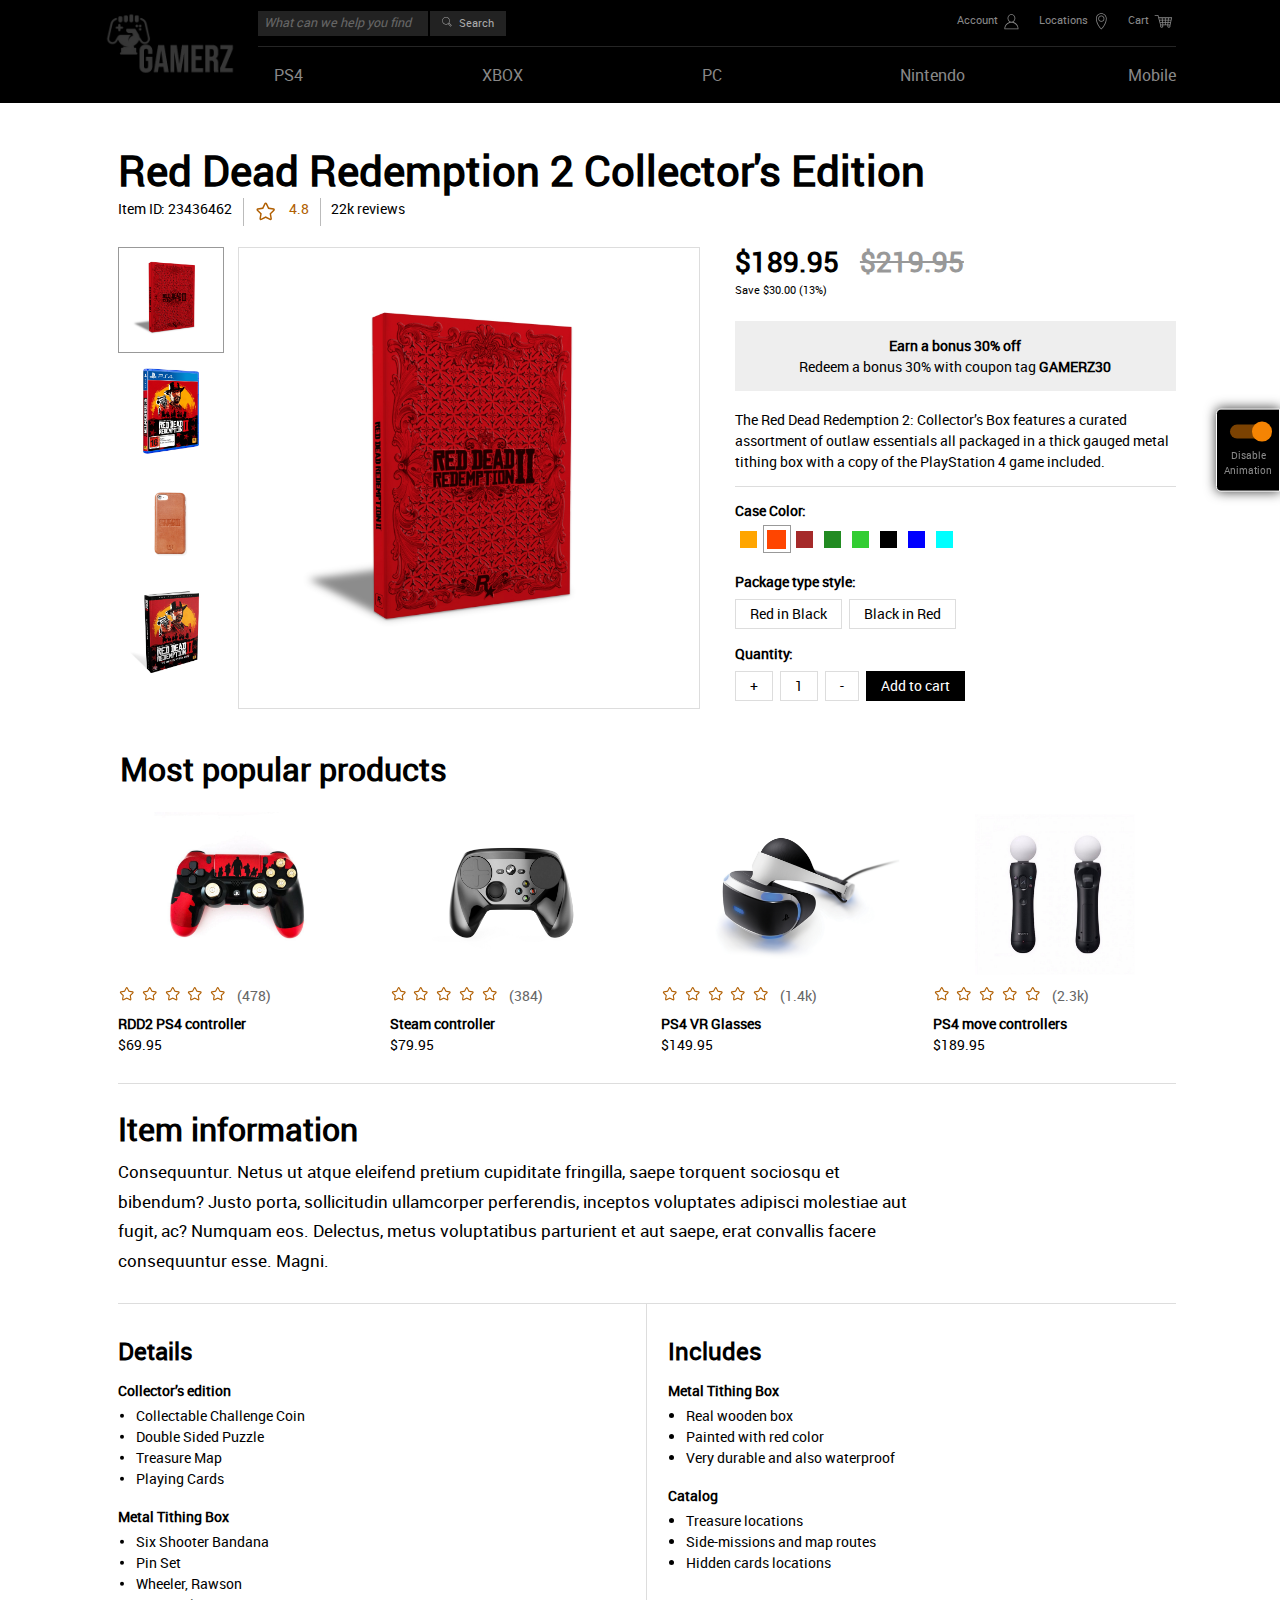
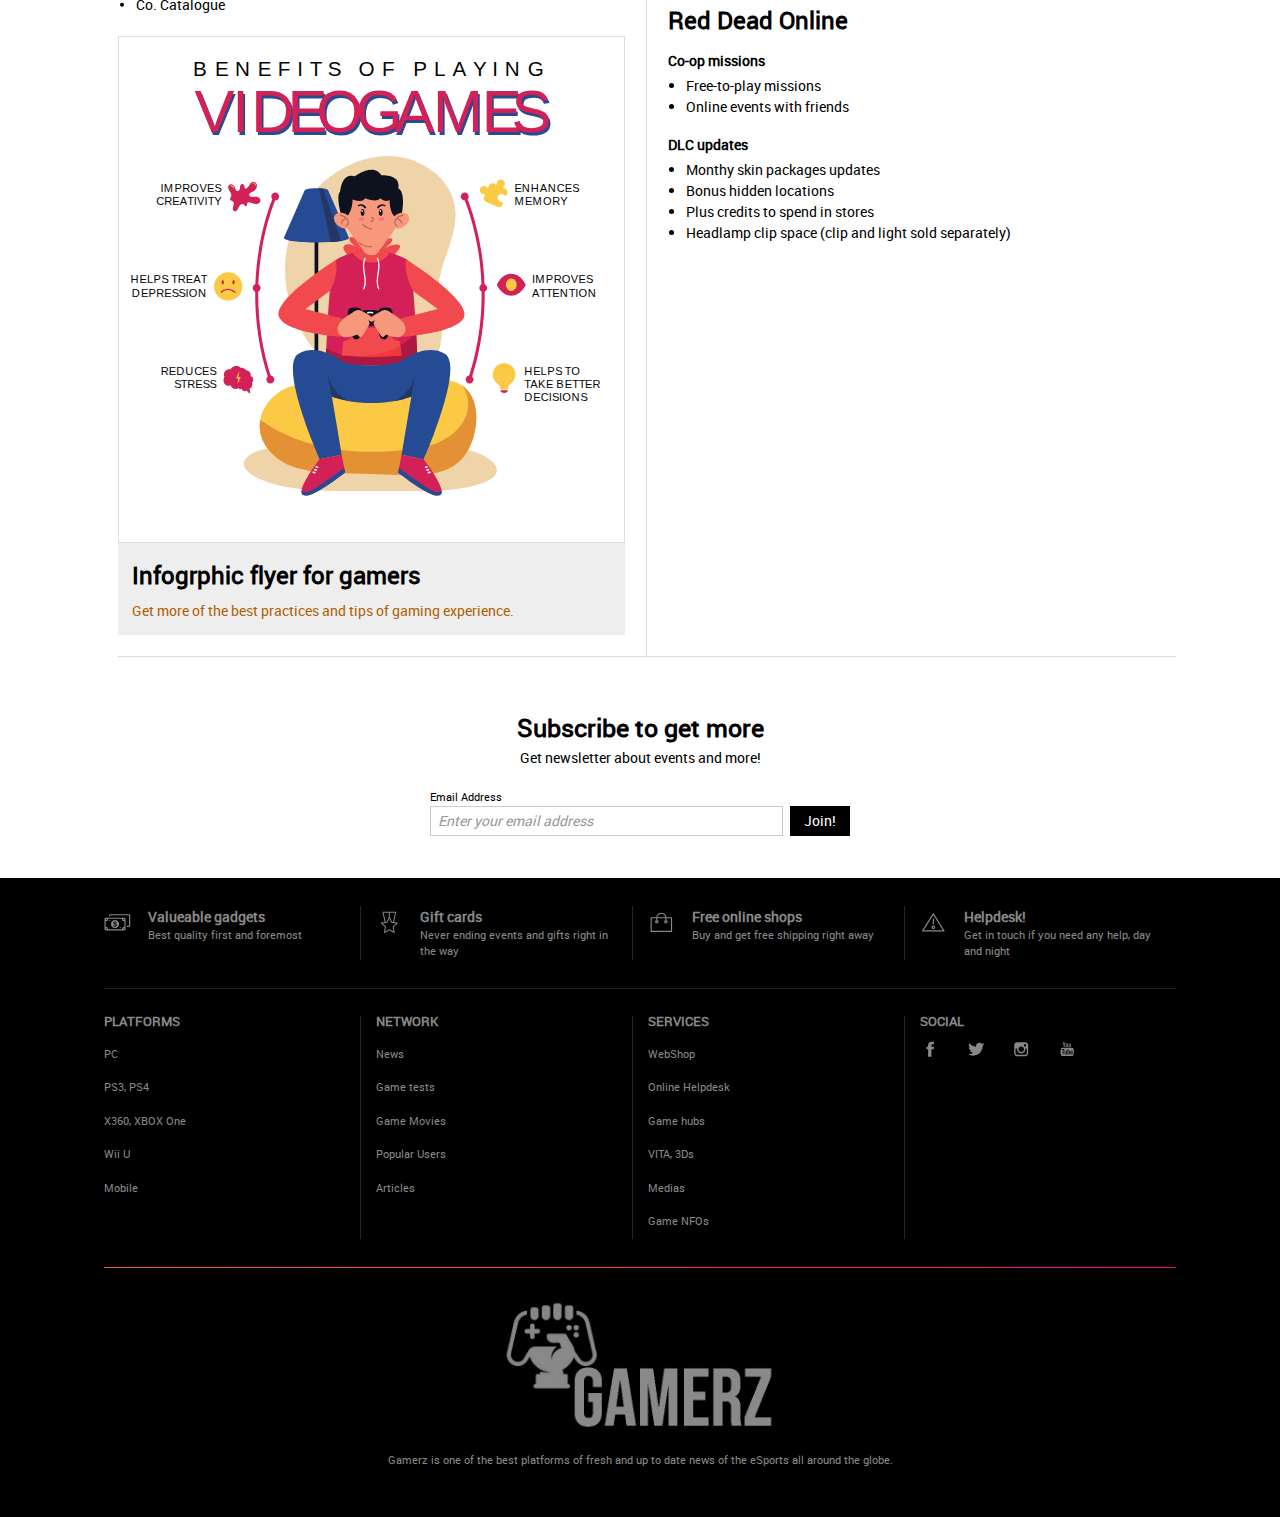
<file: WCAG_website_instance/item.html>
<!DOCTYPE html>
<html lang="en">
  <head>
    <meta charset="UTF-8" />
    <meta name="viewport" content="width=device-width, initial-scale=1.0" />
    <meta http-equiv="X-UA-Compatible" content="ie=edge" />
    <title>Item page | Gamerz Game Club</title>
    <link rel="stylesheet" href="assets/css/main.css" />
    <link rel="stylesheet" href="assets/css/item.css" />
  </head>
  <body id="page-body" class="page__animation--enabled">
    <div class="container page__skipLinkContainer">
      <a href="#mainContent" class="page__skipLink">
        Skip to main content
      </a>
    </div>
    <button id="page-animation-toggle" class="page__toggleAnimation" onclick="toggleAnimation()">
      Disable Animation
    </button>
    <header class="pageHead">
      <div class="container pageHead__container">
        <a href="index.html" class="pageHead__logo">
          <img src="assets/images/_gamerz-logo.png" alt="Gamerz logo" />
        </a>
        <div class="pageHead__content">
          <form role="search" class="pageHead__search">
            <label for="site-search" class="visuallyHidden">
              Search
            </label>
            <input id="site-search" type="search" placeholder="What can we help you find" maxlength="70" autocomplete="off" class="pageHead__searchField" />
            <button class="pageHead__searchButton">
              <svg aria-hidden="true" viewBox="0 0 24 24" class="pageHead__searchIcon">
                <path d="M18.125,15.804l-4.038-4.037c0.675-1.079,1.012-2.308,1.01-3.534C15.089,4.62,12.199,1.75,8.584,1.75C4.815,1.75,1.982,4.726,2,8.286c0.021,3.577,2.908,6.549,6.578,6.549c1.241,0,2.417-0.347,3.44-0.985l4.032,4.026c0.167,0.166,0.43,0.166,0.596,0l1.479-1.478C18.292,16.234,18.292,15.968,18.125,15.804 M8.578,13.99c-3.198,0-5.716-2.593-5.733-5.71c-0.017-3.084,2.438-5.686,5.74-5.686c3.197,0,5.625,2.493,5.64,5.624C14.242,11.548,11.621,13.99,8.578,13.99 M16.349,16.981l-3.637-3.635c0.131-0.11,0.721-0.695,0.876-0.884l3.642,3.639L16.349,16.981z"/>
              </svg>
              <span class="pageHead__searchLabel">Search</span>
            </button>
          </form>
          <ul class="pageHead__utilities">
            <li class="pageHead__utilitiesItem">
              <a href="form.html" class="pageHead__utilitiesLink">
                <span>Account</span>
                <svg aria-hidden="true" viewBox="0 0 24 24" class="pageHead__utilitiesIcon">
                  <path d="M12.075,10.812c1.358-0.853,2.242-2.507,2.242-4.037c0-2.181-1.795-4.618-4.198-4.618S5.921,4.594,5.921,6.775c0,1.53,0.884,3.185,2.242,4.037c-3.222,0.865-5.6,3.807-5.6,7.298c0,0.23,0.189,0.42,0.42,0.42h14.273c0.23,0,0.42-0.189,0.42-0.42C17.676,14.619,15.297,11.677,12.075,10.812 M6.761,6.775c0-2.162,1.773-3.778,3.358-3.778s3.359,1.616,3.359,3.778c0,2.162-1.774,3.778-3.359,3.778S6.761,8.937,6.761,6.775 M3.415,17.69c0.218-3.51,3.142-6.297,6.704-6.297c3.562,0,6.486,2.787,6.705,6.297H3.415z"></path>
                </svg>
              </a>
            </li>
            <li class="pageHead__utilitiesItem">
              <a href="address.html" class="pageHead__utilitiesLink">
                <span>Locations</span>
                <svg aria-hidden="true" viewBox="0 0 24 24" class="pageHead__utilitiesIcon">
                  <path d="M10,1.375c-3.17,0-5.75,2.548-5.75,5.682c0,6.685,5.259,11.276,5.483,11.469c0.152,0.132,0.382,0.132,0.534,0c0.224-0.193,5.481-4.784,5.483-11.469C15.75,3.923,13.171,1.375,10,1.375 M10,17.653c-1.064-1.024-4.929-5.127-4.929-10.596c0-2.68,2.212-4.861,4.929-4.861s4.929,2.181,4.929,4.861C14.927,12.518,11.063,16.627,10,17.653 M10,3.839c-1.815,0-3.286,1.47-3.286,3.286s1.47,3.286,3.286,3.286s3.286-1.47,3.286-3.286S11.815,3.839,10,3.839 M10,9.589c-1.359,0-2.464-1.105-2.464-2.464S8.641,4.661,10,4.661s2.464,1.105,2.464,2.464S11.359,9.589,10,9.589"></path>
                </svg>
              </a>
            </li>
            <li class="pageHead__utilitiesItem">
              <a href="404.html?basket" class="pageHead__utilitiesLink">
                <span>Cart</span>
                <svg aria-hidden="true" viewBox="0 0 24 24" class="pageHead__utilitiesIcon">
                  <path d="M17.671,13.945l0.003,0.002l1.708-7.687l-0.008-0.002c0.008-0.033,0.021-0.065,0.021-0.102c0-0.236-0.191-0.428-0.427-0.428H5.276L4.67,3.472L4.665,3.473c-0.053-0.175-0.21-0.306-0.403-0.306H1.032c-0.236,0-0.427,0.191-0.427,0.427c0,0.236,0.191,0.428,0.427,0.428h2.902l2.667,9.945l0,0c0.037,0.119,0.125,0.217,0.239,0.268c-0.16,0.26-0.257,0.562-0.257,0.891c0,0.943,0.765,1.707,1.708,1.707S10,16.068,10,15.125c0-0.312-0.09-0.602-0.237-0.855h4.744c-0.146,0.254-0.237,0.543-0.237,0.855c0,0.943,0.766,1.707,1.708,1.707c0.944,0,1.709-0.764,1.709-1.707c0-0.328-0.097-0.631-0.257-0.891C17.55,14.182,17.639,14.074,17.671,13.945 M15.934,6.583h2.502l-0.38,1.709h-2.312L15.934,6.583zM5.505,6.583h2.832l0.189,1.709H5.963L5.505,6.583z M6.65,10.854L6.192,9.146h2.429l0.19,1.708H6.65z M6.879,11.707h2.027l0.189,1.709H7.338L6.879,11.707z M8.292,15.979c-0.472,0-0.854-0.383-0.854-0.854c0-0.473,0.382-0.855,0.854-0.855s0.854,0.383,0.854,0.855C9.146,15.596,8.763,15.979,8.292,15.979 M11.708,13.416H9.955l-0.189-1.709h1.943V13.416z M11.708,10.854H9.67L9.48,9.146h2.228V10.854z M11.708,8.292H9.386l-0.19-1.709h2.512V8.292z M14.315,13.416h-1.753v-1.709h1.942L14.315,13.416zM14.6,10.854h-2.037V9.146h2.227L14.6,10.854z M14.884,8.292h-2.321V6.583h2.512L14.884,8.292z M15.978,15.979c-0.471,0-0.854-0.383-0.854-0.854c0-0.473,0.383-0.855,0.854-0.855c0.473,0,0.854,0.383,0.854,0.855C16.832,15.596,16.45,15.979,15.978,15.979 M16.917,13.416h-1.743l0.189-1.709h1.934L16.917,13.416z M15.458,10.854l0.19-1.708h2.218l-0.38,1.708H15.458z"></path>
                </svg>
              </a>
            </li>
          </ul>
          <nav class="pageHead__nav">
            <h2 class="visuallyHidden">Main Navigation</h2>
            <ul class="pageHead__navList pageHead__navList--primary">
              <li class="pageHead__navItem pageHead__navItem--primary">
                <button aria-controls="page-head-subnav-0" aria-expanded="false" class="pageHead__navLink pageHead__navLink--primary">
                  PS4
                </button>
                <ul id="page-head-subnav-0" class="pageHead__navList pageHead__navList--nested">
                  <li class="pageHead__navItem pageHead__navItem--nested">
                    <a href="404.html?mmo" class="pageHead__navLink pageHead__navLink--nested">
                      MMO
                    </a>
                  </li>
                  <li class="pageHead__navItem pageHead__navItem--nested">
                    <a href="404.html?simulations" class="pageHead__navLink pageHead__navLink--nested">
                      Simulations
                    </a>
                  </li>
                  <li class="pageHead__navItem pageHead__navItem--nested">
                    <a href="404.html?adventures" class="pageHead__navLink pageHead__navLink--nested">
                      Adventures
                    </a>
                  </li>
                  <li class="pageHead__navItem pageHead__navItem--nested">
                    <a href="404.html?rts" class="pageHead__navLink pageHead__navLink--nested">
                      RTS
                    </a>
                  </li>
                  <li class="pageHead__navItem pageHead__navItem--nested">
                    <a href="404.html?puzzle" class="pageHead__navLink pageHead__navLink--nested">
                      Puzzle
                    </a>
                  </li>
                  <li class="pageHead__navItem pageHead__navItem--nested">
                    <a href="404.html?action" class="pageHead__navLink pageHead__navLink--nested">
                      Action
                    </a>
                  </li>
                  <li class="pageHead__navItem pageHead__navItem--nested pageHead__navItem--deals">
                    <a href="404.html?ps4-trades" class="pageHead__navLink pageHead__navLink--nested">
                      <svg aria-hidden="true" viewBox="0 0 24 24" class="pageHead__navIcon">
                        <path d="M17.35,2.219h-5.934c-0.115,0-0.225,0.045-0.307,0.128l-8.762,8.762c-0.171,0.168-0.171,0.443,0,0.611l5.933,5.934c0.167,0.171,0.443,0.169,0.612,0l8.762-8.763c0.083-0.083,0.128-0.192,0.128-0.307V2.651C17.781,2.414,17.587,2.219,17.35,2.219M16.916,8.405l-8.332,8.332l-5.321-5.321l8.333-8.332h5.32V8.405z M13.891,4.367c-0.957,0-1.729,0.772-1.729,1.729c0,0.957,0.771,1.729,1.729,1.729s1.729-0.772,1.729-1.729C15.619,5.14,14.848,4.367,13.891,4.367 M14.502,6.708c-0.326,0.326-0.896,0.326-1.223,0c-0.338-0.342-0.338-0.882,0-1.224c0.342-0.337,0.881-0.337,1.223,0C14.84,5.826,14.84,6.366,14.502,6.708"/>
                      </svg>
                      Trades
                    </a>
                  </li>
                  <li class="pageHead__navItem pageHead__navItem--nested pageHead__navItem--close">
                    <button class="pageHead__navCloseButton" onclick="closeAllSubnavs()">
                      <span class="visuallyHidden">
                        Close
                      </span>
                    </button>
                  </li>
                </ul>
              </li>
              <li class="pageHead__navItem pageHead__navItem--primary">
                <button aria-controls="page-head-subnav-1" aria-expanded="false" class="pageHead__navLink pageHead__navLink--primary">
                  XBOX
                </button>
                <ul id="page-head-subnav-1" class="pageHead__navList pageHead__navList--nested">
                  <li class="pageHead__navItem pageHead__navItem--nested">
                    <a href="404.html?mmo" class="pageHead__navLink pageHead__navLink--nested">
                      MMO
                    </a>
                  </li>
                  <li class="pageHead__navItem pageHead__navItem--nested">
                    <a href="404.html?simulations" class="pageHead__navLink pageHead__navLink--nested">
                      Simulations
                    </a>
                  </li>
                  <li class="pageHead__navItem pageHead__navItem--nested">
                    <a href="404.html?adventures" class="pageHead__navLink pageHead__navLink--nested">
                      Adventures
                    </a>
                  </li>
                  <li class="pageHead__navItem pageHead__navItem--nested">
                    <a href="404.html?rts" class="pageHead__navLink pageHead__navLink--nested">
                      RTS
                    </a>
                  </li>
                  <li class="pageHead__navItem pageHead__navItem--nested">
                    <a href="404.html?puzzles" class="pageHead__navLink pageHead__navLink--nested">
                      Puzzle
                    </a>
                  </li>
                  <li class="pageHead__navItem pageHead__navItem--nested">
                    <a href="404.html?tps" class="pageHead__navLink pageHead__navLink--nested">
                      Action
                    </a>
                  </li>
                  <li class="pageHead__navItem pageHead__navItem--nested pageHead__navItem--deals">
                    <a href="404.html?xbox-trades" class="pageHead__navLink pageHead__navLink--nested">
                      <svg aria-hidden="true" viewBox="0 0 24 24" class="pageHead__navIcon">
                        <path d="M17.35,2.219h-5.934c-0.115,0-0.225,0.045-0.307,0.128l-8.762,8.762c-0.171,0.168-0.171,0.443,0,0.611l5.933,5.934c0.167,0.171,0.443,0.169,0.612,0l8.762-8.763c0.083-0.083,0.128-0.192,0.128-0.307V2.651C17.781,2.414,17.587,2.219,17.35,2.219M16.916,8.405l-8.332,8.332l-5.321-5.321l8.333-8.332h5.32V8.405z M13.891,4.367c-0.957,0-1.729,0.772-1.729,1.729c0,0.957,0.771,1.729,1.729,1.729s1.729-0.772,1.729-1.729C15.619,5.14,14.848,4.367,13.891,4.367 M14.502,6.708c-0.326,0.326-0.896,0.326-1.223,0c-0.338-0.342-0.338-0.882,0-1.224c0.342-0.337,0.881-0.337,1.223,0C14.84,5.826,14.84,6.366,14.502,6.708"/>
                      </svg>
                      Trades
                    </a>
                  </li>
                  <li class="pageHead__navItem pageHead__navItem--nested pageHead__navItem--close">
                    <button class="pageHead__navCloseButton" onclick="closeAllSubnavs()">
                      <span class="visuallyHidden">
                        Close
                      </span>
                    </button>
                  </li>
                </ul>
              </li>
              <li class="pageHead__navItem pageHead__navItem--primary">
                <button aria-controls="page-head-subnav-2" aria-expanded="false" class="pageHead__navLink pageHead__navLink--primary">
                  PC
                </button>
                <ul id="page-head-subnav-2" class="pageHead__navList pageHead__navList--nested">
                  <li class="pageHead__navItem pageHead__navItem--nested">
                    <a href="item.html" class="pageHead__navLink pageHead__navLink--nested">
                      MMO
                    </a>
                  </li>
                  <li class="pageHead__navItem pageHead__navItem--nested">
                    <a href="404.html?simulations" class="pageHead__navLink pageHead__navLink--nested">
                      Simulations
                    </a>
                  </li>
                  <li class="pageHead__navItem pageHead__navItem--nested">
                    <a href="404.html?adventures" class="pageHead__navLink pageHead__navLink--nested">
                      Adventures
                    </a>
                  </li>
                  <li class="pageHead__navItem pageHead__navItem--nested">
                    <a href="404.html?rts" class="pageHead__navLink pageHead__navLink--nested">
                      RTS
                    </a>
                  </li>
                  <li class="pageHead__navItem pageHead__navItem--nested">
                    <a href="404.html?puzzle" class="pageHead__navLink pageHead__navLink--nested">
                      Puzzle
                    </a>
                  </li>
                  <li class="pageHead__navItem pageHead__navItem--nested">
                    <a href="404.html?action" class="pageHead__navLink pageHead__navLink--nested">
                      Action
                    </a>
                  </li>
                  <li class="pageHead__navItem pageHead__navItem--nested">
                    <a href="404.html?stealth-shooter" class="pageHead__navLink pageHead__navLink--nested">
                      Stealth Shooter
                    </a>
                  </li>
                  <li class="pageHead__navItem pageHead__navItem--nested pageHead__navItem--deals">
                    <a href="404.html?pc-trades" class="pageHead__navLink pageHead__navLink--nested">
                      <svg aria-hidden="true" viewBox="0 0 24 24" class="pageHead__navIcon">
                        <path d="M17.35,2.219h-5.934c-0.115,0-0.225,0.045-0.307,0.128l-8.762,8.762c-0.171,0.168-0.171,0.443,0,0.611l5.933,5.934c0.167,0.171,0.443,0.169,0.612,0l8.762-8.763c0.083-0.083,0.128-0.192,0.128-0.307V2.651C17.781,2.414,17.587,2.219,17.35,2.219M16.916,8.405l-8.332,8.332l-5.321-5.321l8.333-8.332h5.32V8.405z M13.891,4.367c-0.957,0-1.729,0.772-1.729,1.729c0,0.957,0.771,1.729,1.729,1.729s1.729-0.772,1.729-1.729C15.619,5.14,14.848,4.367,13.891,4.367 M14.502,6.708c-0.326,0.326-0.896,0.326-1.223,0c-0.338-0.342-0.338-0.882,0-1.224c0.342-0.337,0.881-0.337,1.223,0C14.84,5.826,14.84,6.366,14.502,6.708"/>
                      </svg>
                      Trades
                    </a>
                  </li>
                  <li class="pageHead__navItem pageHead__navItem--nested pageHead__navItem--close">
                    <button class="pageHead__navCloseButton" onclick="closeAllSubnavs()">
                      <span class="visuallyHidden">
                        Close
                      </span>
                    </button>
                  </li>
                </ul>
              </li>
              <li class="pageHead__navItem pageHead__navItem--primary">
                <button aria-controls="page-head-subnav-3" aria-expanded="false" class="pageHead__navLink pageHead__navLink--primary">
                  Nintendo
                </button>
                <ul id="page-head-subnav-3" class="pageHead__navList pageHead__navList--nested">
                  <li class="pageHead__navItem pageHead__navItem--nested">
                    <a href="item.html" class="pageHead__navLink pageHead__navLink--nested">
                      Role playing
                    </a>
                  </li>
                  <li class="pageHead__navItem pageHead__navItem--nested">
                    <a href="404.html?strategy" class="pageHead__navLink pageHead__navLink--nested">
                      Strategy
                    </a>
                  </li>
                  <li class="pageHead__navItem pageHead__navItem--nested">
                    <a href="404.html?sport" class="pageHead__navLink pageHead__navLink--nested">
                      Sport
                    </a>
                  </li>
                  <li class="pageHead__navItem pageHead__navItem--nested">
                    <a href="404.html?action" class="pageHead__navLink pageHead__navLink--nested">
                      Action
                    </a>
                  </li>
                  <li class="pageHead__navItem pageHead__navItem--nested">
                    <a href="404.html?adventures" class="pageHead__navLink pageHead__navLink--nested">
                      Adventures
                    </a>
                  </li>
                  <li class="pageHead__navItem pageHead__navItem--nested pageHead__navItem--deals">
                    <a href="404.html?trades" class="pageHead__navLink pageHead__navLink--nested">
                      <svg aria-hidden="true" viewBox="0 0 24 24" class="pageHead__navIcon">
                        <path d="M17.35,2.219h-5.934c-0.115,0-0.225,0.045-0.307,0.128l-8.762,8.762c-0.171,0.168-0.171,0.443,0,0.611l5.933,5.934c0.167,0.171,0.443,0.169,0.612,0l8.762-8.763c0.083-0.083,0.128-0.192,0.128-0.307V2.651C17.781,2.414,17.587,2.219,17.35,2.219M16.916,8.405l-8.332,8.332l-5.321-5.321l8.333-8.332h5.32V8.405z M13.891,4.367c-0.957,0-1.729,0.772-1.729,1.729c0,0.957,0.771,1.729,1.729,1.729s1.729-0.772,1.729-1.729C15.619,5.14,14.848,4.367,13.891,4.367 M14.502,6.708c-0.326,0.326-0.896,0.326-1.223,0c-0.338-0.342-0.338-0.882,0-1.224c0.342-0.337,0.881-0.337,1.223,0C14.84,5.826,14.84,6.366,14.502,6.708"/>
                      </svg>
                      Trades
                    </a>
                  </li>
                  <li class="pageHead__navItem pageHead__navItem--nested pageHead__navItem--close">
                    <button class="pageHead__navCloseButton" onclick="closeAllSubnavs()">
                      <span class="visuallyHidden">
                        Close
                      </span>
                    </button>
                  </li>
                </ul>
              </li>
              <li class="pageHead__navItem pageHead__navItem--primary">
                <a class="pageHead__navLink pageHead__navLink--primary" href="404.html?mobile">
                  Mobile
                </a>
              </li>
            </ul>
          </nav>
        </div>
      </div>
    </header>
    <main class="pageMain">
      <div class="container pageMain__container account__container">
        <div id="mainContent" class="pageMain__content account__content">
          <h1 class="page__title">Red Dead Redemption 2 Collector's Edition</h1>
          <div class="product__metadata">
            <ul class="product__metadataList">
              <li class="product__metadataItem">
                Item ID: 23436462
              </li>
              <li class="product__metadataItem">
                <svg aria-hidden="true" viewBox="0 0 24 24" class="product__metadataIcon">
                  <path d="M16.85,7.275l-3.967-0.577l-1.773-3.593c-0.208-0.423-0.639-0.69-1.11-0.69s-0.902,0.267-1.11,0.69L7.116,6.699L3.148,7.275c-0.466,0.068-0.854,0.394-1,0.842c-0.145,0.448-0.023,0.941,0.314,1.27l2.871,2.799l-0.677,3.951c-0.08,0.464,0.112,0.934,0.493,1.211c0.217,0.156,0.472,0.236,0.728,0.236c0.197,0,0.396-0.048,0.577-0.143l3.547-1.864l3.548,1.864c0.18,0.095,0.381,0.143,0.576,0.143c0.256,0,0.512-0.08,0.729-0.236c0.381-0.277,0.572-0.747,0.492-1.211l-0.678-3.951l2.871-2.799c0.338-0.329,0.459-0.821,0.314-1.27C17.705,7.669,17.316,7.343,16.85,7.275z M13.336,11.754l0.787,4.591l-4.124-2.167l-4.124,2.167l0.788-4.591L3.326,8.5l4.612-0.67l2.062-4.177l2.062,4.177l4.613,0.67L13.336,11.754z"/>
                </svg>
                4.8
                <span class="visuallyHidden">
                  out of 5 stars
                </span>
              </li>
              <li class="product__metadataItem">
                22k reviews
              </li>
            </ul>
          </div>
          <section class="product__main">
            <ul class="product__thumbnails">
              <li class="product__thumbnail">
                <button class="product__thumbnailImage product__thumbnailImage--current">
                  <img src="assets/images/product/_game-pack-2.jpeg" alt="Burnt orange Essential Pack backpack and helmet" />
                </button>
              </li>
              <li class="product__thumbnail">
                <button class="product__thumbnailImage">
                  <img src="assets/images/product/_game-pack-1.jpeg" alt="White Highlighter Head climbing helmet" />
                </button>
              </li>
              <li class="product__thumbnail">
                <button class="product__thumbnailImage">
                  <img src="assets/images/product/_game-pack-3.jpeg" alt="Yellow Golden Link carabiner" />
                </button>
              </li>
              <li class="product__thumbnail">
                <button class="product__thumbnailImage">
                  <img src="assets/images/product/_game-pack-4.jpeg" alt="Essential pack backpack side pockets" />
                </button>
              </li>
            </ul>
            <div class="product__image">
              <img src="assets/images/product/_game-pack-2.jpeg" alt="Burnt orange Essential Pack backpack and helmet" />
            </div>
            <div class="product__configuration">
              <h2 class="product__price">
                $189.95
                <span class="product__priceOriginal">
                  $219.95
                </span>
              </h2>
              <p class="product__savings">
                Save $30.00 (13%)
              </p>
              <div class="product__coupon">
                <strong class="product__couponTitle">
                  Earn a bonus 30% off
                </strong>
                <p class="product__couponMessage">
                  Redeem a bonus 30% with coupon tag
                  <strong>GAMERZ30</strong>
                </p>
              </div>
              <p class="product__description">
                The Red Dead Redemption 2: Collector’s Box features a
                curated assortment of outlaw essentials all packaged in
                a thick gauged metal tithing box with a copy of
                the PlayStation 4 game included.
              </p>
              <h3 class="product__configurationSubTitle">
                Case Color:
              </h3>
              <ul class="product__colors">
                <li class="product__color">
                  <button class="product__colorSwatch product__colorSwatch--lightOrange" title="Light Orange">
                    <span class="visuallyHidden">Light Orange</span>
                  </button>
                  <li class="product__color">
                    <button class="product__colorSwatch product__colorSwatch--current product__colorSwatch--burntOrange" title="Burnt Orange">
                      <span class="visuallyHidden">Burnt Orange</span>
                    </button>
                  </li>
                  <li class="product__color">
                    <button class="product__colorSwatch product__colorSwatch--brown" title="Brown">
                      <span class="visuallyHidden">Brown</span>
                    </button>
                  </li>
                  <li class="product__color">
                    <button class="product__colorSwatch product__colorSwatch--forrest" title="Forrest">
                      <span class="visuallyHidden">Forrest</span>
                    </button>
                  </li>
                  <li class="product__color">
                    <button class="product__colorSwatch product__colorSwatch--lime" title="Lime">
                      <span class="visuallyHidden">Lime</span>
                    </button>
                  </li>
                  <li class="product__color">
                    <button class="product__colorSwatch product__colorSwatch--black" title="Black">
                      <span class="visuallyHidden">Black</span>
                    </button>
                  </li>
                  <li class="product__color">
                    <button class="product__colorSwatch product__colorSwatch--blue" title="Blue">
                      <span class="visuallyHidden">Blue</span>
                    </button>
                  </li>
                  <li class="product__color">
                    <button class="product__colorSwatch product__colorSwatch--aqua" title="Aqua">
                      <span class="visuallyHidden">Aqua</span>
                    </button>
                  </li>
                </li>
              </ul>
              <h3 class="product__configurationSubTitle">
                Package type style:
              </h3>
              <ul class="product__utilities">
                <li class="product__utility">
                  <button class="product__utilityButton product__utilityButton--smallMedium">
                    <span class="visuallyHidden">Red in Black</span>
                  </button>
                </li>
                <li class="product__utility">
                  <button class="product__utilityButton product__utilityButton--mediumLarge">
                    <span class="visuallyHidden">Black in Red</span>
                  </button>
                </li>
              </ul>
              <h3 class="product__configurationSubTitle">
                Quantity:
              </h3>
              <ul class="product__utilities">
                <li class="product__utility">
                  <button class="product__utilityButton product__utilityButton--add">
                    <span class="visuallyHidden">Add</span>
                  </button>
                </li>
                <li class="product__utility">
                  <div class="product__utilityButton product__utilityButton--total">
                    1
                  </div>
                </li>
                <li class="product__utility">
                  <button class="product__utilityButton product__utilityButton--remove">
                    <span class="visuallyHidden">Remove</span>
                  </button>
                </li>
                <li class="product__utility">
                  <button class="product__utilityCartButton">
                    Add to cart
                  </button>
                </li>
              </ul>
            </div>
          </section>
          <section class="product__featuredProducts">
            <h2 class="product__featuredProductsTitle">Most popular products</h2>
            <ul class="product__featuredProductsList">
              <li class="product__featuredProductsItem">
                <a href="item.html?red-dead-redemption2-controller" class="product__featuredProductsLink">
                  <img src="assets/images/_gamerItem-1.jpg" alt="" class="product__featuredProductsImage" />
                  <div
                    class="product__featuredProductsRating"
                    title="4.8 out of 5 stars, 491 reviews">
                    <svg aria-hidden="true" viewBox="0 0 24 24" class="product__featuredProductsIcon">
                      <path d="M16.85,7.275l-3.967-0.577l-1.773-3.593c-0.208-0.423-0.639-0.69-1.11-0.69s-0.902,0.267-1.11,0.69L7.116,6.699L3.148,7.275c-0.466,0.068-0.854,0.394-1,0.842c-0.145,0.448-0.023,0.941,0.314,1.27l2.871,2.799l-0.677,3.951c-0.08,0.464,0.112,0.934,0.493,1.211c0.217,0.156,0.472,0.236,0.728,0.236c0.197,0,0.396-0.048,0.577-0.143l3.547-1.864l3.548,1.864c0.18,0.095,0.381,0.143,0.576,0.143c0.256,0,0.512-0.08,0.729-0.236c0.381-0.277,0.572-0.747,0.492-1.211l-0.678-3.951l2.871-2.799c0.338-0.329,0.459-0.821,0.314-1.27C17.705,7.669,17.316,7.343,16.85,7.275z M13.336,11.754l0.787,4.591l-4.124-2.167l-4.124,2.167l0.788-4.591L3.326,8.5l4.612-0.67l2.062-4.177l2.062,4.177l4.613,0.67L13.336,11.754z"/>
                    </svg>
                    <svg aria-hidden="true" viewBox="0 0 24 24" class="product__featuredProductsIcon">
                      <path d="M16.85,7.275l-3.967-0.577l-1.773-3.593c-0.208-0.423-0.639-0.69-1.11-0.69s-0.902,0.267-1.11,0.69L7.116,6.699L3.148,7.275c-0.466,0.068-0.854,0.394-1,0.842c-0.145,0.448-0.023,0.941,0.314,1.27l2.871,2.799l-0.677,3.951c-0.08,0.464,0.112,0.934,0.493,1.211c0.217,0.156,0.472,0.236,0.728,0.236c0.197,0,0.396-0.048,0.577-0.143l3.547-1.864l3.548,1.864c0.18,0.095,0.381,0.143,0.576,0.143c0.256,0,0.512-0.08,0.729-0.236c0.381-0.277,0.572-0.747,0.492-1.211l-0.678-3.951l2.871-2.799c0.338-0.329,0.459-0.821,0.314-1.27C17.705,7.669,17.316,7.343,16.85,7.275z M13.336,11.754l0.787,4.591l-4.124-2.167l-4.124,2.167l0.788-4.591L3.326,8.5l4.612-0.67l2.062-4.177l2.062,4.177l4.613,0.67L13.336,11.754z"/>
                    </svg>
                    <svg aria-hidden="true" viewBox="0 0 24 24" class="product__featuredProductsIcon">
                      <path d="M16.85,7.275l-3.967-0.577l-1.773-3.593c-0.208-0.423-0.639-0.69-1.11-0.69s-0.902,0.267-1.11,0.69L7.116,6.699L3.148,7.275c-0.466,0.068-0.854,0.394-1,0.842c-0.145,0.448-0.023,0.941,0.314,1.27l2.871,2.799l-0.677,3.951c-0.08,0.464,0.112,0.934,0.493,1.211c0.217,0.156,0.472,0.236,0.728,0.236c0.197,0,0.396-0.048,0.577-0.143l3.547-1.864l3.548,1.864c0.18,0.095,0.381,0.143,0.576,0.143c0.256,0,0.512-0.08,0.729-0.236c0.381-0.277,0.572-0.747,0.492-1.211l-0.678-3.951l2.871-2.799c0.338-0.329,0.459-0.821,0.314-1.27C17.705,7.669,17.316,7.343,16.85,7.275z M13.336,11.754l0.787,4.591l-4.124-2.167l-4.124,2.167l0.788-4.591L3.326,8.5l4.612-0.67l2.062-4.177l2.062,4.177l4.613,0.67L13.336,11.754z"/>
                    </svg>
                    <svg aria-hidden="true" viewBox="0 0 24 24" class="product__featuredProductsIcon">
                      <path d="M16.85,7.275l-3.967-0.577l-1.773-3.593c-0.208-0.423-0.639-0.69-1.11-0.69s-0.902,0.267-1.11,0.69L7.116,6.699L3.148,7.275c-0.466,0.068-0.854,0.394-1,0.842c-0.145,0.448-0.023,0.941,0.314,1.27l2.871,2.799l-0.677,3.951c-0.08,0.464,0.112,0.934,0.493,1.211c0.217,0.156,0.472,0.236,0.728,0.236c0.197,0,0.396-0.048,0.577-0.143l3.547-1.864l3.548,1.864c0.18,0.095,0.381,0.143,0.576,0.143c0.256,0,0.512-0.08,0.729-0.236c0.381-0.277,0.572-0.747,0.492-1.211l-0.678-3.951l2.871-2.799c0.338-0.329,0.459-0.821,0.314-1.27C17.705,7.669,17.316,7.343,16.85,7.275z M13.336,11.754l0.787,4.591l-4.124-2.167l-4.124,2.167l0.788-4.591L3.326,8.5l4.612-0.67l2.062-4.177l2.062,4.177l4.613,0.67L13.336,11.754z"/>
                    </svg>
                    <svg aria-hidden="true" viewBox="0 0 24 24" class="product__featuredProductsIcon">
                      <path d="M16.85,7.275l-3.967-0.577l-1.773-3.593c-0.208-0.423-0.639-0.69-1.11-0.69s-0.902,0.267-1.11,0.69L7.116,6.699L3.148,7.275c-0.466,0.068-0.854,0.394-1,0.842c-0.145,0.448-0.023,0.941,0.314,1.27l2.871,2.799l-0.677,3.951c-0.08,0.464,0.112,0.934,0.493,1.211c0.217,0.156,0.472,0.236,0.728,0.236c0.197,0,0.396-0.048,0.577-0.143l3.547-1.864l3.548,1.864c0.18,0.095,0.381,0.143,0.576,0.143c0.256,0,0.512-0.08,0.729-0.236c0.381-0.277,0.572-0.747,0.492-1.211l-0.678-3.951l2.871-2.799c0.338-0.329,0.459-0.821,0.314-1.27C17.705,7.669,17.316,7.343,16.85,7.275z M13.336,11.754l0.787,4.591l-4.124-2.167l-4.124,2.167l0.788-4.591L3.326,8.5l4.612-0.67l2.062-4.177l2.062,4.177l4.613,0.67L13.336,11.754z"/>
                    </svg>
                    <div aria-hidden="true" class="product__featuredProductsRatingCount">
                      (478)
                    </div>
                  </div>
                  <strong class="product__featuredProductsName">
                    RDD2 PS4 controller
                  </strong>
                  <em class="product__featuredProductsPrice">
                    $69.95
                  </em>
                </a>
              </li>
              <li class="product__featuredProductsItem">
                <a href="item.html?steam-controller" class="product__featuredProductsLink">
                  <img src="assets/images/_gamerItem-2.jpg" alt="" class="product__featuredProductsImage" />
                  <div
                    class="product__featuredProductsRating"
                    title="4.6 out of 5 stars, 84 reviews">
                    <svg aria-hidden="true" viewBox="0 0 24 24" class="product__featuredProductsIcon">
                      <path d="M16.85,7.275l-3.967-0.577l-1.773-3.593c-0.208-0.423-0.639-0.69-1.11-0.69s-0.902,0.267-1.11,0.69L7.116,6.699L3.148,7.275c-0.466,0.068-0.854,0.394-1,0.842c-0.145,0.448-0.023,0.941,0.314,1.27l2.871,2.799l-0.677,3.951c-0.08,0.464,0.112,0.934,0.493,1.211c0.217,0.156,0.472,0.236,0.728,0.236c0.197,0,0.396-0.048,0.577-0.143l3.547-1.864l3.548,1.864c0.18,0.095,0.381,0.143,0.576,0.143c0.256,0,0.512-0.08,0.729-0.236c0.381-0.277,0.572-0.747,0.492-1.211l-0.678-3.951l2.871-2.799c0.338-0.329,0.459-0.821,0.314-1.27C17.705,7.669,17.316,7.343,16.85,7.275z M13.336,11.754l0.787,4.591l-4.124-2.167l-4.124,2.167l0.788-4.591L3.326,8.5l4.612-0.67l2.062-4.177l2.062,4.177l4.613,0.67L13.336,11.754z"/>
                    </svg>
                    <svg aria-hidden="true" viewBox="0 0 24 24" class="product__featuredProductsIcon">
                      <path d="M16.85,7.275l-3.967-0.577l-1.773-3.593c-0.208-0.423-0.639-0.69-1.11-0.69s-0.902,0.267-1.11,0.69L7.116,6.699L3.148,7.275c-0.466,0.068-0.854,0.394-1,0.842c-0.145,0.448-0.023,0.941,0.314,1.27l2.871,2.799l-0.677,3.951c-0.08,0.464,0.112,0.934,0.493,1.211c0.217,0.156,0.472,0.236,0.728,0.236c0.197,0,0.396-0.048,0.577-0.143l3.547-1.864l3.548,1.864c0.18,0.095,0.381,0.143,0.576,0.143c0.256,0,0.512-0.08,0.729-0.236c0.381-0.277,0.572-0.747,0.492-1.211l-0.678-3.951l2.871-2.799c0.338-0.329,0.459-0.821,0.314-1.27C17.705,7.669,17.316,7.343,16.85,7.275z M13.336,11.754l0.787,4.591l-4.124-2.167l-4.124,2.167l0.788-4.591L3.326,8.5l4.612-0.67l2.062-4.177l2.062,4.177l4.613,0.67L13.336,11.754z"/>
                    </svg>
                    <svg aria-hidden="true" viewBox="0 0 24 24" class="product__featuredProductsIcon">
                      <path d="M16.85,7.275l-3.967-0.577l-1.773-3.593c-0.208-0.423-0.639-0.69-1.11-0.69s-0.902,0.267-1.11,0.69L7.116,6.699L3.148,7.275c-0.466,0.068-0.854,0.394-1,0.842c-0.145,0.448-0.023,0.941,0.314,1.27l2.871,2.799l-0.677,3.951c-0.08,0.464,0.112,0.934,0.493,1.211c0.217,0.156,0.472,0.236,0.728,0.236c0.197,0,0.396-0.048,0.577-0.143l3.547-1.864l3.548,1.864c0.18,0.095,0.381,0.143,0.576,0.143c0.256,0,0.512-0.08,0.729-0.236c0.381-0.277,0.572-0.747,0.492-1.211l-0.678-3.951l2.871-2.799c0.338-0.329,0.459-0.821,0.314-1.27C17.705,7.669,17.316,7.343,16.85,7.275z M13.336,11.754l0.787,4.591l-4.124-2.167l-4.124,2.167l0.788-4.591L3.326,8.5l4.612-0.67l2.062-4.177l2.062,4.177l4.613,0.67L13.336,11.754z"/>
                    </svg>
                    <svg aria-hidden="true" viewBox="0 0 24 24" class="product__featuredProductsIcon">
                      <path d="M16.85,7.275l-3.967-0.577l-1.773-3.593c-0.208-0.423-0.639-0.69-1.11-0.69s-0.902,0.267-1.11,0.69L7.116,6.699L3.148,7.275c-0.466,0.068-0.854,0.394-1,0.842c-0.145,0.448-0.023,0.941,0.314,1.27l2.871,2.799l-0.677,3.951c-0.08,0.464,0.112,0.934,0.493,1.211c0.217,0.156,0.472,0.236,0.728,0.236c0.197,0,0.396-0.048,0.577-0.143l3.547-1.864l3.548,1.864c0.18,0.095,0.381,0.143,0.576,0.143c0.256,0,0.512-0.08,0.729-0.236c0.381-0.277,0.572-0.747,0.492-1.211l-0.678-3.951l2.871-2.799c0.338-0.329,0.459-0.821,0.314-1.27C17.705,7.669,17.316,7.343,16.85,7.275z M13.336,11.754l0.787,4.591l-4.124-2.167l-4.124,2.167l0.788-4.591L3.326,8.5l4.612-0.67l2.062-4.177l2.062,4.177l4.613,0.67L13.336,11.754z"/>
                    </svg>
                    <svg aria-hidden="true" viewBox="0 0 24 24" class="product__featuredProductsIcon">
                      <path d="M16.85,7.275l-3.967-0.577l-1.773-3.593c-0.208-0.423-0.639-0.69-1.11-0.69s-0.902,0.267-1.11,0.69L7.116,6.699L3.148,7.275c-0.466,0.068-0.854,0.394-1,0.842c-0.145,0.448-0.023,0.941,0.314,1.27l2.871,2.799l-0.677,3.951c-0.08,0.464,0.112,0.934,0.493,1.211c0.217,0.156,0.472,0.236,0.728,0.236c0.197,0,0.396-0.048,0.577-0.143l3.547-1.864l3.548,1.864c0.18,0.095,0.381,0.143,0.576,0.143c0.256,0,0.512-0.08,0.729-0.236c0.381-0.277,0.572-0.747,0.492-1.211l-0.678-3.951l2.871-2.799c0.338-0.329,0.459-0.821,0.314-1.27C17.705,7.669,17.316,7.343,16.85,7.275z M13.336,11.754l0.787,4.591l-4.124-2.167l-4.124,2.167l0.788-4.591L3.326,8.5l4.612-0.67l2.062-4.177l2.062,4.177l4.613,0.67L13.336,11.754z"/>
                    </svg>
                    <div aria-hidden="true" class="product__featuredProductsRatingCount">
                      (384)
                    </div>
                  </div>
                  <strong class="product__featuredProductsName">
                    Steam controller
                  </strong>
                  <em class="product__featuredProductsPrice">
                    $79.95
                  </em>
                </a>
              </li>
              <li class="product__featuredProductsItem">
                <a href="item.html?ps4-vr-glasses" class="product__featuredProductsLink">
                  <img src="assets/images/_gamerItem-3.jpg" alt="" class="product__featuredProductsImage" />
                  <div
                    class="product__featuredProductsRating"
                    title="4.7 out of 5 stars, 712 reviews">
                    <svg aria-hidden="true" viewBox="0 0 24 24" class="product__featuredProductsIcon">
                      <path d="M16.85,7.275l-3.967-0.577l-1.773-3.593c-0.208-0.423-0.639-0.69-1.11-0.69s-0.902,0.267-1.11,0.69L7.116,6.699L3.148,7.275c-0.466,0.068-0.854,0.394-1,0.842c-0.145,0.448-0.023,0.941,0.314,1.27l2.871,2.799l-0.677,3.951c-0.08,0.464,0.112,0.934,0.493,1.211c0.217,0.156,0.472,0.236,0.728,0.236c0.197,0,0.396-0.048,0.577-0.143l3.547-1.864l3.548,1.864c0.18,0.095,0.381,0.143,0.576,0.143c0.256,0,0.512-0.08,0.729-0.236c0.381-0.277,0.572-0.747,0.492-1.211l-0.678-3.951l2.871-2.799c0.338-0.329,0.459-0.821,0.314-1.27C17.705,7.669,17.316,7.343,16.85,7.275z M13.336,11.754l0.787,4.591l-4.124-2.167l-4.124,2.167l0.788-4.591L3.326,8.5l4.612-0.67l2.062-4.177l2.062,4.177l4.613,0.67L13.336,11.754z"/>
                    </svg>
                    <svg aria-hidden="true" viewBox="0 0 24 24" class="product__featuredProductsIcon">
                      <path d="M16.85,7.275l-3.967-0.577l-1.773-3.593c-0.208-0.423-0.639-0.69-1.11-0.69s-0.902,0.267-1.11,0.69L7.116,6.699L3.148,7.275c-0.466,0.068-0.854,0.394-1,0.842c-0.145,0.448-0.023,0.941,0.314,1.27l2.871,2.799l-0.677,3.951c-0.08,0.464,0.112,0.934,0.493,1.211c0.217,0.156,0.472,0.236,0.728,0.236c0.197,0,0.396-0.048,0.577-0.143l3.547-1.864l3.548,1.864c0.18,0.095,0.381,0.143,0.576,0.143c0.256,0,0.512-0.08,0.729-0.236c0.381-0.277,0.572-0.747,0.492-1.211l-0.678-3.951l2.871-2.799c0.338-0.329,0.459-0.821,0.314-1.27C17.705,7.669,17.316,7.343,16.85,7.275z M13.336,11.754l0.787,4.591l-4.124-2.167l-4.124,2.167l0.788-4.591L3.326,8.5l4.612-0.67l2.062-4.177l2.062,4.177l4.613,0.67L13.336,11.754z"/>
                    </svg>
                    <svg aria-hidden="true" viewBox="0 0 24 24" class="product__featuredProductsIcon">
                      <path d="M16.85,7.275l-3.967-0.577l-1.773-3.593c-0.208-0.423-0.639-0.69-1.11-0.69s-0.902,0.267-1.11,0.69L7.116,6.699L3.148,7.275c-0.466,0.068-0.854,0.394-1,0.842c-0.145,0.448-0.023,0.941,0.314,1.27l2.871,2.799l-0.677,3.951c-0.08,0.464,0.112,0.934,0.493,1.211c0.217,0.156,0.472,0.236,0.728,0.236c0.197,0,0.396-0.048,0.577-0.143l3.547-1.864l3.548,1.864c0.18,0.095,0.381,0.143,0.576,0.143c0.256,0,0.512-0.08,0.729-0.236c0.381-0.277,0.572-0.747,0.492-1.211l-0.678-3.951l2.871-2.799c0.338-0.329,0.459-0.821,0.314-1.27C17.705,7.669,17.316,7.343,16.85,7.275z M13.336,11.754l0.787,4.591l-4.124-2.167l-4.124,2.167l0.788-4.591L3.326,8.5l4.612-0.67l2.062-4.177l2.062,4.177l4.613,0.67L13.336,11.754z"/>
                    </svg>
                    <svg aria-hidden="true" viewBox="0 0 24 24" class="product__featuredProductsIcon">
                      <path d="M16.85,7.275l-3.967-0.577l-1.773-3.593c-0.208-0.423-0.639-0.69-1.11-0.69s-0.902,0.267-1.11,0.69L7.116,6.699L3.148,7.275c-0.466,0.068-0.854,0.394-1,0.842c-0.145,0.448-0.023,0.941,0.314,1.27l2.871,2.799l-0.677,3.951c-0.08,0.464,0.112,0.934,0.493,1.211c0.217,0.156,0.472,0.236,0.728,0.236c0.197,0,0.396-0.048,0.577-0.143l3.547-1.864l3.548,1.864c0.18,0.095,0.381,0.143,0.576,0.143c0.256,0,0.512-0.08,0.729-0.236c0.381-0.277,0.572-0.747,0.492-1.211l-0.678-3.951l2.871-2.799c0.338-0.329,0.459-0.821,0.314-1.27C17.705,7.669,17.316,7.343,16.85,7.275z M13.336,11.754l0.787,4.591l-4.124-2.167l-4.124,2.167l0.788-4.591L3.326,8.5l4.612-0.67l2.062-4.177l2.062,4.177l4.613,0.67L13.336,11.754z"/>
                    </svg>
                    <svg aria-hidden="true" viewBox="0 0 24 24" class="product__featuredProductsIcon">
                      <path d="M16.85,7.275l-3.967-0.577l-1.773-3.593c-0.208-0.423-0.639-0.69-1.11-0.69s-0.902,0.267-1.11,0.69L7.116,6.699L3.148,7.275c-0.466,0.068-0.854,0.394-1,0.842c-0.145,0.448-0.023,0.941,0.314,1.27l2.871,2.799l-0.677,3.951c-0.08,0.464,0.112,0.934,0.493,1.211c0.217,0.156,0.472,0.236,0.728,0.236c0.197,0,0.396-0.048,0.577-0.143l3.547-1.864l3.548,1.864c0.18,0.095,0.381,0.143,0.576,0.143c0.256,0,0.512-0.08,0.729-0.236c0.381-0.277,0.572-0.747,0.492-1.211l-0.678-3.951l2.871-2.799c0.338-0.329,0.459-0.821,0.314-1.27C17.705,7.669,17.316,7.343,16.85,7.275z M13.336,11.754l0.787,4.591l-4.124-2.167l-4.124,2.167l0.788-4.591L3.326,8.5l4.612-0.67l2.062-4.177l2.062,4.177l4.613,0.67L13.336,11.754z"/>
                    </svg>
                    <div aria-hidden="true" class="product__featuredProductsRatingCount">
                      (1.4k)
                    </div>
                  </div>
                  <strong class="product__featuredProductsName">
                    PS4 VR Glasses
                  </strong>
                  <em class="product__featuredProductsPrice">
                    $149.95
                  </em>
                </a>
              </li>
              <li class="product__featuredProductsItem">
                <a href="item.html" class="product__featuredProductsLink">
                  <img src="assets/images/_gamerItem-4.jpg?ps4-move-controllers" alt="" class="product__featuredProductsImage" />
                  <div
                    class="product__featuredProductsRating"
                    title="4.9 out of 5 stars, 231 reviews">
                    <svg aria-hidden="true" viewBox="0 0 24 24" class="product__featuredProductsIcon">
                      <path d="M16.85,7.275l-3.967-0.577l-1.773-3.593c-0.208-0.423-0.639-0.69-1.11-0.69s-0.902,0.267-1.11,0.69L7.116,6.699L3.148,7.275c-0.466,0.068-0.854,0.394-1,0.842c-0.145,0.448-0.023,0.941,0.314,1.27l2.871,2.799l-0.677,3.951c-0.08,0.464,0.112,0.934,0.493,1.211c0.217,0.156,0.472,0.236,0.728,0.236c0.197,0,0.396-0.048,0.577-0.143l3.547-1.864l3.548,1.864c0.18,0.095,0.381,0.143,0.576,0.143c0.256,0,0.512-0.08,0.729-0.236c0.381-0.277,0.572-0.747,0.492-1.211l-0.678-3.951l2.871-2.799c0.338-0.329,0.459-0.821,0.314-1.27C17.705,7.669,17.316,7.343,16.85,7.275z M13.336,11.754l0.787,4.591l-4.124-2.167l-4.124,2.167l0.788-4.591L3.326,8.5l4.612-0.67l2.062-4.177l2.062,4.177l4.613,0.67L13.336,11.754z"/>
                    </svg>
                    <svg aria-hidden="true" viewBox="0 0 24 24" class="product__featuredProductsIcon">
                      <path d="M16.85,7.275l-3.967-0.577l-1.773-3.593c-0.208-0.423-0.639-0.69-1.11-0.69s-0.902,0.267-1.11,0.69L7.116,6.699L3.148,7.275c-0.466,0.068-0.854,0.394-1,0.842c-0.145,0.448-0.023,0.941,0.314,1.27l2.871,2.799l-0.677,3.951c-0.08,0.464,0.112,0.934,0.493,1.211c0.217,0.156,0.472,0.236,0.728,0.236c0.197,0,0.396-0.048,0.577-0.143l3.547-1.864l3.548,1.864c0.18,0.095,0.381,0.143,0.576,0.143c0.256,0,0.512-0.08,0.729-0.236c0.381-0.277,0.572-0.747,0.492-1.211l-0.678-3.951l2.871-2.799c0.338-0.329,0.459-0.821,0.314-1.27C17.705,7.669,17.316,7.343,16.85,7.275z M13.336,11.754l0.787,4.591l-4.124-2.167l-4.124,2.167l0.788-4.591L3.326,8.5l4.612-0.67l2.062-4.177l2.062,4.177l4.613,0.67L13.336,11.754z"/>
                    </svg>
                    <svg aria-hidden="true" viewBox="0 0 24 24" class="product__featuredProductsIcon">
                      <path d="M16.85,7.275l-3.967-0.577l-1.773-3.593c-0.208-0.423-0.639-0.69-1.11-0.69s-0.902,0.267-1.11,0.69L7.116,6.699L3.148,7.275c-0.466,0.068-0.854,0.394-1,0.842c-0.145,0.448-0.023,0.941,0.314,1.27l2.871,2.799l-0.677,3.951c-0.08,0.464,0.112,0.934,0.493,1.211c0.217,0.156,0.472,0.236,0.728,0.236c0.197,0,0.396-0.048,0.577-0.143l3.547-1.864l3.548,1.864c0.18,0.095,0.381,0.143,0.576,0.143c0.256,0,0.512-0.08,0.729-0.236c0.381-0.277,0.572-0.747,0.492-1.211l-0.678-3.951l2.871-2.799c0.338-0.329,0.459-0.821,0.314-1.27C17.705,7.669,17.316,7.343,16.85,7.275z M13.336,11.754l0.787,4.591l-4.124-2.167l-4.124,2.167l0.788-4.591L3.326,8.5l4.612-0.67l2.062-4.177l2.062,4.177l4.613,0.67L13.336,11.754z"/>
                    </svg>
                    <svg aria-hidden="true" viewBox="0 0 24 24" class="product__featuredProductsIcon">
                      <path d="M16.85,7.275l-3.967-0.577l-1.773-3.593c-0.208-0.423-0.639-0.69-1.11-0.69s-0.902,0.267-1.11,0.69L7.116,6.699L3.148,7.275c-0.466,0.068-0.854,0.394-1,0.842c-0.145,0.448-0.023,0.941,0.314,1.27l2.871,2.799l-0.677,3.951c-0.08,0.464,0.112,0.934,0.493,1.211c0.217,0.156,0.472,0.236,0.728,0.236c0.197,0,0.396-0.048,0.577-0.143l3.547-1.864l3.548,1.864c0.18,0.095,0.381,0.143,0.576,0.143c0.256,0,0.512-0.08,0.729-0.236c0.381-0.277,0.572-0.747,0.492-1.211l-0.678-3.951l2.871-2.799c0.338-0.329,0.459-0.821,0.314-1.27C17.705,7.669,17.316,7.343,16.85,7.275z M13.336,11.754l0.787,4.591l-4.124-2.167l-4.124,2.167l0.788-4.591L3.326,8.5l4.612-0.67l2.062-4.177l2.062,4.177l4.613,0.67L13.336,11.754z"/>
                    </svg>
                    <svg aria-hidden="true" viewBox="0 0 24 24" class="product__featuredProductsIcon">
                      <path d="M16.85,7.275l-3.967-0.577l-1.773-3.593c-0.208-0.423-0.639-0.69-1.11-0.69s-0.902,0.267-1.11,0.69L7.116,6.699L3.148,7.275c-0.466,0.068-0.854,0.394-1,0.842c-0.145,0.448-0.023,0.941,0.314,1.27l2.871,2.799l-0.677,3.951c-0.08,0.464,0.112,0.934,0.493,1.211c0.217,0.156,0.472,0.236,0.728,0.236c0.197,0,0.396-0.048,0.577-0.143l3.547-1.864l3.548,1.864c0.18,0.095,0.381,0.143,0.576,0.143c0.256,0,0.512-0.08,0.729-0.236c0.381-0.277,0.572-0.747,0.492-1.211l-0.678-3.951l2.871-2.799c0.338-0.329,0.459-0.821,0.314-1.27C17.705,7.669,17.316,7.343,16.85,7.275z M13.336,11.754l0.787,4.591l-4.124-2.167l-4.124,2.167l0.788-4.591L3.326,8.5l4.612-0.67l2.062-4.177l2.062,4.177l4.613,0.67L13.336,11.754z"/>
                    </svg>
                    <div aria-hidden="true" class="product__featuredProductsRatingCount">
                      (2.3k)
                    </div>
                  </div>
                  <strong class="product__featuredProductsName">
                    PS4 move controllers
                  </strong>
                  <em class="product__featuredProductsPrice">
                    $189.95
                  </em>
                </a>
              </li>
            </ul>
          </section>
          <section class="product__details page__contentFormatted">
            <h2>Item information</h2>
            <p class="product__detailsDescription">
              Consequuntur. Netus ut atque eleifend pretium cupiditate fringilla,
              saepe torquent sociosqu et bibendum? Justo porta, sollicitudin ullamcorper
              perferendis, inceptos voluptates adipisci molestiae aut fugit, ac? Numquam eos.
              Delectus, metus voluptatibus parturient et aut saepe, erat convallis facere consequuntur esse. Magni.
            </p>
            <div class="product__detailsLists">
              <div class="product__detailsList">
                <h3 class="product__detailsHeader">Details</h3>
                <h4 class="product__detailsSubheader">Collector’s edition</h4>
                <dl class="product__detailsKeyValueList">
                  <div class="product__detailsKeyValueItem">
                    <dt class="product__detailsKey">
                      Collectable Challenge Coin
                    </dd>
                  </div>
                  <div class="product__detailsKeyValueItem">
                    <dt class="product__detailsKey">
                      Double Sided Puzzle
                    </dd>
                  </div>
                  <div class="product__detailsKeyValueItem">
                    <dt class="product__detailsKey">
                      Treasure Map
                    </dd>
                  </div>
                  <div class="product__detailsKeyValueItem">
                    <dt class="product__detailsKey">
                      Playing Cards
                    </dd>
                  </div>
                </dl>
                <h4 class="product__detailsSubheader">Metal Tithing Box</h4>
                <dl class="product__detailsKeyValueList">
                  <div class="product__detailsKeyValueItem">
                    <dt class="product__detailsKey">
                      Six Shooter Bandana
                    </dd>
                  </div>
                  <div class="product__detailsKeyValueItem">
                    <dt class="product__detailsKey">
                      Pin Set
                    </dd>
                  </div>
                  <div class="product__detailsKeyValueItem">
                    <dt class="product__detailsKey">
                      Wheeler, Rawson
                    </dd>
                  </div>
                  <div class="product__detailsKeyValueItem">
                    <dt class="product__detailsKey">
                      Co. Catalogue
                    </dd>
                  </div>
                </dl>
                <figure role="group" class="product__infographic">
                  <div class="product__infographicContainer">
                    <img src="assets/images/product/_gamerNFO.svg" alt="Essential Pack features" />
                  </div>
                  <figcaption class="product__infographicCaption">
                    <h2 class="product__infographicTitle">
                      Infogrphic flyer for gamers
                    </h2>
                    <a href="/induction.html" class="product__infographicLink">
                      Get more of the best practices and tips of gaming experience.
                    </a>
                  </figcaption>
                </figure>
              </div>
              <div class="product__detailsList">
                <h3 class="product__detailsHeader">Includes</h3>
                <h4 class="product__detailsSubheader">Metal Tithing Box</h4>
                <ul class="product__detailsUnorderedList">
                  <li class="product__detailsUnorderedItem">
                    Real wooden box
                  </li>
                  <li class="product__detailsUnorderedItem">
                    Painted with red color
                  </li>
                  <li class="product__detailsUnorderedItem">
                  Very durable and also waterproof
                  </li>
                </ul>
                <h4 class="product__detailsSubheader">Catalog</h4>
                <ul class="product__detailsUnorderedList">
                  <li class="product__detailsUnorderedItem">
                    Treasure locations
                  </li>
                  <li class="product__detailsUnorderedItem">
                    Side-missions and map routes
                  </li>
                  <li class="product__detailsUnorderedItem">
                    Hidden cards locations
                  </li>
                </ul>
                <h3 class="product__detailsHeader">Red Dead Online</h3>
                <h4 class="product__detailsSubheader">Co-op missions</h4>
                <ul class="product__detailsUnorderedList">
                  <li class="product__detailsUnorderedItem">
                    Free-to-play missions
                  </li>
                  <li class="product__detailsUnorderedItem">
                    Online events with friends
                  </li>
                </ul>
                <h4 class="product__detailsSubheader">DLC updates</h4>
                <ul class="product__detailsUnorderedList">
                  <li class="product__detailsUnorderedItem">
                    Monthy skin packages updates
                  </li>
                  <li class="product__detailsUnorderedItem">
                    Bonus hidden locations
                  </li>
                  <li class="product__detailsUnorderedItem">
                   Plus credits to spend in stores
                  </li>
                  <li class="product__detailsUnorderedItem">
                    Headlamp clip space (clip and light sold separately)
                  </li>
                </ul>
              </div>
            </div>
          </section>
        </div>
      </div>
      <div class="container">
        <div class="pageMain__emailSignUp">
          <h2 class="pageMain__emailSignUpTitle">
            Subscribe to get more
          </h2>
          <p class="pageMain__emailSignUpMessage">
            Get newsletter about events and more!
          </p>
          <form class="pageMain__emailSignUpForm">
            <label for="email" class="pageMain__emailSignUpLabel">
              Email Address
            </label>
            <input type="email" id="email" maxlength="70" placeholder="Enter your email address" class="pageMain__emailSignUpField" />
            <button type="submit" class="pageMain__emailSignUpButton">
              Join!
            </button>
          </form>
        </div>
      </div>
    </main>
    <footer class="pageFoot">
      <div class="container pageFoot__container">
        <dl class="pageFoot__iconNav">
          <div class="pageFoot__iconNavItem">
            <dt class="pageFoot__iconNavTitle">
              <a href="404.html?trades" class="pageFoot__iconNavLink">
                <svg aria-hidden="true" viewBox="0 0 24 24" class="pageFoot__iconNavIcon">
                  <path d="M4.319,8.257c-0.242,0-0.438,0.196-0.438,0.438c0,0.243,0.196,0.438,0.438,0.438c0.242,0,0.438-0.196,0.438-0.438C4.757,8.454,4.561,8.257,4.319,8.257 M7.599,10.396c0,0.08,0.017,0.148,0.05,0.204c0.034,0.056,0.076,0.104,0.129,0.144c0.051,0.04,0.112,0.072,0.182,0.097c0.041,0.015,0.068,0.028,0.098,0.04V9.918C7.925,9.927,7.832,9.958,7.747,10.02C7.648,10.095,7.599,10.22,7.599,10.396 M15.274,6.505H1.252c-0.484,0-0.876,0.392-0.876,0.876v7.887c0,0.484,0.392,0.876,0.876,0.876h14.022c0.483,0,0.876-0.392,0.876-0.876V7.381C16.15,6.897,15.758,6.505,15.274,6.505M1.69,7.381c0.242,0,0.438,0.196,0.438,0.438S1.932,8.257,1.69,8.257c-0.242,0-0.438-0.196-0.438-0.438S1.448,7.381,1.69,7.381M1.69,15.269c-0.242,0-0.438-0.196-0.438-0.438s0.196-0.438,0.438-0.438c0.242,0,0.438,0.195,0.438,0.438S1.932,15.269,1.69,15.269M14.836,15.269c-0.242,0-0.438-0.196-0.438-0.438s0.196-0.438,0.438-0.438s0.438,0.195,0.438,0.438S15.078,15.269,14.836,15.269M15.274,13.596c-0.138-0.049-0.283-0.08-0.438-0.08c-0.726,0-1.314,0.589-1.314,1.314c0,0.155,0.031,0.301,0.08,0.438H2.924c0.049-0.138,0.081-0.283,0.081-0.438c0-0.726-0.589-1.314-1.315-1.314c-0.155,0-0.3,0.031-0.438,0.08V9.053C1.39,9.103,1.535,9.134,1.69,9.134c0.726,0,1.315-0.588,1.315-1.314c0-0.155-0.032-0.301-0.081-0.438h10.678c-0.049,0.137-0.08,0.283-0.08,0.438c0,0.726,0.589,1.314,1.314,1.314c0.155,0,0.301-0.031,0.438-0.081V13.596z M14.836,8.257c-0.242,0-0.438-0.196-0.438-0.438s0.196-0.438,0.438-0.438s0.438,0.196,0.438,0.438S15.078,8.257,14.836,8.257 M12.207,13.516c-0.242,0-0.438,0.196-0.438,0.438s0.196,0.438,0.438,0.438s0.438-0.196,0.438-0.438S12.449,13.516,12.207,13.516 M8.812,11.746c-0.059-0.043-0.126-0.078-0.199-0.104c-0.047-0.017-0.081-0.031-0.117-0.047v1.12c0.137-0.021,0.237-0.064,0.336-0.143c0.116-0.09,0.174-0.235,0.174-0.435c0-0.092-0.018-0.17-0.053-0.233C8.918,11.842,8.87,11.788,8.812,11.746 M18.78,3.875H4.757c-0.484,0-0.876,0.392-0.876,0.876V5.19c0,0.242,0.196,0.438,0.438,0.438c0.242,0,0.438-0.196,0.438-0.438V4.752H18.78v7.888h-1.315c-0.242,0-0.438,0.196-0.438,0.438c0,0.243,0.195,0.438,0.438,0.438h1.315c0.483,0,0.876-0.393,0.876-0.876V4.752C19.656,4.268,19.264,3.875,18.78,3.875 M8.263,8.257c-1.694,0-3.067,1.374-3.067,3.067c0,1.695,1.373,3.068,3.067,3.068c1.695,0,3.067-1.373,3.067-3.068C11.33,9.631,9.958,8.257,8.263,8.257 M9.488,12.543c-0.062,0.137-0.147,0.251-0.255,0.342c-0.108,0.092-0.234,0.161-0.378,0.209c-0.123,0.041-0.229,0.063-0.359,0.075v0.347H8.058v-0.347c-0.143-0.009-0.258-0.032-0.388-0.078c-0.152-0.053-0.281-0.128-0.388-0.226c-0.108-0.098-0.191-0.217-0.25-0.359c-0.059-0.143-0.087-0.307-0.083-0.492h0.575c-0.004,0.219,0.046,0.391,0.146,0.518c0.088,0.109,0.207,0.165,0.388,0.185v-1.211c-0.102-0.031-0.189-0.067-0.3-0.109c-0.136-0.051-0.259-0.116-0.368-0.198c-0.109-0.082-0.198-0.183-0.265-0.306c-0.067-0.123-0.101-0.275-0.101-0.457c0-0.159,0.031-0.298,0.093-0.419c0.062-0.121,0.146-0.222,0.252-0.303S7.597,9.57,7.735,9.527C7.85,9.491,7.944,9.474,8.058,9.468V9.134h0.438v0.333c0.114,0.005,0.207,0.021,0.319,0.054c0.134,0.04,0.251,0.099,0.351,0.179c0.099,0.079,0.178,0.18,0.237,0.303c0.059,0.122,0.088,0.265,0.088,0.427H8.916c-0.007-0.169-0.051-0.297-0.134-0.387C8.712,9.968,8.626,9.932,8.496,9.919v1.059c0.116,0.035,0.213,0.074,0.333,0.118c0.145,0.053,0.272,0.121,0.383,0.203c0.111,0.083,0.2,0.186,0.268,0.308c0.067,0.123,0.101,0.273,0.101,0.453C9.581,12.244,9.549,12.406,9.488,12.543"/>
                </svg>
                Valueable gadgets
              </a>
            </dt>
            <dd class="pageFoot__iconNavNote">
              <a href="404.html?trades" class="pageFoot__iconNavLink">
                Best quality first and foremost
              </a>
            </dd>
          </div>
          <div class="pageFoot__iconNavItem">
            <dt class="pageFoot__iconNavTitle">
              <a href="404.html?articles" class="pageFoot__iconNavLink">
                <svg aria-hidden="true" viewBox="0 0 24 24" fill-rule="evenodd" clip-rule="evenodd" class="pageFoot__iconNavIcon">
                  <path d="M15.94,10.179l-2.437-0.325l1.62-7.379c0.047-0.235-0.132-0.458-0.372-0.458H5.25c-0.241,0-0.42,0.223-0.373,0.458l1.634,7.376L4.06,10.179c-0.312,0.041-0.446,0.425-0.214,0.649l2.864,2.759l-0.724,3.947c-0.058,0.315,0.277,0.554,0.559,0.401l3.457-1.916l3.456,1.916c-0.419-0.238,0.56,0.439,0.56-0.401l-0.725-3.947l2.863-2.759C16.388,10.604,16.254,10.22,15.94,10.179M10.381,2.778h3.902l-1.536,6.977L12.036,9.66l-1.655-3.546V2.778z M5.717,2.778h3.903v3.335L7.965,9.66L7.268,9.753L5.717,2.778zM12.618,13.182c-0.092,0.088-0.134,0.217-0.11,0.343l0.615,3.356l-2.938-1.629c-0.057-0.03-0.122-0.048-0.184-0.048c-0.063,0-0.128,0.018-0.185,0.048l-2.938,1.629l0.616-3.356c0.022-0.126-0.019-0.255-0.11-0.343l-2.441-2.354l3.329-0.441c0.128-0.017,0.24-0.099,0.295-0.215l1.435-3.073l1.435,3.073c0.055,0.116,0.167,0.198,0.294,0.215l3.329,0.441L12.618,13.182z"/>
                </svg>
                Gift cards
              </a>
            </dt>
            <dd class="pageFoot__iconNavNote">
              <a href="404.html?articles" class="pageFoot__iconNavLink">
                Never ending events and gifts right in the way
              </a>
            </dd>
          </div>
          <div class="pageFoot__iconNavItem">
            <dt class="pageFoot__iconNavTitle">
              <a href="404.html?free-online-shops" class="pageFoot__iconNavLink">
                <svg aria-hidden="true" viewBox="0 0 24 24" fill-rule="evenodd" clip-rule="evenodd" class="pageFoot__iconNavIcon">
                  <path d="M17.638,6.181h-3.844C13.581,4.273,11.963,2.786,10,2.786c-1.962,0-3.581,1.487-3.793,3.395H2.362c-0.233,0-0.424,0.191-0.424,0.424v10.184c0,0.232,0.191,0.424,0.424,0.424h15.276c0.234,0,0.425-0.191,0.425-0.424V6.605C18.062,6.372,17.872,6.181,17.638,6.181 M13.395,9.151c0.234,0,0.425,0.191,0.425,0.424S13.629,10,13.395,10c-0.232,0-0.424-0.191-0.424-0.424S13.162,9.151,13.395,9.151 M10,3.635c1.493,0,2.729,1.109,2.936,2.546H7.064C7.271,4.744,8.506,3.635,10,3.635 M6.605,9.151c0.233,0,0.424,0.191,0.424,0.424S6.838,10,6.605,10c-0.233,0-0.424-0.191-0.424-0.424S6.372,9.151,6.605,9.151 M17.214,16.365H2.786V7.029h3.395v1.347C5.687,8.552,5.332,9.021,5.332,9.575c0,0.703,0.571,1.273,1.273,1.273c0.702,0,1.273-0.57,1.273-1.273c0-0.554-0.354-1.023-0.849-1.199V7.029h5.941v1.347c-0.495,0.176-0.849,0.645-0.849,1.199c0,0.703,0.57,1.273,1.272,1.273s1.273-0.57,1.273-1.273c0-0.554-0.354-1.023-0.849-1.199V7.029h3.395V16.365z"/>
                </svg>
                Free online shops
              </a>
            </dt>
            <dd class="pageFoot__iconNavNote">
              <a href="404.html?free-online-shops" class="pageFoot__iconNavLink">
                Buy and get free shipping right away
              </a>
            </dd>
          </div>
          <div class="pageFoot__iconNavItem">
            <dt class="pageFoot__iconNavTitle">
              <a href="404.html?helpdesk" class="pageFoot__iconNavLink">
                <svg aria-hidden="true" viewBox="0 0 24 24" class="pageFoot__iconNavIcon">
                  <path d="M18.344,16.174l-7.98-12.856c-0.172-0.288-0.586-0.288-0.758,0L1.627,16.217c0.339-0.543-0.603,0.668,0.384,0.682h15.991C18.893,16.891,18.167,15.961,18.344,16.174 M2.789,16.008l7.196-11.6l7.224,11.6H2.789z M10.455,7.552v3.561c0,0.244-0.199,0.445-0.443,0.445s-0.443-0.201-0.443-0.445V7.552c0-0.245,0.199-0.445,0.443-0.445S10.455,7.307,10.455,7.552M10.012,12.439c-0.733,0-1.33,0.6-1.33,1.336s0.597,1.336,1.33,1.336c0.734,0,1.33-0.6,1.33-1.336S10.746,12.439,10.012,12.439M10.012,14.221c-0.244,0-0.443-0.199-0.443-0.445c0-0.244,0.199-0.445,0.443-0.445s0.443,0.201,0.443,0.445C10.455,14.021,10.256,14.221,10.012,14.221"/>
                </svg>
                Helpdesk!
              </a>
            </dt>
            <dd class="pageFoot__iconNavNote">
              <a href="404.html?helpdesk" class="pageFoot__iconNavLink">
                Get in touch if you need any help, day and night
              </a>
            </dd>
          </div>
        </dl>
        <nav class="pageFoot__nav">
          <div class="pageFoot__navSection">
            <h2 class="pageFoot__navTitle">
              Platforms
            </h2>
            <ul class="pageFoot__navItems">
              <li class="pageFoot__navItem">
                <a href="404.html?pc" class="pageFoot__navLink">
                  PC
                </a>
              </li>
              <li class="pageFoot__navItem">
                <a href="404.html?ps3-ps4" class="pageFoot__navLink">
                  PS3, PS4
                </a>
              </li>
              <li class="pageFoot__navItem">
                <a href="404.html?x360-xbox-one" class="pageFoot__navLink">
                  X360, XBOX One
                </a>
              </li>
              <li class="pageFoot__navItem">
                <a href="404.html?wii-u" class="pageFoot__navLink">
                  Wii U
                </a>
              </li>
              <li class="pageFoot__navItem">
                <a href="404.html?mobile" class="pageFoot__navLink">
                  Mobile
                </a>
              </li>
            </ul>
          </div>
          <div class="pageFoot__navSection">
            <h2 class="pageFoot__navTitle">
              Network
            </h2>
            <ul class="pageFoot__navItems">
              <li class="pageFoot__navItem">
                <a href="form.html" class="pageFoot__navLink">
                  News
                </a>
              </li>
              <li class="pageFoot__navItem">
                <a href="404.html?game-tests" class="pageFoot__navLink">
                  Game tests
                </a>
              </li>
              <li class="pageFoot__navItem">
                <a href="404.html?game-movies" class="pageFoot__navLink">
                  Game Movies
                </a>
              </li>
              <li class="pageFoot__navItem">
                <a href="404.html?popular-users" class="pageFoot__navLink">
                  Popular Users
                </a>
              </li>
              <li class="pageFoot__navItem">
                <a href="404.html?articles" class="pageFoot__navLink">
                  Articles
                </a>
              </li>
            </ul>
          </div>
          <div class="pageFoot__navSection">
            <h2 class="pageFoot__navTitle">
              Services
            </h2>
            <ul class="pageFoot__navItems">
              <li class="pageFoot__navItem">
                <a href="address.html" class="pageFoot__navLink">
                  WebShop
                </a>
              </li>
              <li class="pageFoot__navItem">
                <a href="404.html?online-helpdesk" class="pageFoot__navLink">
                  Online Helpdesk
                </a>
              </li>
              <li class="pageFoot__navItem">
                <a href="404.html?game-hubs" class="pageFoot__navLink">
                  Game hubs
                </a>
              </li>
              <li class="pageFoot__navItem">
                <a href="404.html?vita-3ds" class="pageFoot__navLink">
                  VITA, 3Ds
                </a>
              </li>
              <li class="pageFoot__navItem">
                <a href="404.html?medias" class="pageFoot__navLink">
                  Medias
                </a>
              </li>
              <li class="pageFoot__navItem">
                <a href="404.html?game-nfos" class="pageFoot__navLink">
                  Game NFOs
                </a>
              </li>
            </ul>
          </div>
          <div class="pageFoot__navSection">
            <h2 class="pageFoot__navTitle">
              Social
            </h2>
            <ul class="pageFoot__navIcons">
              <li class="pageFoot__navIcon">
                <a href="404.html?facebook" class="pageFoot__navLink">
                  <svg aria-hidden="true" viewBox="0 0 34 34" class="pageFoot__navIconSymbol">
                    <g transform="translate(1 1)">

      <path fill="currentColor" d="M11.344,5.71c0-0.73,0.074-1.122,1.199-1.122h1.502V1.871h-2.404c-2.886,0-3.903,1.36-3.903,3.646v1.765h-1.8V10h1.8v8.128h3.601V10h2.403l0.32-2.718h-2.724L11.344,5.71z"></path>
    </g>
                  </svg>
                  <span class="visuallyHidden">
                    Join us on Facebook
                  </span>
                </a>
              </li>
              <li class="pageFoot__navIcon">
                <a href="404.html?twitter" class="pageFoot__navLink">
                  <svg aria-hidden="true" viewBox="0 0 34 34" class="pageFoot__navIconSymbol">
                    <g transform="translate(1 1)">

      <path fill="currentColor" fill-rule="nonzero" d="M18.258,3.266c-0.693,0.405-1.46,0.698-2.277,0.857c-0.653-0.686-1.586-1.115-2.618-1.115c-1.98,0-3.586,1.581-3.586,3.53c0,0.276,0.031,0.545,0.092,0.805C6.888,7.195,4.245,5.79,2.476,3.654C2.167,4.176,1.99,4.781,1.99,5.429c0,1.224,0.633,2.305,1.596,2.938C2.999,8.349,2.445,8.19,1.961,7.925C1.96,7.94,1.96,7.954,1.96,7.97c0,1.71,1.237,3.138,2.877,3.462c-0.301,0.08-0.617,0.123-0.945,0.123c-0.23,0-0.456-0.021-0.674-0.062c0.456,1.402,1.781,2.422,3.35,2.451c-1.228,0.947-2.773,1.512-4.454,1.512c-0.291,0-0.575-0.016-0.855-0.049c1.588,1,3.473,1.586,5.498,1.586c6.598,0,10.205-5.379,10.205-10.045c0-0.153-0.003-0.305-0.01-0.456c0.7-0.499,1.308-1.12,1.789-1.827c-0.644,0.28-1.334,0.469-2.06,0.555C17.422,4.782,17.99,4.091,18.258,3.266"></path>
    </g>
                  </svg>
                  <span class="visuallyHidden">
                    Follow us on Twitter
                  </span>
                </a>
              </li>
              <li class="pageFoot__navIcon">
                <a href="404.html?instagram" class="pageFoot__navLink">
                  <svg aria-hidden="true" viewBox="0 0 34 34" class="pageFoot__navIconSymbol">
                    <g transform="translate(1 1)">

      <path fill="currentColor" fill-rule="nonzero" d="M14.52,2.469H5.482c-1.664,0-3.013,1.349-3.013,3.013v9.038c0,1.662,1.349,3.012,3.013,3.012h9.038c1.662,0,3.012-1.35,3.012-3.012V5.482C17.531,3.818,16.182,2.469,14.52,2.469 M13.012,4.729h2.26v2.259h-2.26V4.729z M10,6.988c1.664,0,3.012,1.349,3.012,3.012c0,1.664-1.348,3.013-3.012,3.013c-1.664,0-3.012-1.349-3.012-3.013C6.988,8.336,8.336,6.988,10,6.988 M16.025,14.52c0,0.831-0.676,1.506-1.506,1.506H5.482c-0.831,0-1.507-0.675-1.507-1.506V9.247h1.583C5.516,9.494,5.482,9.743,5.482,10c0,2.497,2.023,4.52,4.518,4.52c2.494,0,4.52-2.022,4.52-4.52c0-0.257-0.035-0.506-0.076-0.753h1.582V14.52z"></path>
    </g>
                  </svg>
                  <span class="visuallyHidden">
                    Follow us on Instagram
                  </span>
                </a>
              </li>
              <li class="pageFoot__navIcon">
                <a href="404.html?youtube" class="pageFoot__navLink">
                  <svg aria-hidden="true" viewBox="0 0 34 34" class="pageFoot__navIconSymbol">
                    <g transform="translate(1 1)">

      <path fill="currentColor" fill-rule="nonzero" d="M9.426,7.625h0.271c0.596,0,1.079-0.48,1.079-1.073V4.808c0-0.593-0.483-1.073-1.079-1.073H9.426c-0.597,0-1.079,0.48-1.079,1.073v1.745C8.347,7.145,8.83,7.625,9.426,7.625 M9.156,4.741c0-0.222,0.182-0.402,0.404-0.402c0.225,0,0.405,0.18,0.405,0.402V6.62c0,0.222-0.181,0.402-0.405,0.402c-0.223,0-0.404-0.181-0.404-0.402V4.741z M12.126,7.625c0.539,0,1.013-0.47,1.013-0.47v0.403h0.81V3.735h-0.81v2.952c0,0-0.271,0.335-0.54,0.335c-0.271,0-0.271-0.202-0.271-0.202V3.735h-0.81v3.354C11.519,7.089,11.586,7.625,12.126,7.625 M6.254,7.559H7.2v-2.08l1.079-2.952H7.401L6.727,4.473L6.052,2.527H5.107l1.146,2.952V7.559z M11.586,12.003c-0.175,0-0.312,0.104-0.405,0.204v2.706c0.086,0.091,0.213,0.18,0.405,0.18c0.405,0,0.405-0.451,0.405-0.451v-2.188C11.991,12.453,11.924,12.003,11.586,12.003 M14.961,8.463c0,0-2.477-0.129-4.961-0.129c-2.475,0-4.96,0.129-4.96,0.129c-1.119,0-2.025,0.864-2.025,1.93c0,0-0.203,1.252-0.203,2.511c0,1.252,0.203,2.51,0.203,2.51c0,1.066,0.906,1.931,2.025,1.931c0,0,2.438,0.129,4.96,0.129c2.437,0,4.961-0.129,4.961-0.129c1.117,0,2.024-0.864,2.024-1.931c0,0,0.202-1.268,0.202-2.51c0-1.268-0.202-2.511-0.202-2.511C16.985,9.328,16.078,8.463,14.961,8.463 M7.065,10.651H6.052v5.085H5.107v-5.085H4.095V9.814h2.97V10.651z M9.628,15.736h-0.81v-0.386c0,0-0.472,0.45-1.012,0.45c-0.54,0-0.606-0.515-0.606-0.515v-3.991h0.809v3.733c0,0,0,0.193,0.271,0.193c0.27,0,0.54-0.322,0.54-0.322v-3.604h0.81V15.736z M12.801,14.771c0,0,0,1.03-0.742,1.03c-0.455,0-0.73-0.241-0.878-0.429v0.364h-0.876V9.814h0.876v1.92c0.135-0.142,0.464-0.439,0.878-0.439c0.54,0,0.742,0.45,0.742,1.03V14.771z M15.973,12.39v1.287h-1.688v0.965c0,0,0,0.451,0.405,0.451s0.405-0.451,0.405-0.451v-0.45h0.877v0.708c0,0-0.136,0.901-1.215,0.901c-1.08,0-1.282-0.901-1.282-0.901v-2.51c0,0,0-1.095,1.282-1.095S15.973,12.39,15.973,12.39 M14.69,12.003c-0.405,0-0.405,0.45-0.405,0.45v0.579h0.811v-0.579C15.096,12.453,15.096,12.003,14.69,12.003"></path>
    </g>
                  </svg>
                  <span class="visuallyHidden">
                    Subscribe to us on Youtube
                  </span>
                </a>
              </li>
            </ul>
          </div>
        </nav>
        <div class="pageFoot__gamerz">
          <img src="assets/images/_gamerz-logo.png" alt="Gamerz logo" class="pageFoot__gamerzLogo" />
          <p class="pageFoot__gamerzMessage">
            Gamerz is one of the best platforms of fresh and up to date news of the eSports all around the globe.
          </p>
        </div>
      </div>
    </footer>
    <script src="assets/js/toggle-animation.js"></script>
    <script src="assets/js/page-head-nav.js"></script>
  </body>
</html>
</file>
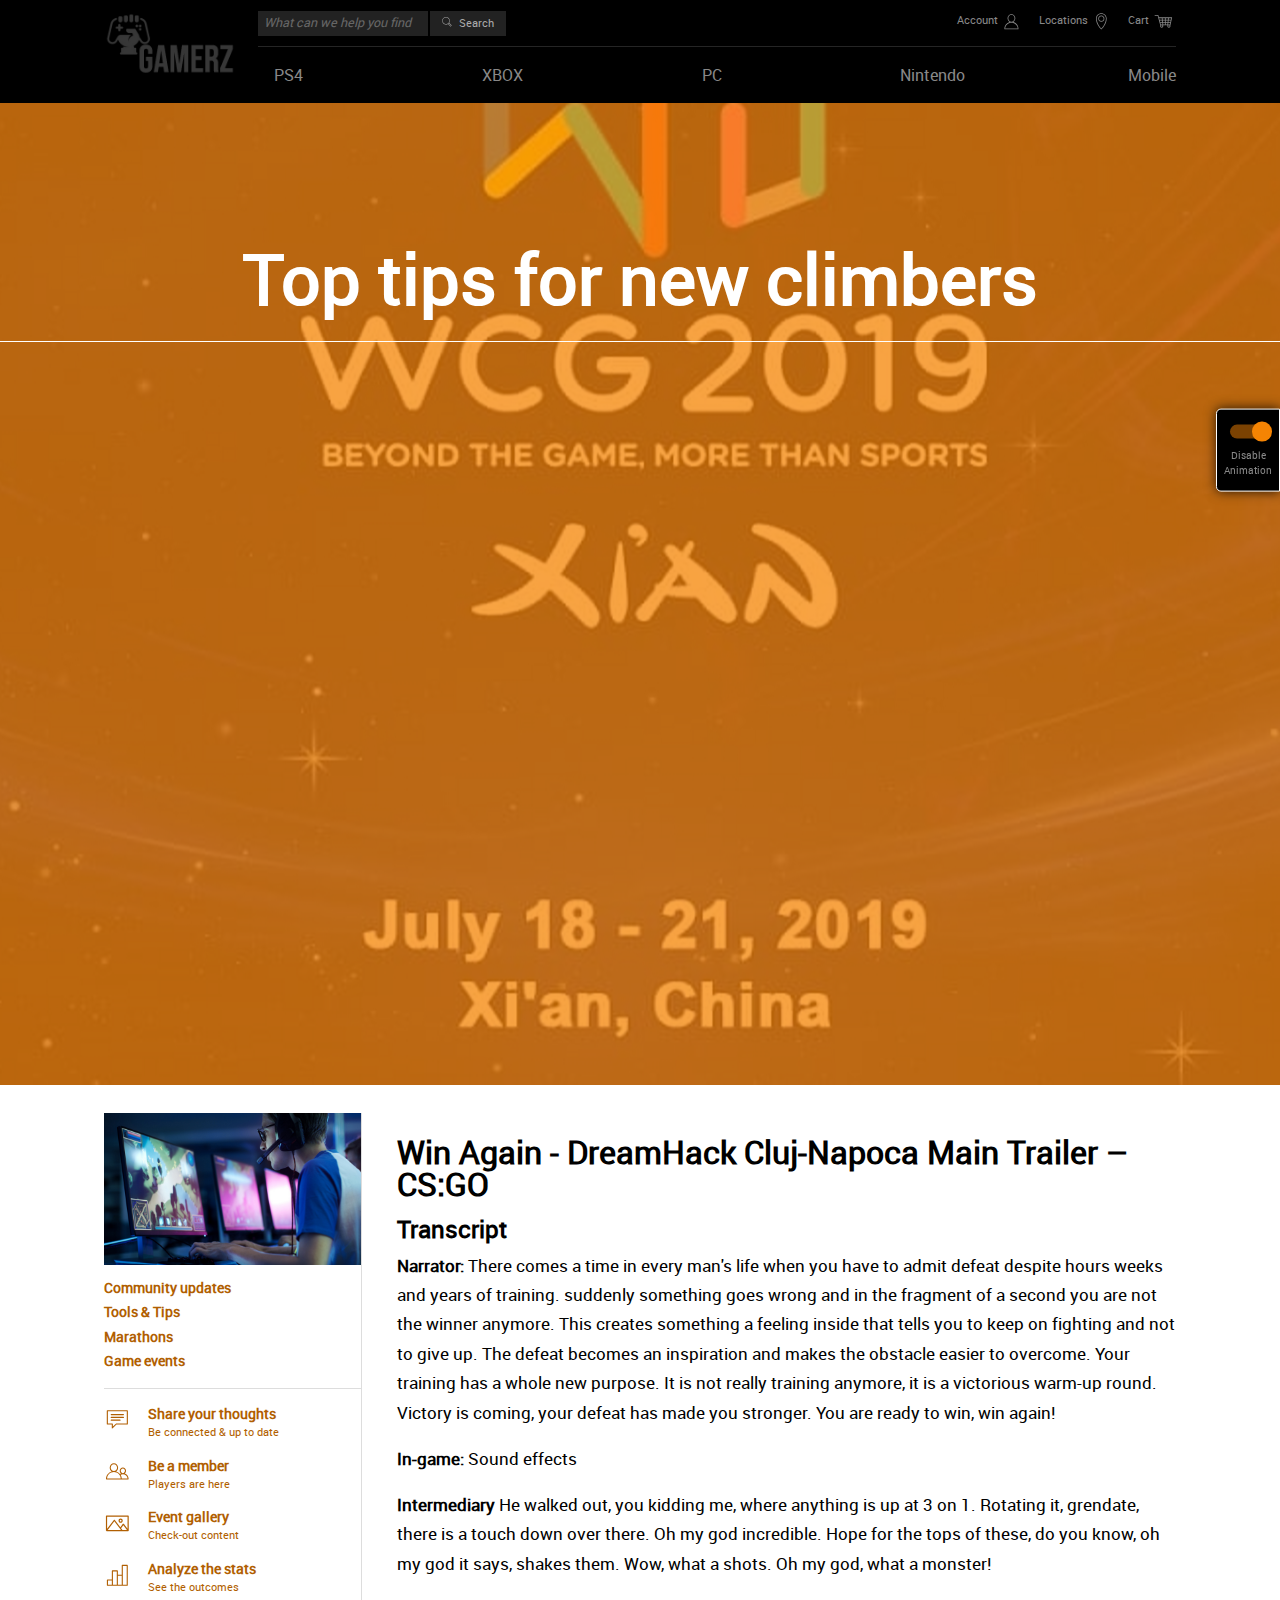
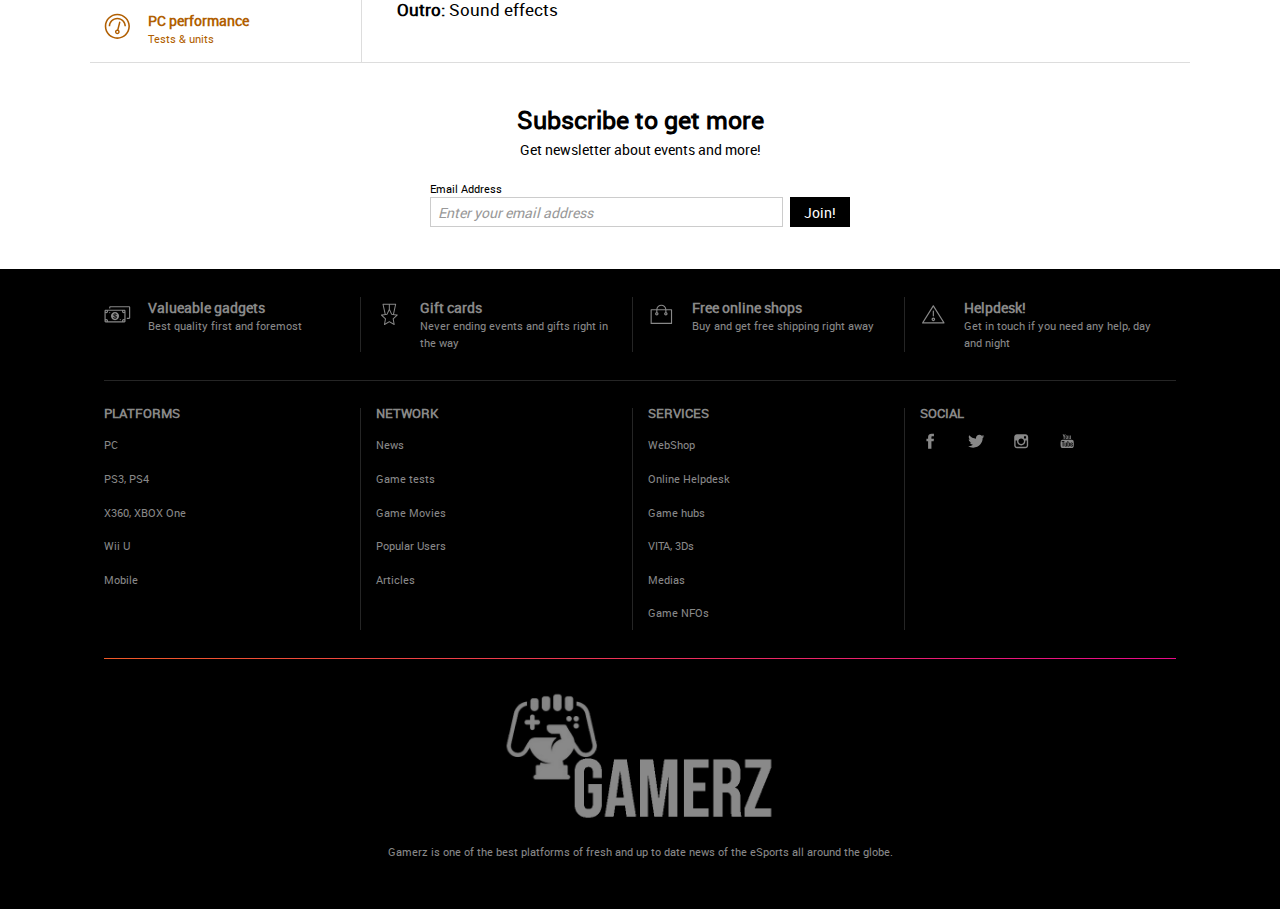
<file: WCAG_website_instance/media.html>
<!DOCTYPE html>
<html lang="en">
  <head>
    <meta charset="UTF-8" />
    <meta name="viewport" content="width=device-width, initial-scale=1.0" />
    <meta http-equiv="X-UA-Compatible" content="ie=edge" />
    <title>Media page | Gamerz Game Club</title>
    <link rel="stylesheet" href="assets/css/main.css" />
    <link rel="stylesheet" href="assets/css/articles.css" />
  </head>
  <body id="page-body" class="page__animation--enabled">
    <div class="container page__skipLinkContainer">
      <a href="#mainContent" class="page__skipLink">
        Skip to main content
      </a>
    </div>
    <button id="page-animation-toggle" class="page__toggleAnimation" onclick="toggleAnimation()">
      Disable Animation
    </button>
    <header class="pageHead">
      <div class="container pageHead__container">
        <a href="index.html" class="pageHead__logo">
          <img src="assets/images/_gamerz-logo.png" alt="Gamerz logo" />
        </a>
        <div class="pageHead__content">
          <form role="search" class="pageHead__search">
            <label for="site-search" class="visuallyHidden">
              Search
            </label>
            <input id="site-search" type="search" placeholder="What can we help you find" maxlength="70" autocomplete="off" class="pageHead__searchField" />
            <button class="pageHead__searchButton">
              <svg aria-hidden="true" viewBox="0 0 24 24" class="pageHead__searchIcon">
                <path d="M18.125,15.804l-4.038-4.037c0.675-1.079,1.012-2.308,1.01-3.534C15.089,4.62,12.199,1.75,8.584,1.75C4.815,1.75,1.982,4.726,2,8.286c0.021,3.577,2.908,6.549,6.578,6.549c1.241,0,2.417-0.347,3.44-0.985l4.032,4.026c0.167,0.166,0.43,0.166,0.596,0l1.479-1.478C18.292,16.234,18.292,15.968,18.125,15.804 M8.578,13.99c-3.198,0-5.716-2.593-5.733-5.71c-0.017-3.084,2.438-5.686,5.74-5.686c3.197,0,5.625,2.493,5.64,5.624C14.242,11.548,11.621,13.99,8.578,13.99 M16.349,16.981l-3.637-3.635c0.131-0.11,0.721-0.695,0.876-0.884l3.642,3.639L16.349,16.981z"/>
              </svg>
              <span class="pageHead__searchLabel">Search</span>
            </button>
          </form>
          <ul class="pageHead__utilities">
            <li class="pageHead__utilitiesItem">
              <a href="form.html" class="pageHead__utilitiesLink">
                <span>Account</span>
                <svg aria-hidden="true" viewBox="0 0 24 24" class="pageHead__utilitiesIcon">
                  <path d="M12.075,10.812c1.358-0.853,2.242-2.507,2.242-4.037c0-2.181-1.795-4.618-4.198-4.618S5.921,4.594,5.921,6.775c0,1.53,0.884,3.185,2.242,4.037c-3.222,0.865-5.6,3.807-5.6,7.298c0,0.23,0.189,0.42,0.42,0.42h14.273c0.23,0,0.42-0.189,0.42-0.42C17.676,14.619,15.297,11.677,12.075,10.812 M6.761,6.775c0-2.162,1.773-3.778,3.358-3.778s3.359,1.616,3.359,3.778c0,2.162-1.774,3.778-3.359,3.778S6.761,8.937,6.761,6.775 M3.415,17.69c0.218-3.51,3.142-6.297,6.704-6.297c3.562,0,6.486,2.787,6.705,6.297H3.415z"></path>
                </svg>
              </a>
            </li>
            <li class="pageHead__utilitiesItem">
              <a href="address.html" class="pageHead__utilitiesLink">
                <span>Locations</span>
                <svg aria-hidden="true" viewBox="0 0 24 24" class="pageHead__utilitiesIcon">
                  <path d="M10,1.375c-3.17,0-5.75,2.548-5.75,5.682c0,6.685,5.259,11.276,5.483,11.469c0.152,0.132,0.382,0.132,0.534,0c0.224-0.193,5.481-4.784,5.483-11.469C15.75,3.923,13.171,1.375,10,1.375 M10,17.653c-1.064-1.024-4.929-5.127-4.929-10.596c0-2.68,2.212-4.861,4.929-4.861s4.929,2.181,4.929,4.861C14.927,12.518,11.063,16.627,10,17.653 M10,3.839c-1.815,0-3.286,1.47-3.286,3.286s1.47,3.286,3.286,3.286s3.286-1.47,3.286-3.286S11.815,3.839,10,3.839 M10,9.589c-1.359,0-2.464-1.105-2.464-2.464S8.641,4.661,10,4.661s2.464,1.105,2.464,2.464S11.359,9.589,10,9.589"></path>
                </svg>
              </a>
            </li>
            <li class="pageHead__utilitiesItem">
              <a href="404.html?basket" class="pageHead__utilitiesLink">
                <span>Cart</span>
                <svg aria-hidden="true" viewBox="0 0 24 24" class="pageHead__utilitiesIcon">
                  <path d="M17.671,13.945l0.003,0.002l1.708-7.687l-0.008-0.002c0.008-0.033,0.021-0.065,0.021-0.102c0-0.236-0.191-0.428-0.427-0.428H5.276L4.67,3.472L4.665,3.473c-0.053-0.175-0.21-0.306-0.403-0.306H1.032c-0.236,0-0.427,0.191-0.427,0.427c0,0.236,0.191,0.428,0.427,0.428h2.902l2.667,9.945l0,0c0.037,0.119,0.125,0.217,0.239,0.268c-0.16,0.26-0.257,0.562-0.257,0.891c0,0.943,0.765,1.707,1.708,1.707S10,16.068,10,15.125c0-0.312-0.09-0.602-0.237-0.855h4.744c-0.146,0.254-0.237,0.543-0.237,0.855c0,0.943,0.766,1.707,1.708,1.707c0.944,0,1.709-0.764,1.709-1.707c0-0.328-0.097-0.631-0.257-0.891C17.55,14.182,17.639,14.074,17.671,13.945 M15.934,6.583h2.502l-0.38,1.709h-2.312L15.934,6.583zM5.505,6.583h2.832l0.189,1.709H5.963L5.505,6.583z M6.65,10.854L6.192,9.146h2.429l0.19,1.708H6.65z M6.879,11.707h2.027l0.189,1.709H7.338L6.879,11.707z M8.292,15.979c-0.472,0-0.854-0.383-0.854-0.854c0-0.473,0.382-0.855,0.854-0.855s0.854,0.383,0.854,0.855C9.146,15.596,8.763,15.979,8.292,15.979 M11.708,13.416H9.955l-0.189-1.709h1.943V13.416z M11.708,10.854H9.67L9.48,9.146h2.228V10.854z M11.708,8.292H9.386l-0.19-1.709h2.512V8.292z M14.315,13.416h-1.753v-1.709h1.942L14.315,13.416zM14.6,10.854h-2.037V9.146h2.227L14.6,10.854z M14.884,8.292h-2.321V6.583h2.512L14.884,8.292z M15.978,15.979c-0.471,0-0.854-0.383-0.854-0.854c0-0.473,0.383-0.855,0.854-0.855c0.473,0,0.854,0.383,0.854,0.855C16.832,15.596,16.45,15.979,15.978,15.979 M16.917,13.416h-1.743l0.189-1.709h1.934L16.917,13.416z M15.458,10.854l0.19-1.708h2.218l-0.38,1.708H15.458z"></path>
                </svg>
              </a>
            </li>
          </ul>
          <nav class="pageHead__nav">
            <h2 class="visuallyHidden">Main Navigation</h2>
            <ul class="pageHead__navList pageHead__navList--primary">
              <li class="pageHead__navItem pageHead__navItem--primary">
                <button aria-controls="page-head-subnav-0" aria-expanded="false" class="pageHead__navLink pageHead__navLink--primary">
                  PS4
                </button>
                <ul id="page-head-subnav-0" class="pageHead__navList pageHead__navList--nested">
                  <li class="pageHead__navItem pageHead__navItem--nested">
                    <a href="404.html?mmo" class="pageHead__navLink pageHead__navLink--nested">
                      MMO
                    </a>
                  </li>
                  <li class="pageHead__navItem pageHead__navItem--nested">
                    <a href="404.html?simulations" class="pageHead__navLink pageHead__navLink--nested">
                      Simulations
                    </a>
                  </li>
                  <li class="pageHead__navItem pageHead__navItem--nested">
                    <a href="404.html?adventures" class="pageHead__navLink pageHead__navLink--nested">
                      Adventures
                    </a>
                  </li>
                  <li class="pageHead__navItem pageHead__navItem--nested">
                    <a href="404.html?rts" class="pageHead__navLink pageHead__navLink--nested">
                      RTS
                    </a>
                  </li>
                  <li class="pageHead__navItem pageHead__navItem--nested">
                    <a href="404.html?puzzle" class="pageHead__navLink pageHead__navLink--nested">
                      Puzzle
                    </a>
                  </li>
                  <li class="pageHead__navItem pageHead__navItem--nested">
                    <a href="404.html?action" class="pageHead__navLink pageHead__navLink--nested">
                      Action
                    </a>
                  </li>
                  <li class="pageHead__navItem pageHead__navItem--nested pageHead__navItem--deals">
                    <a href="404.html?ps4-trades" class="pageHead__navLink pageHead__navLink--nested">
                      <svg aria-hidden="true" viewBox="0 0 24 24" class="pageHead__navIcon">
                        <path d="M17.35,2.219h-5.934c-0.115,0-0.225,0.045-0.307,0.128l-8.762,8.762c-0.171,0.168-0.171,0.443,0,0.611l5.933,5.934c0.167,0.171,0.443,0.169,0.612,0l8.762-8.763c0.083-0.083,0.128-0.192,0.128-0.307V2.651C17.781,2.414,17.587,2.219,17.35,2.219M16.916,8.405l-8.332,8.332l-5.321-5.321l8.333-8.332h5.32V8.405z M13.891,4.367c-0.957,0-1.729,0.772-1.729,1.729c0,0.957,0.771,1.729,1.729,1.729s1.729-0.772,1.729-1.729C15.619,5.14,14.848,4.367,13.891,4.367 M14.502,6.708c-0.326,0.326-0.896,0.326-1.223,0c-0.338-0.342-0.338-0.882,0-1.224c0.342-0.337,0.881-0.337,1.223,0C14.84,5.826,14.84,6.366,14.502,6.708"/>
                      </svg>
                      Trades
                    </a>
                  </li>
                  <li class="pageHead__navItem pageHead__navItem--nested pageHead__navItem--close">
                    <button class="pageHead__navCloseButton" onclick="closeAllSubnavs()">
                      <span class="visuallyHidden">
                        Close
                      </span>
                    </button>
                  </li>
                </ul>
              </li>
              <li class="pageHead__navItem pageHead__navItem--primary">
                <button aria-controls="page-head-subnav-1" aria-expanded="false" class="pageHead__navLink pageHead__navLink--primary">
                  XBOX
                </button>
                <ul id="page-head-subnav-1" class="pageHead__navList pageHead__navList--nested">
                  <li class="pageHead__navItem pageHead__navItem--nested">
                    <a href="404.html?mmo" class="pageHead__navLink pageHead__navLink--nested">
                      MMO
                    </a>
                  </li>
                  <li class="pageHead__navItem pageHead__navItem--nested">
                    <a href="404.html?simulations" class="pageHead__navLink pageHead__navLink--nested">
                      Simulations
                    </a>
                  </li>
                  <li class="pageHead__navItem pageHead__navItem--nested">
                    <a href="404.html?adventures" class="pageHead__navLink pageHead__navLink--nested">
                      Adventures
                    </a>
                  </li>
                  <li class="pageHead__navItem pageHead__navItem--nested">
                    <a href="404.html?rts" class="pageHead__navLink pageHead__navLink--nested">
                      RTS
                    </a>
                  </li>
                  <li class="pageHead__navItem pageHead__navItem--nested">
                    <a href="404.html?puzzles" class="pageHead__navLink pageHead__navLink--nested">
                      Puzzle
                    </a>
                  </li>
                  <li class="pageHead__navItem pageHead__navItem--nested">
                    <a href="404.html?tps" class="pageHead__navLink pageHead__navLink--nested">
                      Action
                    </a>
                  </li>
                  <li class="pageHead__navItem pageHead__navItem--nested pageHead__navItem--deals">
                    <a href="404.html?xbox-trades" class="pageHead__navLink pageHead__navLink--nested">
                      <svg aria-hidden="true" viewBox="0 0 24 24" class="pageHead__navIcon">
                        <path d="M17.35,2.219h-5.934c-0.115,0-0.225,0.045-0.307,0.128l-8.762,8.762c-0.171,0.168-0.171,0.443,0,0.611l5.933,5.934c0.167,0.171,0.443,0.169,0.612,0l8.762-8.763c0.083-0.083,0.128-0.192,0.128-0.307V2.651C17.781,2.414,17.587,2.219,17.35,2.219M16.916,8.405l-8.332,8.332l-5.321-5.321l8.333-8.332h5.32V8.405z M13.891,4.367c-0.957,0-1.729,0.772-1.729,1.729c0,0.957,0.771,1.729,1.729,1.729s1.729-0.772,1.729-1.729C15.619,5.14,14.848,4.367,13.891,4.367 M14.502,6.708c-0.326,0.326-0.896,0.326-1.223,0c-0.338-0.342-0.338-0.882,0-1.224c0.342-0.337,0.881-0.337,1.223,0C14.84,5.826,14.84,6.366,14.502,6.708"/>
                      </svg>
                      Trades
                    </a>
                  </li>
                  <li class="pageHead__navItem pageHead__navItem--nested pageHead__navItem--close">
                    <button class="pageHead__navCloseButton" onclick="closeAllSubnavs()">
                      <span class="visuallyHidden">
                        Close
                      </span>
                    </button>
                  </li>
                </ul>
              </li>
              <li class="pageHead__navItem pageHead__navItem--primary">
                <button aria-controls="page-head-subnav-2" aria-expanded="false" class="pageHead__navLink pageHead__navLink--primary">
                  PC
                </button>
                <ul id="page-head-subnav-2" class="pageHead__navList pageHead__navList--nested">
                  <li class="pageHead__navItem pageHead__navItem--nested">
                    <a href="item.html" class="pageHead__navLink pageHead__navLink--nested">
                      MMO
                    </a>
                  </li>
                  <li class="pageHead__navItem pageHead__navItem--nested">
                    <a href="404.html?simulations" class="pageHead__navLink pageHead__navLink--nested">
                      Simulations
                    </a>
                  </li>
                  <li class="pageHead__navItem pageHead__navItem--nested">
                    <a href="404.html?adventures" class="pageHead__navLink pageHead__navLink--nested">
                      Adventures
                    </a>
                  </li>
                  <li class="pageHead__navItem pageHead__navItem--nested">
                    <a href="404.html?rts" class="pageHead__navLink pageHead__navLink--nested">
                      RTS
                    </a>
                  </li>
                  <li class="pageHead__navItem pageHead__navItem--nested">
                    <a href="404.html?puzzle" class="pageHead__navLink pageHead__navLink--nested">
                      Puzzle
                    </a>
                  </li>
                  <li class="pageHead__navItem pageHead__navItem--nested">
                    <a href="404.html?action" class="pageHead__navLink pageHead__navLink--nested">
                      Action
                    </a>
                  </li>
                  <li class="pageHead__navItem pageHead__navItem--nested">
                    <a href="404.html?stealth-shooter" class="pageHead__navLink pageHead__navLink--nested">
                      Stealth Shooter
                    </a>
                  </li>
                  <li class="pageHead__navItem pageHead__navItem--nested pageHead__navItem--deals">
                    <a href="404.html?pc-trades" class="pageHead__navLink pageHead__navLink--nested">
                      <svg aria-hidden="true" viewBox="0 0 24 24" class="pageHead__navIcon">
                        <path d="M17.35,2.219h-5.934c-0.115,0-0.225,0.045-0.307,0.128l-8.762,8.762c-0.171,0.168-0.171,0.443,0,0.611l5.933,5.934c0.167,0.171,0.443,0.169,0.612,0l8.762-8.763c0.083-0.083,0.128-0.192,0.128-0.307V2.651C17.781,2.414,17.587,2.219,17.35,2.219M16.916,8.405l-8.332,8.332l-5.321-5.321l8.333-8.332h5.32V8.405z M13.891,4.367c-0.957,0-1.729,0.772-1.729,1.729c0,0.957,0.771,1.729,1.729,1.729s1.729-0.772,1.729-1.729C15.619,5.14,14.848,4.367,13.891,4.367 M14.502,6.708c-0.326,0.326-0.896,0.326-1.223,0c-0.338-0.342-0.338-0.882,0-1.224c0.342-0.337,0.881-0.337,1.223,0C14.84,5.826,14.84,6.366,14.502,6.708"/>
                      </svg>
                      Trades
                    </a>
                  </li>
                  <li class="pageHead__navItem pageHead__navItem--nested pageHead__navItem--close">
                    <button class="pageHead__navCloseButton" onclick="closeAllSubnavs()">
                      <span class="visuallyHidden">
                        Close
                      </span>
                    </button>
                  </li>
                </ul>
              </li>
              <li class="pageHead__navItem pageHead__navItem--primary">
                <button aria-controls="page-head-subnav-3" aria-expanded="false" class="pageHead__navLink pageHead__navLink--primary">
                  Nintendo
                </button>
                <ul id="page-head-subnav-3" class="pageHead__navList pageHead__navList--nested">
                  <li class="pageHead__navItem pageHead__navItem--nested">
                    <a href="item.html" class="pageHead__navLink pageHead__navLink--nested">
                      Role playing
                    </a>
                  </li>
                  <li class="pageHead__navItem pageHead__navItem--nested">
                    <a href="404.html?strategy" class="pageHead__navLink pageHead__navLink--nested">
                      Strategy
                    </a>
                  </li>
                  <li class="pageHead__navItem pageHead__navItem--nested">
                    <a href="404.html?sport" class="pageHead__navLink pageHead__navLink--nested">
                      Sport
                    </a>
                  </li>
                  <li class="pageHead__navItem pageHead__navItem--nested">
                    <a href="404.html?action" class="pageHead__navLink pageHead__navLink--nested">
                      Action
                    </a>
                  </li>
                  <li class="pageHead__navItem pageHead__navItem--nested">
                    <a href="404.html?adventures" class="pageHead__navLink pageHead__navLink--nested">
                      Adventures
                    </a>
                  </li>
                  <li class="pageHead__navItem pageHead__navItem--nested pageHead__navItem--deals">
                    <a href="404.html?trades" class="pageHead__navLink pageHead__navLink--nested">
                      <svg aria-hidden="true" viewBox="0 0 24 24" class="pageHead__navIcon">
                        <path d="M17.35,2.219h-5.934c-0.115,0-0.225,0.045-0.307,0.128l-8.762,8.762c-0.171,0.168-0.171,0.443,0,0.611l5.933,5.934c0.167,0.171,0.443,0.169,0.612,0l8.762-8.763c0.083-0.083,0.128-0.192,0.128-0.307V2.651C17.781,2.414,17.587,2.219,17.35,2.219M16.916,8.405l-8.332,8.332l-5.321-5.321l8.333-8.332h5.32V8.405z M13.891,4.367c-0.957,0-1.729,0.772-1.729,1.729c0,0.957,0.771,1.729,1.729,1.729s1.729-0.772,1.729-1.729C15.619,5.14,14.848,4.367,13.891,4.367 M14.502,6.708c-0.326,0.326-0.896,0.326-1.223,0c-0.338-0.342-0.338-0.882,0-1.224c0.342-0.337,0.881-0.337,1.223,0C14.84,5.826,14.84,6.366,14.502,6.708"/>
                      </svg>
                      Trades
                    </a>
                  </li>
                  <li class="pageHead__navItem pageHead__navItem--nested pageHead__navItem--close">
                    <button class="pageHead__navCloseButton" onclick="closeAllSubnavs()">
                      <span class="visuallyHidden">
                        Close
                      </span>
                    </button>
                  </li>
                </ul>
              </li>
              <li class="pageHead__navItem pageHead__navItem--primary">
                <a class="pageHead__navLink pageHead__navLink--primary" href="404.html?mobile">
                  Mobile
                </a>
              </li>
            </ul>
          </nav>
        </div>
      </div>
    </header>
    <main class="pageMain">
      <div class="post__banner post__banner--video">
        <div class="post__bannerContent">
          <div class="container">
            <h1 class="post__bannerTitle">Top tips for new climbers</h1>
          </div>
          <div class="post__bannerVideo">
            <div class="container">
              <div class="post__bannerVideoContent">
                <iframe width="560" height="315" src="https://www.youtube.com/embed/jQWbAjBwTO0" frameborder="0" allow="accelerometer; autoplay; encrypted-media; gyroscope; picture-in-picture" allowfullscreen></iframe>
              </div>
            </div>
          </div>
        </div>
      </div>
      <div class="container pageMain__container post__container">
        <div id="mainContent" class="pageMain__content page__contentFormatted post__content" style="order: 1;">
          <h2>Win Again - DreamHack Cluj-Napoca Main Trailer – CS:GO</h2>
          <h3>Transcript</h3>
          <p>
            <strong>Narrator:</strong>
            There comes a time in every man's life when you have to admit defeat despite hours weeks and years of training.
            suddenly something goes wrong and in the fragment of a second you are not the winner anymore.
            This creates something a feeling inside that tells you to keep on fighting and not to give up.
            The defeat becomes an inspiration and makes the obstacle easier to overcome. Your training has a whole new purpose.
            It is not really training anymore, it is a victorious warm-up round. Victory is coming, your defeat has made you stronger.
            You are ready to win, win again!
          </p>
          <p>
            <strong>In-game:</strong>
            Sound effects
          </p>
          <p>
            <strong>Intermediary</strong>
            He walked out, you kidding me, where anything is up at  3 on 1. Rotating it, grendate, there is a touch down over there.
            Oh my god incredible. Hope for the tops of these, do you know, oh my god it says, shakes them. Wow, what a shots.
            Oh my god, what a monster!
          </p>
          <p>
            <strong>Outro:</strong>
            Sound effects
          </p>
        </div>
        <aside class="pageMain__sidebar">
            <div class="pageMain__sidebarCategory">
              <img src="assets/images/_flyer-5.jpg" alt="Backpackers on a rock looking into the sunset" />
              <div class="pageMain__sidebarContent">
                <ul class="pageMain__sidebarTextNav">
                  <li class="pageMain__sidebarTextNavItem">
                    <a href="404.html?community-updates" class="pageMain__sidebarTextNavLink">
                      Community updates
                    </a>
                  </li>
                  <li class="pageMain__sidebarTextNavItem">
                    <a href="404.html?tools-and-tips" class="pageMain__sidebarTextNavLink">
                      Tools &amp; Tips
                    </a>
                  </li>
                  <li class="pageMain__sidebarTextNavItem">
                    <a href="404.html?marathon" class="pageMain__sidebarTextNavLink">
                      Marathons
                    </a>
                  </li>
                  <li class="pageMain__sidebarTextNavItem">
                    <a href="404.html?game-events" class="pageMain__sidebarTextNavLink">
                      Game events
                    </a>
                  </li>
                </ul>
                <dl class="pageMain__sidebarIconNav">
                  <div class="pageMain__sidebarIconNavItem">
                    <dt class="pageMain__sidebarIconNavTitle">
                      <a href="404.html?share-your-thoughts" class="pageMain__sidebarIconNavLink">
                        <svg aria-hidden="true" viewBox="0 0 24 24" class="pageMain__sidebarIconNavIcon">
                          <path d="M14.999,8.543c0,0.229-0.188,0.417-0.416,0.417H5.417C5.187,8.959,5,8.772,5,8.543s0.188-0.417,0.417-0.417h9.167C14.812,8.126,14.999,8.314,14.999,8.543 M12.037,10.213H5.417C5.187,10.213,5,10.4,5,10.63c0,0.229,0.188,0.416,0.417,0.416h6.621c0.229,0,0.416-0.188,0.416-0.416C12.453,10.4,12.266,10.213,12.037,10.213 M14.583,6.046H5.417C5.187,6.046,5,6.233,5,6.463c0,0.229,0.188,0.417,0.417,0.417h9.167c0.229,0,0.416-0.188,0.416-0.417C14.999,6.233,14.812,6.046,14.583,6.046 M17.916,3.542v10c0,0.229-0.188,0.417-0.417,0.417H9.373l-2.829,2.796c-0.117,0.116-0.71,0.297-0.71-0.296v-2.5H2.5c-0.229,0-0.417-0.188-0.417-0.417v-10c0-0.229,0.188-0.417,0.417-0.417h15C17.729,3.126,17.916,3.313,17.916,3.542 M17.083,3.959H2.917v9.167H6.25c0.229,0,0.417,0.187,0.417,0.416v1.919l2.242-2.215c0.079-0.077,0.184-0.12,0.294-0.12h7.881V3.959z"/>
                        </svg>
                        Share your thoughts
                      </a>
                    </dt>
                    <dd class="pageMain__sidebarIconNavNote">
                      <a href="404.html?share-your-thoughts" class="pageMain__sidebarIconNavLink">
                        Be connected &amp; up to date
                      </a>
                    </dd>
                  </div>
                  <div class="pageMain__sidebarIconNavItem">
                    <dt class="pageMain__sidebarIconNavTitle">
                      <a href="404.html?be-a-member" class="pageMain__sidebarIconNavLink">
                        <svg aria-hidden="true" viewBox="0 0 24 24" class="pageMain__sidebarIconNavIcon">
                          <path d="M15.573,11.624c0.568-0.478,0.947-1.219,0.947-2.019c0-1.37-1.108-2.569-2.371-2.569s-2.371,1.2-2.371,2.569c0,0.8,0.379,1.542,0.946,2.019c-0.253,0.089-0.496,0.2-0.728,0.332c-0.743-0.898-1.745-1.573-2.891-1.911c0.877-0.61,1.486-1.666,1.486-2.812c0-1.79-1.479-3.359-3.162-3.359S4.269,5.443,4.269,7.233c0,1.146,0.608,2.202,1.486,2.812c-2.454,0.725-4.252,2.998-4.252,5.685c0,0.218,0.178,0.396,0.395,0.396h16.203c0.218,0,0.396-0.178,0.396-0.396C18.497,13.831,17.273,12.216,15.573,11.624 M12.568,9.605c0-0.822,0.689-1.779,1.581-1.779s1.58,0.957,1.58,1.779s-0.688,1.779-1.58,1.779S12.568,10.427,12.568,9.605 M5.06,7.233c0-1.213,1.014-2.569,2.371-2.569c1.358,0,2.371,1.355,2.371,2.569S8.789,9.802,7.431,9.802C6.073,9.802,5.06,8.447,5.06,7.233 M2.309,15.335c0.202-2.649,2.423-4.742,5.122-4.742s4.921,2.093,5.122,4.742H2.309z M13.346,15.335c-0.067-0.997-0.382-1.928-0.882-2.732c0.502-0.271,1.075-0.429,1.686-0.429c1.828,0,3.338,1.385,3.535,3.161H13.346z"/>
                        </svg>
                        Be a member
                      </a>
                    </dt>
                    <dd class="pageMain__sidebarIconNavNote">
                      <a href="404.html?players-are-here" class="pageMain__sidebarIconNavLink">
                        Players are here
                      </a>
                    </dd>
                  </div>
                  <div class="pageMain__sidebarIconNavItem">
                    <dt class="pageMain__sidebarIconNavTitle">
                      <a href="404.html?event-gallery" class="pageMain__sidebarIconNavLink">
                        <svg aria-hidden="true" fill-rule="evenodd" clip-rule="evenodd" viewBox="0 0 24 24" class="pageMain__sidebarIconNavIcon">
                          <path d="M18.555,15.354V4.592c0-0.248-0.202-0.451-0.45-0.451H1.888c-0.248,0-0.451,0.203-0.451,0.451v10.808c0,0.559,0.751,0.451,0.451,0.451h16.217h0.005C18.793,15.851,18.478,14.814,18.555,15.354 M2.8,14.949l4.944-6.464l4.144,5.419c0.003,0.003,0.003,0.003,0.003,0.005l0.797,1.04H2.8z M13.822,14.949l-1.006-1.317l1.689-2.218l2.688,3.535H13.822z M17.654,14.064l-2.791-3.666c-0.181-0.237-0.535-0.237-0.716,0l-1.899,2.493l-4.146-5.42c-0.18-0.237-0.536-0.237-0.716,0l-5.047,6.598V5.042h15.316V14.064z M12.474,6.393c-0.869,0-1.577,0.707-1.577,1.576s0.708,1.576,1.577,1.576s1.577-0.707,1.577-1.576S13.343,6.393,12.474,6.393 M12.474,8.645c-0.371,0-0.676-0.304-0.676-0.676s0.305-0.676,0.676-0.676c0.372,0,0.676,0.304,0.676,0.676S12.846,8.645,12.474,8.645"/>
                        </svg>
                        Event gallery
                      </a>
                    </dt>
                    <dd class="pageMain__sidebarIconNavNote">
                      <a href="404.html?check-out-content" class="pageMain__sidebarIconNavLink">
                        Check-out content
                      </a>
                    </dd>
                  </div>
                  <div class="pageMain__sidebarIconNavItem">
                    <dt class="pageMain__sidebarIconNavTitle">
                      <a href="404.html?analyze-the-stats" class="pageMain__sidebarIconNavLink">
                        <svg aria-hidden="true" fill-rule="evenodd" clip-rule="evenodd" viewBox="0 0 24 24" class="pageMain__sidebarIconNavIcon">
                          <path d="M17.431,2.156h-3.715c-0.228,0-0.413,0.186-0.413,0.413v6.973h-2.89V6.687c0-0.229-0.186-0.413-0.413-0.413H6.285c-0.228,0-0.413,0.184-0.413,0.413v6.388H2.569c-0.227,0-0.413,0.187-0.413,0.413v3.942c0,0.228,0.186,0.413,0.413,0.413h14.862c0.228,0,0.413-0.186,0.413-0.413V2.569C17.844,2.342,17.658,2.156,17.431,2.156 M5.872,17.019h-2.89v-3.117h2.89V17.019zM9.587,17.019h-2.89V7.1h2.89V17.019z M13.303,17.019h-2.89v-6.651h2.89V17.019z M17.019,17.019h-2.891V2.982h2.891V17.019z"/>
                        </svg>
                        Analyze the stats
                      </a>
                    </dt>
                    <dd class="pageMain__sidebarIconNavNote">
                      <a href="404.html?see-the-outcomes" class="pageMain__sidebarIconNavLink">
                        See the outcomes
                      </a>
                    </dd>
                  </div>
                  <div class="pageMain__sidebarIconNavItem">
                    <dt class="pageMain__sidebarIconNavTitle">
                      <a href="404.html?pc-performance" class="pageMain__sidebarIconNavLink">
                        <svg aria-hidden="true" viewBox="0 0 24 24" class="pageMain__sidebarIconNavIcon">
                          <path d="M4.68,13.716v-0.169H4.554C4.592,13.605,4.639,13.658,4.68,13.716z M11.931,6.465
    c-0.307-0.087-0.623,0.106-0.706,0.432l-1.389,5.484c-0.901,0.084-1.609,0.833-1.609,1.757c0,0.979,0.793,1.773,1.773,1.773
    c0.979,0,1.773-0.794,1.773-1.773c0-0.624-0.324-1.171-0.812-1.486l1.377-5.439C12.422,6.887,12.239,6.552,11.931,6.465z
    M10.591,14.729H9.408v-1.182h1.183V14.729z M15.32,13.716c0.04-0.058,0.087-0.11,0.126-0.169H15.32V13.716z M10,3.497
    c-3.592,0-6.503,2.911-6.503,6.503H4.68c0-2.938,2.382-5.32,5.32-5.32s5.32,2.382,5.32,5.32h1.182
    C16.502,6.408,13.591,3.497,10,3.497z M10,0.542c-5.224,0-9.458,4.234-9.458,9.458c0,5.224,4.234,9.458,9.458,9.458
    c5.224,0,9.458-4.234,9.458-9.458C19.458,4.776,15.224,0.542,10,0.542z M15.32,16.335v0.167h-0.212
    c-1.407,1.107-3.179,1.773-5.108,1.773c-1.93,0-3.701-0.666-5.108-1.773H4.68v-0.167C2.874,14.816,1.724,12.543,1.724,10
    c0-4.571,3.706-8.276,8.276-8.276c4.57,0,8.275,3.706,8.275,8.276C18.275,12.543,17.126,14.816,15.32,16.335z"/>
                        </svg>
                        PC performance
                      </a>
                    </dt>
                    <dd class="pageMain__sidebarIconNavNote">
                      <a href="404.html?tests-and-units" class="pageMain__sidebarIconNavLink">
                        Tests &amp; units
                      </a>
                    </dd>
                  </div>
                </dl>
              </div>
            </div>
        </aside>
      </div>
      <div class="container">
        <div class="pageMain__emailSignUp">
          <h2 class="pageMain__emailSignUpTitle">
            Subscribe to get more
          </h2>
          <p class="pageMain__emailSignUpMessage">
            Get newsletter about events and more!
          </p>
          <form class="pageMain__emailSignUpForm">
            <label for="email" class="pageMain__emailSignUpLabel">
              Email Address
            </label>
            <input type="email" id="email" maxlength="70" placeholder="Enter your email address" class="pageMain__emailSignUpField" />
            <button type="submit" class="pageMain__emailSignUpButton">
              Join!
            </button>
          </form>
        </div>
      </div>
    </main>
    <footer class="pageFoot">
      <div class="container pageFoot__container">
        <dl class="pageFoot__iconNav">
          <div class="pageFoot__iconNavItem">
            <dt class="pageFoot__iconNavTitle">
              <a href="404.html?trades" class="pageFoot__iconNavLink">
                <svg aria-hidden="true" viewBox="0 0 24 24" class="pageFoot__iconNavIcon">
                  <path d="M4.319,8.257c-0.242,0-0.438,0.196-0.438,0.438c0,0.243,0.196,0.438,0.438,0.438c0.242,0,0.438-0.196,0.438-0.438C4.757,8.454,4.561,8.257,4.319,8.257 M7.599,10.396c0,0.08,0.017,0.148,0.05,0.204c0.034,0.056,0.076,0.104,0.129,0.144c0.051,0.04,0.112,0.072,0.182,0.097c0.041,0.015,0.068,0.028,0.098,0.04V9.918C7.925,9.927,7.832,9.958,7.747,10.02C7.648,10.095,7.599,10.22,7.599,10.396 M15.274,6.505H1.252c-0.484,0-0.876,0.392-0.876,0.876v7.887c0,0.484,0.392,0.876,0.876,0.876h14.022c0.483,0,0.876-0.392,0.876-0.876V7.381C16.15,6.897,15.758,6.505,15.274,6.505M1.69,7.381c0.242,0,0.438,0.196,0.438,0.438S1.932,8.257,1.69,8.257c-0.242,0-0.438-0.196-0.438-0.438S1.448,7.381,1.69,7.381M1.69,15.269c-0.242,0-0.438-0.196-0.438-0.438s0.196-0.438,0.438-0.438c0.242,0,0.438,0.195,0.438,0.438S1.932,15.269,1.69,15.269M14.836,15.269c-0.242,0-0.438-0.196-0.438-0.438s0.196-0.438,0.438-0.438s0.438,0.195,0.438,0.438S15.078,15.269,14.836,15.269M15.274,13.596c-0.138-0.049-0.283-0.08-0.438-0.08c-0.726,0-1.314,0.589-1.314,1.314c0,0.155,0.031,0.301,0.08,0.438H2.924c0.049-0.138,0.081-0.283,0.081-0.438c0-0.726-0.589-1.314-1.315-1.314c-0.155,0-0.3,0.031-0.438,0.08V9.053C1.39,9.103,1.535,9.134,1.69,9.134c0.726,0,1.315-0.588,1.315-1.314c0-0.155-0.032-0.301-0.081-0.438h10.678c-0.049,0.137-0.08,0.283-0.08,0.438c0,0.726,0.589,1.314,1.314,1.314c0.155,0,0.301-0.031,0.438-0.081V13.596z M14.836,8.257c-0.242,0-0.438-0.196-0.438-0.438s0.196-0.438,0.438-0.438s0.438,0.196,0.438,0.438S15.078,8.257,14.836,8.257 M12.207,13.516c-0.242,0-0.438,0.196-0.438,0.438s0.196,0.438,0.438,0.438s0.438-0.196,0.438-0.438S12.449,13.516,12.207,13.516 M8.812,11.746c-0.059-0.043-0.126-0.078-0.199-0.104c-0.047-0.017-0.081-0.031-0.117-0.047v1.12c0.137-0.021,0.237-0.064,0.336-0.143c0.116-0.09,0.174-0.235,0.174-0.435c0-0.092-0.018-0.17-0.053-0.233C8.918,11.842,8.87,11.788,8.812,11.746 M18.78,3.875H4.757c-0.484,0-0.876,0.392-0.876,0.876V5.19c0,0.242,0.196,0.438,0.438,0.438c0.242,0,0.438-0.196,0.438-0.438V4.752H18.78v7.888h-1.315c-0.242,0-0.438,0.196-0.438,0.438c0,0.243,0.195,0.438,0.438,0.438h1.315c0.483,0,0.876-0.393,0.876-0.876V4.752C19.656,4.268,19.264,3.875,18.78,3.875 M8.263,8.257c-1.694,0-3.067,1.374-3.067,3.067c0,1.695,1.373,3.068,3.067,3.068c1.695,0,3.067-1.373,3.067-3.068C11.33,9.631,9.958,8.257,8.263,8.257 M9.488,12.543c-0.062,0.137-0.147,0.251-0.255,0.342c-0.108,0.092-0.234,0.161-0.378,0.209c-0.123,0.041-0.229,0.063-0.359,0.075v0.347H8.058v-0.347c-0.143-0.009-0.258-0.032-0.388-0.078c-0.152-0.053-0.281-0.128-0.388-0.226c-0.108-0.098-0.191-0.217-0.25-0.359c-0.059-0.143-0.087-0.307-0.083-0.492h0.575c-0.004,0.219,0.046,0.391,0.146,0.518c0.088,0.109,0.207,0.165,0.388,0.185v-1.211c-0.102-0.031-0.189-0.067-0.3-0.109c-0.136-0.051-0.259-0.116-0.368-0.198c-0.109-0.082-0.198-0.183-0.265-0.306c-0.067-0.123-0.101-0.275-0.101-0.457c0-0.159,0.031-0.298,0.093-0.419c0.062-0.121,0.146-0.222,0.252-0.303S7.597,9.57,7.735,9.527C7.85,9.491,7.944,9.474,8.058,9.468V9.134h0.438v0.333c0.114,0.005,0.207,0.021,0.319,0.054c0.134,0.04,0.251,0.099,0.351,0.179c0.099,0.079,0.178,0.18,0.237,0.303c0.059,0.122,0.088,0.265,0.088,0.427H8.916c-0.007-0.169-0.051-0.297-0.134-0.387C8.712,9.968,8.626,9.932,8.496,9.919v1.059c0.116,0.035,0.213,0.074,0.333,0.118c0.145,0.053,0.272,0.121,0.383,0.203c0.111,0.083,0.2,0.186,0.268,0.308c0.067,0.123,0.101,0.273,0.101,0.453C9.581,12.244,9.549,12.406,9.488,12.543"/>
                </svg>
                Valueable gadgets
              </a>
            </dt>
            <dd class="pageFoot__iconNavNote">
              <a href="404.html?trades" class="pageFoot__iconNavLink">
                Best quality first and foremost
              </a>
            </dd>
          </div>
          <div class="pageFoot__iconNavItem">
            <dt class="pageFoot__iconNavTitle">
              <a href="404.html?articles" class="pageFoot__iconNavLink">
                <svg aria-hidden="true" viewBox="0 0 24 24" fill-rule="evenodd" clip-rule="evenodd" class="pageFoot__iconNavIcon">
                  <path d="M15.94,10.179l-2.437-0.325l1.62-7.379c0.047-0.235-0.132-0.458-0.372-0.458H5.25c-0.241,0-0.42,0.223-0.373,0.458l1.634,7.376L4.06,10.179c-0.312,0.041-0.446,0.425-0.214,0.649l2.864,2.759l-0.724,3.947c-0.058,0.315,0.277,0.554,0.559,0.401l3.457-1.916l3.456,1.916c-0.419-0.238,0.56,0.439,0.56-0.401l-0.725-3.947l2.863-2.759C16.388,10.604,16.254,10.22,15.94,10.179M10.381,2.778h3.902l-1.536,6.977L12.036,9.66l-1.655-3.546V2.778z M5.717,2.778h3.903v3.335L7.965,9.66L7.268,9.753L5.717,2.778zM12.618,13.182c-0.092,0.088-0.134,0.217-0.11,0.343l0.615,3.356l-2.938-1.629c-0.057-0.03-0.122-0.048-0.184-0.048c-0.063,0-0.128,0.018-0.185,0.048l-2.938,1.629l0.616-3.356c0.022-0.126-0.019-0.255-0.11-0.343l-2.441-2.354l3.329-0.441c0.128-0.017,0.24-0.099,0.295-0.215l1.435-3.073l1.435,3.073c0.055,0.116,0.167,0.198,0.294,0.215l3.329,0.441L12.618,13.182z"/>
                </svg>
                Gift cards
              </a>
            </dt>
            <dd class="pageFoot__iconNavNote">
              <a href="404.html?articles" class="pageFoot__iconNavLink">
                Never ending events and gifts right in the way
              </a>
            </dd>
          </div>
          <div class="pageFoot__iconNavItem">
            <dt class="pageFoot__iconNavTitle">
              <a href="404.html?free-online-shops" class="pageFoot__iconNavLink">
                <svg aria-hidden="true" viewBox="0 0 24 24" fill-rule="evenodd" clip-rule="evenodd" class="pageFoot__iconNavIcon">
                  <path d="M17.638,6.181h-3.844C13.581,4.273,11.963,2.786,10,2.786c-1.962,0-3.581,1.487-3.793,3.395H2.362c-0.233,0-0.424,0.191-0.424,0.424v10.184c0,0.232,0.191,0.424,0.424,0.424h15.276c0.234,0,0.425-0.191,0.425-0.424V6.605C18.062,6.372,17.872,6.181,17.638,6.181 M13.395,9.151c0.234,0,0.425,0.191,0.425,0.424S13.629,10,13.395,10c-0.232,0-0.424-0.191-0.424-0.424S13.162,9.151,13.395,9.151 M10,3.635c1.493,0,2.729,1.109,2.936,2.546H7.064C7.271,4.744,8.506,3.635,10,3.635 M6.605,9.151c0.233,0,0.424,0.191,0.424,0.424S6.838,10,6.605,10c-0.233,0-0.424-0.191-0.424-0.424S6.372,9.151,6.605,9.151 M17.214,16.365H2.786V7.029h3.395v1.347C5.687,8.552,5.332,9.021,5.332,9.575c0,0.703,0.571,1.273,1.273,1.273c0.702,0,1.273-0.57,1.273-1.273c0-0.554-0.354-1.023-0.849-1.199V7.029h5.941v1.347c-0.495,0.176-0.849,0.645-0.849,1.199c0,0.703,0.57,1.273,1.272,1.273s1.273-0.57,1.273-1.273c0-0.554-0.354-1.023-0.849-1.199V7.029h3.395V16.365z"/>
                </svg>
                Free online shops
              </a>
            </dt>
            <dd class="pageFoot__iconNavNote">
              <a href="404.html?free-online-shops" class="pageFoot__iconNavLink">
                Buy and get free shipping right away
              </a>
            </dd>
          </div>
          <div class="pageFoot__iconNavItem">
            <dt class="pageFoot__iconNavTitle">
              <a href="404.html?helpdesk" class="pageFoot__iconNavLink">
                <svg aria-hidden="true" viewBox="0 0 24 24" class="pageFoot__iconNavIcon">
                  <path d="M18.344,16.174l-7.98-12.856c-0.172-0.288-0.586-0.288-0.758,0L1.627,16.217c0.339-0.543-0.603,0.668,0.384,0.682h15.991C18.893,16.891,18.167,15.961,18.344,16.174 M2.789,16.008l7.196-11.6l7.224,11.6H2.789z M10.455,7.552v3.561c0,0.244-0.199,0.445-0.443,0.445s-0.443-0.201-0.443-0.445V7.552c0-0.245,0.199-0.445,0.443-0.445S10.455,7.307,10.455,7.552M10.012,12.439c-0.733,0-1.33,0.6-1.33,1.336s0.597,1.336,1.33,1.336c0.734,0,1.33-0.6,1.33-1.336S10.746,12.439,10.012,12.439M10.012,14.221c-0.244,0-0.443-0.199-0.443-0.445c0-0.244,0.199-0.445,0.443-0.445s0.443,0.201,0.443,0.445C10.455,14.021,10.256,14.221,10.012,14.221"/>
                </svg>
                Helpdesk!
              </a>
            </dt>
            <dd class="pageFoot__iconNavNote">
              <a href="404.html?helpdesk" class="pageFoot__iconNavLink">
                Get in touch if you need any help, day and night
              </a>
            </dd>
          </div>
        </dl>
        <nav class="pageFoot__nav">
          <div class="pageFoot__navSection">
            <h2 class="pageFoot__navTitle">
              Platforms
            </h2>
            <ul class="pageFoot__navItems">
              <li class="pageFoot__navItem">
                <a href="404.html?pc" class="pageFoot__navLink">
                  PC
                </a>
              </li>
              <li class="pageFoot__navItem">
                <a href="404.html?ps3-ps4" class="pageFoot__navLink">
                  PS3, PS4
                </a>
              </li>
              <li class="pageFoot__navItem">
                <a href="404.html?x360-xbox-one" class="pageFoot__navLink">
                  X360, XBOX One
                </a>
              </li>
              <li class="pageFoot__navItem">
                <a href="404.html?wii-u" class="pageFoot__navLink">
                  Wii U
                </a>
              </li>
              <li class="pageFoot__navItem">
                <a href="404.html?mobile" class="pageFoot__navLink">
                  Mobile
                </a>
              </li>
            </ul>
          </div>
          <div class="pageFoot__navSection">
            <h2 class="pageFoot__navTitle">
              Network
            </h2>
            <ul class="pageFoot__navItems">
              <li class="pageFoot__navItem">
                <a href="form.html" class="pageFoot__navLink">
                  News
                </a>
              </li>
              <li class="pageFoot__navItem">
                <a href="404.html?game-tests" class="pageFoot__navLink">
                  Game tests
                </a>
              </li>
              <li class="pageFoot__navItem">
                <a href="404.html?game-movies" class="pageFoot__navLink">
                  Game Movies
                </a>
              </li>
              <li class="pageFoot__navItem">
                <a href="404.html?popular-users" class="pageFoot__navLink">
                  Popular Users
                </a>
              </li>
              <li class="pageFoot__navItem">
                <a href="404.html?articles" class="pageFoot__navLink">
                  Articles
                </a>
              </li>
            </ul>
          </div>
          <div class="pageFoot__navSection">
            <h2 class="pageFoot__navTitle">
              Services
            </h2>
            <ul class="pageFoot__navItems">
              <li class="pageFoot__navItem">
                <a href="address.html" class="pageFoot__navLink">
                  WebShop
                </a>
              </li>
              <li class="pageFoot__navItem">
                <a href="404.html?online-helpdesk" class="pageFoot__navLink">
                  Online Helpdesk
                </a>
              </li>
              <li class="pageFoot__navItem">
                <a href="404.html?game-hubs" class="pageFoot__navLink">
                  Game hubs
                </a>
              </li>
              <li class="pageFoot__navItem">
                <a href="404.html?vita-3ds" class="pageFoot__navLink">
                  VITA, 3Ds
                </a>
              </li>
              <li class="pageFoot__navItem">
                <a href="404.html?medias" class="pageFoot__navLink">
                  Medias
                </a>
              </li>
              <li class="pageFoot__navItem">
                <a href="404.html?game-nfos" class="pageFoot__navLink">
                  Game NFOs
                </a>
              </li>
            </ul>
          </div>
          <div class="pageFoot__navSection">
            <h2 class="pageFoot__navTitle">
              Social
            </h2>
            <ul class="pageFoot__navIcons">
              <li class="pageFoot__navIcon">
                <a href="404.html?facebook" class="pageFoot__navLink">
                  <svg aria-hidden="true" viewBox="0 0 34 34" class="pageFoot__navIconSymbol">
                    <g transform="translate(1 1)">

      <path fill="currentColor" d="M11.344,5.71c0-0.73,0.074-1.122,1.199-1.122h1.502V1.871h-2.404c-2.886,0-3.903,1.36-3.903,3.646v1.765h-1.8V10h1.8v8.128h3.601V10h2.403l0.32-2.718h-2.724L11.344,5.71z"></path>
    </g>
                  </svg>
                  <span class="visuallyHidden">
                    Join us on Facebook
                  </span>
                </a>
              </li>
              <li class="pageFoot__navIcon">
                <a href="404.html?twitter" class="pageFoot__navLink">
                  <svg aria-hidden="true" viewBox="0 0 34 34" class="pageFoot__navIconSymbol">
                    <g transform="translate(1 1)">

      <path fill="currentColor" fill-rule="nonzero" d="M18.258,3.266c-0.693,0.405-1.46,0.698-2.277,0.857c-0.653-0.686-1.586-1.115-2.618-1.115c-1.98,0-3.586,1.581-3.586,3.53c0,0.276,0.031,0.545,0.092,0.805C6.888,7.195,4.245,5.79,2.476,3.654C2.167,4.176,1.99,4.781,1.99,5.429c0,1.224,0.633,2.305,1.596,2.938C2.999,8.349,2.445,8.19,1.961,7.925C1.96,7.94,1.96,7.954,1.96,7.97c0,1.71,1.237,3.138,2.877,3.462c-0.301,0.08-0.617,0.123-0.945,0.123c-0.23,0-0.456-0.021-0.674-0.062c0.456,1.402,1.781,2.422,3.35,2.451c-1.228,0.947-2.773,1.512-4.454,1.512c-0.291,0-0.575-0.016-0.855-0.049c1.588,1,3.473,1.586,5.498,1.586c6.598,0,10.205-5.379,10.205-10.045c0-0.153-0.003-0.305-0.01-0.456c0.7-0.499,1.308-1.12,1.789-1.827c-0.644,0.28-1.334,0.469-2.06,0.555C17.422,4.782,17.99,4.091,18.258,3.266"></path>
    </g>
                  </svg>
                  <span class="visuallyHidden">
                    Follow us on Twitter
                  </span>
                </a>
              </li>
              <li class="pageFoot__navIcon">
                <a href="404.html?instagram" class="pageFoot__navLink">
                  <svg aria-hidden="true" viewBox="0 0 34 34" class="pageFoot__navIconSymbol">
                    <g transform="translate(1 1)">

      <path fill="currentColor" fill-rule="nonzero" d="M14.52,2.469H5.482c-1.664,0-3.013,1.349-3.013,3.013v9.038c0,1.662,1.349,3.012,3.013,3.012h9.038c1.662,0,3.012-1.35,3.012-3.012V5.482C17.531,3.818,16.182,2.469,14.52,2.469 M13.012,4.729h2.26v2.259h-2.26V4.729z M10,6.988c1.664,0,3.012,1.349,3.012,3.012c0,1.664-1.348,3.013-3.012,3.013c-1.664,0-3.012-1.349-3.012-3.013C6.988,8.336,8.336,6.988,10,6.988 M16.025,14.52c0,0.831-0.676,1.506-1.506,1.506H5.482c-0.831,0-1.507-0.675-1.507-1.506V9.247h1.583C5.516,9.494,5.482,9.743,5.482,10c0,2.497,2.023,4.52,4.518,4.52c2.494,0,4.52-2.022,4.52-4.52c0-0.257-0.035-0.506-0.076-0.753h1.582V14.52z"></path>
    </g>
                  </svg>
                  <span class="visuallyHidden">
                    Follow us on Instagram
                  </span>
                </a>
              </li>
              <li class="pageFoot__navIcon">
                <a href="404.html?youtube" class="pageFoot__navLink">
                  <svg aria-hidden="true" viewBox="0 0 34 34" class="pageFoot__navIconSymbol">
                    <g transform="translate(1 1)">

      <path fill="currentColor" fill-rule="nonzero" d="M9.426,7.625h0.271c0.596,0,1.079-0.48,1.079-1.073V4.808c0-0.593-0.483-1.073-1.079-1.073H9.426c-0.597,0-1.079,0.48-1.079,1.073v1.745C8.347,7.145,8.83,7.625,9.426,7.625 M9.156,4.741c0-0.222,0.182-0.402,0.404-0.402c0.225,0,0.405,0.18,0.405,0.402V6.62c0,0.222-0.181,0.402-0.405,0.402c-0.223,0-0.404-0.181-0.404-0.402V4.741z M12.126,7.625c0.539,0,1.013-0.47,1.013-0.47v0.403h0.81V3.735h-0.81v2.952c0,0-0.271,0.335-0.54,0.335c-0.271,0-0.271-0.202-0.271-0.202V3.735h-0.81v3.354C11.519,7.089,11.586,7.625,12.126,7.625 M6.254,7.559H7.2v-2.08l1.079-2.952H7.401L6.727,4.473L6.052,2.527H5.107l1.146,2.952V7.559z M11.586,12.003c-0.175,0-0.312,0.104-0.405,0.204v2.706c0.086,0.091,0.213,0.18,0.405,0.18c0.405,0,0.405-0.451,0.405-0.451v-2.188C11.991,12.453,11.924,12.003,11.586,12.003 M14.961,8.463c0,0-2.477-0.129-4.961-0.129c-2.475,0-4.96,0.129-4.96,0.129c-1.119,0-2.025,0.864-2.025,1.93c0,0-0.203,1.252-0.203,2.511c0,1.252,0.203,2.51,0.203,2.51c0,1.066,0.906,1.931,2.025,1.931c0,0,2.438,0.129,4.96,0.129c2.437,0,4.961-0.129,4.961-0.129c1.117,0,2.024-0.864,2.024-1.931c0,0,0.202-1.268,0.202-2.51c0-1.268-0.202-2.511-0.202-2.511C16.985,9.328,16.078,8.463,14.961,8.463 M7.065,10.651H6.052v5.085H5.107v-5.085H4.095V9.814h2.97V10.651z M9.628,15.736h-0.81v-0.386c0,0-0.472,0.45-1.012,0.45c-0.54,0-0.606-0.515-0.606-0.515v-3.991h0.809v3.733c0,0,0,0.193,0.271,0.193c0.27,0,0.54-0.322,0.54-0.322v-3.604h0.81V15.736z M12.801,14.771c0,0,0,1.03-0.742,1.03c-0.455,0-0.73-0.241-0.878-0.429v0.364h-0.876V9.814h0.876v1.92c0.135-0.142,0.464-0.439,0.878-0.439c0.54,0,0.742,0.45,0.742,1.03V14.771z M15.973,12.39v1.287h-1.688v0.965c0,0,0,0.451,0.405,0.451s0.405-0.451,0.405-0.451v-0.45h0.877v0.708c0,0-0.136,0.901-1.215,0.901c-1.08,0-1.282-0.901-1.282-0.901v-2.51c0,0,0-1.095,1.282-1.095S15.973,12.39,15.973,12.39 M14.69,12.003c-0.405,0-0.405,0.45-0.405,0.45v0.579h0.811v-0.579C15.096,12.453,15.096,12.003,14.69,12.003"></path>
    </g>
                  </svg>
                  <span class="visuallyHidden">
                    Subscribe to us on Youtube
                  </span>
                </a>
              </li>
            </ul>
          </div>
        </nav>
        <div class="pageFoot__gamerz">
          <img src="assets/images/_gamerz-logo.png" alt="Gamerz logo" class="pageFoot__gamerzLogo" />
          <p class="pageFoot__gamerzMessage">
            Gamerz is one of the best platforms of fresh and up to date news of the eSports all around the globe.
          </p>
        </div>
      </div>
    </footer>
    <script src="assets/js/toggle-animation.js"></script>
    <script src="assets/js/page-head-nav.js"></script>
  </body>
</html>
</file>
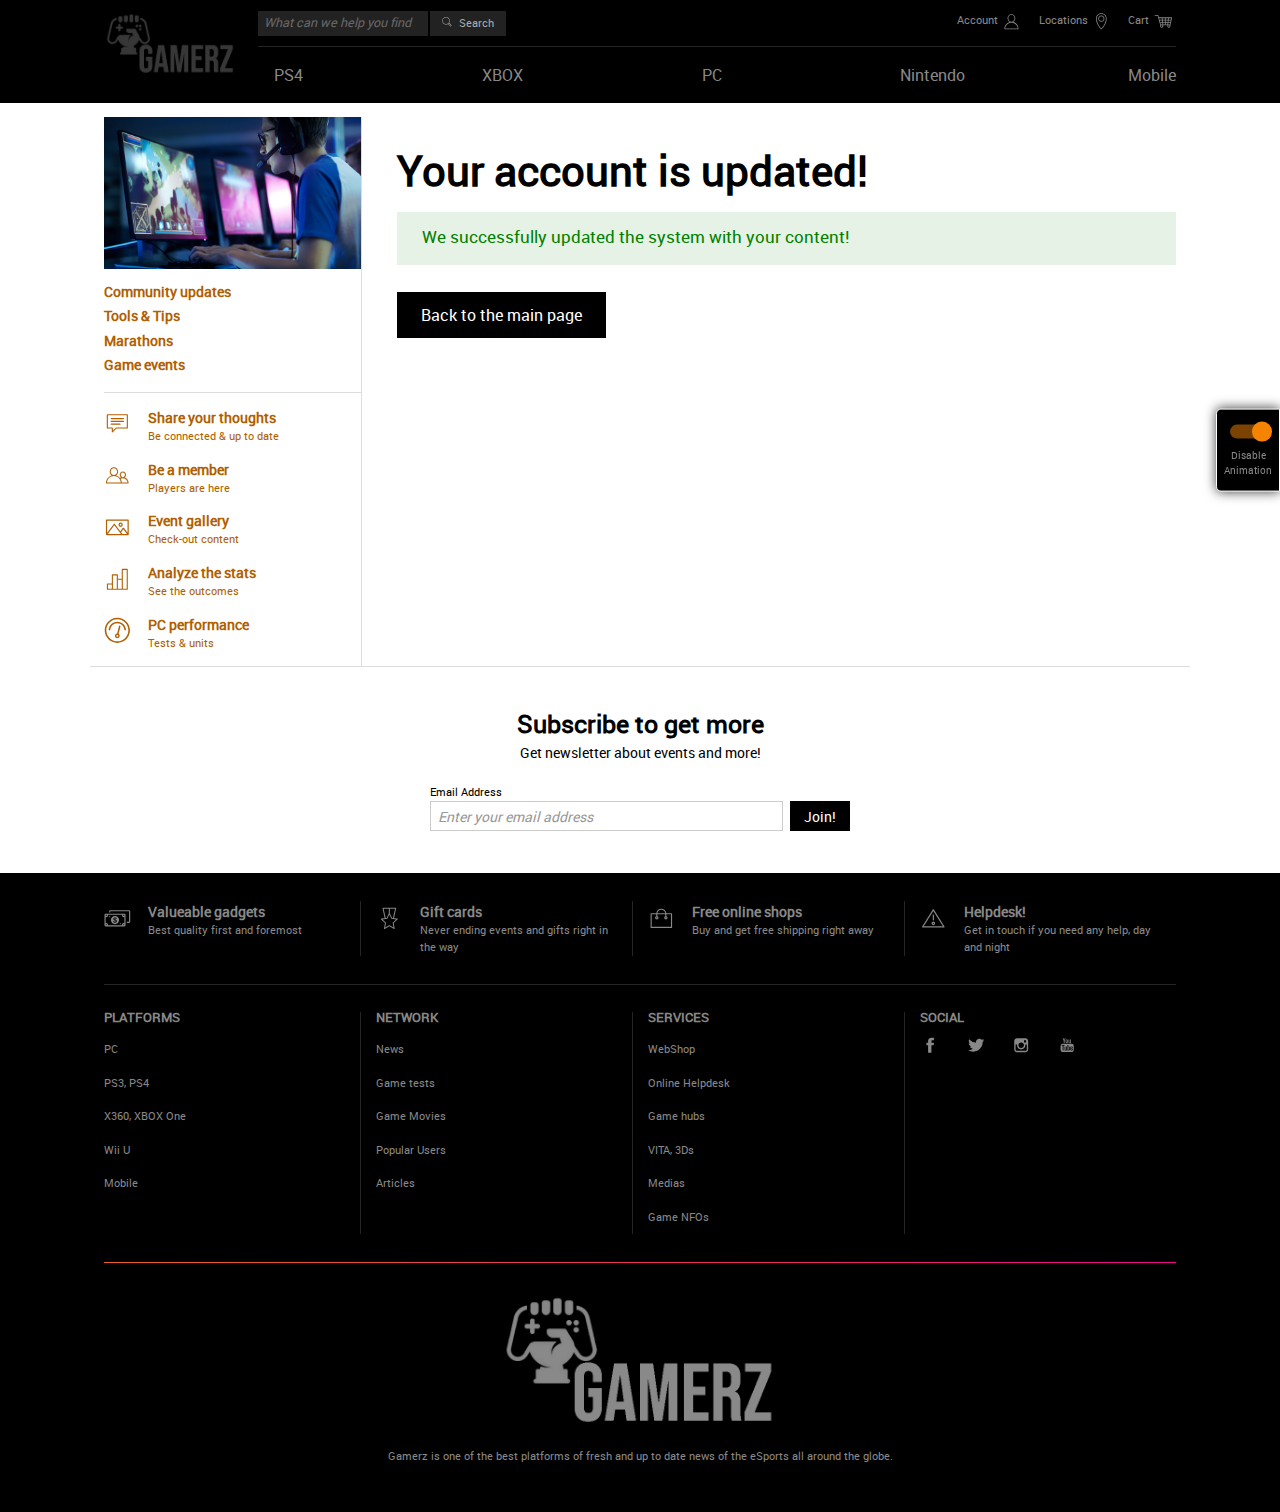
<file: WCAG_website_instance/profileUpdate.html>
<!DOCTYPE html>
<html lang="en">
  <head>
    <meta charset="UTF-8" />
    <meta name="viewport" content="width=device-width, initial-scale=1.0" />
    <meta http-equiv="X-UA-Compatible" content="ie=edge" />
    <title>Profile update | Gamerz Game Club</title>
    <link rel="stylesheet" href="assets/css/main.css" />
    <link rel="stylesheet" href="assets/css/profile.css" />
  </head>
  <body id="page-body" class="page__animation--enabled">
    <div class="container page__skipLinkContainer">
      <a href="#mainContent" class="page__skipLink">
        Skip to main content
      </a>
    </div>
    <button id="page-animation-toggle" class="page__toggleAnimation" onclick="toggleAnimation()">
      Disable Animation
    </button>
    <header class="pageHead">
      <div class="container pageHead__container">
        <a href="index.html" class="pageHead__logo">
          <img src="assets/images/_gamerz-logo.png" alt="Gamerz logo" />
        </a>
        <div class="pageHead__content">
          <form role="search" class="pageHead__search">
            <label for="site-search" class="visuallyHidden">
              Search
            </label>
            <input id="site-search" type="search" placeholder="What can we help you find" maxlength="70" autocomplete="off" class="pageHead__searchField" />
            <button class="pageHead__searchButton">
              <svg aria-hidden="true" viewBox="0 0 24 24" class="pageHead__searchIcon">
                <path d="M18.125,15.804l-4.038-4.037c0.675-1.079,1.012-2.308,1.01-3.534C15.089,4.62,12.199,1.75,8.584,1.75C4.815,1.75,1.982,4.726,2,8.286c0.021,3.577,2.908,6.549,6.578,6.549c1.241,0,2.417-0.347,3.44-0.985l4.032,4.026c0.167,0.166,0.43,0.166,0.596,0l1.479-1.478C18.292,16.234,18.292,15.968,18.125,15.804 M8.578,13.99c-3.198,0-5.716-2.593-5.733-5.71c-0.017-3.084,2.438-5.686,5.74-5.686c3.197,0,5.625,2.493,5.64,5.624C14.242,11.548,11.621,13.99,8.578,13.99 M16.349,16.981l-3.637-3.635c0.131-0.11,0.721-0.695,0.876-0.884l3.642,3.639L16.349,16.981z"/>
              </svg>
              <span class="pageHead__searchLabel">Search</span>
            </button>
          </form>
          <ul class="pageHead__utilities">
            <li class="pageHead__utilitiesItem">
              <a href="form.html" class="pageHead__utilitiesLink">
                <span>Account</span>
                <svg aria-hidden="true" viewBox="0 0 24 24" class="pageHead__utilitiesIcon">
                  <path d="M12.075,10.812c1.358-0.853,2.242-2.507,2.242-4.037c0-2.181-1.795-4.618-4.198-4.618S5.921,4.594,5.921,6.775c0,1.53,0.884,3.185,2.242,4.037c-3.222,0.865-5.6,3.807-5.6,7.298c0,0.23,0.189,0.42,0.42,0.42h14.273c0.23,0,0.42-0.189,0.42-0.42C17.676,14.619,15.297,11.677,12.075,10.812 M6.761,6.775c0-2.162,1.773-3.778,3.358-3.778s3.359,1.616,3.359,3.778c0,2.162-1.774,3.778-3.359,3.778S6.761,8.937,6.761,6.775 M3.415,17.69c0.218-3.51,3.142-6.297,6.704-6.297c3.562,0,6.486,2.787,6.705,6.297H3.415z"></path>
                </svg>
              </a>
            </li>
            <li class="pageHead__utilitiesItem">
              <a href="address.html" class="pageHead__utilitiesLink">
                <span>Locations</span>
                <svg aria-hidden="true" viewBox="0 0 24 24" class="pageHead__utilitiesIcon">
                  <path d="M10,1.375c-3.17,0-5.75,2.548-5.75,5.682c0,6.685,5.259,11.276,5.483,11.469c0.152,0.132,0.382,0.132,0.534,0c0.224-0.193,5.481-4.784,5.483-11.469C15.75,3.923,13.171,1.375,10,1.375 M10,17.653c-1.064-1.024-4.929-5.127-4.929-10.596c0-2.68,2.212-4.861,4.929-4.861s4.929,2.181,4.929,4.861C14.927,12.518,11.063,16.627,10,17.653 M10,3.839c-1.815,0-3.286,1.47-3.286,3.286s1.47,3.286,3.286,3.286s3.286-1.47,3.286-3.286S11.815,3.839,10,3.839 M10,9.589c-1.359,0-2.464-1.105-2.464-2.464S8.641,4.661,10,4.661s2.464,1.105,2.464,2.464S11.359,9.589,10,9.589"></path>
                </svg>
              </a>
            </li>
            <li class="pageHead__utilitiesItem">
              <a href="404.html?basket" class="pageHead__utilitiesLink">
                <span>Cart</span>
                <svg aria-hidden="true" viewBox="0 0 24 24" class="pageHead__utilitiesIcon">
                  <path d="M17.671,13.945l0.003,0.002l1.708-7.687l-0.008-0.002c0.008-0.033,0.021-0.065,0.021-0.102c0-0.236-0.191-0.428-0.427-0.428H5.276L4.67,3.472L4.665,3.473c-0.053-0.175-0.21-0.306-0.403-0.306H1.032c-0.236,0-0.427,0.191-0.427,0.427c0,0.236,0.191,0.428,0.427,0.428h2.902l2.667,9.945l0,0c0.037,0.119,0.125,0.217,0.239,0.268c-0.16,0.26-0.257,0.562-0.257,0.891c0,0.943,0.765,1.707,1.708,1.707S10,16.068,10,15.125c0-0.312-0.09-0.602-0.237-0.855h4.744c-0.146,0.254-0.237,0.543-0.237,0.855c0,0.943,0.766,1.707,1.708,1.707c0.944,0,1.709-0.764,1.709-1.707c0-0.328-0.097-0.631-0.257-0.891C17.55,14.182,17.639,14.074,17.671,13.945 M15.934,6.583h2.502l-0.38,1.709h-2.312L15.934,6.583zM5.505,6.583h2.832l0.189,1.709H5.963L5.505,6.583z M6.65,10.854L6.192,9.146h2.429l0.19,1.708H6.65z M6.879,11.707h2.027l0.189,1.709H7.338L6.879,11.707z M8.292,15.979c-0.472,0-0.854-0.383-0.854-0.854c0-0.473,0.382-0.855,0.854-0.855s0.854,0.383,0.854,0.855C9.146,15.596,8.763,15.979,8.292,15.979 M11.708,13.416H9.955l-0.189-1.709h1.943V13.416z M11.708,10.854H9.67L9.48,9.146h2.228V10.854z M11.708,8.292H9.386l-0.19-1.709h2.512V8.292z M14.315,13.416h-1.753v-1.709h1.942L14.315,13.416zM14.6,10.854h-2.037V9.146h2.227L14.6,10.854z M14.884,8.292h-2.321V6.583h2.512L14.884,8.292z M15.978,15.979c-0.471,0-0.854-0.383-0.854-0.854c0-0.473,0.383-0.855,0.854-0.855c0.473,0,0.854,0.383,0.854,0.855C16.832,15.596,16.45,15.979,15.978,15.979 M16.917,13.416h-1.743l0.189-1.709h1.934L16.917,13.416z M15.458,10.854l0.19-1.708h2.218l-0.38,1.708H15.458z"></path>
                </svg>
              </a>
            </li>
          </ul>
          <nav class="pageHead__nav">
            <h2 class="visuallyHidden">Main Navigation</h2>
            <ul class="pageHead__navList pageHead__navList--primary">
              <li class="pageHead__navItem pageHead__navItem--primary">
                <button aria-controls="page-head-subnav-0" aria-expanded="false" class="pageHead__navLink pageHead__navLink--primary">
                  PS4
                </button>
                <ul id="page-head-subnav-0" class="pageHead__navList pageHead__navList--nested">
                  <li class="pageHead__navItem pageHead__navItem--nested">
                    <a href="404.html?mmo" class="pageHead__navLink pageHead__navLink--nested">
                      MMO
                    </a>
                  </li>
                  <li class="pageHead__navItem pageHead__navItem--nested">
                    <a href="404.html?simulations" class="pageHead__navLink pageHead__navLink--nested">
                      Simulations
                    </a>
                  </li>
                  <li class="pageHead__navItem pageHead__navItem--nested">
                    <a href="404.html?adventures" class="pageHead__navLink pageHead__navLink--nested">
                      Adventures
                    </a>
                  </li>
                  <li class="pageHead__navItem pageHead__navItem--nested">
                    <a href="404.html?rts" class="pageHead__navLink pageHead__navLink--nested">
                      RTS
                    </a>
                  </li>
                  <li class="pageHead__navItem pageHead__navItem--nested">
                    <a href="404.html?puzzle" class="pageHead__navLink pageHead__navLink--nested">
                      Puzzle
                    </a>
                  </li>
                  <li class="pageHead__navItem pageHead__navItem--nested">
                    <a href="404.html?action" class="pageHead__navLink pageHead__navLink--nested">
                      Action
                    </a>
                  </li>
                  <li class="pageHead__navItem pageHead__navItem--nested pageHead__navItem--deals">
                    <a href="404.html?ps4-trades" class="pageHead__navLink pageHead__navLink--nested">
                      <svg aria-hidden="true" viewBox="0 0 24 24" class="pageHead__navIcon">
                        <path d="M17.35,2.219h-5.934c-0.115,0-0.225,0.045-0.307,0.128l-8.762,8.762c-0.171,0.168-0.171,0.443,0,0.611l5.933,5.934c0.167,0.171,0.443,0.169,0.612,0l8.762-8.763c0.083-0.083,0.128-0.192,0.128-0.307V2.651C17.781,2.414,17.587,2.219,17.35,2.219M16.916,8.405l-8.332,8.332l-5.321-5.321l8.333-8.332h5.32V8.405z M13.891,4.367c-0.957,0-1.729,0.772-1.729,1.729c0,0.957,0.771,1.729,1.729,1.729s1.729-0.772,1.729-1.729C15.619,5.14,14.848,4.367,13.891,4.367 M14.502,6.708c-0.326,0.326-0.896,0.326-1.223,0c-0.338-0.342-0.338-0.882,0-1.224c0.342-0.337,0.881-0.337,1.223,0C14.84,5.826,14.84,6.366,14.502,6.708"/>
                      </svg>
                      Trades
                    </a>
                  </li>
                  <li class="pageHead__navItem pageHead__navItem--nested pageHead__navItem--close">
                    <button class="pageHead__navCloseButton" onclick="closeAllSubnavs()">
                      <span class="visuallyHidden">
                        Close
                      </span>
                    </button>
                  </li>
                </ul>
              </li>
              <li class="pageHead__navItem pageHead__navItem--primary">
                <button aria-controls="page-head-subnav-1" aria-expanded="false" class="pageHead__navLink pageHead__navLink--primary">
                  XBOX
                </button>
                <ul id="page-head-subnav-1" class="pageHead__navList pageHead__navList--nested">
                  <li class="pageHead__navItem pageHead__navItem--nested">
                    <a href="404.html?mmo" class="pageHead__navLink pageHead__navLink--nested">
                      MMO
                    </a>
                  </li>
                  <li class="pageHead__navItem pageHead__navItem--nested">
                    <a href="404.html?simulations" class="pageHead__navLink pageHead__navLink--nested">
                      Simulations
                    </a>
                  </li>
                  <li class="pageHead__navItem pageHead__navItem--nested">
                    <a href="404.html?adventures" class="pageHead__navLink pageHead__navLink--nested">
                      Adventures
                    </a>
                  </li>
                  <li class="pageHead__navItem pageHead__navItem--nested">
                    <a href="404.html?rts" class="pageHead__navLink pageHead__navLink--nested">
                      RTS
                    </a>
                  </li>
                  <li class="pageHead__navItem pageHead__navItem--nested">
                    <a href="404.html?puzzles" class="pageHead__navLink pageHead__navLink--nested">
                      Puzzle
                    </a>
                  </li>
                  <li class="pageHead__navItem pageHead__navItem--nested">
                    <a href="404.html?tps" class="pageHead__navLink pageHead__navLink--nested">
                      Action
                    </a>
                  </li>
                  <li class="pageHead__navItem pageHead__navItem--nested pageHead__navItem--deals">
                    <a href="404.html?xbox-trades" class="pageHead__navLink pageHead__navLink--nested">
                      <svg aria-hidden="true" viewBox="0 0 24 24" class="pageHead__navIcon">
                        <path d="M17.35,2.219h-5.934c-0.115,0-0.225,0.045-0.307,0.128l-8.762,8.762c-0.171,0.168-0.171,0.443,0,0.611l5.933,5.934c0.167,0.171,0.443,0.169,0.612,0l8.762-8.763c0.083-0.083,0.128-0.192,0.128-0.307V2.651C17.781,2.414,17.587,2.219,17.35,2.219M16.916,8.405l-8.332,8.332l-5.321-5.321l8.333-8.332h5.32V8.405z M13.891,4.367c-0.957,0-1.729,0.772-1.729,1.729c0,0.957,0.771,1.729,1.729,1.729s1.729-0.772,1.729-1.729C15.619,5.14,14.848,4.367,13.891,4.367 M14.502,6.708c-0.326,0.326-0.896,0.326-1.223,0c-0.338-0.342-0.338-0.882,0-1.224c0.342-0.337,0.881-0.337,1.223,0C14.84,5.826,14.84,6.366,14.502,6.708"/>
                      </svg>
                      Trades
                    </a>
                  </li>
                  <li class="pageHead__navItem pageHead__navItem--nested pageHead__navItem--close">
                    <button class="pageHead__navCloseButton" onclick="closeAllSubnavs()">
                      <span class="visuallyHidden">
                        Close
                      </span>
                    </button>
                  </li>
                </ul>
              </li>
              <li class="pageHead__navItem pageHead__navItem--primary">
                <button aria-controls="page-head-subnav-2" aria-expanded="false" class="pageHead__navLink pageHead__navLink--primary">
                  PC
                </button>
                <ul id="page-head-subnav-2" class="pageHead__navList pageHead__navList--nested">
                  <li class="pageHead__navItem pageHead__navItem--nested">
                    <a href="item.html" class="pageHead__navLink pageHead__navLink--nested">
                      MMO
                    </a>
                  </li>
                  <li class="pageHead__navItem pageHead__navItem--nested">
                    <a href="404.html?simulations" class="pageHead__navLink pageHead__navLink--nested">
                      Simulations
                    </a>
                  </li>
                  <li class="pageHead__navItem pageHead__navItem--nested">
                    <a href="404.html?adventures" class="pageHead__navLink pageHead__navLink--nested">
                      Adventures
                    </a>
                  </li>
                  <li class="pageHead__navItem pageHead__navItem--nested">
                    <a href="404.html?rts" class="pageHead__navLink pageHead__navLink--nested">
                      RTS
                    </a>
                  </li>
                  <li class="pageHead__navItem pageHead__navItem--nested">
                    <a href="404.html?puzzle" class="pageHead__navLink pageHead__navLink--nested">
                      Puzzle
                    </a>
                  </li>
                  <li class="pageHead__navItem pageHead__navItem--nested">
                    <a href="404.html?action" class="pageHead__navLink pageHead__navLink--nested">
                      Action
                    </a>
                  </li>
                  <li class="pageHead__navItem pageHead__navItem--nested">
                    <a href="404.html?stealth-shooter" class="pageHead__navLink pageHead__navLink--nested">
                      Stealth Shooter
                    </a>
                  </li>
                  <li class="pageHead__navItem pageHead__navItem--nested pageHead__navItem--deals">
                    <a href="404.html?pc-trades" class="pageHead__navLink pageHead__navLink--nested">
                      <svg aria-hidden="true" viewBox="0 0 24 24" class="pageHead__navIcon">
                        <path d="M17.35,2.219h-5.934c-0.115,0-0.225,0.045-0.307,0.128l-8.762,8.762c-0.171,0.168-0.171,0.443,0,0.611l5.933,5.934c0.167,0.171,0.443,0.169,0.612,0l8.762-8.763c0.083-0.083,0.128-0.192,0.128-0.307V2.651C17.781,2.414,17.587,2.219,17.35,2.219M16.916,8.405l-8.332,8.332l-5.321-5.321l8.333-8.332h5.32V8.405z M13.891,4.367c-0.957,0-1.729,0.772-1.729,1.729c0,0.957,0.771,1.729,1.729,1.729s1.729-0.772,1.729-1.729C15.619,5.14,14.848,4.367,13.891,4.367 M14.502,6.708c-0.326,0.326-0.896,0.326-1.223,0c-0.338-0.342-0.338-0.882,0-1.224c0.342-0.337,0.881-0.337,1.223,0C14.84,5.826,14.84,6.366,14.502,6.708"/>
                      </svg>
                      Trades
                    </a>
                  </li>
                  <li class="pageHead__navItem pageHead__navItem--nested pageHead__navItem--close">
                    <button class="pageHead__navCloseButton" onclick="closeAllSubnavs()">
                      <span class="visuallyHidden">
                        Close
                      </span>
                    </button>
                  </li>
                </ul>
              </li>
              <li class="pageHead__navItem pageHead__navItem--primary">
                <button aria-controls="page-head-subnav-3" aria-expanded="false" class="pageHead__navLink pageHead__navLink--primary">
                  Nintendo
                </button>
                <ul id="page-head-subnav-3" class="pageHead__navList pageHead__navList--nested">
                  <li class="pageHead__navItem pageHead__navItem--nested">
                    <a href="item.html" class="pageHead__navLink pageHead__navLink--nested">
                      Role playing
                    </a>
                  </li>
                  <li class="pageHead__navItem pageHead__navItem--nested">
                    <a href="404.html?strategy" class="pageHead__navLink pageHead__navLink--nested">
                      Strategy
                    </a>
                  </li>
                  <li class="pageHead__navItem pageHead__navItem--nested">
                    <a href="404.html?sport" class="pageHead__navLink pageHead__navLink--nested">
                      Sport
                    </a>
                  </li>
                  <li class="pageHead__navItem pageHead__navItem--nested">
                    <a href="404.html?action" class="pageHead__navLink pageHead__navLink--nested">
                      Action
                    </a>
                  </li>
                  <li class="pageHead__navItem pageHead__navItem--nested">
                    <a href="404.html?adventures" class="pageHead__navLink pageHead__navLink--nested">
                      Adventures
                    </a>
                  </li>
                  <li class="pageHead__navItem pageHead__navItem--nested pageHead__navItem--deals">
                    <a href="404.html?trades" class="pageHead__navLink pageHead__navLink--nested">
                      <svg aria-hidden="true" viewBox="0 0 24 24" class="pageHead__navIcon">
                        <path d="M17.35,2.219h-5.934c-0.115,0-0.225,0.045-0.307,0.128l-8.762,8.762c-0.171,0.168-0.171,0.443,0,0.611l5.933,5.934c0.167,0.171,0.443,0.169,0.612,0l8.762-8.763c0.083-0.083,0.128-0.192,0.128-0.307V2.651C17.781,2.414,17.587,2.219,17.35,2.219M16.916,8.405l-8.332,8.332l-5.321-5.321l8.333-8.332h5.32V8.405z M13.891,4.367c-0.957,0-1.729,0.772-1.729,1.729c0,0.957,0.771,1.729,1.729,1.729s1.729-0.772,1.729-1.729C15.619,5.14,14.848,4.367,13.891,4.367 M14.502,6.708c-0.326,0.326-0.896,0.326-1.223,0c-0.338-0.342-0.338-0.882,0-1.224c0.342-0.337,0.881-0.337,1.223,0C14.84,5.826,14.84,6.366,14.502,6.708"/>
                      </svg>
                      Trades
                    </a>
                  </li>
                  <li class="pageHead__navItem pageHead__navItem--nested pageHead__navItem--close">
                    <button class="pageHead__navCloseButton" onclick="closeAllSubnavs()">
                      <span class="visuallyHidden">
                        Close
                      </span>
                    </button>
                  </li>
                </ul>
              </li>
              <li class="pageHead__navItem pageHead__navItem--primary">
                <a class="pageHead__navLink pageHead__navLink--primary" href="404.html?mobile">
                  Mobile
                </a>
              </li>
            </ul>
          </nav>
        </div>
      </div>
    </header>
    <main class="pageMain">
      <div class="container pageMain__container account__container">
        <div id="mainContent" class="pageMain__content account__content" style="order: 1;">
          <h1 class="page__title">Your account is updated!</h1>
          <p class="page__note page__note--success">
            We successfully updated the system with your content!
          </p>
          <br />
          <a class="account__button" href="/">Back to the main page</a>
        </div>
        <aside class="pageMain__sidebar">
            <div class="pageMain__sidebarCategory">
              <img src="assets/images/_flyer-5.jpg" alt="Backpackers on a rock looking into the sunset" />
              <div class="pageMain__sidebarContent">
                <ul class="pageMain__sidebarTextNav">
                  <li class="pageMain__sidebarTextNavItem">
                    <a href="404.html?community-updates" class="pageMain__sidebarTextNavLink">
                      Community updates
                    </a>
                  </li>
                  <li class="pageMain__sidebarTextNavItem">
                    <a href="404.html?tools-and-tips" class="pageMain__sidebarTextNavLink">
                      Tools &amp; Tips
                    </a>
                  </li>
                  <li class="pageMain__sidebarTextNavItem">
                    <a href="404.html?marathon" class="pageMain__sidebarTextNavLink">
                      Marathons
                    </a>
                  </li>
                  <li class="pageMain__sidebarTextNavItem">
                    <a href="404.html?game-events" class="pageMain__sidebarTextNavLink">
                      Game events
                    </a>
                  </li>
                </ul>
                <dl class="pageMain__sidebarIconNav">
                  <div class="pageMain__sidebarIconNavItem">
                    <dt class="pageMain__sidebarIconNavTitle">
                      <a href="404.html?share-your-thoughts" class="pageMain__sidebarIconNavLink">
                        <svg aria-hidden="true" viewBox="0 0 24 24" class="pageMain__sidebarIconNavIcon">
                          <path d="M14.999,8.543c0,0.229-0.188,0.417-0.416,0.417H5.417C5.187,8.959,5,8.772,5,8.543s0.188-0.417,0.417-0.417h9.167C14.812,8.126,14.999,8.314,14.999,8.543 M12.037,10.213H5.417C5.187,10.213,5,10.4,5,10.63c0,0.229,0.188,0.416,0.417,0.416h6.621c0.229,0,0.416-0.188,0.416-0.416C12.453,10.4,12.266,10.213,12.037,10.213 M14.583,6.046H5.417C5.187,6.046,5,6.233,5,6.463c0,0.229,0.188,0.417,0.417,0.417h9.167c0.229,0,0.416-0.188,0.416-0.417C14.999,6.233,14.812,6.046,14.583,6.046 M17.916,3.542v10c0,0.229-0.188,0.417-0.417,0.417H9.373l-2.829,2.796c-0.117,0.116-0.71,0.297-0.71-0.296v-2.5H2.5c-0.229,0-0.417-0.188-0.417-0.417v-10c0-0.229,0.188-0.417,0.417-0.417h15C17.729,3.126,17.916,3.313,17.916,3.542 M17.083,3.959H2.917v9.167H6.25c0.229,0,0.417,0.187,0.417,0.416v1.919l2.242-2.215c0.079-0.077,0.184-0.12,0.294-0.12h7.881V3.959z"/>
                        </svg>
                        Share your thoughts
                      </a>
                    </dt>
                    <dd class="pageMain__sidebarIconNavNote">
                      <a href="404.html?share-your-thoughts" class="pageMain__sidebarIconNavLink">
                        Be connected &amp; up to date
                      </a>
                    </dd>
                  </div>
                  <div class="pageMain__sidebarIconNavItem">
                    <dt class="pageMain__sidebarIconNavTitle">
                      <a href="404.html?be-a-member" class="pageMain__sidebarIconNavLink">
                        <svg aria-hidden="true" viewBox="0 0 24 24" class="pageMain__sidebarIconNavIcon">
                          <path d="M15.573,11.624c0.568-0.478,0.947-1.219,0.947-2.019c0-1.37-1.108-2.569-2.371-2.569s-2.371,1.2-2.371,2.569c0,0.8,0.379,1.542,0.946,2.019c-0.253,0.089-0.496,0.2-0.728,0.332c-0.743-0.898-1.745-1.573-2.891-1.911c0.877-0.61,1.486-1.666,1.486-2.812c0-1.79-1.479-3.359-3.162-3.359S4.269,5.443,4.269,7.233c0,1.146,0.608,2.202,1.486,2.812c-2.454,0.725-4.252,2.998-4.252,5.685c0,0.218,0.178,0.396,0.395,0.396h16.203c0.218,0,0.396-0.178,0.396-0.396C18.497,13.831,17.273,12.216,15.573,11.624 M12.568,9.605c0-0.822,0.689-1.779,1.581-1.779s1.58,0.957,1.58,1.779s-0.688,1.779-1.58,1.779S12.568,10.427,12.568,9.605 M5.06,7.233c0-1.213,1.014-2.569,2.371-2.569c1.358,0,2.371,1.355,2.371,2.569S8.789,9.802,7.431,9.802C6.073,9.802,5.06,8.447,5.06,7.233 M2.309,15.335c0.202-2.649,2.423-4.742,5.122-4.742s4.921,2.093,5.122,4.742H2.309z M13.346,15.335c-0.067-0.997-0.382-1.928-0.882-2.732c0.502-0.271,1.075-0.429,1.686-0.429c1.828,0,3.338,1.385,3.535,3.161H13.346z"/>
                        </svg>
                        Be a member
                      </a>
                    </dt>
                    <dd class="pageMain__sidebarIconNavNote">
                      <a href="404.html?players-are-here" class="pageMain__sidebarIconNavLink">
                        Players are here
                      </a>
                    </dd>
                  </div>
                  <div class="pageMain__sidebarIconNavItem">
                    <dt class="pageMain__sidebarIconNavTitle">
                      <a href="404.html?event-gallery" class="pageMain__sidebarIconNavLink">
                        <svg aria-hidden="true" fill-rule="evenodd" clip-rule="evenodd" viewBox="0 0 24 24" class="pageMain__sidebarIconNavIcon">
                          <path d="M18.555,15.354V4.592c0-0.248-0.202-0.451-0.45-0.451H1.888c-0.248,0-0.451,0.203-0.451,0.451v10.808c0,0.559,0.751,0.451,0.451,0.451h16.217h0.005C18.793,15.851,18.478,14.814,18.555,15.354 M2.8,14.949l4.944-6.464l4.144,5.419c0.003,0.003,0.003,0.003,0.003,0.005l0.797,1.04H2.8z M13.822,14.949l-1.006-1.317l1.689-2.218l2.688,3.535H13.822z M17.654,14.064l-2.791-3.666c-0.181-0.237-0.535-0.237-0.716,0l-1.899,2.493l-4.146-5.42c-0.18-0.237-0.536-0.237-0.716,0l-5.047,6.598V5.042h15.316V14.064z M12.474,6.393c-0.869,0-1.577,0.707-1.577,1.576s0.708,1.576,1.577,1.576s1.577-0.707,1.577-1.576S13.343,6.393,12.474,6.393 M12.474,8.645c-0.371,0-0.676-0.304-0.676-0.676s0.305-0.676,0.676-0.676c0.372,0,0.676,0.304,0.676,0.676S12.846,8.645,12.474,8.645"/>
                        </svg>
                        Event gallery
                      </a>
                    </dt>
                    <dd class="pageMain__sidebarIconNavNote">
                      <a href="404.html?check-out-content" class="pageMain__sidebarIconNavLink">
                        Check-out content
                      </a>
                    </dd>
                  </div>
                  <div class="pageMain__sidebarIconNavItem">
                    <dt class="pageMain__sidebarIconNavTitle">
                      <a href="404.html?analyze-the-stats" class="pageMain__sidebarIconNavLink">
                        <svg aria-hidden="true" fill-rule="evenodd" clip-rule="evenodd" viewBox="0 0 24 24" class="pageMain__sidebarIconNavIcon">
                          <path d="M17.431,2.156h-3.715c-0.228,0-0.413,0.186-0.413,0.413v6.973h-2.89V6.687c0-0.229-0.186-0.413-0.413-0.413H6.285c-0.228,0-0.413,0.184-0.413,0.413v6.388H2.569c-0.227,0-0.413,0.187-0.413,0.413v3.942c0,0.228,0.186,0.413,0.413,0.413h14.862c0.228,0,0.413-0.186,0.413-0.413V2.569C17.844,2.342,17.658,2.156,17.431,2.156 M5.872,17.019h-2.89v-3.117h2.89V17.019zM9.587,17.019h-2.89V7.1h2.89V17.019z M13.303,17.019h-2.89v-6.651h2.89V17.019z M17.019,17.019h-2.891V2.982h2.891V17.019z"/>
                        </svg>
                        Analyze the stats
                      </a>
                    </dt>
                    <dd class="pageMain__sidebarIconNavNote">
                      <a href="404.html?see-the-outcomes" class="pageMain__sidebarIconNavLink">
                        See the outcomes
                      </a>
                    </dd>
                  </div>
                  <div class="pageMain__sidebarIconNavItem">
                    <dt class="pageMain__sidebarIconNavTitle">
                      <a href="404.html?pc-performance" class="pageMain__sidebarIconNavLink">
                        <svg aria-hidden="true" viewBox="0 0 24 24" class="pageMain__sidebarIconNavIcon">
                          <path d="M4.68,13.716v-0.169H4.554C4.592,13.605,4.639,13.658,4.68,13.716z M11.931,6.465
    c-0.307-0.087-0.623,0.106-0.706,0.432l-1.389,5.484c-0.901,0.084-1.609,0.833-1.609,1.757c0,0.979,0.793,1.773,1.773,1.773
    c0.979,0,1.773-0.794,1.773-1.773c0-0.624-0.324-1.171-0.812-1.486l1.377-5.439C12.422,6.887,12.239,6.552,11.931,6.465z
    M10.591,14.729H9.408v-1.182h1.183V14.729z M15.32,13.716c0.04-0.058,0.087-0.11,0.126-0.169H15.32V13.716z M10,3.497
    c-3.592,0-6.503,2.911-6.503,6.503H4.68c0-2.938,2.382-5.32,5.32-5.32s5.32,2.382,5.32,5.32h1.182
    C16.502,6.408,13.591,3.497,10,3.497z M10,0.542c-5.224,0-9.458,4.234-9.458,9.458c0,5.224,4.234,9.458,9.458,9.458
    c5.224,0,9.458-4.234,9.458-9.458C19.458,4.776,15.224,0.542,10,0.542z M15.32,16.335v0.167h-0.212
    c-1.407,1.107-3.179,1.773-5.108,1.773c-1.93,0-3.701-0.666-5.108-1.773H4.68v-0.167C2.874,14.816,1.724,12.543,1.724,10
    c0-4.571,3.706-8.276,8.276-8.276c4.57,0,8.275,3.706,8.275,8.276C18.275,12.543,17.126,14.816,15.32,16.335z"/>
                        </svg>
                        PC performance
                      </a>
                    </dt>
                    <dd class="pageMain__sidebarIconNavNote">
                      <a href="404.html?tests-and-units" class="pageMain__sidebarIconNavLink">
                        Tests &amp; units
                      </a>
                    </dd>
                  </div>
                </dl>
              </div>
            </div>
        </aside>
      </div>
      <div class="container">
        <div class="pageMain__emailSignUp">
          <h2 class="pageMain__emailSignUpTitle">
            Subscribe to get more
          </h2>
          <p class="pageMain__emailSignUpMessage">
            Get newsletter about events and more!
          </p>
          <form class="pageMain__emailSignUpForm">
            <label for="email" class="pageMain__emailSignUpLabel">
              Email Address
            </label>
            <input type="email" id="email" maxlength="70" placeholder="Enter your email address" class="pageMain__emailSignUpField" />
            <button type="submit" class="pageMain__emailSignUpButton">
              Join!
            </button>
          </form>
        </div>
      </div>
    </main>
    <footer class="pageFoot">
      <div class="container pageFoot__container">
        <dl class="pageFoot__iconNav">
          <div class="pageFoot__iconNavItem">
            <dt class="pageFoot__iconNavTitle">
              <a href="404.html?trades" class="pageFoot__iconNavLink">
                <svg aria-hidden="true" viewBox="0 0 24 24" class="pageFoot__iconNavIcon">
                  <path d="M4.319,8.257c-0.242,0-0.438,0.196-0.438,0.438c0,0.243,0.196,0.438,0.438,0.438c0.242,0,0.438-0.196,0.438-0.438C4.757,8.454,4.561,8.257,4.319,8.257 M7.599,10.396c0,0.08,0.017,0.148,0.05,0.204c0.034,0.056,0.076,0.104,0.129,0.144c0.051,0.04,0.112,0.072,0.182,0.097c0.041,0.015,0.068,0.028,0.098,0.04V9.918C7.925,9.927,7.832,9.958,7.747,10.02C7.648,10.095,7.599,10.22,7.599,10.396 M15.274,6.505H1.252c-0.484,0-0.876,0.392-0.876,0.876v7.887c0,0.484,0.392,0.876,0.876,0.876h14.022c0.483,0,0.876-0.392,0.876-0.876V7.381C16.15,6.897,15.758,6.505,15.274,6.505M1.69,7.381c0.242,0,0.438,0.196,0.438,0.438S1.932,8.257,1.69,8.257c-0.242,0-0.438-0.196-0.438-0.438S1.448,7.381,1.69,7.381M1.69,15.269c-0.242,0-0.438-0.196-0.438-0.438s0.196-0.438,0.438-0.438c0.242,0,0.438,0.195,0.438,0.438S1.932,15.269,1.69,15.269M14.836,15.269c-0.242,0-0.438-0.196-0.438-0.438s0.196-0.438,0.438-0.438s0.438,0.195,0.438,0.438S15.078,15.269,14.836,15.269M15.274,13.596c-0.138-0.049-0.283-0.08-0.438-0.08c-0.726,0-1.314,0.589-1.314,1.314c0,0.155,0.031,0.301,0.08,0.438H2.924c0.049-0.138,0.081-0.283,0.081-0.438c0-0.726-0.589-1.314-1.315-1.314c-0.155,0-0.3,0.031-0.438,0.08V9.053C1.39,9.103,1.535,9.134,1.69,9.134c0.726,0,1.315-0.588,1.315-1.314c0-0.155-0.032-0.301-0.081-0.438h10.678c-0.049,0.137-0.08,0.283-0.08,0.438c0,0.726,0.589,1.314,1.314,1.314c0.155,0,0.301-0.031,0.438-0.081V13.596z M14.836,8.257c-0.242,0-0.438-0.196-0.438-0.438s0.196-0.438,0.438-0.438s0.438,0.196,0.438,0.438S15.078,8.257,14.836,8.257 M12.207,13.516c-0.242,0-0.438,0.196-0.438,0.438s0.196,0.438,0.438,0.438s0.438-0.196,0.438-0.438S12.449,13.516,12.207,13.516 M8.812,11.746c-0.059-0.043-0.126-0.078-0.199-0.104c-0.047-0.017-0.081-0.031-0.117-0.047v1.12c0.137-0.021,0.237-0.064,0.336-0.143c0.116-0.09,0.174-0.235,0.174-0.435c0-0.092-0.018-0.17-0.053-0.233C8.918,11.842,8.87,11.788,8.812,11.746 M18.78,3.875H4.757c-0.484,0-0.876,0.392-0.876,0.876V5.19c0,0.242,0.196,0.438,0.438,0.438c0.242,0,0.438-0.196,0.438-0.438V4.752H18.78v7.888h-1.315c-0.242,0-0.438,0.196-0.438,0.438c0,0.243,0.195,0.438,0.438,0.438h1.315c0.483,0,0.876-0.393,0.876-0.876V4.752C19.656,4.268,19.264,3.875,18.78,3.875 M8.263,8.257c-1.694,0-3.067,1.374-3.067,3.067c0,1.695,1.373,3.068,3.067,3.068c1.695,0,3.067-1.373,3.067-3.068C11.33,9.631,9.958,8.257,8.263,8.257 M9.488,12.543c-0.062,0.137-0.147,0.251-0.255,0.342c-0.108,0.092-0.234,0.161-0.378,0.209c-0.123,0.041-0.229,0.063-0.359,0.075v0.347H8.058v-0.347c-0.143-0.009-0.258-0.032-0.388-0.078c-0.152-0.053-0.281-0.128-0.388-0.226c-0.108-0.098-0.191-0.217-0.25-0.359c-0.059-0.143-0.087-0.307-0.083-0.492h0.575c-0.004,0.219,0.046,0.391,0.146,0.518c0.088,0.109,0.207,0.165,0.388,0.185v-1.211c-0.102-0.031-0.189-0.067-0.3-0.109c-0.136-0.051-0.259-0.116-0.368-0.198c-0.109-0.082-0.198-0.183-0.265-0.306c-0.067-0.123-0.101-0.275-0.101-0.457c0-0.159,0.031-0.298,0.093-0.419c0.062-0.121,0.146-0.222,0.252-0.303S7.597,9.57,7.735,9.527C7.85,9.491,7.944,9.474,8.058,9.468V9.134h0.438v0.333c0.114,0.005,0.207,0.021,0.319,0.054c0.134,0.04,0.251,0.099,0.351,0.179c0.099,0.079,0.178,0.18,0.237,0.303c0.059,0.122,0.088,0.265,0.088,0.427H8.916c-0.007-0.169-0.051-0.297-0.134-0.387C8.712,9.968,8.626,9.932,8.496,9.919v1.059c0.116,0.035,0.213,0.074,0.333,0.118c0.145,0.053,0.272,0.121,0.383,0.203c0.111,0.083,0.2,0.186,0.268,0.308c0.067,0.123,0.101,0.273,0.101,0.453C9.581,12.244,9.549,12.406,9.488,12.543"/>
                </svg>
                Valueable gadgets
              </a>
            </dt>
            <dd class="pageFoot__iconNavNote">
              <a href="404.html?trades" class="pageFoot__iconNavLink">
                Best quality first and foremost
              </a>
            </dd>
          </div>
          <div class="pageFoot__iconNavItem">
            <dt class="pageFoot__iconNavTitle">
              <a href="404.html?articles" class="pageFoot__iconNavLink">
                <svg aria-hidden="true" viewBox="0 0 24 24" fill-rule="evenodd" clip-rule="evenodd" class="pageFoot__iconNavIcon">
                  <path d="M15.94,10.179l-2.437-0.325l1.62-7.379c0.047-0.235-0.132-0.458-0.372-0.458H5.25c-0.241,0-0.42,0.223-0.373,0.458l1.634,7.376L4.06,10.179c-0.312,0.041-0.446,0.425-0.214,0.649l2.864,2.759l-0.724,3.947c-0.058,0.315,0.277,0.554,0.559,0.401l3.457-1.916l3.456,1.916c-0.419-0.238,0.56,0.439,0.56-0.401l-0.725-3.947l2.863-2.759C16.388,10.604,16.254,10.22,15.94,10.179M10.381,2.778h3.902l-1.536,6.977L12.036,9.66l-1.655-3.546V2.778z M5.717,2.778h3.903v3.335L7.965,9.66L7.268,9.753L5.717,2.778zM12.618,13.182c-0.092,0.088-0.134,0.217-0.11,0.343l0.615,3.356l-2.938-1.629c-0.057-0.03-0.122-0.048-0.184-0.048c-0.063,0-0.128,0.018-0.185,0.048l-2.938,1.629l0.616-3.356c0.022-0.126-0.019-0.255-0.11-0.343l-2.441-2.354l3.329-0.441c0.128-0.017,0.24-0.099,0.295-0.215l1.435-3.073l1.435,3.073c0.055,0.116,0.167,0.198,0.294,0.215l3.329,0.441L12.618,13.182z"/>
                </svg>
                Gift cards
              </a>
            </dt>
            <dd class="pageFoot__iconNavNote">
              <a href="404.html?articles" class="pageFoot__iconNavLink">
                Never ending events and gifts right in the way
              </a>
            </dd>
          </div>
          <div class="pageFoot__iconNavItem">
            <dt class="pageFoot__iconNavTitle">
              <a href="404.html?free-online-shops" class="pageFoot__iconNavLink">
                <svg aria-hidden="true" viewBox="0 0 24 24" fill-rule="evenodd" clip-rule="evenodd" class="pageFoot__iconNavIcon">
                  <path d="M17.638,6.181h-3.844C13.581,4.273,11.963,2.786,10,2.786c-1.962,0-3.581,1.487-3.793,3.395H2.362c-0.233,0-0.424,0.191-0.424,0.424v10.184c0,0.232,0.191,0.424,0.424,0.424h15.276c0.234,0,0.425-0.191,0.425-0.424V6.605C18.062,6.372,17.872,6.181,17.638,6.181 M13.395,9.151c0.234,0,0.425,0.191,0.425,0.424S13.629,10,13.395,10c-0.232,0-0.424-0.191-0.424-0.424S13.162,9.151,13.395,9.151 M10,3.635c1.493,0,2.729,1.109,2.936,2.546H7.064C7.271,4.744,8.506,3.635,10,3.635 M6.605,9.151c0.233,0,0.424,0.191,0.424,0.424S6.838,10,6.605,10c-0.233,0-0.424-0.191-0.424-0.424S6.372,9.151,6.605,9.151 M17.214,16.365H2.786V7.029h3.395v1.347C5.687,8.552,5.332,9.021,5.332,9.575c0,0.703,0.571,1.273,1.273,1.273c0.702,0,1.273-0.57,1.273-1.273c0-0.554-0.354-1.023-0.849-1.199V7.029h5.941v1.347c-0.495,0.176-0.849,0.645-0.849,1.199c0,0.703,0.57,1.273,1.272,1.273s1.273-0.57,1.273-1.273c0-0.554-0.354-1.023-0.849-1.199V7.029h3.395V16.365z"/>
                </svg>
                Free online shops
              </a>
            </dt>
            <dd class="pageFoot__iconNavNote">
              <a href="404.html?free-online-shops" class="pageFoot__iconNavLink">
                Buy and get free shipping right away
              </a>
            </dd>
          </div>
          <div class="pageFoot__iconNavItem">
            <dt class="pageFoot__iconNavTitle">
              <a href="404.html?helpdesk" class="pageFoot__iconNavLink">
                <svg aria-hidden="true" viewBox="0 0 24 24" class="pageFoot__iconNavIcon">
                  <path d="M18.344,16.174l-7.98-12.856c-0.172-0.288-0.586-0.288-0.758,0L1.627,16.217c0.339-0.543-0.603,0.668,0.384,0.682h15.991C18.893,16.891,18.167,15.961,18.344,16.174 M2.789,16.008l7.196-11.6l7.224,11.6H2.789z M10.455,7.552v3.561c0,0.244-0.199,0.445-0.443,0.445s-0.443-0.201-0.443-0.445V7.552c0-0.245,0.199-0.445,0.443-0.445S10.455,7.307,10.455,7.552M10.012,12.439c-0.733,0-1.33,0.6-1.33,1.336s0.597,1.336,1.33,1.336c0.734,0,1.33-0.6,1.33-1.336S10.746,12.439,10.012,12.439M10.012,14.221c-0.244,0-0.443-0.199-0.443-0.445c0-0.244,0.199-0.445,0.443-0.445s0.443,0.201,0.443,0.445C10.455,14.021,10.256,14.221,10.012,14.221"/>
                </svg>
                Helpdesk!
              </a>
            </dt>
            <dd class="pageFoot__iconNavNote">
              <a href="404.html?helpdesk" class="pageFoot__iconNavLink">
                Get in touch if you need any help, day and night
              </a>
            </dd>
          </div>
        </dl>
        <nav class="pageFoot__nav">
          <div class="pageFoot__navSection">
            <h2 class="pageFoot__navTitle">
              Platforms
            </h2>
            <ul class="pageFoot__navItems">
              <li class="pageFoot__navItem">
                <a href="404.html?pc" class="pageFoot__navLink">
                  PC
                </a>
              </li>
              <li class="pageFoot__navItem">
                <a href="404.html?ps3-ps4" class="pageFoot__navLink">
                  PS3, PS4
                </a>
              </li>
              <li class="pageFoot__navItem">
                <a href="404.html?x360-xbox-one" class="pageFoot__navLink">
                  X360, XBOX One
                </a>
              </li>
              <li class="pageFoot__navItem">
                <a href="404.html?wii-u" class="pageFoot__navLink">
                  Wii U
                </a>
              </li>
              <li class="pageFoot__navItem">
                <a href="404.html?mobile" class="pageFoot__navLink">
                  Mobile
                </a>
              </li>
            </ul>
          </div>
          <div class="pageFoot__navSection">
            <h2 class="pageFoot__navTitle">
              Network
            </h2>
            <ul class="pageFoot__navItems">
              <li class="pageFoot__navItem">
                <a href="form.html" class="pageFoot__navLink">
                  News
                </a>
              </li>
              <li class="pageFoot__navItem">
                <a href="404.html?game-tests" class="pageFoot__navLink">
                  Game tests
                </a>
              </li>
              <li class="pageFoot__navItem">
                <a href="404.html?game-movies" class="pageFoot__navLink">
                  Game Movies
                </a>
              </li>
              <li class="pageFoot__navItem">
                <a href="404.html?popular-users" class="pageFoot__navLink">
                  Popular Users
                </a>
              </li>
              <li class="pageFoot__navItem">
                <a href="404.html?articles" class="pageFoot__navLink">
                  Articles
                </a>
              </li>
            </ul>
          </div>
          <div class="pageFoot__navSection">
            <h2 class="pageFoot__navTitle">
              Services
            </h2>
            <ul class="pageFoot__navItems">
              <li class="pageFoot__navItem">
                <a href="address.html" class="pageFoot__navLink">
                  WebShop
                </a>
              </li>
              <li class="pageFoot__navItem">
                <a href="404.html?online-helpdesk" class="pageFoot__navLink">
                  Online Helpdesk
                </a>
              </li>
              <li class="pageFoot__navItem">
                <a href="404.html?game-hubs" class="pageFoot__navLink">
                  Game hubs
                </a>
              </li>
              <li class="pageFoot__navItem">
                <a href="404.html?vita-3ds" class="pageFoot__navLink">
                  VITA, 3Ds
                </a>
              </li>
              <li class="pageFoot__navItem">
                <a href="404.html?medias" class="pageFoot__navLink">
                  Medias
                </a>
              </li>
              <li class="pageFoot__navItem">
                <a href="404.html?game-nfos" class="pageFoot__navLink">
                  Game NFOs
                </a>
              </li>
            </ul>
          </div>
          <div class="pageFoot__navSection">
            <h2 class="pageFoot__navTitle">
              Social
            </h2>
            <ul class="pageFoot__navIcons">
              <li class="pageFoot__navIcon">
                <a href="404.html?facebook" class="pageFoot__navLink">
                  <svg aria-hidden="true" viewBox="0 0 34 34" class="pageFoot__navIconSymbol">
                    <g transform="translate(1 1)">

      <path fill="currentColor" d="M11.344,5.71c0-0.73,0.074-1.122,1.199-1.122h1.502V1.871h-2.404c-2.886,0-3.903,1.36-3.903,3.646v1.765h-1.8V10h1.8v8.128h3.601V10h2.403l0.32-2.718h-2.724L11.344,5.71z"></path>
    </g>
                  </svg>
                  <span class="visuallyHidden">
                    Join us on Facebook
                  </span>
                </a>
              </li>
              <li class="pageFoot__navIcon">
                <a href="404.html?twitter" class="pageFoot__navLink">
                  <svg aria-hidden="true" viewBox="0 0 34 34" class="pageFoot__navIconSymbol">
                    <g transform="translate(1 1)">

      <path fill="currentColor" fill-rule="nonzero" d="M18.258,3.266c-0.693,0.405-1.46,0.698-2.277,0.857c-0.653-0.686-1.586-1.115-2.618-1.115c-1.98,0-3.586,1.581-3.586,3.53c0,0.276,0.031,0.545,0.092,0.805C6.888,7.195,4.245,5.79,2.476,3.654C2.167,4.176,1.99,4.781,1.99,5.429c0,1.224,0.633,2.305,1.596,2.938C2.999,8.349,2.445,8.19,1.961,7.925C1.96,7.94,1.96,7.954,1.96,7.97c0,1.71,1.237,3.138,2.877,3.462c-0.301,0.08-0.617,0.123-0.945,0.123c-0.23,0-0.456-0.021-0.674-0.062c0.456,1.402,1.781,2.422,3.35,2.451c-1.228,0.947-2.773,1.512-4.454,1.512c-0.291,0-0.575-0.016-0.855-0.049c1.588,1,3.473,1.586,5.498,1.586c6.598,0,10.205-5.379,10.205-10.045c0-0.153-0.003-0.305-0.01-0.456c0.7-0.499,1.308-1.12,1.789-1.827c-0.644,0.28-1.334,0.469-2.06,0.555C17.422,4.782,17.99,4.091,18.258,3.266"></path>
    </g>
                  </svg>
                  <span class="visuallyHidden">
                    Follow us on Twitter
                  </span>
                </a>
              </li>
              <li class="pageFoot__navIcon">
                <a href="404.html?instagram" class="pageFoot__navLink">
                  <svg aria-hidden="true" viewBox="0 0 34 34" class="pageFoot__navIconSymbol">
                    <g transform="translate(1 1)">

      <path fill="currentColor" fill-rule="nonzero" d="M14.52,2.469H5.482c-1.664,0-3.013,1.349-3.013,3.013v9.038c0,1.662,1.349,3.012,3.013,3.012h9.038c1.662,0,3.012-1.35,3.012-3.012V5.482C17.531,3.818,16.182,2.469,14.52,2.469 M13.012,4.729h2.26v2.259h-2.26V4.729z M10,6.988c1.664,0,3.012,1.349,3.012,3.012c0,1.664-1.348,3.013-3.012,3.013c-1.664,0-3.012-1.349-3.012-3.013C6.988,8.336,8.336,6.988,10,6.988 M16.025,14.52c0,0.831-0.676,1.506-1.506,1.506H5.482c-0.831,0-1.507-0.675-1.507-1.506V9.247h1.583C5.516,9.494,5.482,9.743,5.482,10c0,2.497,2.023,4.52,4.518,4.52c2.494,0,4.52-2.022,4.52-4.52c0-0.257-0.035-0.506-0.076-0.753h1.582V14.52z"></path>
    </g>
                  </svg>
                  <span class="visuallyHidden">
                    Follow us on Instagram
                  </span>
                </a>
              </li>
              <li class="pageFoot__navIcon">
                <a href="404.html?youtube" class="pageFoot__navLink">
                  <svg aria-hidden="true" viewBox="0 0 34 34" class="pageFoot__navIconSymbol">
                    <g transform="translate(1 1)">

      <path fill="currentColor" fill-rule="nonzero" d="M9.426,7.625h0.271c0.596,0,1.079-0.48,1.079-1.073V4.808c0-0.593-0.483-1.073-1.079-1.073H9.426c-0.597,0-1.079,0.48-1.079,1.073v1.745C8.347,7.145,8.83,7.625,9.426,7.625 M9.156,4.741c0-0.222,0.182-0.402,0.404-0.402c0.225,0,0.405,0.18,0.405,0.402V6.62c0,0.222-0.181,0.402-0.405,0.402c-0.223,0-0.404-0.181-0.404-0.402V4.741z M12.126,7.625c0.539,0,1.013-0.47,1.013-0.47v0.403h0.81V3.735h-0.81v2.952c0,0-0.271,0.335-0.54,0.335c-0.271,0-0.271-0.202-0.271-0.202V3.735h-0.81v3.354C11.519,7.089,11.586,7.625,12.126,7.625 M6.254,7.559H7.2v-2.08l1.079-2.952H7.401L6.727,4.473L6.052,2.527H5.107l1.146,2.952V7.559z M11.586,12.003c-0.175,0-0.312,0.104-0.405,0.204v2.706c0.086,0.091,0.213,0.18,0.405,0.18c0.405,0,0.405-0.451,0.405-0.451v-2.188C11.991,12.453,11.924,12.003,11.586,12.003 M14.961,8.463c0,0-2.477-0.129-4.961-0.129c-2.475,0-4.96,0.129-4.96,0.129c-1.119,0-2.025,0.864-2.025,1.93c0,0-0.203,1.252-0.203,2.511c0,1.252,0.203,2.51,0.203,2.51c0,1.066,0.906,1.931,2.025,1.931c0,0,2.438,0.129,4.96,0.129c2.437,0,4.961-0.129,4.961-0.129c1.117,0,2.024-0.864,2.024-1.931c0,0,0.202-1.268,0.202-2.51c0-1.268-0.202-2.511-0.202-2.511C16.985,9.328,16.078,8.463,14.961,8.463 M7.065,10.651H6.052v5.085H5.107v-5.085H4.095V9.814h2.97V10.651z M9.628,15.736h-0.81v-0.386c0,0-0.472,0.45-1.012,0.45c-0.54,0-0.606-0.515-0.606-0.515v-3.991h0.809v3.733c0,0,0,0.193,0.271,0.193c0.27,0,0.54-0.322,0.54-0.322v-3.604h0.81V15.736z M12.801,14.771c0,0,0,1.03-0.742,1.03c-0.455,0-0.73-0.241-0.878-0.429v0.364h-0.876V9.814h0.876v1.92c0.135-0.142,0.464-0.439,0.878-0.439c0.54,0,0.742,0.45,0.742,1.03V14.771z M15.973,12.39v1.287h-1.688v0.965c0,0,0,0.451,0.405,0.451s0.405-0.451,0.405-0.451v-0.45h0.877v0.708c0,0-0.136,0.901-1.215,0.901c-1.08,0-1.282-0.901-1.282-0.901v-2.51c0,0,0-1.095,1.282-1.095S15.973,12.39,15.973,12.39 M14.69,12.003c-0.405,0-0.405,0.45-0.405,0.45v0.579h0.811v-0.579C15.096,12.453,15.096,12.003,14.69,12.003"></path>
    </g>
                  </svg>
                  <span class="visuallyHidden">
                    Subscribe to us on Youtube
                  </span>
                </a>
              </li>
            </ul>
          </div>
        </nav>
        <div class="pageFoot__gamerz">
          <img src="assets/images/_gamerz-logo.png" alt="Gamerz logo" class="pageFoot__gamerzLogo" />
          <p class="pageFoot__gamerzMessage">
            Gamerz is one of the best platforms of fresh and up to date news of the eSports all around the globe.
          </p>
        </div>
      </div>
    </footer>
    <script src="assets/js/toggle-animation.js"></script>
    <script src="assets/js/page-head-nav.js"></script>
  </body>
</html>
</file>
<file: 01_Tooltip/styles.css>
*, *:before, *:after {
    box-sizing: border-box;
}

html {
	color: #555;
	font-family: Arial, sans-serif;
	font-size: 1.4em;
	line-height: 1.5;
}

html, body {
	margin: 0;
	padding: 0;
	min-width: 320px;
}

a {
	color: #ED652E;
	text-decoration: none;	
}

label {
	display: block;
	text-transform: uppercase;
	font-size: 0.5em;
	letter-spacing: 0.2em;
	margin-bottom: 0.3em;
}

input {
	border: solid 1px #bbb;
	font-size: 1em;
	width: 100%; 
	padding: 0.5em;
	margin-bottom: 1.5em;
}

fieldset {
	border: solid 2px #555;
	border-radius: 0.5em;
	margin: 3em 4em;
	padding: 1.6em 2em;
}

legend {
	font-size: 1.5em;
}

.field {
	position: relative;
}

button {
	border: none;
	border-radius: 0.2em;
	background: none #98C741;
	color: #fff;
	font-size: 1.1em;
	padding: 0.4em 0.8em;
}

[role="tooltip"] {
    display: none;
	font-size: 0.6em;
	font-style: italic;
    padding: 0.3em 0.8em;
    margin: -2.4em 0;
    background: #ddd;
    width: 100%;
	text-align: center;
}

input:focus + [role="tooltip"] {
	display: block;
	position: absolute;
	top: 100%;
}
</file>
<file: 03_Note/styles.css>
*, *:before, *:after {
    box-sizing: border-box;
}

html {
	color: #555;
	font-family: Arial, sans-serif;
	font-size: 1.4em;
	line-height: 1.5;
}

html, body {
	margin: 0;
	padding: 0;
	min-width: 320px;
}

body {
	padding: 10% 3em 0;
}

p {
	margin-bottom: 1.5em;
}

[role="note"] {
	color: #999;
	font-size: 80%;
	font-style: italic;
}
</file>
<file: WCAG_website_instance/assets/css/home.css>
/*
**
** Home banner
****************************************************************/
.home__banner {
  background: url(../images/_event.jpg) center center no-repeat;
  background-size: cover;
  --pageOutlineColor: black;
}

.home__bannerContent {
  background: rgba(245, 132, 3, 0.75);
  color: white;
  padding: 3.25em 0 3em;
  text-align: center;
}

.home__bannerBrand {
  border-bottom: solid 1px white;
  display: block;
  font-size: 30%;
  margin-bottom: 0.5em;
  padding-bottom: 0.5em;
  text-transform: uppercase;
}

.home__bannerTitle {
  color: white;
  font-size: 450%;
  margin: 0;
}

.home__bannerSubtitle {
  display: block;
  font-size: 80%;
}

.home__bannerMessage {
  display: block;
  font-size: 35%;
  font-weight: normal;
  margin-bottom: 1em;
  margin-top: 0.5em;
}

.home__bannerButton {
  background-color: white;
  color: black;
  display: inline-block;
  padding: 0.5em 0.75em;
  text-decoration: none;
}

/*
**
** Page ad block
****************************************************************/
.home__adBlock {
  background: #eee;
  padding: 1.75em 0 3em;
}

.home__adBlockContainer {
  align-items: center;
  display: flex;
}

.home__adBlockContent {
  flex: 1;
  order: 1;
  text-align: center;
}

.home__adBlockTitle {
  font-size: 180%;
  line-height: 1.1;
}

.home__adBlockNote {
  font-size: 80%;
  margin-bottom: 1.25em;
  margin-top: 1em;
  text-transform: uppercase;
}

.home__adBlockButton {
  background-color: black;
  color: white;
  display: inline-block;
  padding: 0.5em 0.75em;
  text-decoration: none;
}

.home__adBlockImage {
  flex: 1;
  max-width: 20em;
  width: 25%;
}

.home__adBlockImage:first-of-type {
  order: 0;
}

.home__adBlockImage:last-of-type {
  order: 2;
}

/* Fly in ad */
.home__adBlockFlyin {
  align-items: center;
  display: flex;
  height: 100%;
  justify-content: center;
  left: 0;
  opacity: 0;
  pointer-events: none;
  position: fixed;
  top: 0;
  width: 100%;
  --pageOutlineColor: black;
}

.home__adBlockFlyin--open {
  opacity: 1;
  pointer-events: all;
}

.page__animation--enabled .home__adBlockFlyin--open {
  animation: home__bannerFlyInAnimationOpen 0.25s;
}

.page__animation--transitioning .home__adBlockFlyin--open {
  animation: none;
}

@keyframes home__bannerFlyInAnimationOpen {
  0% {
    opacity: 0;
    transform: scale(0);
  }

  100% {
    opacity: 1;
    transform: scale(1);
  }
}

.home__adBlockFlyin--close {
  opacity: 0;
}

.page__animation--enabled .home__adBlockFlyin--close {
  animation: home__bannerFlyInAnimationClose 0.25s;
}

.page__animation--transitioning .home__adBlockFlyin--close {
  animation: none;
}

@keyframes home__bannerFlyInAnimationClose {
  0% {
    opacity: 1;
    transform: scale(1);
  }

  100% {
    opacity: 0;
    transform: scale(0);
  }
}

.home__adBlockFlyinContent {
  background: #eee;
  box-shadow: 0px 0px 32px 0px rgba(0, 0, 0, 0.75);
  max-width: 60em;
  padding: 2em;
  position: relative;
  width: 70%;
}

.home__adBlockFlyinContent:focus {
  outline: none !important;
}

.home__adBlockFlyinContent::before {
  bottom: 0;
  content: "";
  left: 0;
  pointer-events: none;
  position: absolute;
  right: 0;
  top: 0;
}

.page__animation--enabled .home__adBlockFlyinContent::before {
  animation: home__adBlockFlyinContentAnimation 6s infinite;
}

.page__animation--transitioning .home__adBlockFlyinContent::before {
  animation: none;
}

@keyframes home__adBlockFlyinContentAnimation {
  0% {
    background: rgba(245, 132, 3, 0.6);
  }

  50% {
    background: rgb(245, 132, 3);
  }

  100% {
    background: rgba(245, 132, 3, 0.5);
  }
}

.home__adBlockFlyinContent::after {
  border: solid 1px rgba(0, 0, 0, 0.15);
  bottom: 0.75em;
  content: "";
  left: 0.75em;
  pointer-events: none;
  position: absolute;
  right: 0.75em;
  top: 0.75em;
}

.home__adBlockContainer--flyin {
  position: relative;
}

.home__adBlockFlyinClose {
  background-color: transparent;
  border: 0;
  color: currentColor;
  height: 1em;
  padding: 1em;
  position: absolute;
  right: 1em;
  top: 1em;
  width: 1em;
  z-index: 1;
}

.home__adBlockFlyinClose::before,
.home__adBlockFlyinClose::after {
  content: "";
  background-color: currentColor;
  display: block;
  height: 1em;
  width: 1px;
  position: absolute;
  top: 0.5em;
}

.home__adBlockFlyinClose::before {
  transform: rotate(45deg);
}

.home__adBlockFlyinClose::after {
  transform: rotate(-45deg);
}

/*
**
** Home categories
*****************************************************************/
.home__categories {
  display: flex;
  justify-content: space-between;
  list-style: none;
  margin: 0;
  padding: 1em 0 0;
}

.home__category {
  background: #eee;
  text-align: center;
  width: calc(25% - 0.75em);
}

.home__categoryContent {
  padding: 0.5em 1em 1em;
}

.home__categoryTitle {
  font-size: 140%;
  margin: 0.5em 0 0.25em;
}

.home__categoryNote {
  font-size: 80%;
  margin-bottom: 1.25em;
  text-transform: uppercase;
}

.home__categoryButton {
  background-color: black;
  color: white;
  font-size: 80%;
  display: block;
  padding: 0.5em 0.75em;
  text-decoration: none;
}

/*
**
** Home featured products
*****************************************************************/
.home__featuredProducts {
  padding-bottom: 1em;
}

.home__featuredProductsTitle {
  font-size: 180%;
  margin: 0.5em 0;
  padding: 0;
  text-align: center;
}

.home__featuredProductsList {
  display: flex;
  list-style: none;
  margin: 0;
  padding: 0;
}

.home__featuredProductsItem {
  padding: 1em;
  width: 25%;
}

.home__featuredProductsLink {
  color: black;
  display: block;
  text-decoration: none;
}

/* Rating */
.home__featuredProductsRating {
  display: flex;
  margin: 0.5em 0;
}

.home__featuredProductsIcon {
  fill: var(--pageLinkColor);
  margin-right: 0.125em;
  width: 1em;
}

.home__featuredProductsRatingCount {
  color: #666;
  margin-left: 0.375em;
}

.home__featuredProductsName {
  display: block;
}

.home__featuredProductsPrice {
  font-style: normal;
}

/*
**
** Home review
*****************************************************************/
.home__review {
  position: relative;
  --pageOutlineColor: black;
}

.home__reviewImageContainer {
  bottom: 0;
  left: 0;
  position: absolute;
  right: 0;
  top: 0;
}

.home__reviewImage {
  height: 100%;
  object-fit: cover;
  width: 100%;
}

.home__reviewCaption {
  background: rgba(245, 132, 3, 0.75);
  color: white;
  padding: 5em 0 4.5em;
  position: relative;
  text-align: center;
}

.home__reviewTitle {
  color: white;
  border-bottom: solid 1px white;
  font-size: 375%;
  padding-bottom: 0.25em;
}

.home__reviewMessage {
  font-size: 290%;
  line-height: 1;
  margin: 0.25em 0 1em;
}

.home__reviewButton {
  background-color: white;
  color: black;
  display: inline-block;
  padding: 0.5em 0.75em;
  text-decoration: none;
}

/*
**
** Home blog
*****************************************************************/
.home__blogTitle {
  font-size: 180%;
  font-weight: bold;
  line-height: 1;
  margin: 1.5em 0 1em;
  padding: 0;
  text-align: center;
}

.home__blogList {
  display: flex;
  justify-content: space-between;
  list-style: none;
  margin: 0;
  padding: 0;
}

.home__blogImageContainer {
  height: 0;
  padding-top: 56%;
  position: relative;
}

.home__blogImage {
  height: 100%;
  left: 0;
  object-fit: cover;
  position: absolute;
  top: 0;
  width: 100%;
}

.home__blogItem {
  background: #eee;
  width: calc(33.334% - 0.6667em);
  --pageLinkColor: #a25702;
}

.home__blogContent {
  padding: 1em;
}

.home__blogPostTitle {
  font-size: 150%;
  line-height: 1.25;
  margin-bottom: 0.375em;
}

.home__blogFooter {
  border-top: solid 1px #ccc;
  margin-top: 1em;
  padding-top: 0.75em;
}

.home__blogButton {
  color: var(--pageLinkColor);
  font-weight: bold;
  text-decoration: none;
}

.home__blogButton::before {
  content: "Read More";
}
</file>
<file: WCAG_website_instance/assets/css/address.css>
/*
**
** Locations
****************************************************************/
.locations {
  display: flex;
  justify-content: space-between;
}

.locations a {
  color: var(--pageLinkColor);
  text-decoration: none;
}

.locations__info,
.locations__map {
  width: calc(50% - 0.5em);
}

.locations__info {
  border: solid 1px #ddd;
  padding: 1em;
}

.locations__details {
  margin: 2.75em 0 0;
}

.locations__header {
  font-size: 90%;
  margin-bottom: 1.75em;
  text-transform: uppercase;
}

.locations__list {
  list-style: none;
  margin: 0;
  padding: 0;
}

.locations__item {
  display: flex;
  margin-bottom: 0.75em;
}

.locations__item--address {
  align-items: flex-start;
}

.location__Icon {
  margin-right: 1em;
  width: 1.8em;
}

.locations__hours {
  display: flex;
  flex-wrap: wrap;
  line-height: 2;
}

.locations__day {
  width: 8em;
}

.locations__time {
  width: calc(100% - 8em);
}

.locations__map {
  border: solid 1px #ddd;
}
</file>
<file: WCAG_website_instance/assets/css/articles.css>
/*
**
** Post banner
****************************************************************/
.post__banner {
  background-size: cover;
  margin-bottom: 1em;
}

.post__bannerContent {
  background: rgba(245, 132, 3, 0.75);
  color: white;
  text-align: center;
}

.post__bannerTitle {
  color: white;
  font-size: 500%;
  margin: 0;
}

/* Blog post */
.post__banner--blog {
  background: url(../images/_flyer-8.jpg) center center no-repeat;
}

.post__banner--blog .post__bannerContent {
  padding: 10em 0;
}

/* Video post */
.post__banner--video {
  background: url(../images/_flyer-7.jpg) center center no-repeat;
}

.post__banner--video .post__bannerContent {
  padding: 10em 0 7em;
}

.post__bannerVideo {
  border-top: solid 1px white;
  margin-top: 2em;
  padding-top: 3em;
}

.post__bannerVideoContent {
  height: 0;
  padding-top: 56.25%;
  position: relative;
  width: 100%;
}

.post__bannerVideoContent iframe {
  height: 100%;
  left: 0;
  position: absolute;
  top: 0;
  width: 100%;
}

/*
**
** Post content
****************************************************************/
.post__container {
  border-bottom: solid 1px #ddd;
  padding-bottom: 0;
}

.post__content {
  padding: 0 0 1.5em 1.5em;
}
</file>
<file: WCAG_website_instance/assets/wai-listbox/listbox.css>
.annotate {
  font-style: italic;
  color: #366ed4;
}

.listbox-area {
  padding: 20px;
  background: #eee;
  border: 1px solid #aaa;
  font-size: 0;
}

.left-area,
.right-area {
  box-sizing: border-box;
  display: inline-block;
  font-size: 14px;
  vertical-align: top;
  width: 50%;
}

.left-area {
  padding-right: 10px;
}

.right-area {
  padding-left: 10px;
}

[role="listbox"] {
  min-height: 18em;
  padding: 0;
  background: white;
  border: 1px solid #aaa;
}

[role="option"] {
  display: block;
  padding: 0 1em 0 1.5em;
  position: relative;
  line-height: 1.8em;
}

[role="option"].focused {
  background: #bde4ff;
}

[role="option"][aria-selected="true"]::before {
  content: "âœ“";
  position: absolute;
  left: 0.5em;
}

button {
  font-size: 16px;
}

button[aria-disabled="true"] {
  opacity: 0.5;
}

.move-right-btn {
  padding-right: 20px;
  position: relative;
}

.move-right-btn::after {
  content: " ";
  height: 10px;
  width: 12px;
  background-image: url("../imgs/Arrows-Right-icon.png");
  background-position: center right;
  position: absolute;
  right: 2px;
  top: 6px;
}

.move-left-btn {
  padding-left: 20px;
  position: relative;
}

.move-left-btn::after {
  content: " ";
  height: 10px;
  width: 12px;
  background-image: url("../imgs/Arrows-Left-icon.png");
  background-position: center left;
  position: absolute;
  left: 2px;
  top: 6px;
}

#ss_elem_list {
  max-height: 18em;
  overflow-y: auto;
  position: relative;
}

#exp_button {
  border-radius: 0;
  font-size: 16px;
  text-align: left;
  padding: 5px 10px;
  width: 150px;
  position: relative;
}

#exp_button::after {
  width: 0;
  height: 0;
  border-left: 8px solid transparent;
  border-right: 8px solid transparent;
  border-top: 8px solid #aaa;
  content: " ";
  position: absolute;
  right: 5px;
  top: 10px;
}

#exp_button[aria-expanded="true"]::after {
  width: 0;
  height: 0;
  border-left: 8px solid transparent;
  border-right: 8px solid transparent;
  border-top: 0;
  border-bottom: 8px solid #aaa;
  content: " ";
  position: absolute;
  right: 5px;
  top: 10px;
}

#exp_elem_list {
  border-top: 0;
  max-height: 10em;
  overflow-y: auto;
  position: absolute;
  margin: 0;
  width: 148px;
}

.hidden {
  display: none;
}

.toolbar {
  font-size: 0;
}

.toolbar-item {
  border: 1px solid #aaa;
  background: #ccc;
}

.toolbar-item[aria-disabled="false"]:focus {
  background-color: #eee;
}

.offscreen {
  clip: rect(1px 1px 1px 1px);
  clip: rect(1px, 1px, 1px, 1px);
  font-size: 14px;
  height: 1px;
  overflow: hidden;
  position: absolute;
  white-space: nowrap;
  width: 1px;
}
</file>
<file: WCAG_website_instance/assets/css/profile.css>
/*
**
** Account
*****************************************************************/
.account__container {
  border-bottom: solid 1px #ddd;
  padding-bottom: 0;
}

.account__content {
  padding: 0 0 3em 1.5em;
}

.account__form {
  padding-top: 1em;
}

.account__button {
  background: black;
  border: 0;
  color: white;
  cursor: pointer;
  font-size: 115%;
  padding: 0.75em 1.5em;
}

a.account__button {
  background: black;
  color: white;
  text-decoration: none;
}

.account__button--disabled,
button.account__button--disabled {
  cursor: default;
  opacity: 0.1;
}

.account__button--disabled:hover,
button.account__button--disabled:hover {
  text-decoration: none;
}

/*
**
** Account group
*****************************************************************/
.account__group {
  border: none;
  display: flex;
  flex-wrap: wrap;
  margin-bottom: 2em;
  padding: 0;
}

.account__groupTitle {
  border-bottom: solid 1px #ddd;
  font-size: 170%;
  font-weight: bold;
  margin-bottom: 0.75em;
  padding: 0 0 0.25em;
  width: 100%;
}

/*
**
** Account item
*****************************************************************/
.account__item {
  display: flex;
  margin-bottom: 1.25em;
  width: 100%;
}

.account__itemContent {
  flex: 1;
  position: relative;
}

.account__label {
  display: block;
  font-size: 100%;
  margin-bottom: 0.375em;
}

.account__required {
  color: #db0000;
  font-size: 125%;
}

.account__textbox {
  width: 100%;
}

.account__itemNote {
  background: #eee;
  display: block;
  font-size: 80%;
  padding: 1em;
}

.account__itemContent--phone,
.account__itemContent--postalCode {
  max-width: 25%;
  min-width: 25%;
}

.account__itemContent--firstName,
.account__itemContent--lastName,
.account__itemContent--city,
.account__itemContent--state,
.account__itemContent--country,
.account__itemContent--email,
.account__itemContent--password {
  max-width: 50%;
  min-width: 50%;
}

.account__itemContent--street {
  max-width: 75%;
  min-width: 75%;
}

/*
**
** Account item
*****************************************************************/
.account__validation {
  display: block;
  font-size: 80%;
  position: absolute;
  right: 0;
  top: 2em;
  transform: translateX(calc(100% + 1em));
}

.account__validationIcon {
  fill: currentColor;
  width: 3em;
}

.account__validationMessage {
  display: block;
  line-height: 1;
}

/* Error */
.account__validation--invalid,
.account__validation--mismatch {
  display: none;
  color: #db0000;
}

.account__item--invalid .account__validation--invalid,
.account__item--mismatch .account__validation--mismatch {
  display: block;
}

.account__item--invalid .account__textbox,
.account__item--mismatch .account__textbox {
  border-color: #db0000;
}

.account__item--mismatch .account__itemNote {
  color: #db0000;
  background: rgba(255, 0, 0, 0.1);
}

/* Valid */
.account__validation--valid {
  display: none;
  color: green;
}

.account__item--valid .account__validation--valid {
  display: block;
}

.account__validation--valid .account__validationMessage {
  padding-left: 0.25em;
}

/*
**
** Custom listbox
*****************************************************************/
#exp_button {
  background: transparent;
  border: solid 1px #ccc;
  color: inherit;
  display: block;
  min-height: 2.125em;
  padding: 0.25em 0;
  text-indent: 0.5em;
  width: 100%;
}

.account__item--invalid #exp_button {
  border-color: #db0000;
}

#exp_button::after,
#exp_button[aria-expanded="true"]::after {
  border-left-width: 0.5em;
  border-right-width: 0.5em;
  border-top-width: 0.5em;
  right: 0.375em;
  top: 50%;
  transform: translateY(-50%);
}

#exp_button::after {
  border-top-color: currentColor;
}

#exp_button[aria-expanded="true"]::after {
  border-bottom-color: currentColor;
}

#exp_elem_list {
  width: 100%;
}

[role="option"] {
  align-items: center;
  display: flex;
  min-height: 1.75em;
  padding: 0 0.5em;
}

[role="option"][aria-selected="true"]::before {
  content: "";
  position: static;
}

/* Flag icons */
[role="option"]::before {
  background: url(../images/_nations.png) no-repeat;
  content: "";
  display: inline-block;
  height: 1rem;
  margin-right: 0.5em;
  width: 1rem;
}

#exp_elem_empty::before {
  background: none;
  content: "--";
  height: auto;
  opacity: 0.5;
  text-align: center;
}

#exp_elem_empty::after {
  content: "Please choose a country";
  font-style: italic;
  opacity: 0.5;
}

#exp_elem_au::before {
  background-position: 0 -544px;
}

#exp_elem_br::before {
  background-position: 0 -800px;
}

#exp_elem_ca::before {
  background-position: 0 -896px;
}

#exp_elem_cl::before {
  background-position: 0 -1008px;
}

#exp_elem_cn::before {
  background-position: 0 -1040px;
}

#exp_elem_cr::before {
  background-position: 0 -1072px;
}

#exp_elem_de::before {
  background-position: 0 -1152px;
}

#exp_elem_dk::before {
  background-position: 0 -1184px;
}

#exp_elem_do::before {
  background-position: 0 -1216px;
}

#exp_elem_es::before {
  background-position: 0 -1328px;
}

#exp_elem_fi::before {
  background-position: 0 -1360px;
}

#exp_elem_fj::before {
  background-position: 0 -1376px;
}

#exp_elem_fr::before {
  background-position: 0 -1424px;
}

#exp_elem_gb::before {
  background-position: 0 -1456px;
}

#exp_elem_gl::before {
  background-position: 0 -1552px;
}

#exp_elem_gr::before {
  background-position: 0 -1632px;
}

#exp_elem_hk::before {
  background-position: 0 -1712px;
}

#exp_elem_hu::before {
  background-position: 0 -1776px;
}

#exp_elem_id::before {
  background-position: 0 -1792px;
}

#exp_elem_ie::before {
  background-position: 0 -1808px;
}

#exp_elem_il::before {
  background-position: 0 -1824px;
}

#exp_elem_in::before {
  background-position: 0 -1856px;
}

#exp_elem_iq::before {
  background-position: 0 -1872px;
}

#exp_elem_is::before {
  background-position: 0 -1904px;
}

#exp_elem_it::before {
  background-position: 0 -1920px;
}

#exp_elem_jm::before {
  background-position: 0 -1952px;
}

#exp_elem_jp::before {
  background-position: 0 -1984px;
}

#exp_elem_ke::before {
  background-position: 0 -2000px;
}

#exp_elem_kp::before {
  background-position: 0 -2096px;
}

#exp_elem_kr::before {
  background-position: 0 -2112px;
}

#exp_elem_mg::before {
  background-position: 0 -2400px;
}

#exp_elem_mx::before {
  background-position: 0 -2624px;
}

#exp_elem_my::before {
  background-position: 0 -2640px;
}

#exp_elem_ng::before {
  background-position: 0 -2720px;
}

#exp_elem_nl::before {
  background-position: 0 -2752px;
}

#exp_elem_no::before {
  background-position: 0 -2768px;
}

#exp_elem_nz::before {
  background-position: 0 -2816px;
}

#exp_elem_ph::before {
  background-position: 0 -2912px;
}

#exp_elem_pl::before {
  background-position: 0 -2944px;
}

#exp_elem_se::before {
  background-position: 0 -3200px;
}

#exp_elem_th::before {
  background-position: 0 -3456px;
}

#exp_elem_tw::before {
  background-position: 0 -3600px;
}

#exp_elem_ua::before {
  background-position: 0 -3632px;
}

#exp_elem_us::before {
  background-position: 0 -3664px;
}

#exp_elem_ve::before {
  background-position: 0 -3744px;
}

#exp_elem_za::before {
  background-position: 0 -3856px;
}
</file>
<file: WCAG_website_instance/assets/css/item.css>
/*
**
** Product metadata
****************************************************************/
.product__metadata {
  margin-top: -1em;
}

.product__metadataList {
  display: flex;
  list-style: none;
  margin: 0;
  padding: 0;
}

.product__metadataItem:not(:first-child) {
  border-left: solid 1px #bbb;
  padding-left: 0.75em;
}

.product__metadataItem:not(:last-child) {
  padding-right: 0.75em;
}

.product__metadataItem:nth-child(2) {
  color: var(--pageLinkColor);
  display: flex;
}

.product__metadataIcon {
  align-self: baseline;
  fill: currentColor;
  height: 2em;
  margin-right: 0.5em;
  transform: translateY(0.125em);
  width: 2em;
}

/*
**
** Product metadata
****************************************************************/
.product__main {
  align-items: flex-start;
  display: flex;
  justify-content: space-between;
  padding: 1.5em 0;
}

/*
**
** Product images
****************************************************************/
.product__thumbnails {
  list-style: none;
  margin: 0;
  padding: 0;
  max-width: 10%;
  min-width: 10%;
}

.product__thumbnailImage {
  padding: 0;
  position: relative;
}

.product__thumbnailImage::before {
  bottom: 0;
  content: "";
  left: 0;
  position: absolute;
  right: 0;
  top: 0;
}

.product__thumbnailImage--current::before {
  border: solid 0.125em rgba(0, 0, 0, 0.4);
}

.product__thumbnailImage--current:focus::before {
  display: none;
}

.product__thumbnailImage:not(.product__thumbnailImage--current):hover::before {
  border: solid 0.125em rgba(0, 0, 0, 0.15);
}

.product__image,
.product__configuration {
  max-width: calc(45% - 1em);
  min-width: calc(45% - 1em);
}

.product__image {
  border: solid 1px #ddd;
}

/*
**
** Profuct configuration
****************************************************************/
.product__configuration {
  padding-left: 1.5em;
}

.product__configurationSubTitle {
  font-size: 100%;
  margin: 1.25em 0 0.5em;
}

.product__price {
  font-size: 200%;
  margin: 0 0 0.25em;
}

.product__priceOriginal {
  opacity: 0.4;
  padding-left: 0.5em;
  text-decoration: line-through;
}

.product__savings {
  font-size: 80%;
  margin-bottom: 2em;
}

.product__coupon {
  background: #eee;
  margin-bottom: 1.25em;
  padding: 1em;
  text-align: center;
}

.product__couponTitle {
  display: block;
}

.product__description {
  border-bottom: solid 1px #ddd;
  padding-bottom: 1em;
}

/*
**
** Profuct colors
****************************************************************/
.product__colors {
  display: flex;
  list-style: none;
  margin: 0;
  padding: 0;
}

.product__colorSwatch {
  background: none;
  border: solid 2px transparent;
  color: black;
  height: 2em;
  padding: 0;
  position: relative;
  width: 2em;
}

.product__colorSwatch:not(.product__colorSwatch--current):hover {
  border: solid 0.125em rgba(0, 0, 0, 0.15);
}

.product__colorSwatch--current {
  border: solid 0.125em rgba(0, 0, 0, 0.4);
}

.product__colorSwatch--current:focus {
  border: none;
}

.product__colorSwatch::before {
  bottom: 0.25em;
  content: "";
  left: 0.25em;
  position: absolute;
  right: 0.25em;
  top: 0.25em;
}

.product__colorSwatch--lightOrange::before {
  background: orange;
}

.product__colorSwatch--burntOrange::before {
  background: orangered;
}

.product__colorSwatch--brown::before {
  background: brown;
}

.product__colorSwatch--forrest::before {
  background: forestgreen;
}

.product__colorSwatch--lime::before {
  background: limegreen;
}

.product__colorSwatch--black::before {
  background: black;
}

.product__colorSwatch--blue::before {
  background: blue;
}

.product__colorSwatch--aqua::before {
  background: aqua;
}

/*
**
** Profuct utilities
****************************************************************/
.product__utilities {
  display: flex;
  list-style: none;
  margin: 0.75em 0 0;
  padding: 0;
}

.product__utility {
  margin-right: 0.5em;
}

.product__utilityButton {
  background: none;
  border: solid 1px #ddd;
  color: inherit;
  line-height: 2;
  text-align: center;
}

.product__utilityButton--smallMedium::before {
  content: "Red in Black";
}

.product__utilityButton--mediumLarge::before {
  content: "Black in Red";
}

.product__utilityButton--add::before {
  content: "+";
}

.product__utilityButton--remove::before {
  content: "-";
}

.product__utilityButton--total {
  padding-left: 1em;
  padding-right: 1em;
}

.product__utilityCartButton {
  border: solid 1px black;
  line-height: 2;
}

/*
**
** Featured products
*****************************************************************/
.product__featuredProducts {
  margin-left: -1em;
  margin-right: -1em;
  padding-bottom: 1em;
}

.product__featuredProductsTitle {
  font-size: 225%;
  margin: 0.75em 0 0.375em;
  padding-left: 1rem;
}

.product__featuredProductsList {
  display: flex;
  list-style: none;
  margin: 0;
  padding: 0;
}

.product__featuredProductsItem {
  padding: 1em;
  width: 25%;
}

.product__featuredProductsLink {
  color: black;
  display: block;
  text-decoration: none;
}

/* Rating */
.product__featuredProductsRating {
  display: flex;
  margin: 0.5em 0;
}

.product__featuredProductsIcon {
  fill: var(--pageLinkColor);
  margin-right: 0.125em;
  width: 1.5em;
}

.product__featuredProductsRatingCount {
  color: #666;
  margin-left: 0.375em;
}

.product__featuredProductsName {
  display: block;
}

.product__featuredProductsPrice {
  font-style: normal;
}

/*
**
** Profuct details
****************************************************************/
.product__details {
  border-top: solid 1px #ddd;
  padding: 0.5em 0 0;
}

.product__detailsDescription {
  width: 75%;
}

.product__detailsLists {
  border-bottom: solid 1px #ddd;
  border-top: solid 1px #ddd;
  display: flex;
  margin-top: 2em;
}

.product__detailsList {
  padding-bottom: 1.5em;
  width: 50%;
}

.product__detailsList:first-child {
  border-right: solid 1px #ddd;
}

.product__detailsList:last-child {
  padding-left: 1.5em;
}

h3.product__detailsHeader {
  margin-top: 1.5em;
}

h4.product__detailsSubheader {
  margin-top: 1.5em;
}

/* Key, value list */
.product__detailsKeyValueList {
  margin: 0.5em 0 1em;
}

.product__detailsKeyValueItem {
  padding-left: 1.25em;
  position: relative;
}

.product__detailsKeyValueItem::before {
  background: currentColor;
  border-radius: 50%;
  content: "";
  display: block;
  height: 0.3125em;
  left: 0.125em;
  position: absolute;
  top: 50%;
  transform: translateY(-50%);
  width: 0.3125em;
}

.product__detailsKey,
.product__detailsValue {
  display: inline;
}

/* Unordered list */
.product__detailsUnorderedList {
  margin: 0.5em 0 1em;
  padding: 0 0 0 1.25em;
}

/*
**
** Profuct infographic
****************************************************************/
.product__infographic {
  margin: 1.5em 1.5em 0 0;
}

.product__infographicContainer {
  border: solid 1px #ddd;
}

.product__infographicCaption {
  background: #eee;
  padding: 1.5em 1em 1em;
  /* text-align: center; */
}

h2.product__infographicTitle {
  font-size: 170%;
  margin: 0 0 0.5em;
}

.product__infographicFeature {
  font-weight: bold;
}

.product__infographicDescription:not(:last-child) {
  margin-bottom: 1em;
}

.product__infographicLink {
  color: var(--pageLinkColor);
}
</file>
<file: WCAG_website_instance/assets/css/main.css>
@import "reset.css";

@font-face {
  font-family: 'roboto-regular';
  src:url("../fonts/Roboto/roboto-regular.ttf");
  font-weight: normal;
  font-style: normal;
}

/*
**
** Generics
*****************************************************************/
body {
  font-family: 'roboto-regular', Arial, Helvetica, sans-serif;
  font-size: 0.875em;
  --pageLinkColor: #b15f02;
  --pageOutlineColor: #b15f02;
  --pageHeadFootBackgroundColor: black;
  --pageHeadFootForegroundColor: #888;
  --pageHeadFootSeparatorColor: rgba(136, 136, 136, 0.9);
}

h1,
h2,
h3,
h4,
h5,
h6 {
  line-height: 1;
}

a {
  text-decoration: none;
}

a:hover,
button:hover {
  text-decoration: underline;
}

.container {
  padding-left: 1em;
  padding-right: 1em;
  margin: 0 auto;
  max-width: 1100px;
}

.visuallyHidden {
  border: 0 !important;
  clip: rect(1px, 1px, 1px, 1px);
  height: 1px !important;
  overflow: hidden;
  padding: 0 !important;
  position: absolute !important;
  width: 1px !important;
}

/* Page */
.page__title {
  font-size: 300%;
  margin: 0.75em 0 0.5em;
}

.page__note {
  background: #eee;
  font-size: 120%;
  margin-bottom: 1em;
  padding: 0.75em 1.5em 0.9em;
}

.page__note--success {
  color: green;
  background: rgba(0, 128, 0, 0.1);
}

.page__contentFormatted p {
  font-size: 120%;
  line-height: 1.75;
  margin-bottom: 1em;
}

.page__contentFormatted h1 {
  font-size: 300%;
  margin: 0.75em 0 0.375em;
}

.page__contentFormatted h2 {
  font-size: 225%;
  margin: 0.75em 0 0.375em;
}

.page__contentFormatted h3 {
  font-size: 170%;
  margin: 0.75em 0 0.375em;
}

/*
**
** Skip to content
*****************************************************************/
.page__skipLinkContainer {
  position: relative;
}

.page__skipLink {
  background: var(--pageHeadFootBackgroundColor);
  color: var(--pageHeadFootForegroundColor);
  font-size: 80%;
  left: 39em;
  position: absolute;
  top: 1.25em;
}

/* Visually hidden when not focused */
.page__skipLink:not(:focus) {
  border: 0 !important;
  clip: rect(1px, 1px, 1px, 1px);
  height: 1px !important;
  overflow: hidden;
  padding: 0 !important;
  position: absolute !important;
  width: 1px !important;
}

/*
**
** Focus
*****************************************************************/
*:focus {
  outline: dashed 0.25rem var(--pageOutlineColor) !important;
}

/*
**
** Forms
*****************************************************************/
label {
  font-size: 80%;
}

input[type="text"],
input[type="email"],
input[type="search"],
input[type="number"],
input[type="password"] {
  border: solid 1px #ccc;
  padding: 0.25em 0;
  text-indent: 0.5em;
}

input[type="text"]::placeholder,
input[type="email"]::placeholder,
input[type="search"]::placeholder,
input[type="password"]::placeholder {
  color: #999;
  font-style: italic;
  overflow: visible;
}

button {
  background: black;
  border: 0;
  color: white;
  cursor: pointer;
  padding: 0 1em;
}

/*
**
** Page animation
*****************************************************************/
.page__toggleAnimation {
  border-bottom-left-radius: 0.5em;
  border-top-left-radius: 0.5em;
  border: solid 1px white;
  box-shadow: 0px 0px 12px 0px rgba(0, 0, 0, 0.75);
  cursor: pointer;
  color: var(--pageHeadFootForegroundColor);
  font-size: 70%;
  padding: 1.5em 0 1.25em;
  position: fixed;
  right: 0;
  top: 50%;
  transform: translateY(-50%);
  width: 6.5em;
  z-index: 1000000;
  --pageOutlineColor: black;
}

.page__toggleAnimation::before,
.page__toggleAnimation::after {
  content: "";
  display: block;
}

.page__toggleAnimation::before {
  background: currentColor;
  border-radius: 0.75em;
  height: 1.5em;
  margin: 0 1.25em 1em;
  opacity: 0.5;
}

.page__toggleAnimation::after {
  background: currentColor;
  border-radius: 50%;
  height: 2em;
  left: 0.75em;
  position: absolute;
  right: auto;
  top: 1.25em;
  width: 2em;
}

.page__animation--enabled .page__toggleAnimation::before {
  background: rgb(245, 132, 3);
}

.page__animation--enabled .page__toggleAnimation::after {
  background: rgb(245, 132, 3);
  left: auto;
  right: 0.75em;
}

/*
**
** Page header
*****************************************************************/
.pageHead {
  background: var(--pageHeadFootBackgroundColor);
  color: var(--pageHeadFootForegroundColor);
  padding: 0.75em 0 0;
  --pageHeadBoxBackgroundColor: #222;
  --pageHeadBoxForegroundColor: #aaa;
}

.pageHead a,
.pageHead button {
  color: currentColor;
  cursor: pointer;
}

.pageHead__container {
  align-items: flex-start;
  display: flex;
}

.pageHead__logo {
  min-width: 9.5em;
  width: 9.5em;
}

.pageHead__logo img {
  opacity: 0.4;
}

.pageHead__content {
  align-items: center;
  display: flex;
  flex-wrap: wrap;
  padding-left: 1.5em;
  width: 100%;
}

/*
**
** Page header search form
*****************************************************************/
.pageHead__search {
  display: flex;
}

input[type="search"].pageHead__searchField {
  appearance: none;
  background-color: var(--pageHeadBoxBackgroundColor);
  border: 0;
  color: var(--pageHeadBoxForegroundColor);
  font-size: 90%;
  position: relative;
  width: 13.5em;
}

input[type="search"].pageHead__searchField::placeholder {
  color: var(--pageHeadBoxForegroundColor);
  opacity: 0.5;
}

button.pageHead__searchButton {
  align-items: center;
  background-color: var(--pageHeadBoxBackgroundColor);
  border: 0;
  color: var(--pageHeadBoxForegroundColor);
  display: flex;
  font-size: 80%;
  margin-left: 2px;
  padding: 0 1em;
  position: relative;
}

img.pageHead__searchButton {
  margin-left: 2px;
}

.pageHead__searchIcon {
  fill: currentColor;
  margin-right: 0.375em;
  width: 1.25em;
}

/*
**
** Page header utilities
*****************************************************************/
.pageHead__utilities {
  display: flex;
  font-size: 80%;
  list-style: none;
  margin: 0 0 0 auto;
  padding: 0;
}

.pageHead__utilitiesLink {
  display: inline-flex;
  margin-left: 1.25em;
}

.pageHead__utilitiesIcon {
  fill: currentColor;
  margin-left: 0.375em;
  width: 2em;
}

/*
**
** Page header navigation
*****************************************************************/
.pageHead__nav {
  margin-top: 0.75em;
  position: relative;
  width: 100%;
  z-index: 1000;
}

.pageHead__nav::before {
  background-color: var(--pageHeadFootSeparatorColor);
  content: "";
  display: block;
  height: 1px;
  left: 0;
  opacity: 0.3;
  position: absolute;
  right: 0;
  top: 0;
}

.pageHead__navList {
  line-height: 2.25;
  list-style: none;
  margin: 0;
  padding: 0;
}

/* Primary */
.pageHead__navList--primary {
  display: flex;
  justify-content: space-between;
}

.pageHead__navItem--primary {
  position: relative;
  padding: 0.75em 0;
}

.pageHead__navLink--primary {
  font-size: 1.15em;
}

/* Secondary */
.pageHead__navList--nested {
  background-color: var(--pageHeadBoxBackgroundColor);
  color: var(--pageHeadBoxForegroundColor);
  top: 100%;
  display: grid;
  grid-template-columns: auto auto;
  margin-left: -1.5em;
  opacity: 0;
  padding: 1em 1.5em 1.5em;
  pointer-events: none;
  position: absolute;
  transform-origin: 2em top;
}

.pageHead__navList--nested::before {
  border-left: solid 0.75em transparent;
  border-right: solid 0.75em transparent;
  border-bottom: solid 0.75em var(--pageHeadBoxBackgroundColor);
  content: "";
  display: block;
  height: 0;
  left: 1em;
  position: absolute;
  transform: translateY(-100%);
  width: 0;
}

.pageHead__navList--nested a {
  color: var(--pageHeadBoxForegroundColor);
}

.pageHead__navList--open .pageHead__navList--nested {
  opacity: 1;
  pointer-events: all;
}

.page__animation--enabled .pageHead__navList--open .pageHead__navList--nested {
  animation: mainNavAnimationOpen 0.25s;
}

.page__animation--transitioning .pageHead__navList--open .pageHead__navList--nested {
  animation: none;
}

@keyframes mainNavAnimationOpen {
  0% {
    opacity: 0;
    transform: scale(0);
  }
  100% {
    opacity: 1;
    transform: scale(1);
  }
}

.page__animation--enabled .pageHead__navList--close .pageHead__navList--nested {
  animation: mainNavAnimationClose 0.5s;
}

.page__animation--transitioning .pageHead__navList--close .pageHead__navList--nested {
  animation: none;
}

@keyframes mainNavAnimationClose {
  0% {
    opacity: 1;
    transform: scale(1);
  }
  100% {
    opacity: 0;
    transform: scale(0);
  }
}

.pageHead__navItem--nested {
  grid-column: 1;
}

/* Details link */
.pageHead__navItem--deals {
  border-left: dotted 1px currentColor;
  grid-column: 2;
  grid-row: 1 / 1000;
  margin-left: 4em;
  padding: 0 0 0 1em;
  text-align: center;
}

.pageHead__navIcon {
  fill: currentColor;
  width: 2em;
}

/* Close button */
.pageHead__navCloseButton {
  background-color: transparent;
  border: 0;
  bottom: 0.5em;
  color: currentColor;
  height: 1em;
  position: absolute;
  right: 0.5em;
  width: 1em;
}

.pageHead__navCloseButton::before,
.pageHead__navCloseButton::after {
  content: "";
  background-color: currentColor;
  display: block;
  height: 1em;
  width: 1px;
  position: absolute;
  top: 0;
}

.pageHead__navCloseButton::before {
  transform: rotate(45deg);
}

.pageHead__navCloseButton::after {
  transform: rotate(-45deg);
}

/*
**
** Page main
*****************************************************************/
.pageMain__container {
  display: flex;
  flex-wrap: wrap;
  padding: 1em;
}

.pageMain__content {
  flex: 1;
  margin-left: 1em;
  order: 1;
}

.pageMain__content--sidebarRight {
  margin-left: 0;
  margin-right: 1em;
}

@media (max-width: 58em) {
  .pageMain__content {
    margin-left: 0;
  }
}

/*
**
** Page main sidebar
*****************************************************************/
.pageMain__sidebar {
  border-right: solid 1px #ddd;
  width: calc(25% - 0.75em);
}

.pageMain__sidebar--right {
  border-left: solid 1px #ddd;
  border-right: 0;
  order: 2;
}

@media (max-width: 58em) {
  .pageMain__sidebar {
    display: none;
  }
}

/* Text nav */
.pageMain__sidebarTextNav {
  border-bottom: solid 1px #ddd;
  font-weight: bold;
  line-height: 1.75;
  list-style: none;
  margin: 0;
  padding: 0.75em 0 1em;
}

.pageMain__sidebar--right .pageMain__sidebarTextNav {
  padding-left: 1em;
}

.pageMain__sidebarTextNavLink {
  color: var(--pageLinkColor);
}

/* Icon nav */
.pageMain__sidebarIconNav {
  overflow: hidden;
  padding: 0 1em 0 0;
  --pageMainSidebarIcon: 2rem;
  --pageMainSidebarIconSpacing: 0.75rem;
}

.pageMain__sidebar--right .pageMain__sidebarIconNav {
  padding-left: 1em;
}

.pageMain__sidebarIconNavItem {
  margin: 1em 0;
  padding-left: calc(var(--pageMainSidebarIconSpacing) + var(--pageMainSidebarIcon));
  position: relative;
}

.pageMain__sidebarIconNavLink {
  color: var(--pageLinkColor);
}

.pageMain__sidebarIconNavTitle {
  font-weight: bold;
}

.pageMain__sidebarIconNavIcon {
  fill: currentColor;
  left: 0;
  position: absolute;
  top: 0.25em;
  width: var(--pageMainSidebarIcon);
}

.pageMain__sidebarIconNavNote {
  font-size: 80%;
}

/*
**
** Page main email sign up
*****************************************************************/
.pageMain__emailSignUp {
  text-align: center;
}

.pageMain__emailSignUpTitle {
  font-size: 180%;
  margin: 1.75em 0 0.25em;
  padding: 0;
}

.pageMain__emailSignUpForm {
  display: flex;
  flex-wrap: wrap;
  margin: 1.5em auto 3em;
  width: 30em;
}

.pageMain__emailSignUpLabel {
  text-align: left;
  width: 100%;
}

.pageMain__emailSignUpField {
  flex: 1;
}

.pageMain__emailSignUpButton {
  margin-left: 0.5em;
}

/*
**
** Page footer
*****************************************************************/
.pageFoot {
  background: var(--pageHeadFootBackgroundColor);
  color: var(--pageHeadFootForegroundColor);
  padding: 1em 0;
}

/*
**
** Page footer icon nav
*****************************************************************/
.pageFoot__iconNav {
  display: flex;
  justify-content: space-between;
  overflow: hidden;
  padding: 0;
  --pageFootIcon: 2rem;
  --pageFootIconSpacing: 0.75rem;
}

.pageFoot__iconNavItem {
  margin: 1em 0 2em;
  padding-left: calc(var(--pageFootIconSpacing) + var(--pageFootIcon));
  padding-right: 1.5rem;
  position: relative;
  width: calc(25% - 0.75rem);
}

.pageFoot__iconNavItem::before {
  background-color: var(--pageHeadFootSeparatorColor);
  bottom: 0;
  content: "";
  display: block;
  left: -1rem;
  opacity: 0.3;
  position: absolute;
  top: 0;
  width: 1px;
}

.pageFoot__iconNavItem:first-of-type::before {
  display: none;
}

.pageFoot__iconNavLink {
  color: currentColor;
}

.pageFoot__iconNavTitle {
  font-weight: bold;
}

.pageFoot__iconNavIcon {
  fill: currentColor;
  left: 0;
  position: absolute;
  top: 0.25em;
  width: var(--pageFootIcon);
}

.pageFoot__iconNavNote {
  font-size: 80%;
}

/*
**
** Page footer icon nav
*****************************************************************/
.pageFoot__nav {
  display: flex;
  justify-content: space-between;
  padding-bottom: 2em;
  padding-top: 2em;
  position: relative;
}

.pageFoot__nav::before {
  background-color: var(--pageHeadFootSeparatorColor);
  content: "";
  display: block;
  height: 1px;
  left: 0;
  opacity: 0.3;
  position: absolute;
  right: 0;
  top: 0;
}

.pageFoot__navSection {
  padding-right: 1.5rem;
  position: relative;
  width: calc(25% - 0.75rem);
}

.pageFoot__navSection::before {
  background-color: var(--pageHeadFootSeparatorColor);
  bottom: 0;
  content: "";
  display: block;
  left: -1rem;
  opacity: 0.3;
  position: absolute;
  top: 0;
  width: 1px;
}

.pageFoot__navSection:first-of-type::before {
  display: none;
}

.pageFoot__navTitle {
  font-size: 90%;
  text-transform: uppercase;
}

.pageFoot__navItems {
  font-size: 80%;
  list-style: none;
  margin: 0.75em 0 0;
  padding: 0;
}

.pageFoot__navItem {
  line-height: 1.5;
  padding: 0.75em 0;
}

.pageFoot__navLink {
  color: currentColor;
}

/* Icons */
.pageFoot__navIcons {
  display: flex;
  list-style: none;
  margin: 0.75em 0 0;
  padding: 0;
}

.pageFoot__navIcon {
  margin-right: 1em;
  width: 2.25em;
}

/*
**
** Page footer
*****************************************************************/
.pageFoot__gamerz {
  position: relative;
  text-align: center;
}

.pageFoot__gamerz::before {
  content: "";
  display: block;
  width: 100%;
  height: 1px;
  margin: 0 0 2em;
  background: linear-gradient(to right, #f05a28 0, #e80a89 100%);
}

.pageFoot__gamerzLogo {
  margin: 0 auto;
  width: 20em;
}

.pageFoot__gamerzMessage {
  font-size: 80%;
  margin: 0;
  padding: 1.5em 0 3em;
}
</file>
